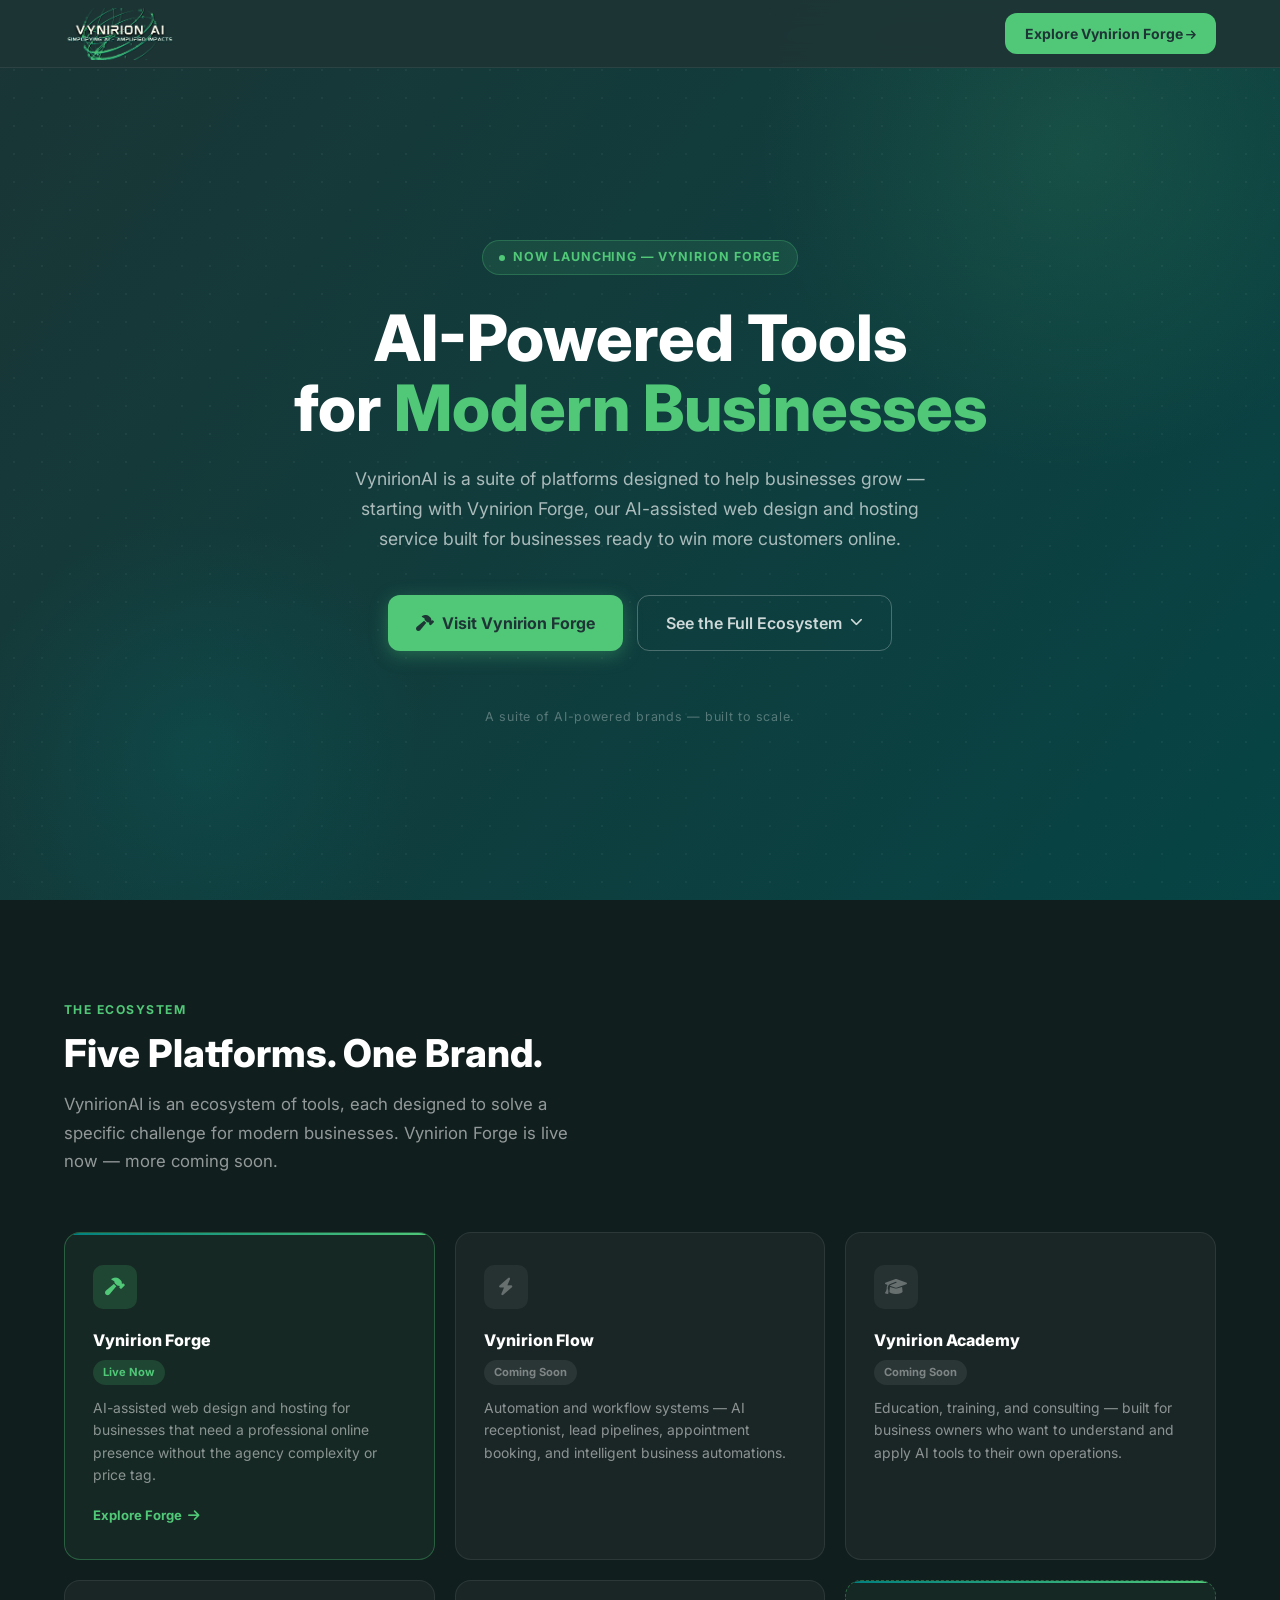
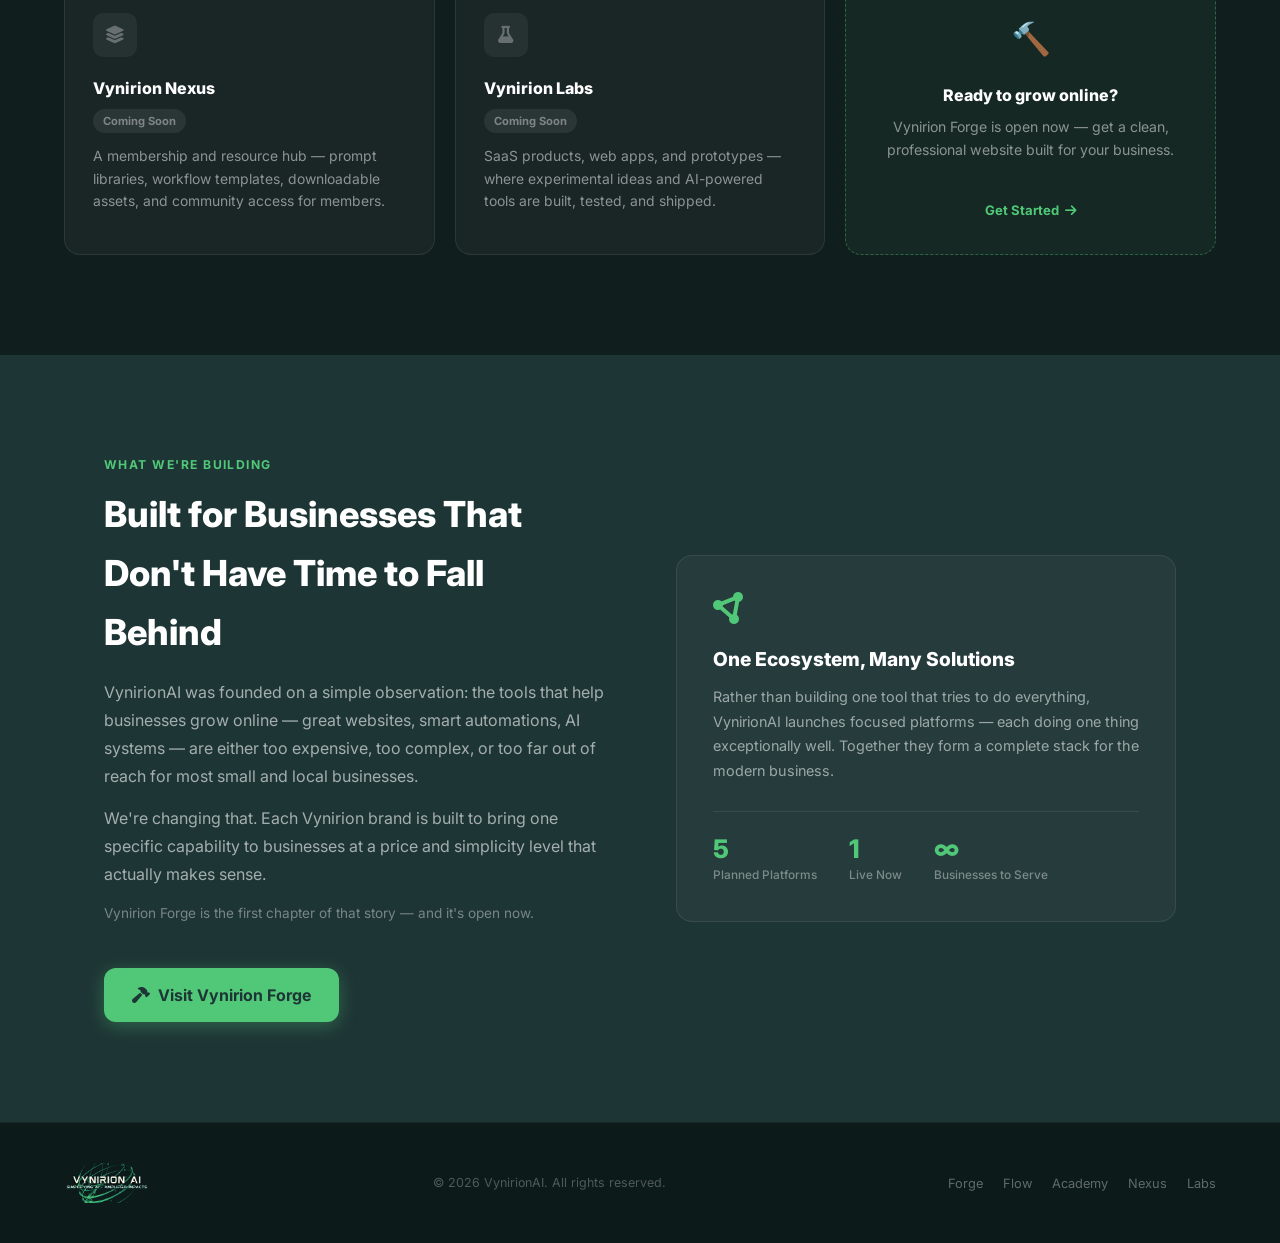
<file: index.html>
<!DOCTYPE html>
<html lang="en">
<head>
  <meta charset="UTF-8">
  <meta name="viewport" content="width=device-width, initial-scale=1.0">
  <title>VynirionAI — AI-Powered Tools for Modern Businesses</title>
  <meta name="description" content="VynirionAI is a suite of AI-powered platforms built for modern businesses. Currently launching Vynirion Forge — professional web design for businesses ready to grow.">

  <meta property="og:type"        content="website">
  <meta property="og:title"       content="VynirionAI — AI-Powered Tools for Modern Businesses">
  <meta property="og:description" content="The brand behind Vynirion Forge, Flow, Academy, Nexus, and Labs. Currently launching web design services for local businesses.">
  <meta property="og:url"         content="https://vynirionai.com"><!-- UPDATE -->
  <meta property="og:image"       content="https://vynirionai.com/assets/og.jpg"><!-- UPDATE -->
  <meta name="twitter:card"       content="summary_large_image">

  <link rel="icon" type="image/png" href="assets/vynirionai-logo.png">
  <link href="https://fonts.googleapis.com/css2?family=Inter:wght@400;500;600;700;800&display=swap" rel="stylesheet">
  <link rel="stylesheet" href="https://cdnjs.cloudflare.com/ajax/libs/font-awesome/6.5.0/css/all.min.css">
  <link rel="stylesheet" href="style.css?v=3">
</head>
<body>

  <!-- NAV -->
  <nav id="nav">
    <a href="#" class="nav-logo">
      <img src="assets/vynirionai-logo.png" alt="VynirionAI" class="nav-logo-img" style="width:112px;height:52px;object-fit:cover;object-position:center;">
    </a>
    <a href="/vynirion-forge/" class="nav-cta">
      Explore Vynirion Forge <i class="fa-solid fa-arrow-right" style="font-size:.8em;"></i>
    </a>
  </nav>


  <!-- HERO -->
  <section class="hero">
    <div class="hero-grid"></div>
    <div class="hero-inner">

      <div class="hero-eyebrow">
        <span></span> Now Launching — Vynirion Forge
      </div>

      <h1>AI-Powered Tools<br>for <em>Modern Businesses</em></h1>

      <p class="hero-sub">
        VynirionAI is a suite of platforms designed to help businesses grow — starting with Vynirion Forge, our AI-assisted web design and hosting service built for businesses ready to win more customers online.
      </p>

      <div class="hero-actions">
        <a href="/vynirion-forge/" class="btn-primary">
          <i class="fa-solid fa-hammer"></i> Visit Vynirion Forge
        </a>
        <a href="#ecosystem" class="btn-ghost">
          See the Full Ecosystem <i class="fa-solid fa-chevron-down" style="font-size:.8em;"></i>
        </a>
      </div>

      <p class="hero-powered">A suite of AI-powered brands &mdash; built to scale.</p>
    </div>
  </section>


  <!-- ECOSYSTEM SECTION -->
  <section class="ecosystem" id="ecosystem">
    <div style="max-width:1200px;margin:0 auto;">
      <div class="section-header">
        <div class="section-label">The Ecosystem</div>
        <h2 class="section-title">Five Platforms. One Brand.</h2>
        <p class="section-sub">VynirionAI is an ecosystem of tools, each designed to solve a specific challenge for modern businesses. Vynirion Forge is live now — more coming soon.</p>
      </div>

      <div class="eco-grid">

        <!-- Forge — ACTIVE -->
        <a href="/vynirion-forge/" class="eco-card active">
          <div class="eco-card-icon"><i class="fa-solid fa-hammer"></i></div>
          <h3>Vynirion Forge</h3>
          <span class="eco-tag tag-live">Live Now</span>
          <p>AI-assisted web design and hosting for businesses that need a professional online presence without the agency complexity or price tag.</p>
          <span class="eco-arrow">Explore Forge <i class="fa-solid fa-arrow-right"></i></span>
        </a>

        <!-- Flow — Coming Soon -->
        <div class="eco-card coming-soon">
          <div class="eco-card-icon" style="background:rgba(255,255,255,.05);color:rgba(255,255,255,.3);"><i class="fa-solid fa-bolt"></i></div>
          <h3>Vynirion Flow</h3>
          <span class="eco-tag tag-soon">Coming Soon</span>
          <p>Automation and workflow systems — AI receptionist, lead pipelines, appointment booking, and intelligent business automations.</p>
        </div>

        <!-- Academy — Coming Soon -->
        <div class="eco-card coming-soon">
          <div class="eco-card-icon" style="background:rgba(255,255,255,.05);color:rgba(255,255,255,.3);"><i class="fa-solid fa-graduation-cap"></i></div>
          <h3>Vynirion Academy</h3>
          <span class="eco-tag tag-soon">Coming Soon</span>
          <p>Education, training, and consulting — built for business owners who want to understand and apply AI tools to their own operations.</p>
        </div>

        <!-- Nexus — Coming Soon -->
        <div class="eco-card coming-soon">
          <div class="eco-card-icon" style="background:rgba(255,255,255,.05);color:rgba(255,255,255,.3);"><i class="fa-solid fa-layer-group"></i></div>
          <h3>Vynirion Nexus</h3>
          <span class="eco-tag tag-soon">Coming Soon</span>
          <p>A membership and resource hub — prompt libraries, workflow templates, downloadable assets, and community access for members.</p>
        </div>

        <!-- Labs — Coming Soon -->
        <div class="eco-card coming-soon">
          <div class="eco-card-icon" style="background:rgba(255,255,255,.05);color:rgba(255,255,255,.3);"><i class="fa-solid fa-flask"></i></div>
          <h3>Vynirion Labs</h3>
          <span class="eco-tag tag-soon">Coming Soon</span>
          <p>SaaS products, web apps, and prototypes — where experimental ideas and AI-powered tools are built, tested, and shipped.</p>
        </div>

        <!-- Forge CTA card -->
        <a href="/vynirion-forge/" class="eco-card active" style="display:flex;flex-direction:column;justify-content:center;text-align:center;border-style:dashed;border-color:rgba(80,200,120,.4);"><!-- UPDATE href -->
          <div style="font-size:2rem;margin-bottom:16px;">🔨</div>
          <h3 style="margin-bottom:8px;">Ready to grow online?</h3>
          <p style="margin-bottom:20px;font-size:.88rem;">Vynirion Forge is open now — get a clean, professional website built for your business.</p>
          <span class="eco-arrow" style="justify-content:center;">Get Started <i class="fa-solid fa-arrow-right"></i></span>
        </a>

      </div>
    </div>
  </section>


  <!-- MISSION SECTION -->
  <section class="mission-section">
    <div class="mission">
      <div>
        <div class="mission-label">What We're Building</div>
        <h2>Built for Businesses That Don't Have Time to Fall Behind</h2>
        <p>VynirionAI was founded on a simple observation: the tools that help businesses grow online — great websites, smart automations, AI systems — are either too expensive, too complex, or too far out of reach for most small and local businesses.</p>
        <p>We're changing that. Each Vynirion brand is built to bring one specific capability to businesses at a price and simplicity level that actually makes sense.</p>
        <p style="color:rgba(255,255,255,.4);font-size:.85rem;">Vynirion Forge is the first chapter of that story — and it's open now.</p>
        <!-- UPDATE: replace # -->
        <a href="/vynirion-forge/" class="btn-primary" style="margin-top:28px;display:inline-flex;">
          <i class="fa-solid fa-hammer"></i> Visit Vynirion Forge
        </a>
      </div>

      <div>
        <div class="mission-card">
          <i class="fa-solid fa-circle-nodes"></i>
          <h3>One Ecosystem, Many Solutions</h3>
          <p>Rather than building one tool that tries to do everything, VynirionAI launches focused platforms — each doing one thing exceptionally well. Together they form a complete stack for the modern business.</p>
          <div class="mission-stat">
            <div>
              <div class="mstat-num">5</div>
              <div class="mstat-label">Planned Platforms</div>
            </div>
            <div>
              <div class="mstat-num">1</div>
              <div class="mstat-label">Live Now</div>
            </div>
            <div>
              <div class="mstat-num">∞</div>
              <div class="mstat-label">Businesses to Serve</div>
            </div>
          </div>
        </div>
      </div>
    </div>
  </section>


  <!-- FOOTER -->
  <footer>
    <a href="#" class="footer-logo">
      <img src="assets/vynirionai-logo.png" alt="VynirionAI" class="footer-logo-img" style="width:86px;height:40px;object-fit:cover;object-position:center;">
    </a>
    <span class="footer-copy">&copy; 2026 VynirionAI. All rights reserved.</span>
    <div class="footer-links">
      <!-- UPDATE: add real links as each brand launches -->
      <a href="/vynirion-forge/">Forge</a>
      <a href="#">Flow</a>
      <a href="#">Academy</a>
      <a href="#">Nexus</a>
      <a href="#">Labs</a>
    </div>
  </footer>


  <script src="script.js?v=3"></script>
</body>
</html>
</file>
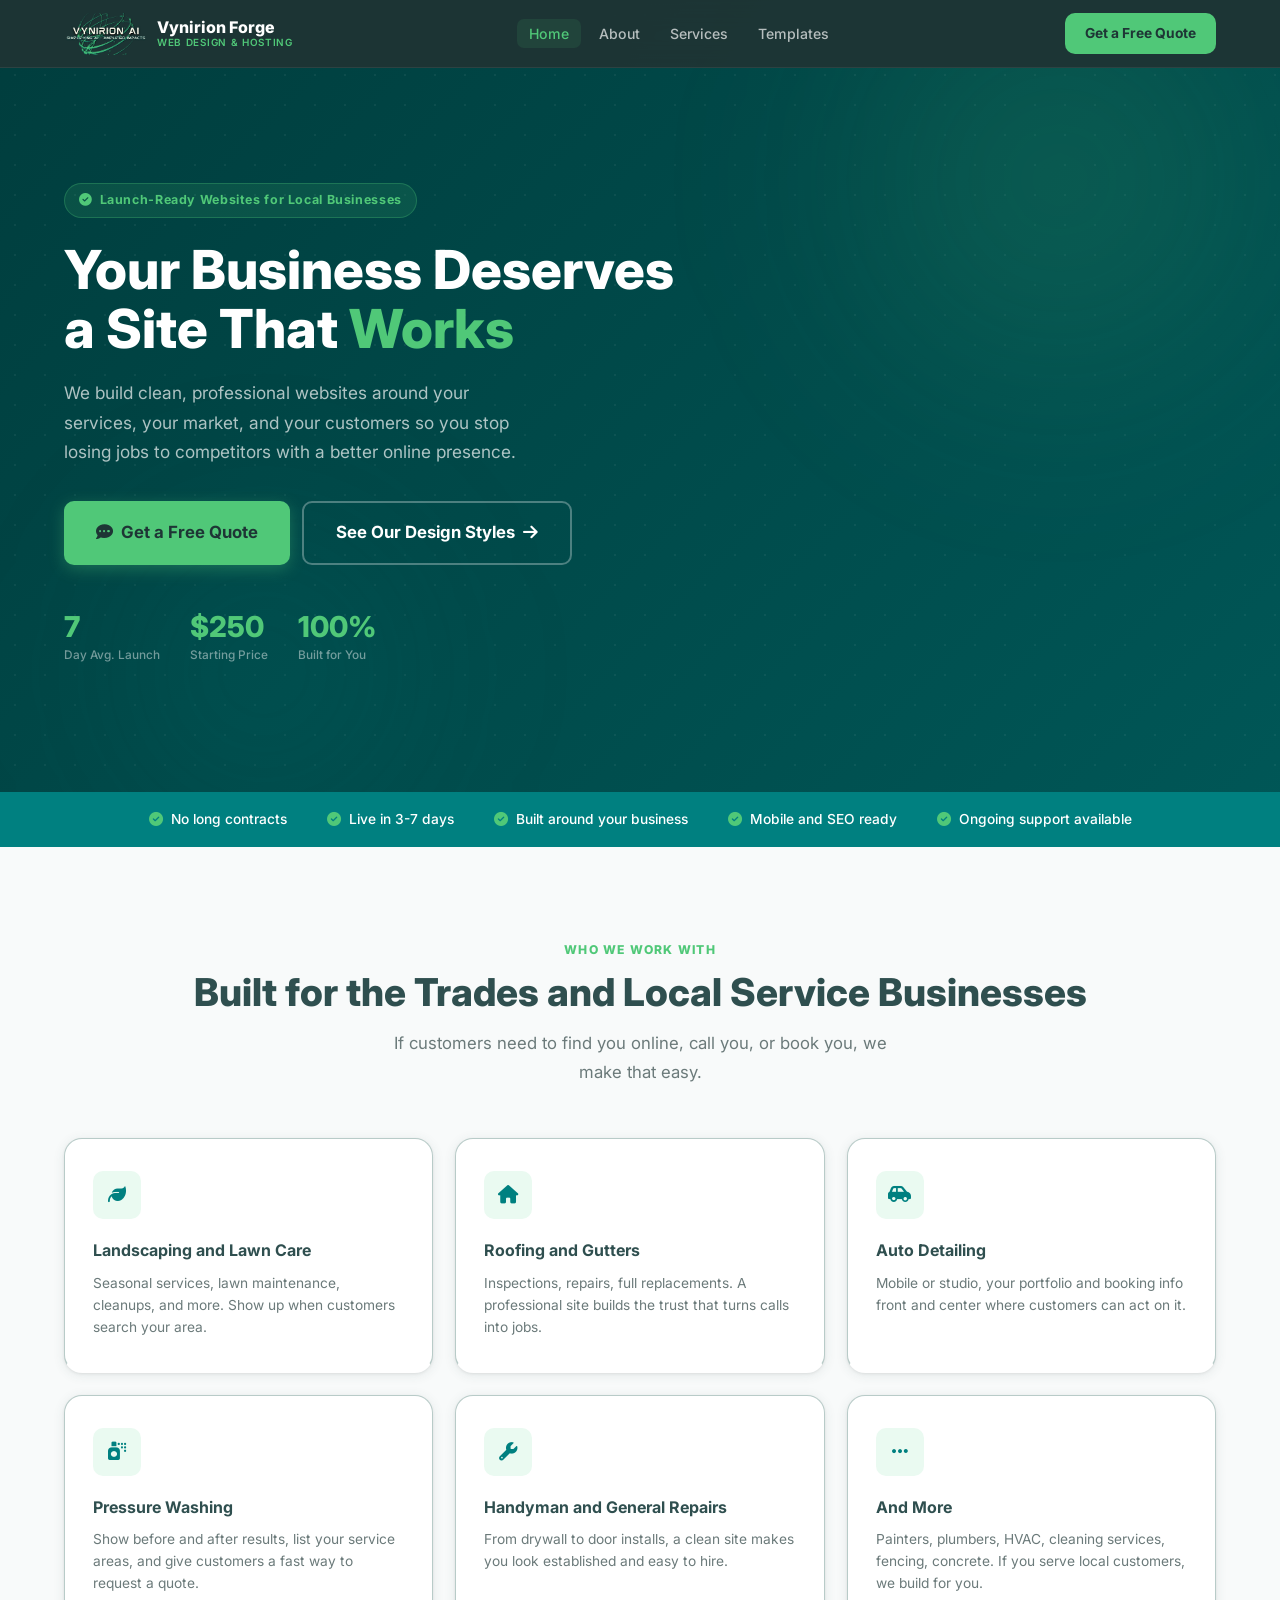
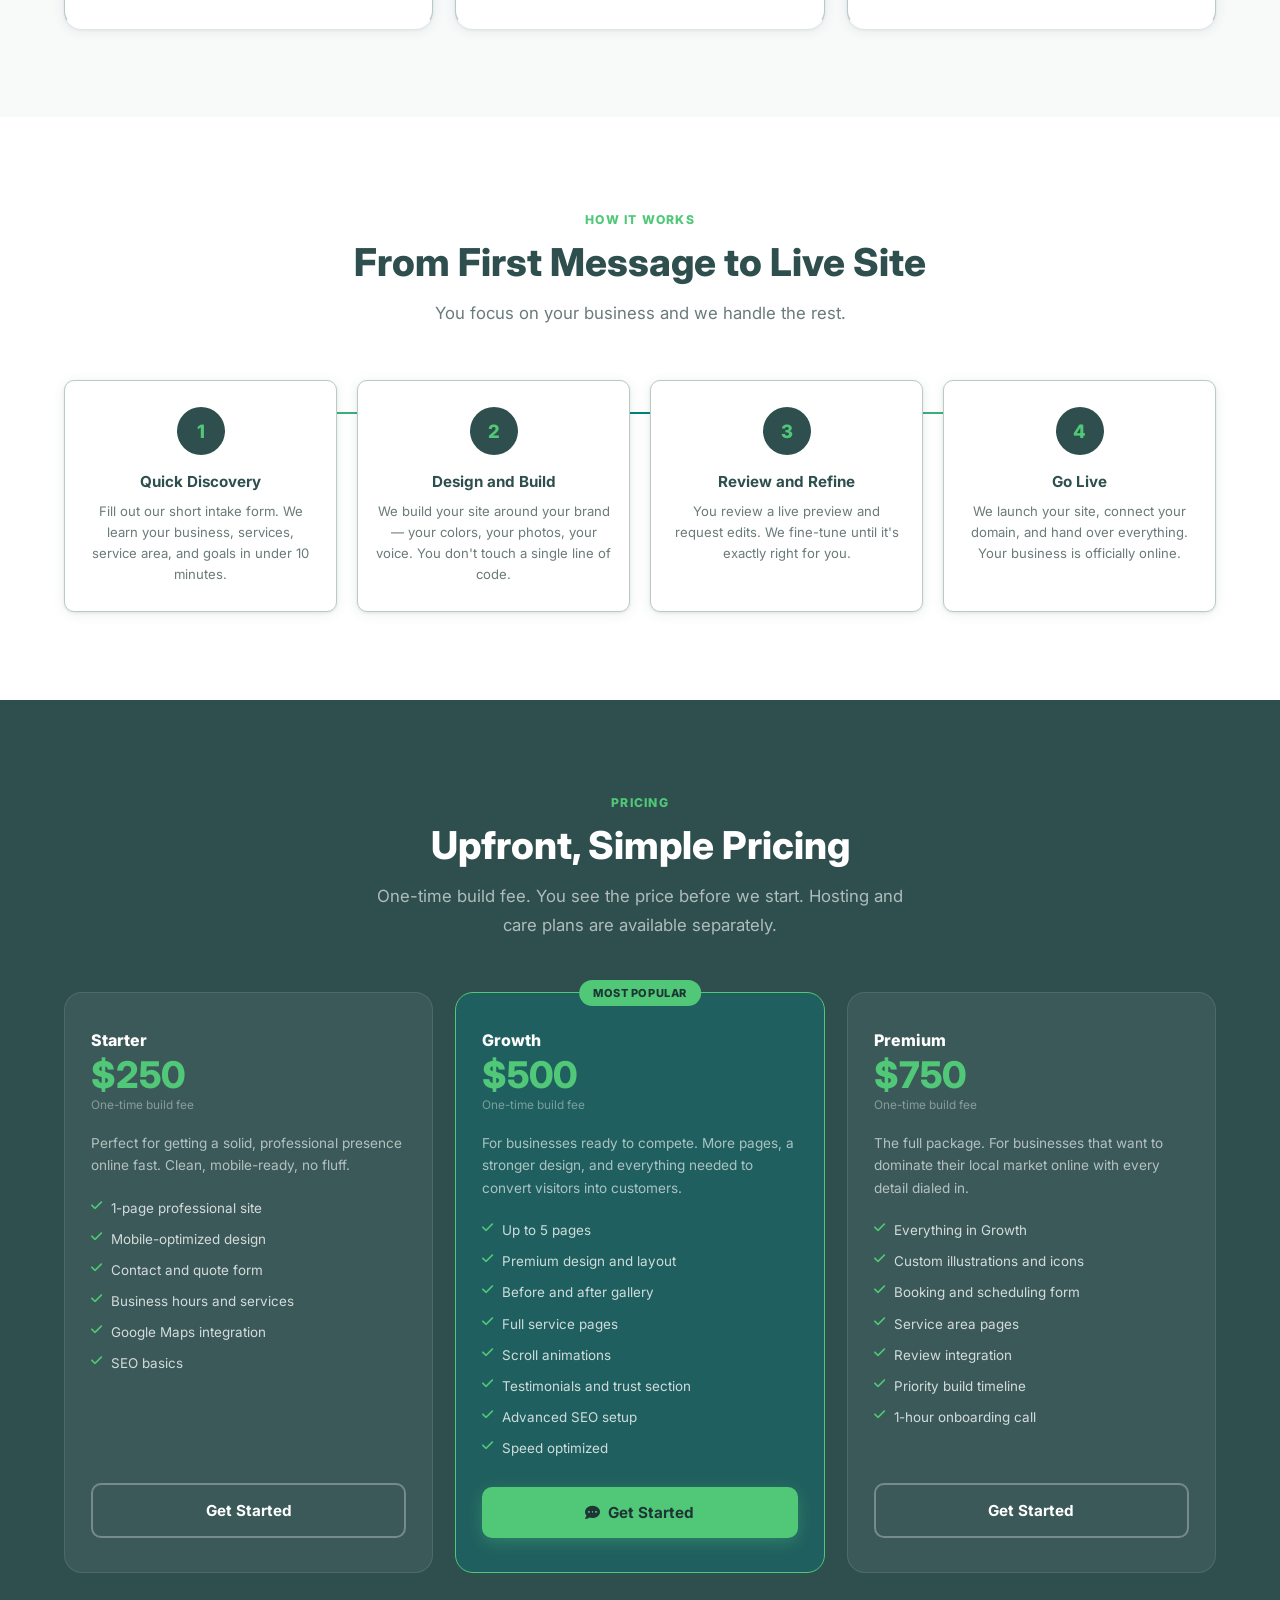
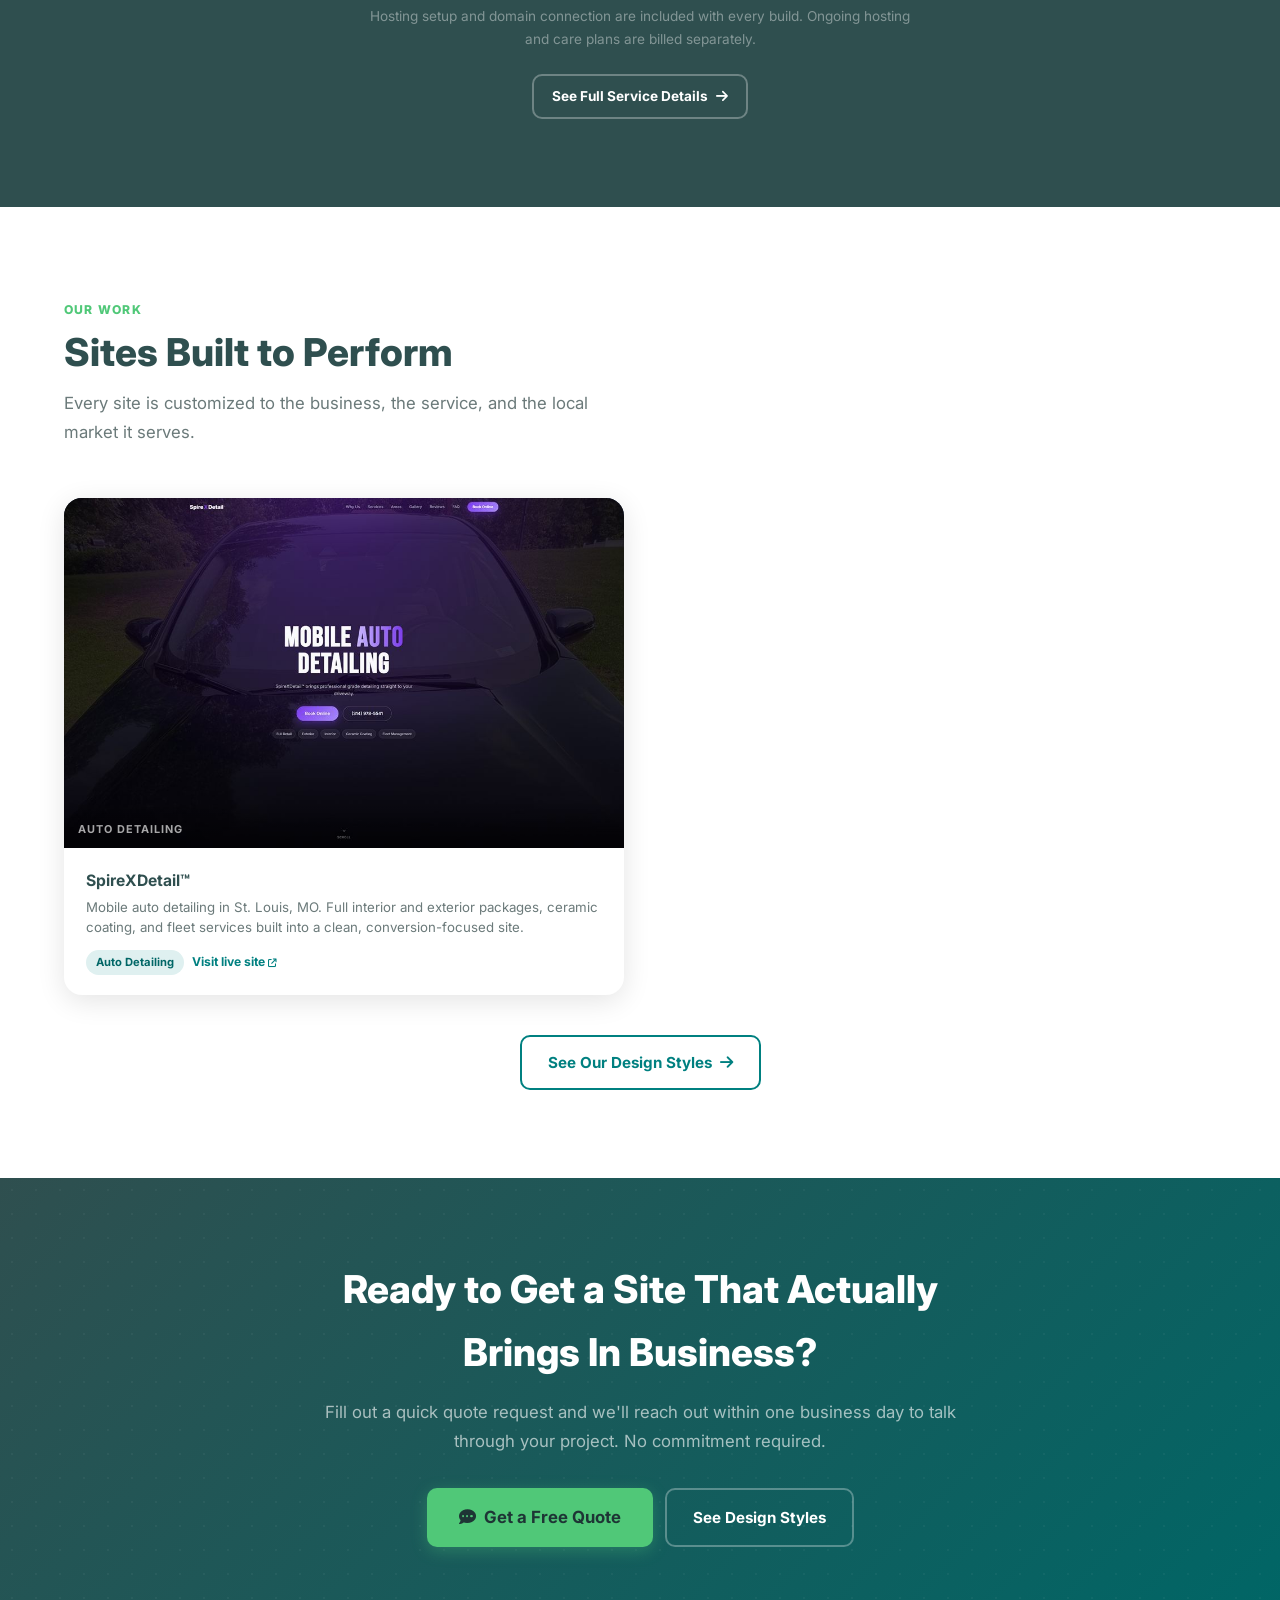
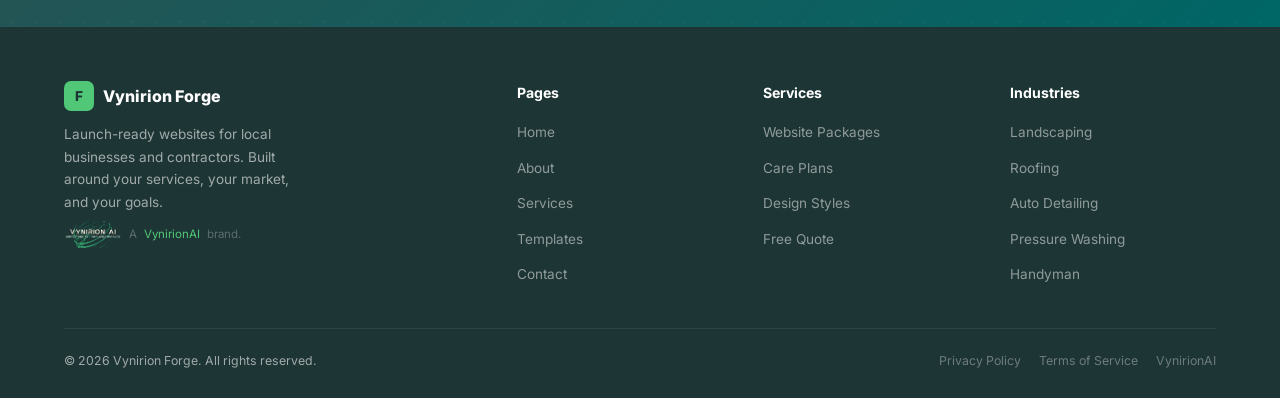
<file: vynirion-forge/index.html>
<!DOCTYPE html>
<html lang="en">
<head>
  <meta charset="UTF-8">
  <meta name="viewport" content="width=device-width, initial-scale=1.0">
  <title>Vynirion Forge — Professional Websites for Local Businesses</title>
  <meta name="description" content="Vynirion Forge builds professional, launch-ready websites for contractors and local businesses. Landscapers, roofers, detailers, handymen — if customers need to find you online, we build it right.">
  <link rel="icon" type="image/png" href="assets/vynirionai-logo.png">
  <link href="https://fonts.googleapis.com/css2?family=Inter:wght@400;500;600;700;800&display=swap" rel="stylesheet">
  <link rel="stylesheet" href="https://cdnjs.cloudflare.com/ajax/libs/font-awesome/6.5.0/css/all.min.css">
  <link rel="stylesheet" href="style.css?v=3">
</head>
<body>

  <!-- NAV -->
  <nav class="site-nav" id="site-nav">
    <a href="index.html" class="nav-logo">
      <img src="assets/vynirionai-logo.png" alt="VynirionAI" class="nav-logo-img">
      <div class="nav-logo-wrap">
        <span class="nav-logo-name">Vynirion Forge</span>
        <span class="nav-logo-sub">Web Design &amp; Hosting</span>
      </div>
    </a>
    <ul class="nav-links">
      <li><a href="index.html" class="active">Home</a></li>
      <li><a href="about.html">About</a></li>
      <li><a href="services.html">Services</a></li>
      <li><a href="templates.html">Templates</a></li>
    </ul>
    <a href="contact.html" class="nav-cta">Get a Free Quote</a>
    <button class="hamburger" id="hamburger" aria-label="Toggle menu" aria-expanded="false">
      <span></span><span></span><span></span>
    </button>
  </nav>

  <!-- MOBILE NAV -->
  <div class="mobile-nav" id="mobile-nav">
    <a href="index.html" class="active">Home</a>
    <a href="about.html">About</a>
    <a href="services.html">Services</a>
    <a href="templates.html">Templates</a>
    <a href="contact.html" class="mob-cta">Get a Free Quote</a>
  </div>

  <!-- MOBILE CTA BAR -->
  <div class="mobile-cta-bar">
    <a href="contact.html"><i class="fa-solid fa-comment-dots"></i> Get a Free Quote</a>
  </div>


  <!-- HERO -->
  <section class="home-hero home-hero--single">
    <div class="home-hero-glow glow-1"></div>
    <div class="home-hero-glow glow-2"></div>

    <div class="home-hero-content">
      <div class="home-hero-badge">
        <i class="fa-solid fa-circle-check" style="color:var(--emerald);font-size:.8rem;"></i>
        Launch-Ready Websites for Local Businesses
      </div>

      <h1>Your Business Deserves<br>a Site That <em>Works</em></h1>

      <p>We build clean, professional websites around your services, your market, and your customers so you stop losing jobs to competitors with a better online presence.</p>

      <div class="hero-btns">
        <a href="contact.html" class="btn btn-em btn-lg"><i class="fa-solid fa-comment-dots"></i> Get a Free Quote</a>
        <a href="templates.html" class="btn btn-outline-w btn-lg">See Our Design Styles <i class="fa-solid fa-arrow-right"></i></a>
      </div>

      <div class="hero-stats">
        <div>
          <div class="hstat-num">7</div>
          <div class="hstat-label">Day Avg. Launch</div>
        </div>
        <div>
          <div class="hstat-num">$250</div>
          <div class="hstat-label">Starting Price</div>
        </div>
        <div>
          <div class="hstat-num">100%</div>
          <div class="hstat-label">Built for You</div>
        </div>
      </div>
    </div>
  </section>


  <!-- TRUST BAR -->
  <div class="trust-bar">
    <div class="trust-item"><i class="fa-solid fa-circle-check"></i> No long contracts</div>
    <div class="trust-item"><i class="fa-solid fa-circle-check"></i> Live in 3-7 days</div>
    <div class="trust-item"><i class="fa-solid fa-circle-check"></i> Built around your business</div>
    <div class="trust-item"><i class="fa-solid fa-circle-check"></i> Mobile and SEO ready</div>
    <div class="trust-item"><i class="fa-solid fa-circle-check"></i> Ongoing support available</div>
  </div>


  <!-- WHO WE BUILD FOR -->
  <section class="bg-light">
    <div class="wrap">
      <div class="section-header center">
        <div class="label">Who We Work With</div>
        <h2 class="h2">Built for the Trades and Local Service Businesses</h2>
        <p class="lead">If customers need to find you online, call you, or book you, we make that easy.</p>
      </div>

      <div class="svc-grid">
        <div class="svc-card">
          <div class="svc-icon"><i class="fa-solid fa-leaf"></i></div>
          <h3>Landscaping and Lawn Care</h3>
          <p>Seasonal services, lawn maintenance, cleanups, and more. Show up when customers search your area.</p>
        </div>
        <div class="svc-card">
          <div class="svc-icon"><i class="fa-solid fa-house"></i></div>
          <h3>Roofing and Gutters</h3>
          <p>Inspections, repairs, full replacements. A professional site builds the trust that turns calls into jobs.</p>
        </div>
        <div class="svc-card">
          <div class="svc-icon"><i class="fa-solid fa-car-side"></i></div>
          <h3>Auto Detailing</h3>
          <p>Mobile or studio, your portfolio and booking info front and center where customers can act on it.</p>
        </div>
        <div class="svc-card">
          <div class="svc-icon"><i class="fa-solid fa-spray-can"></i></div>
          <h3>Pressure Washing</h3>
          <p>Show before and after results, list your service areas, and give customers a fast way to request a quote.</p>
        </div>
        <div class="svc-card">
          <div class="svc-icon"><i class="fa-solid fa-wrench"></i></div>
          <h3>Handyman and General Repairs</h3>
          <p>From drywall to door installs, a clean site makes you look established and easy to hire.</p>
        </div>
        <div class="svc-card">
          <div class="svc-icon"><i class="fa-solid fa-ellipsis"></i></div>
          <h3>And More</h3>
          <p>Painters, plumbers, HVAC, cleaning services, fencing, concrete. If you serve local customers, we build for you.</p>
        </div>
      </div>
    </div>
  </section>


  <!-- HOW IT WORKS -->
  <section>
    <div class="wrap">
      <div class="section-header center">
        <div class="label">How It Works</div>
        <h2 class="h2">From First Message to Live Site</h2>
        <p class="lead">You focus on your business and we handle the rest.</p>
      </div>

      <div class="process-grid">
        <div class="step">
          <div class="step-num">1</div>
          <h3>Quick Discovery</h3>
          <p>Fill out our short intake form. We learn your business, services, service area, and goals in under 10 minutes.</p>
        </div>
        <div class="step">
          <div class="step-num">2</div>
          <h3>Design and Build</h3>
          <p>We build your site around your brand — your colors, your photos, your voice. You don't touch a single line of code.</p>
        </div>
        <div class="step">
          <div class="step-num">3</div>
          <h3>Review and Refine</h3>
          <p>You review a live preview and request edits. We fine-tune until it's exactly right for you.</p>
        </div>
        <div class="step">
          <div class="step-num">4</div>
          <h3>Go Live</h3>
          <p>We launch your site, connect your domain, and hand over everything. Your business is officially online.</p>
        </div>
      </div>
    </div>
  </section>


  <!-- PACKAGES -->
  <section class="bg-slate">
    <div class="wrap">
      <div class="section-header center on-dark">
        <div class="label">Pricing</div>
        <h2 class="h2">Upfront, Simple Pricing</h2>
        <p class="lead">One-time build fee. You see the price before we start. Hosting and care plans are available separately.</p>
      </div>

      <div class="pkg-grid">
        <div class="pkg-card">
          <div class="pkg-name">Starter</div>
          <div class="pkg-price">$250</div>
          <div class="pkg-price-note">One-time build fee</div>
          <div class="pkg-desc">Perfect for getting a solid, professional presence online fast. Clean, mobile-ready, no fluff.</div>
          <ul class="pkg-list">
            <li><i class="fa-solid fa-check"></i> 1-page professional site</li>
            <li><i class="fa-solid fa-check"></i> Mobile-optimized design</li>
            <li><i class="fa-solid fa-check"></i> Contact and quote form</li>
            <li><i class="fa-solid fa-check"></i> Business hours and services</li>
            <li><i class="fa-solid fa-check"></i> Google Maps integration</li>
            <li><i class="fa-solid fa-check"></i> SEO basics</li>
          </ul>
          <div class="pkg-footer">
            <a href="contact.html" class="btn btn-outline-w" style="width:100%;justify-content:center;">Get Started</a>
          </div>
        </div>

        <div class="pkg-card featured">
          <div class="pkg-badge">Most Popular</div>
          <div class="pkg-name">Growth</div>
          <div class="pkg-price">$500</div>
          <div class="pkg-price-note">One-time build fee</div>
          <div class="pkg-desc">For businesses ready to compete. More pages, a stronger design, and everything needed to convert visitors into customers.</div>
          <ul class="pkg-list">
            <li><i class="fa-solid fa-check"></i> Up to 5 pages</li>
            <li><i class="fa-solid fa-check"></i> Premium design and layout</li>
            <li><i class="fa-solid fa-check"></i> Before and after gallery</li>
            <li><i class="fa-solid fa-check"></i> Full service pages</li>
            <li><i class="fa-solid fa-check"></i> Scroll animations</li>
            <li><i class="fa-solid fa-check"></i> Testimonials and trust section</li>
            <li><i class="fa-solid fa-check"></i> Advanced SEO setup</li>
            <li><i class="fa-solid fa-check"></i> Speed optimized</li>
          </ul>
          <div class="pkg-footer">
            <a href="contact.html" class="btn btn-em" style="width:100%;justify-content:center;"><i class="fa-solid fa-comment-dots"></i> Get Started</a>
          </div>
        </div>

        <div class="pkg-card">
          <div class="pkg-name">Premium</div>
          <div class="pkg-price">$750</div>
          <div class="pkg-price-note">One-time build fee</div>
          <div class="pkg-desc">The full package. For businesses that want to dominate their local market online with every detail dialed in.</div>
          <ul class="pkg-list">
            <li><i class="fa-solid fa-check"></i> Everything in Growth</li>
            <li><i class="fa-solid fa-check"></i> Custom illustrations and icons</li>
            <li><i class="fa-solid fa-check"></i> Booking and scheduling form</li>
            <li><i class="fa-solid fa-check"></i> Service area pages</li>
            <li><i class="fa-solid fa-check"></i> Review integration</li>
            <li><i class="fa-solid fa-check"></i> Priority build timeline</li>
            <li><i class="fa-solid fa-check"></i> 1-hour onboarding call</li>
          </ul>
          <div class="pkg-footer">
            <a href="contact.html" class="btn btn-outline-w" style="width:100%;justify-content:center;">Get Started</a>
          </div>
        </div>
      </div>

      <p class="pkg-note">Hosting setup and domain connection are included with every build. Ongoing hosting and care plans are billed separately.</p>
      <div style="text-align:center;margin-top:24px;">
        <a href="services.html" class="btn btn-outline-w btn-sm">See Full Service Details <i class="fa-solid fa-arrow-right"></i></a>
      </div>
    </div>
  </section>


  <!-- OUR WORK -->
  <section>
    <div class="wrap">
      <div class="section-header">
        <div class="label">Our Work</div>
        <h2 class="h2">Sites Built to Perform</h2>
        <p class="lead">Every site is customized to the business, the service, and the local market it serves.</p>
      </div>

      <div class="work-grid" style="grid-template-columns:1fr;max-width:560px;">

        <!-- SpireX Detail — real client -->
        <div class="work-card">
          <div class="work-thumb wt-spirex" style="overflow:hidden;position:relative;">
            <img src="assets/spirex-screenshot.jpg" alt="SpireX Detail Website" loading="lazy" style="width:100%;height:100%;object-fit:cover;position:absolute;inset:0;">
            <div class="work-thumb-label">Auto Detailing</div>
          </div>
          <div class="work-info">
            <h3>SpireXDetail&#8482;</h3>
            <p>Mobile auto detailing in St. Louis, MO. Full interior and exterior packages, ceramic coating, and fleet services built into a clean, conversion-focused site.</p>
            <div style="display:flex;gap:8px;align-items:center;flex-wrap:wrap;">
              <span class="work-pill">Auto Detailing</span>
              <a href="https://spirexdetail.com" target="_blank" rel="noopener" style="font-size:.76rem;color:var(--teal);font-weight:700;text-decoration:none;">Visit live site <i class="fa-solid fa-arrow-up-right-from-square" style="font-size:.7em;"></i></a>
            </div>
          </div>
        </div>

      </div>

      <div style="text-align:center;margin-top:40px;">
        <a href="templates.html" class="btn btn-outline-em">See Our Design Styles <i class="fa-solid fa-arrow-right"></i></a>
      </div>
    </div>
  </section>


  <!-- CTA BAND -->
  <section class="cta-band">
    <div class="cta-band-inner">
      <h2>Ready to Get a Site That Actually Brings In Business?</h2>
      <p>Fill out a quick quote request and we'll reach out within one business day to talk through your project. No commitment required.</p>
      <div class="cta-btns">
        <a href="contact.html" class="btn btn-em btn-lg"><i class="fa-solid fa-comment-dots"></i> Get a Free Quote</a>
        <a href="templates.html" class="btn btn-outline-w">See Design Styles</a>
      </div>
    </div>
  </section>


  <!-- FOOTER -->
  <footer class="site-footer">
    <div class="wrap">
      <div class="footer-grid">
        <div>
          <a href="index.html" class="footer-brand-link">
            <div class="footer-brand-mark">F</div>
            <span class="footer-brand-name">Vynirion Forge</span>
          </a>
          <p class="footer-tagline">Launch-ready websites for local businesses and contractors. Built around your services, your market, and your goals.</p>
          <p class="footer-powered"><img src="assets/vynirionai-logo.png" alt="VynirionAI" class="footer-powered-logo"> A <a href="https://vynirionai.com">VynirionAI</a> brand.</p>
        </div>
        <div class="footer-col">
          <h4>Pages</h4>
          <ul>
            <li><a href="index.html">Home</a></li>
            <li><a href="about.html">About</a></li>
            <li><a href="services.html">Services</a></li>
            <li><a href="templates.html">Templates</a></li>
            <li><a href="contact.html">Contact</a></li>
          </ul>
        </div>
        <div class="footer-col">
          <h4>Services</h4>
          <ul>
            <li><a href="services.html">Website Packages</a></li>
            <li><a href="services.html#care">Care Plans</a></li>
            <li><a href="templates.html">Design Styles</a></li>
            <li><a href="contact.html">Free Quote</a></li>
          </ul>
        </div>
        <div class="footer-col">
          <h4>Industries</h4>
          <ul>
            <li><a href="contact.html">Landscaping</a></li>
            <li><a href="contact.html">Roofing</a></li>
            <li><a href="contact.html">Auto Detailing</a></li>
            <li><a href="contact.html">Pressure Washing</a></li>
            <li><a href="contact.html">Handyman</a></li>
          </ul>
        </div>
      </div>

      <div class="footer-bottom">
        <span>&copy; 2026 Vynirion Forge. All rights reserved.</span>
        <div class="footer-legal">
          <a href="privacy-policy.html">Privacy Policy</a>
          <a href="terms-of-service.html">Terms of Service</a>
          <a href="https://vynirionai.com">VynirionAI</a>
        </div>
      </div>
    </div>
  </footer>

  <button class="back-top" id="back-top" aria-label="Back to top">
    <i class="fa-solid fa-chevron-up"></i>
  </button>

  <script src="script.js?v=3"></script>
</body>
</html>
</file>
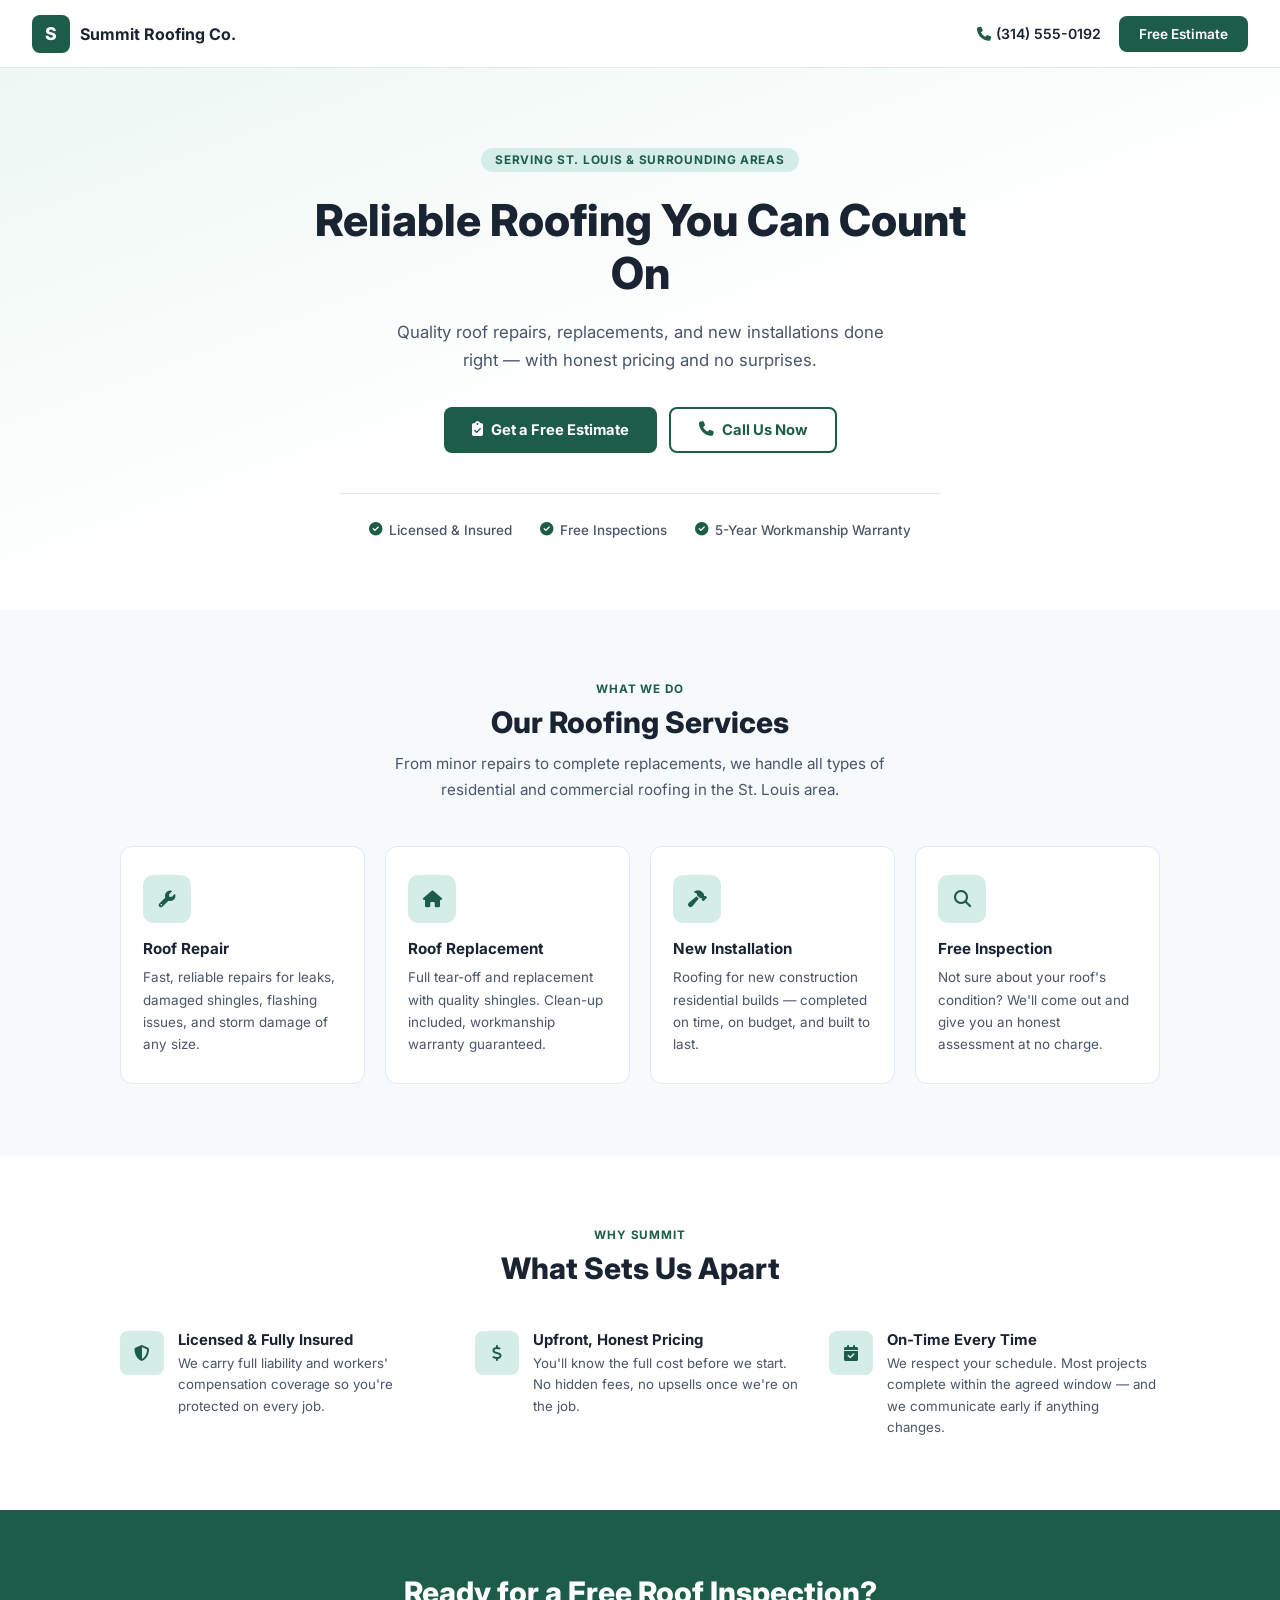
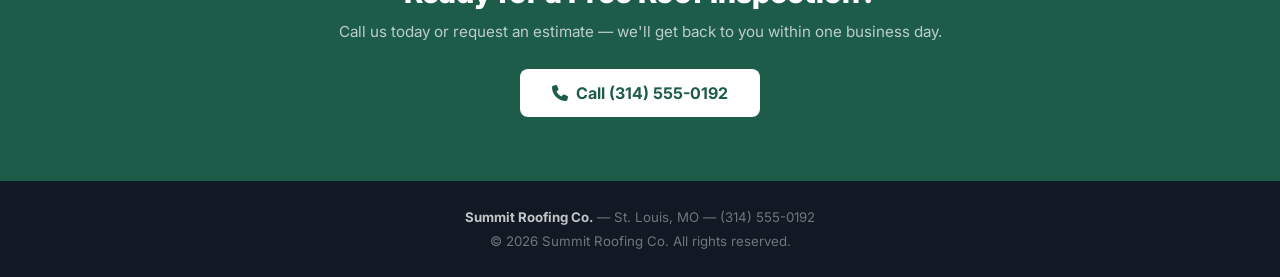
<file: vynirion-forge/demos/tier1/index.html>
<!DOCTYPE html>
<html lang="en">
<head>
  <meta charset="UTF-8">
  <meta name="viewport" content="width=device-width, initial-scale=1.0">
  <title>Summit Roofing Co. — Trusted Local Roofers in St. Louis</title>
  <link href="https://fonts.googleapis.com/css2?family=Inter:wght@400;500;600;700;800&display=swap" rel="stylesheet">
  <link rel="stylesheet" href="https://cdnjs.cloudflare.com/ajax/libs/font-awesome/6.5.0/css/all.min.css">
  <style>
    *, *::before, *::after { box-sizing: border-box; margin: 0; padding: 0; }
    body { font-family: 'Inter', sans-serif; color: #1a2332; background: #fff; }
    a { text-decoration: none; color: inherit; }

    nav {
      display: flex; align-items: center; justify-content: space-between;
      padding: 0 32px; height: 68px; background: #fff;
      border-bottom: 1px solid #e2e8f0; position: sticky; top: 0; z-index: 100;
    }
    .nav-logo { display: flex; align-items: center; gap: 10px; }
    .nav-logo-mark {
      width: 38px; height: 38px; background: #1e5c4a; color: #fff;
      border-radius: 8px; display: flex; align-items: center; justify-content: center;
      font-weight: 800; font-size: 1.1rem;
    }
    .nav-logo-name { font-weight: 700; font-size: 1rem; }
    .nav-right { display: flex; align-items: center; gap: 18px; }
    .nav-phone { font-size: .88rem; font-weight: 600; }
    .nav-phone i { color: #1e5c4a; margin-right: 5px; }
    .nav-btn {
      background: #1e5c4a; color: #fff; padding: 10px 20px;
      border-radius: 8px; font-weight: 600; font-size: .85rem;
    }

    .hero {
      background: linear-gradient(160deg, #edf7f4 0%, #fff 55%);
      padding: 80px 32px 72px; text-align: center;
    }
    .hero-tag {
      display: inline-block; background: #d4ede6; color: #1e5c4a;
      font-size: .74rem; font-weight: 700; padding: 5px 14px;
      border-radius: 20px; margin-bottom: 22px; text-transform: uppercase; letter-spacing: .06em;
    }
    .hero h1 {
      font-size: 2.75rem; font-weight: 800; line-height: 1.2;
      margin-bottom: 18px; max-width: 680px; margin-left: auto; margin-right: auto;
    }
    .hero p {
      font-size: 1.05rem; color: #4a5568; max-width: 520px;
      margin: 0 auto 32px; line-height: 1.7;
    }
    .hero-btns { display: flex; gap: 12px; justify-content: center; flex-wrap: wrap; margin-bottom: 40px; }
    .btn-primary {
      background: #1e5c4a; color: #fff; padding: 14px 28px;
      border-radius: 8px; font-weight: 700; font-size: .92rem;
      display: inline-flex; align-items: center; gap: 8px;
    }
    .btn-outline {
      border: 2px solid #1e5c4a; color: #1e5c4a; padding: 12px 28px;
      border-radius: 8px; font-weight: 700; font-size: .92rem;
      display: inline-flex; align-items: center; gap: 8px; background: transparent;
    }
    .hero-trust {
      display: flex; gap: 28px; justify-content: center; flex-wrap: wrap;
      padding-top: 28px; border-top: 1px solid #e2e8f0; max-width: 600px; margin: 0 auto;
    }
    .trust-item { display: flex; align-items: center; gap: 7px; font-size: .84rem; color: #4a5568; font-weight: 500; }
    .trust-item i { color: #1e5c4a; }

    .section { padding: 72px 32px; }
    .section-gray { background: #f7fafc; }
    .wrap { max-width: 1040px; margin: 0 auto; }
    .section-label {
      font-size: .73rem; font-weight: 700; color: #1e5c4a;
      text-transform: uppercase; letter-spacing: .08em; margin-bottom: 8px;
    }
    .section-title { font-size: 1.85rem; font-weight: 800; margin-bottom: 10px; line-height: 1.25; }
    .section-sub { color: #4a5568; font-size: .95rem; line-height: 1.7; margin-bottom: 44px; }
    .center { text-align: center; }
    .center .section-sub { max-width: 540px; margin-left: auto; margin-right: auto; }

    .services-grid {
      display: grid; grid-template-columns: repeat(auto-fit, minmax(220px, 1fr)); gap: 20px;
    }
    .svc-card {
      background: #fff; border: 1px solid #e2e8f0; border-radius: 12px; padding: 28px 22px;
    }
    .svc-icon {
      width: 48px; height: 48px; background: #d4ede6; border-radius: 10px;
      display: flex; align-items: center; justify-content: center;
      color: #1e5c4a; font-size: 1.05rem; margin-bottom: 16px;
    }
    .svc-card h3 { font-size: .95rem; font-weight: 700; margin-bottom: 8px; }
    .svc-card p { font-size: .84rem; color: #4a5568; line-height: 1.65; }

    .why-grid { display: grid; grid-template-columns: repeat(auto-fit, minmax(260px, 1fr)); gap: 24px; }
    .why-item { display: flex; gap: 14px; }
    .why-icon {
      width: 44px; height: 44px; background: #d4ede6; border-radius: 8px;
      display: flex; align-items: center; justify-content: center;
      color: #1e5c4a; flex-shrink: 0;
    }
    .why-item h4 { font-size: .93rem; font-weight: 700; margin-bottom: 4px; }
    .why-item p { font-size: .83rem; color: #4a5568; line-height: 1.6; }

    .cta-bar { background: #1e5c4a; padding: 64px 32px; text-align: center; }
    .cta-bar h2 { font-size: 1.85rem; font-weight: 800; color: #fff; margin-bottom: 12px; }
    .cta-bar p { color: rgba(255,255,255,.7); margin-bottom: 28px; font-size: .95rem; }
    .btn-white {
      background: #fff; color: #1e5c4a; padding: 14px 32px;
      border-radius: 8px; font-weight: 700; display: inline-flex; align-items: center; gap: 8px;
    }

    footer {
      background: #111a24; color: rgba(255,255,255,.4);
      padding: 28px 32px; text-align: center; font-size: .83rem;
    }
    footer strong { color: rgba(255,255,255,.75); }

    @media (max-width: 640px) {
      .hero h1 { font-size: 2rem; }
      .section { padding: 52px 20px; }
      nav { padding: 0 20px; }
      .nav-phone { display: none; }
    }
  </style>
</head>
<body>

  <nav>
    <a href="index.html" class="nav-logo">
      <div class="nav-logo-mark">S</div>
      <span class="nav-logo-name">Summit Roofing Co.</span>
    </a>
    <div class="nav-right">
      <span class="nav-phone"><i class="fa-solid fa-phone"></i>(314) 555-0192</span>
      <a href="#contact" class="nav-btn">Free Estimate</a>
    </div>
  </nav>

  <div class="hero">
    <div class="hero-tag">Serving St. Louis &amp; Surrounding Areas</div>
    <h1>Reliable Roofing You Can Count On</h1>
    <p>Quality roof repairs, replacements, and new installations done right — with honest pricing and no surprises.</p>
    <div class="hero-btns">
      <a href="#contact" class="btn-primary"><i class="fa-solid fa-clipboard-check"></i> Get a Free Estimate</a>
      <a href="tel:3145550192" class="btn-outline"><i class="fa-solid fa-phone"></i> Call Us Now</a>
    </div>
    <div class="hero-trust">
      <div class="trust-item"><i class="fa-solid fa-circle-check"></i> Licensed &amp; Insured</div>
      <div class="trust-item"><i class="fa-solid fa-circle-check"></i> Free Inspections</div>
      <div class="trust-item"><i class="fa-solid fa-circle-check"></i> 5-Year Workmanship Warranty</div>
    </div>
  </div>

  <div class="section section-gray">
    <div class="wrap">
      <div class="center">
        <div class="section-label">What We Do</div>
        <h2 class="section-title">Our Roofing Services</h2>
        <p class="section-sub">From minor repairs to complete replacements, we handle all types of residential and commercial roofing in the St. Louis area.</p>
      </div>
      <div class="services-grid">
        <div class="svc-card">
          <div class="svc-icon"><i class="fa-solid fa-wrench"></i></div>
          <h3>Roof Repair</h3>
          <p>Fast, reliable repairs for leaks, damaged shingles, flashing issues, and storm damage of any size.</p>
        </div>
        <div class="svc-card">
          <div class="svc-icon"><i class="fa-solid fa-house"></i></div>
          <h3>Roof Replacement</h3>
          <p>Full tear-off and replacement with quality shingles. Clean-up included, workmanship warranty guaranteed.</p>
        </div>
        <div class="svc-card">
          <div class="svc-icon"><i class="fa-solid fa-hammer"></i></div>
          <h3>New Installation</h3>
          <p>Roofing for new construction residential builds — completed on time, on budget, and built to last.</p>
        </div>
        <div class="svc-card">
          <div class="svc-icon"><i class="fa-solid fa-magnifying-glass"></i></div>
          <h3>Free Inspection</h3>
          <p>Not sure about your roof's condition? We'll come out and give you an honest assessment at no charge.</p>
        </div>
      </div>
    </div>
  </div>

  <div class="section">
    <div class="wrap">
      <div class="center" style="margin-bottom:44px;">
        <div class="section-label">Why Summit</div>
        <h2 class="section-title">What Sets Us Apart</h2>
      </div>
      <div class="why-grid">
        <div class="why-item">
          <div class="why-icon"><i class="fa-solid fa-shield-halved"></i></div>
          <div>
            <h4>Licensed &amp; Fully Insured</h4>
            <p>We carry full liability and workers' compensation coverage so you're protected on every job.</p>
          </div>
        </div>
        <div class="why-item">
          <div class="why-icon"><i class="fa-solid fa-dollar-sign"></i></div>
          <div>
            <h4>Upfront, Honest Pricing</h4>
            <p>You'll know the full cost before we start. No hidden fees, no upsells once we're on the job.</p>
          </div>
        </div>
        <div class="why-item">
          <div class="why-icon"><i class="fa-solid fa-calendar-check"></i></div>
          <div>
            <h4>On-Time Every Time</h4>
            <p>We respect your schedule. Most projects complete within the agreed window — and we communicate early if anything changes.</p>
          </div>
        </div>
      </div>
    </div>
  </div>

  <div class="cta-bar" id="contact">
    <div class="wrap">
      <h2>Ready for a Free Roof Inspection?</h2>
      <p>Call us today or request an estimate — we'll get back to you within one business day.</p>
      <a href="tel:3145550192" class="btn-white"><i class="fa-solid fa-phone"></i> Call (314) 555-0192</a>
    </div>
  </div>

  <footer>
    <p><strong>Summit Roofing Co.</strong> &mdash; St. Louis, MO &mdash; (314) 555-0192</p>
    <p style="margin-top:8px;">&copy; 2026 Summit Roofing Co. All rights reserved.</p>
  </footer>

</body>
</html>
</file>
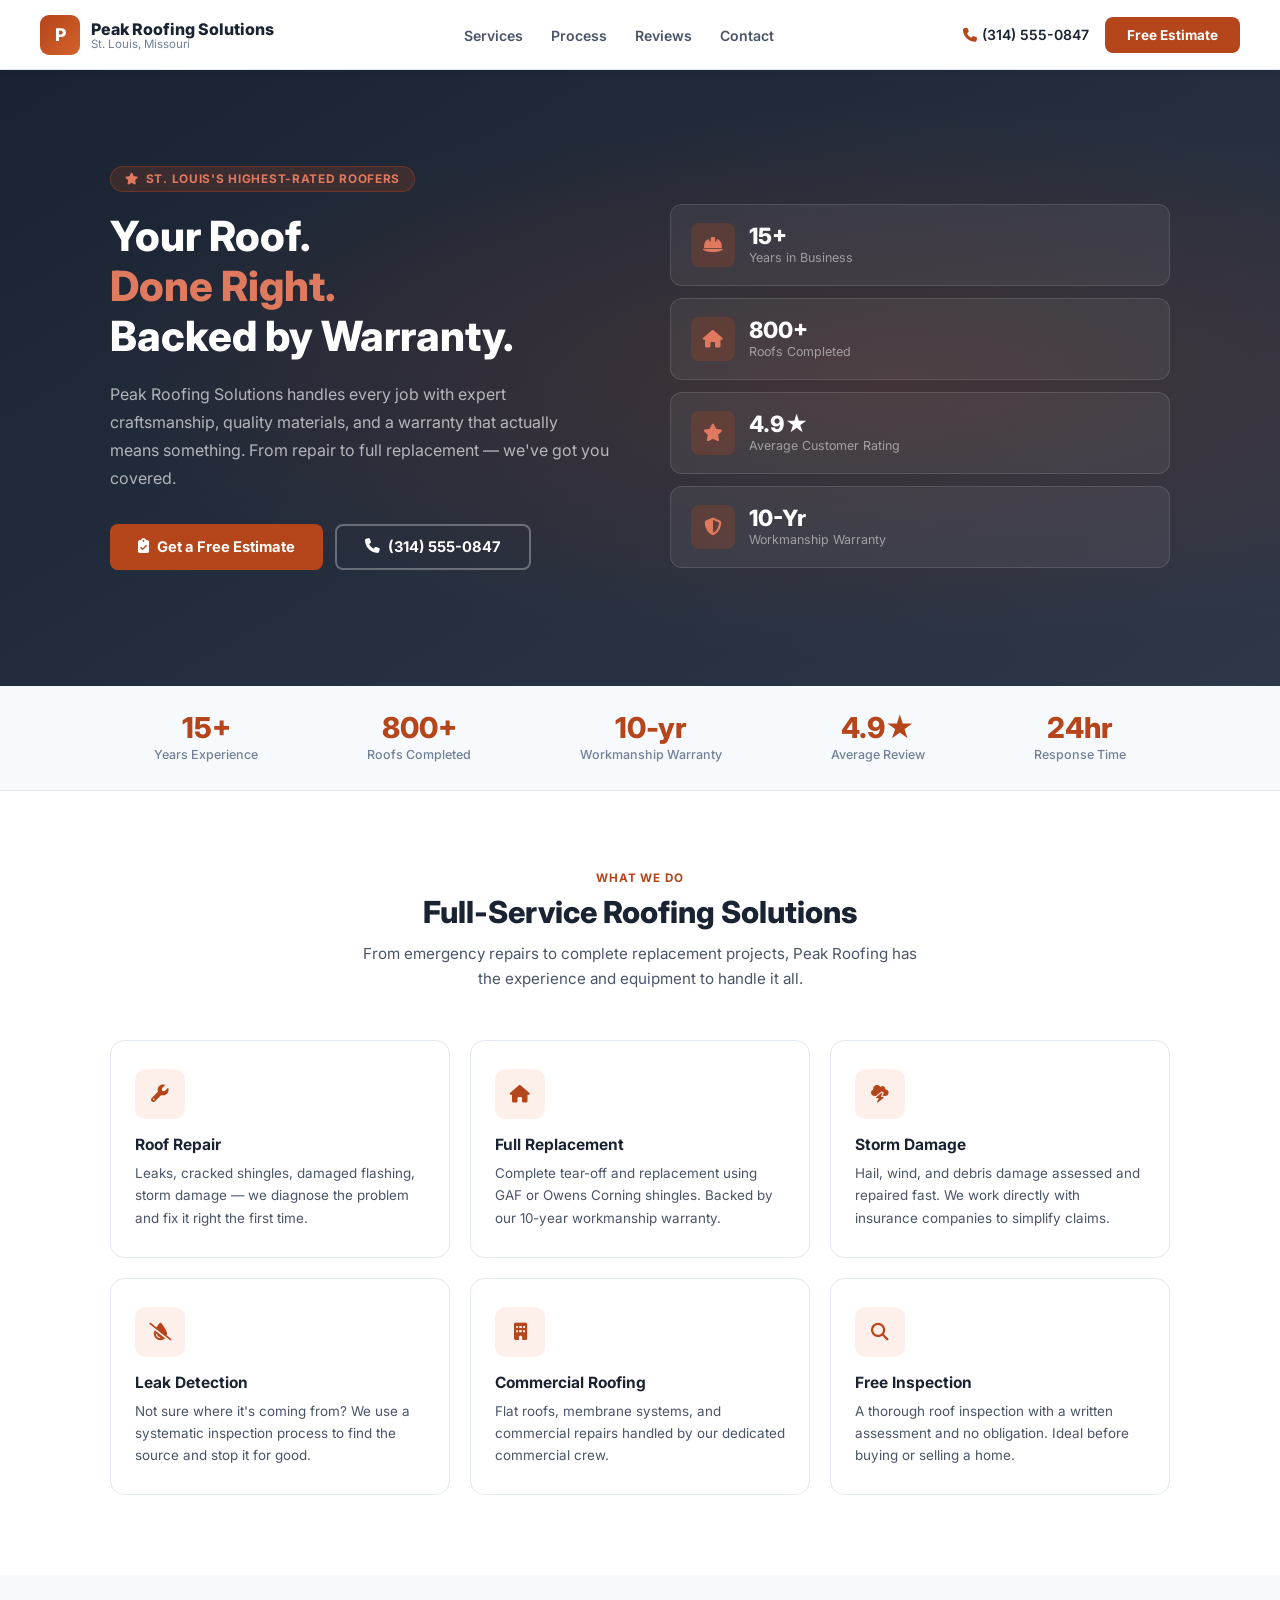
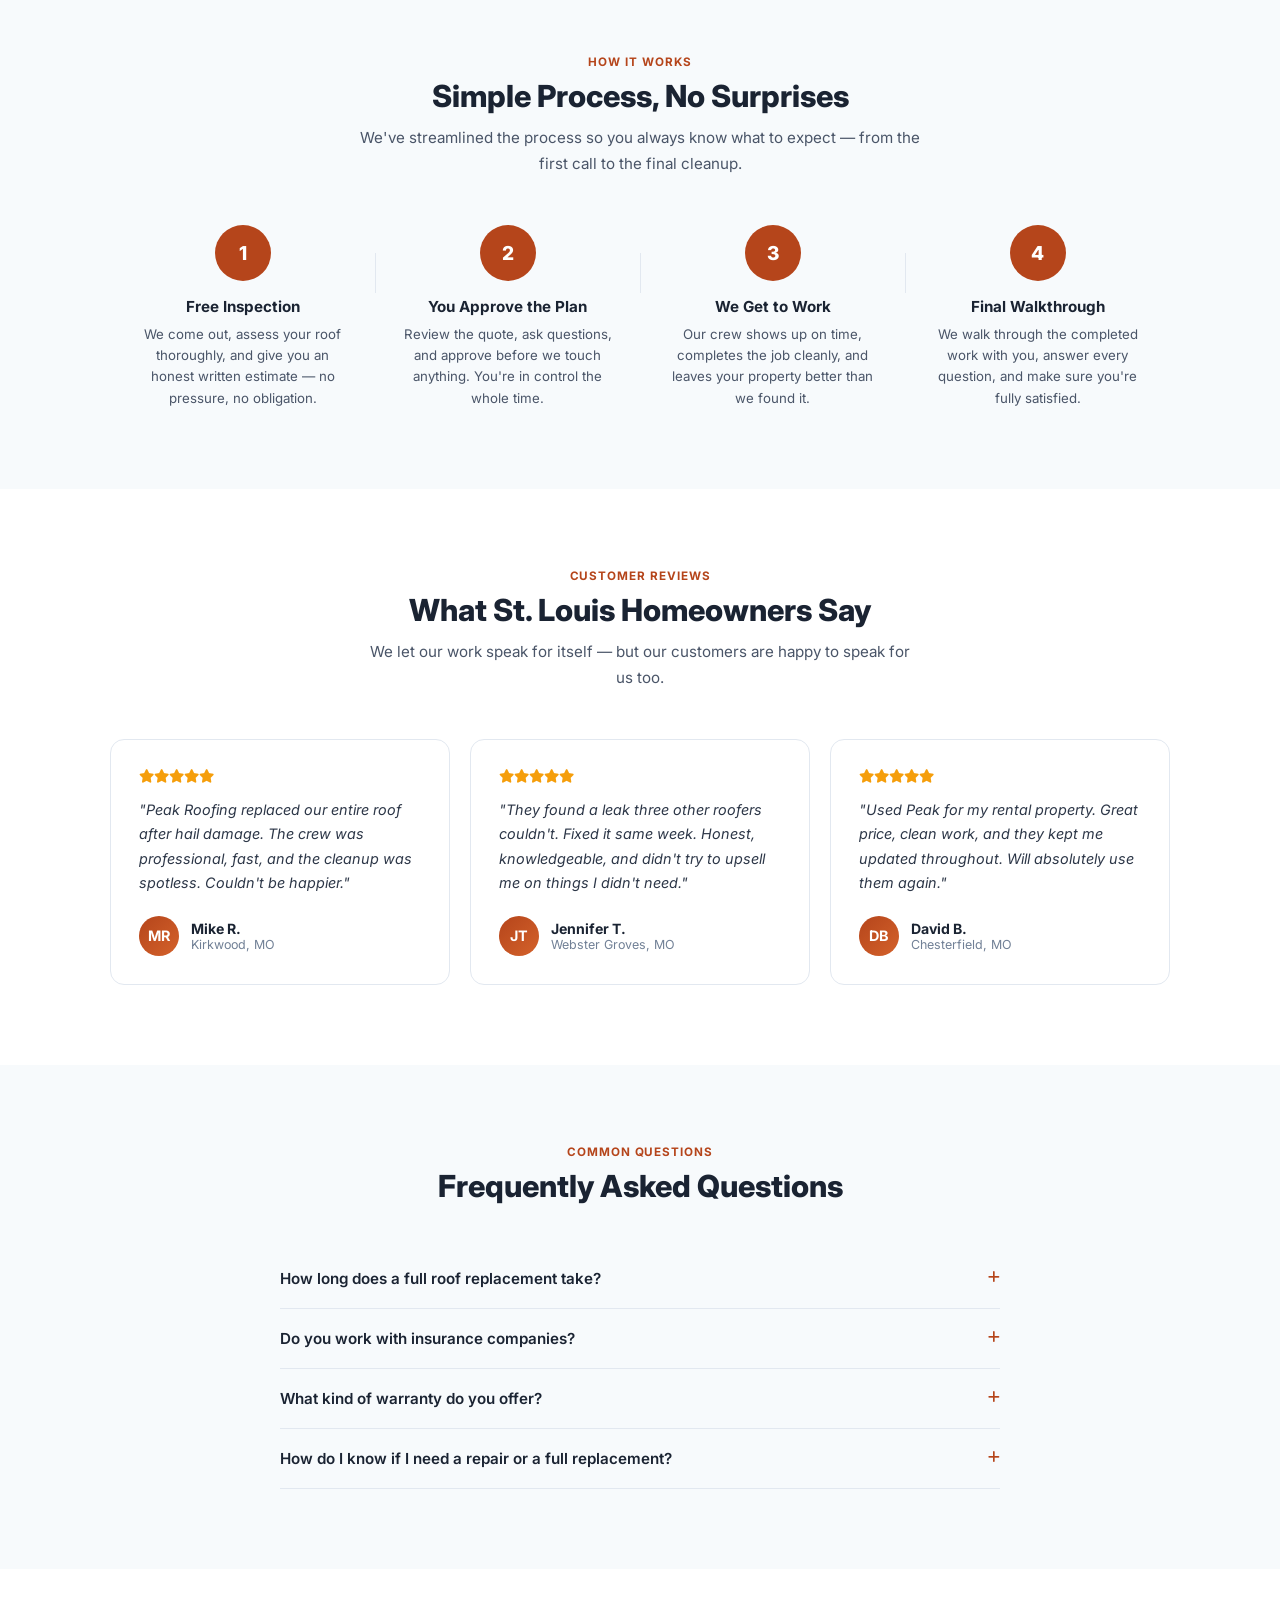
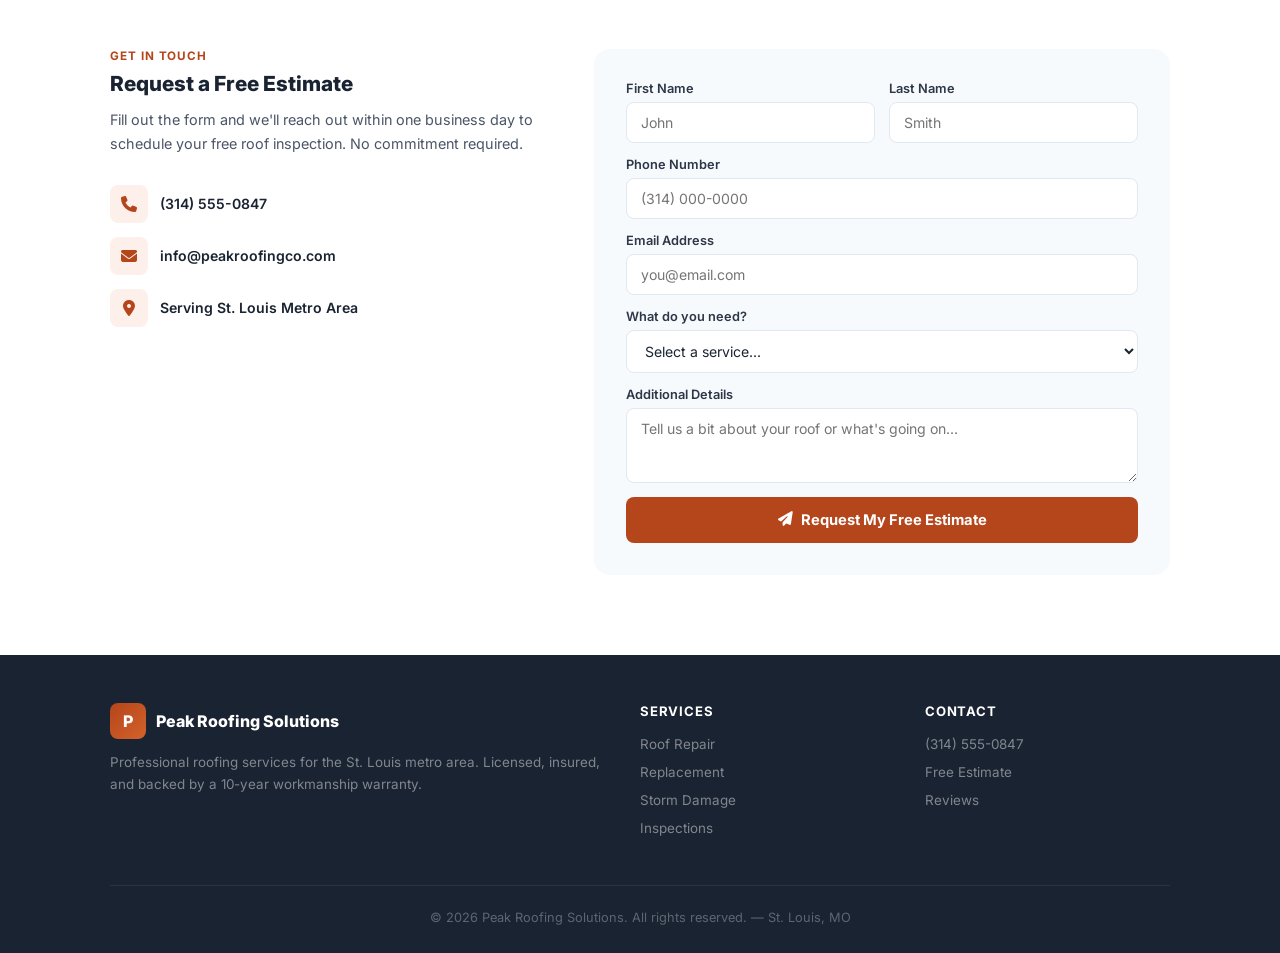
<file: vynirion-forge/demos/tier2/index.html>
<!DOCTYPE html>
<html lang="en">
<head>
  <meta charset="UTF-8">
  <meta name="viewport" content="width=device-width, initial-scale=1.0">
  <title>Peak Roofing Solutions — Professional Roofing in St. Louis</title>
  <link href="https://fonts.googleapis.com/css2?family=Inter:wght@400;500;600;700;800&display=swap" rel="stylesheet">
  <link rel="stylesheet" href="https://cdnjs.cloudflare.com/ajax/libs/font-awesome/6.5.0/css/all.min.css">
  <style>
    *, *::before, *::after { box-sizing: border-box; margin: 0; padding: 0; }
    body { font-family: 'Inter', sans-serif; color: #1a2332; background: #fff; }
    a { text-decoration: none; color: inherit; }

    /* NAV */
    nav {
      display: flex; align-items: center; justify-content: space-between;
      padding: 0 40px; height: 70px; background: #fff;
      border-bottom: 1px solid #e2e8f0; position: sticky; top: 0; z-index: 100;
      box-shadow: 0 1px 8px rgba(0,0,0,.05);
    }
    .nav-logo { display: flex; align-items: center; gap: 11px; }
    .nav-logo-mark {
      width: 40px; height: 40px; background: linear-gradient(135deg,#b5451b,#d4622b);
      color: #fff; border-radius: 9px;
      display: flex; align-items: center; justify-content: center; font-weight: 800; font-size: 1.1rem;
    }
    .nav-logo-name { font-weight: 800; font-size: 1rem; }
    .nav-logo-sub { font-size: .72rem; color: #718096; display: block; margin-top: -2px; }
    .nav-links { display: flex; gap: 28px; list-style: none; }
    .nav-links a { font-size: .88rem; font-weight: 600; color: #4a5568; }
    .nav-links a:hover { color: #b5451b; }
    .nav-right { display: flex; align-items: center; gap: 16px; }
    .nav-phone { font-size: .88rem; font-weight: 600; color: #1a2332; }
    .nav-phone i { color: #b5451b; margin-right: 5px; }
    .nav-btn {
      background: #b5451b; color: #fff; padding: 10px 22px;
      border-radius: 8px; font-weight: 700; font-size: .85rem;
    }

    /* HERO */
    .hero {
      background: linear-gradient(150deg, #1a2332 0%, #2d3748 100%);
      padding: 96px 40px 80px; position: relative; overflow: hidden;
    }
    .hero::before {
      content: ''; position: absolute; inset: 0;
      background: radial-gradient(ellipse at 70% 50%, rgba(181,69,27,.2) 0%, transparent 65%);
    }
    .hero-inner { max-width: 1060px; margin: 0 auto; display: grid; grid-template-columns: 1fr 1fr; gap: 60px; align-items: center; position: relative; }
    .hero-tag {
      display: inline-flex; align-items: center; gap: 7px;
      background: rgba(181,69,27,.2); border: 1px solid rgba(181,69,27,.4); color: #e07a5f;
      font-size: .74rem; font-weight: 700; padding: 5px 14px;
      border-radius: 20px; margin-bottom: 20px; text-transform: uppercase; letter-spacing: .06em;
    }
    .hero h1 { font-size: 2.6rem; font-weight: 800; line-height: 1.2; color: #fff; margin-bottom: 18px; }
    .hero h1 em { color: #e07a5f; font-style: normal; }
    .hero-sub { font-size: 1rem; color: rgba(255,255,255,.65); line-height: 1.75; margin-bottom: 32px; }
    .hero-btns { display: flex; gap: 12px; flex-wrap: wrap; margin-bottom: 36px; }
    .btn-orange {
      background: #b5451b; color: #fff; padding: 14px 28px;
      border-radius: 8px; font-weight: 700; font-size: .92rem;
      display: inline-flex; align-items: center; gap: 8px;
    }
    .btn-ghost-w {
      border: 2px solid rgba(255,255,255,.3); color: #fff; padding: 12px 28px;
      border-radius: 8px; font-weight: 700; font-size: .92rem;
      display: inline-flex; align-items: center; gap: 8px; background: transparent;
    }
    .hero-badges { display: flex; flex-direction: column; gap: 12px; }
    .hero-badge {
      background: rgba(255,255,255,.06); border: 1px solid rgba(255,255,255,.12);
      border-radius: 12px; padding: 18px 20px;
      display: flex; align-items: center; gap: 14px;
    }
    .badge-icon {
      width: 44px; height: 44px; background: rgba(181,69,27,.25);
      border-radius: 8px; display: flex; align-items: center; justify-content: center;
      color: #e07a5f; font-size: 1.1rem; flex-shrink: 0;
    }
    .badge-num { font-size: 1.4rem; font-weight: 800; color: #fff; line-height: 1; }
    .badge-label { font-size: .78rem; color: rgba(255,255,255,.5); margin-top: 2px; }

    /* STATS BAR */
    .stats-bar {
      background: #f7fafc; border-bottom: 1px solid #e2e8f0;
      padding: 28px 40px;
    }
    .stats-inner {
      max-width: 1060px; margin: 0 auto;
      display: flex; justify-content: space-around; flex-wrap: wrap; gap: 20px;
    }
    .stat-item { text-align: center; }
    .stat-num { font-size: 1.8rem; font-weight: 800; color: #b5451b; line-height: 1; }
    .stat-label { font-size: .78rem; color: #718096; margin-top: 4px; font-weight: 500; }

    /* SECTIONS */
    .section { padding: 80px 40px; }
    .section-gray { background: #f7fafc; }
    .wrap { max-width: 1060px; margin: 0 auto; }
    .section-label {
      font-size: .73rem; font-weight: 700; color: #b5451b;
      text-transform: uppercase; letter-spacing: .08em; margin-bottom: 8px;
    }
    .section-title { font-size: 1.9rem; font-weight: 800; margin-bottom: 10px; line-height: 1.25; }
    .section-sub { color: #4a5568; font-size: .95rem; line-height: 1.7; margin-bottom: 48px; }
    .center { text-align: center; }
    .center .section-sub { max-width: 560px; margin-left: auto; margin-right: auto; }

    /* SERVICES */
    .services-grid {
      display: grid; grid-template-columns: repeat(auto-fit, minmax(300px, 1fr)); gap: 20px;
    }
    .svc-card {
      background: #fff; border: 1px solid #e2e8f0; border-radius: 14px; padding: 28px 24px;
      transition: border-color .2s, box-shadow .2s;
    }
    .svc-card:hover { border-color: #b5451b; box-shadow: 0 4px 20px rgba(181,69,27,.1); }
    .svc-icon {
      width: 50px; height: 50px; background: #fdf0eb; border-radius: 10px;
      display: flex; align-items: center; justify-content: center;
      color: #b5451b; font-size: 1.1rem; margin-bottom: 16px;
    }
    .svc-card h3 { font-size: .97rem; font-weight: 700; margin-bottom: 8px; }
    .svc-card p { font-size: .84rem; color: #4a5568; line-height: 1.65; }

    /* PROCESS */
    .process-grid { display: grid; grid-template-columns: repeat(auto-fit, minmax(240px, 1fr)); gap: 0; position: relative; }
    .process-step { text-align: center; padding: 0 24px; position: relative; }
    .process-step::after {
      content: ''; position: absolute; top: 28px; right: -1px;
      width: 1px; height: 40px; background: #e2e8f0;
    }
    .process-step:last-child::after { display: none; }
    .process-num {
      width: 56px; height: 56px; background: #b5451b; color: #fff;
      border-radius: 50%; display: flex; align-items: center; justify-content: center;
      font-weight: 800; font-size: 1.2rem; margin: 0 auto 16px;
    }
    .process-step h4 { font-size: .95rem; font-weight: 700; margin-bottom: 8px; }
    .process-step p { font-size: .83rem; color: #4a5568; line-height: 1.6; }

    /* TESTIMONIALS */
    .testimonials-grid { display: grid; grid-template-columns: repeat(auto-fit, minmax(280px, 1fr)); gap: 20px; }
    .testi-card {
      background: #fff; border: 1px solid #e2e8f0; border-radius: 14px; padding: 28px;
    }
    .testi-stars { color: #f59e0b; font-size: .85rem; margin-bottom: 14px; }
    .testi-text { font-size: .9rem; color: #2d3748; line-height: 1.7; margin-bottom: 20px; font-style: italic; }
    .testi-author { display: flex; align-items: center; gap: 12px; }
    .testi-avatar {
      width: 40px; height: 40px; border-radius: 50%;
      background: linear-gradient(135deg, #b5451b, #d4622b);
      display: flex; align-items: center; justify-content: center;
      color: #fff; font-weight: 700; font-size: .9rem; flex-shrink: 0;
    }
    .testi-name { font-size: .88rem; font-weight: 700; }
    .testi-location { font-size: .78rem; color: #718096; }

    /* FAQ */
    .faq-list { max-width: 720px; margin: 0 auto; }
    .faq-item { border-bottom: 1px solid #e2e8f0; }
    .faq-q {
      display: flex; justify-content: space-between; align-items: center;
      padding: 20px 0; cursor: pointer; font-weight: 600; font-size: .95rem; gap: 16px;
    }
    .faq-q i { color: #b5451b; font-size: .85rem; transition: transform .25s; flex-shrink: 0; }
    .faq-item.open .faq-q i { transform: rotate(45deg); }
    .faq-a { font-size: .88rem; color: #4a5568; line-height: 1.7; padding-bottom: 20px; display: none; }
    .faq-item.open .faq-a { display: block; }

    /* CONTACT FORM */
    .contact-grid { display: grid; grid-template-columns: 1fr 1fr; gap: 60px; align-items: start; }
    .contact-info h3 { font-size: 1.3rem; font-weight: 800; margin-bottom: 12px; }
    .contact-info p { font-size: .9rem; color: #4a5568; line-height: 1.7; margin-bottom: 28px; }
    .contact-detail { display: flex; gap: 12px; align-items: center; margin-bottom: 14px; }
    .contact-detail-icon {
      width: 38px; height: 38px; background: #fdf0eb; border-radius: 8px;
      display: flex; align-items: center; justify-content: center; color: #b5451b; flex-shrink: 0;
    }
    .contact-detail-text { font-size: .88rem; font-weight: 600; }
    .form-box { background: #f7fafc; border-radius: 16px; padding: 32px; }
    .form-row { display: grid; grid-template-columns: 1fr 1fr; gap: 14px; }
    .fg { display: flex; flex-direction: column; gap: 6px; margin-bottom: 14px; }
    .fg label { font-size: .8rem; font-weight: 600; color: #2d3748; }
    .fg input, .fg select, .fg textarea {
      padding: 11px 14px; border: 1px solid #e2e8f0; border-radius: 8px;
      font-family: inherit; font-size: .88rem; color: #1a2332; background: #fff;
      outline: none; transition: border-color .2s;
    }
    .fg input:focus, .fg select:focus, .fg textarea:focus { border-color: #b5451b; }
    .fg textarea { resize: vertical; }
    .form-submit {
      width: 100%; background: #b5451b; color: #fff; border: none;
      padding: 14px; border-radius: 8px; font-weight: 700; font-size: .92rem;
      cursor: pointer; display: flex; align-items: center; justify-content: center; gap: 8px;
      font-family: inherit;
    }

    /* CTA BANNER */
    .cta-banner { background: #b5451b; padding: 64px 40px; text-align: center; }
    .cta-banner h2 { font-size: 1.85rem; font-weight: 800; color: #fff; margin-bottom: 12px; }
    .cta-banner p { color: rgba(255,255,255,.75); margin-bottom: 28px; }
    .btn-white {
      background: #fff; color: #b5451b; padding: 14px 32px;
      border-radius: 8px; font-weight: 700; display: inline-flex; align-items: center; gap: 8px;
    }

    /* FOOTER */
    footer { background: #1a2332; padding: 48px 40px 28px; }
    .footer-grid { max-width: 1060px; margin: 0 auto; display: grid; grid-template-columns: 2fr 1fr 1fr; gap: 40px; margin-bottom: 40px; }
    .footer-brand p { font-size: .84rem; color: rgba(255,255,255,.45); line-height: 1.7; margin-top: 12px; }
    .footer-col h4 { font-size: .82rem; font-weight: 700; color: #fff; text-transform: uppercase; letter-spacing: .06em; margin-bottom: 14px; }
    .footer-col ul { list-style: none; }
    .footer-col li { margin-bottom: 8px; }
    .footer-col a { font-size: .84rem; color: rgba(255,255,255,.45); }
    .footer-bottom { max-width: 1060px; margin: 0 auto; padding-top: 24px; border-top: 1px solid rgba(255,255,255,.08); font-size: .8rem; color: rgba(255,255,255,.3); text-align: center; }

    /* ANIMATIONS */
    .fade-up { opacity: 0; transform: translateY(24px); transition: opacity .55s ease, transform .55s ease; }
    .fade-up.visible { opacity: 1; transform: translateY(0); }

    @media (max-width: 1020px) {
      .nav-links { display: none; }
      .nav-phone { display: none; }
    }
    @media (max-width: 860px) {
      .hero-inner { grid-template-columns: 1fr; }
      .hero-badges { display: none; }
      .contact-grid { grid-template-columns: 1fr; }
      .footer-grid { grid-template-columns: 1fr 1fr; }
    }
    @media (max-width: 640px) {
      .hero h1 { font-size: 2rem; }
      .section { padding: 56px 20px; }
      nav { padding: 0 20px; }
      .nav-phone { display: none; }
      .form-row { grid-template-columns: 1fr; }
      .process-step::after { display: none; }
    }
  </style>
</head>
<body>

  <nav>
    <a href="index.html" class="nav-logo">
      <div class="nav-logo-mark">P</div>
      <div>
        <span class="nav-logo-name">Peak Roofing Solutions</span>
        <span class="nav-logo-sub">St. Louis, Missouri</span>
      </div>
    </a>
    <ul class="nav-links">
      <li><a href="#services">Services</a></li>
      <li><a href="#process">Process</a></li>
      <li><a href="#reviews">Reviews</a></li>
      <li><a href="#contact">Contact</a></li>
    </ul>
    <div class="nav-right">
      <span class="nav-phone"><i class="fa-solid fa-phone"></i>(314) 555-0847</span>
      <a href="#contact" class="nav-btn">Free Estimate</a>
    </div>
  </nav>

  <!-- HERO -->
  <div class="hero">
    <div class="hero-inner">
      <div>
        <div class="hero-tag"><i class="fa-solid fa-star"></i> St. Louis's Highest-Rated Roofers</div>
        <h1>Your Roof.<br><em>Done Right.</em><br>Backed by Warranty.</h1>
        <p class="hero-sub">Peak Roofing Solutions handles every job with expert craftsmanship, quality materials, and a warranty that actually means something. From repair to full replacement — we've got you covered.</p>
        <div class="hero-btns">
          <a href="#contact" class="btn-orange"><i class="fa-solid fa-clipboard-check"></i> Get a Free Estimate</a>
          <a href="tel:3145550847" class="btn-ghost-w"><i class="fa-solid fa-phone"></i> (314) 555-0847</a>
        </div>
      </div>
      <div class="hero-badges">
        <div class="hero-badge">
          <div class="badge-icon"><i class="fa-solid fa-hard-hat"></i></div>
          <div>
            <div class="badge-num">15+</div>
            <div class="badge-label">Years in Business</div>
          </div>
        </div>
        <div class="hero-badge">
          <div class="badge-icon"><i class="fa-solid fa-house"></i></div>
          <div>
            <div class="badge-num">800+</div>
            <div class="badge-label">Roofs Completed</div>
          </div>
        </div>
        <div class="hero-badge">
          <div class="badge-icon"><i class="fa-solid fa-star"></i></div>
          <div>
            <div class="badge-num">4.9★</div>
            <div class="badge-label">Average Customer Rating</div>
          </div>
        </div>
        <div class="hero-badge">
          <div class="badge-icon"><i class="fa-solid fa-shield-halved"></i></div>
          <div>
            <div class="badge-num">10-Yr</div>
            <div class="badge-label">Workmanship Warranty</div>
          </div>
        </div>
      </div>
    </div>
  </div>

  <!-- STATS BAR -->
  <div class="stats-bar">
    <div class="stats-inner">
      <div class="stat-item"><div class="stat-num">15+</div><div class="stat-label">Years Experience</div></div>
      <div class="stat-item"><div class="stat-num">800+</div><div class="stat-label">Roofs Completed</div></div>
      <div class="stat-item"><div class="stat-num">10-yr</div><div class="stat-label">Workmanship Warranty</div></div>
      <div class="stat-item"><div class="stat-num">4.9★</div><div class="stat-label">Average Review</div></div>
      <div class="stat-item"><div class="stat-num">24hr</div><div class="stat-label">Response Time</div></div>
    </div>
  </div>

  <!-- SERVICES -->
  <div class="section" id="services">
    <div class="wrap">
      <div class="center fade-up">
        <div class="section-label">What We Do</div>
        <h2 class="section-title">Full-Service Roofing Solutions</h2>
        <p class="section-sub">From emergency repairs to complete replacement projects, Peak Roofing has the experience and equipment to handle it all.</p>
      </div>
      <div class="services-grid">
        <div class="svc-card fade-up">
          <div class="svc-icon"><i class="fa-solid fa-wrench"></i></div>
          <h3>Roof Repair</h3>
          <p>Leaks, cracked shingles, damaged flashing, storm damage — we diagnose the problem and fix it right the first time.</p>
        </div>
        <div class="svc-card fade-up">
          <div class="svc-icon"><i class="fa-solid fa-house"></i></div>
          <h3>Full Replacement</h3>
          <p>Complete tear-off and replacement using GAF or Owens Corning shingles. Backed by our 10-year workmanship warranty.</p>
        </div>
        <div class="svc-card fade-up">
          <div class="svc-icon"><i class="fa-solid fa-cloud-bolt"></i></div>
          <h3>Storm Damage</h3>
          <p>Hail, wind, and debris damage assessed and repaired fast. We work directly with insurance companies to simplify claims.</p>
        </div>
        <div class="svc-card fade-up">
          <div class="svc-icon"><i class="fa-solid fa-droplet-slash"></i></div>
          <h3>Leak Detection</h3>
          <p>Not sure where it's coming from? We use a systematic inspection process to find the source and stop it for good.</p>
        </div>
        <div class="svc-card fade-up">
          <div class="svc-icon"><i class="fa-solid fa-building"></i></div>
          <h3>Commercial Roofing</h3>
          <p>Flat roofs, membrane systems, and commercial repairs handled by our dedicated commercial crew.</p>
        </div>
        <div class="svc-card fade-up">
          <div class="svc-icon"><i class="fa-solid fa-magnifying-glass"></i></div>
          <h3>Free Inspection</h3>
          <p>A thorough roof inspection with a written assessment and no obligation. Ideal before buying or selling a home.</p>
        </div>
      </div>
    </div>
  </div>

  <!-- PROCESS -->
  <div class="section section-gray" id="process">
    <div class="wrap">
      <div class="center fade-up">
        <div class="section-label">How It Works</div>
        <h2 class="section-title">Simple Process, No Surprises</h2>
        <p class="section-sub">We've streamlined the process so you always know what to expect — from the first call to the final cleanup.</p>
      </div>
      <div class="process-grid">
        <div class="process-step fade-up">
          <div class="process-num">1</div>
          <h4>Free Inspection</h4>
          <p>We come out, assess your roof thoroughly, and give you an honest written estimate — no pressure, no obligation.</p>
        </div>
        <div class="process-step fade-up">
          <div class="process-num">2</div>
          <h4>You Approve the Plan</h4>
          <p>Review the quote, ask questions, and approve before we touch anything. You're in control the whole time.</p>
        </div>
        <div class="process-step fade-up">
          <div class="process-num">3</div>
          <h4>We Get to Work</h4>
          <p>Our crew shows up on time, completes the job cleanly, and leaves your property better than we found it.</p>
        </div>
        <div class="process-step fade-up">
          <div class="process-num">4</div>
          <h4>Final Walkthrough</h4>
          <p>We walk through the completed work with you, answer every question, and make sure you're fully satisfied.</p>
        </div>
      </div>
    </div>
  </div>

  <!-- TESTIMONIALS -->
  <div class="section" id="reviews">
    <div class="wrap">
      <div class="center fade-up">
        <div class="section-label">Customer Reviews</div>
        <h2 class="section-title">What St. Louis Homeowners Say</h2>
        <p class="section-sub">We let our work speak for itself — but our customers are happy to speak for us too.</p>
      </div>
      <div class="testimonials-grid">
        <div class="testi-card fade-up">
          <div class="testi-stars"><i class="fa-solid fa-star"></i><i class="fa-solid fa-star"></i><i class="fa-solid fa-star"></i><i class="fa-solid fa-star"></i><i class="fa-solid fa-star"></i></div>
          <p class="testi-text">"Peak Roofing replaced our entire roof after hail damage. The crew was professional, fast, and the cleanup was spotless. Couldn't be happier."</p>
          <div class="testi-author">
            <div class="testi-avatar">MR</div>
            <div>
              <div class="testi-name">Mike R.</div>
              <div class="testi-location">Kirkwood, MO</div>
            </div>
          </div>
        </div>
        <div class="testi-card fade-up">
          <div class="testi-stars"><i class="fa-solid fa-star"></i><i class="fa-solid fa-star"></i><i class="fa-solid fa-star"></i><i class="fa-solid fa-star"></i><i class="fa-solid fa-star"></i></div>
          <p class="testi-text">"They found a leak three other roofers couldn't. Fixed it same week. Honest, knowledgeable, and didn't try to upsell me on things I didn't need."</p>
          <div class="testi-author">
            <div class="testi-avatar">JT</div>
            <div>
              <div class="testi-name">Jennifer T.</div>
              <div class="testi-location">Webster Groves, MO</div>
            </div>
          </div>
        </div>
        <div class="testi-card fade-up">
          <div class="testi-stars"><i class="fa-solid fa-star"></i><i class="fa-solid fa-star"></i><i class="fa-solid fa-star"></i><i class="fa-solid fa-star"></i><i class="fa-solid fa-star"></i></div>
          <p class="testi-text">"Used Peak for my rental property. Great price, clean work, and they kept me updated throughout. Will absolutely use them again."</p>
          <div class="testi-author">
            <div class="testi-avatar">DB</div>
            <div>
              <div class="testi-name">David B.</div>
              <div class="testi-location">Chesterfield, MO</div>
            </div>
          </div>
        </div>
      </div>
    </div>
  </div>

  <!-- FAQ -->
  <div class="section section-gray">
    <div class="wrap">
      <div class="center fade-up" style="margin-bottom:44px;">
        <div class="section-label">Common Questions</div>
        <h2 class="section-title">Frequently Asked Questions</h2>
      </div>
      <div class="faq-list">
        <div class="faq-item">
          <div class="faq-q">How long does a full roof replacement take? <i class="fa-solid fa-plus"></i></div>
          <div class="faq-a">Most residential replacements take 1–2 days depending on the size and complexity of the roof. We'll give you a specific timeline in your estimate.</div>
        </div>
        <div class="faq-item">
          <div class="faq-q">Do you work with insurance companies? <i class="fa-solid fa-plus"></i></div>
          <div class="faq-a">Yes. We have experience with all major insurers and can help you navigate the claims process, document damage, and coordinate with your adjuster.</div>
        </div>
        <div class="faq-item">
          <div class="faq-q">What kind of warranty do you offer? <i class="fa-solid fa-plus"></i></div>
          <div class="faq-a">We back all replacement work with a 10-year workmanship warranty in addition to the manufacturer's warranty on materials (typically 25–50 years for asphalt shingles).</div>
        </div>
        <div class="faq-item">
          <div class="faq-q">How do I know if I need a repair or a full replacement? <i class="fa-solid fa-plus"></i></div>
          <div class="faq-a">That's exactly what our free inspection is for. We'll give you an honest recommendation — if a repair is enough, we'll tell you. We don't push replacements when they're not warranted.</div>
        </div>
      </div>
    </div>
  </div>

  <!-- CONTACT FORM -->
  <div class="section" id="contact">
    <div class="wrap">
      <div class="contact-grid">
        <div class="contact-info fade-up">
          <div class="section-label">Get in Touch</div>
          <h3>Request a Free Estimate</h3>
          <p>Fill out the form and we'll reach out within one business day to schedule your free roof inspection. No commitment required.</p>
          <div class="contact-detail">
            <div class="contact-detail-icon"><i class="fa-solid fa-phone"></i></div>
            <div class="contact-detail-text">(314) 555-0847</div>
          </div>
          <div class="contact-detail">
            <div class="contact-detail-icon"><i class="fa-solid fa-envelope"></i></div>
            <div class="contact-detail-text">info@peakroofingco.com</div>
          </div>
          <div class="contact-detail">
            <div class="contact-detail-icon"><i class="fa-solid fa-location-dot"></i></div>
            <div class="contact-detail-text">Serving St. Louis Metro Area</div>
          </div>
        </div>
        <div class="fade-up">
          <div class="form-box">
            <div class="form-row">
              <div class="fg"><label>First Name</label><input type="text" placeholder="John"></div>
              <div class="fg"><label>Last Name</label><input type="text" placeholder="Smith"></div>
            </div>
            <div class="fg"><label>Phone Number</label><input type="tel" placeholder="(314) 000-0000"></div>
            <div class="fg"><label>Email Address</label><input type="email" placeholder="you@email.com"></div>
            <div class="fg">
              <label>What do you need?</label>
              <select>
                <option value="" disabled selected>Select a service...</option>
                <option>Roof Repair</option>
                <option>Full Replacement</option>
                <option>Storm Damage / Insurance Claim</option>
                <option>Leak Detection</option>
                <option>Free Inspection</option>
                <option>Not Sure — Need Assessment</option>
              </select>
            </div>
            <div class="fg"><label>Additional Details</label><textarea rows="3" placeholder="Tell us a bit about your roof or what's going on..."></textarea></div>
            <button type="button" class="form-submit"><i class="fa-solid fa-paper-plane"></i> Request My Free Estimate</button>
          </div>
        </div>
      </div>
    </div>
  </div>

  <!-- FOOTER -->
  <footer>
    <div class="footer-grid">
      <div class="footer-brand">
        <div style="display:flex;align-items:center;gap:10px;margin-bottom:4px;">
          <div style="width:36px;height:36px;background:linear-gradient(135deg,#b5451b,#d4622b);border-radius:8px;display:flex;align-items:center;justify-content:center;color:#fff;font-weight:800;">P</div>
          <span style="font-weight:800;color:#fff;">Peak Roofing Solutions</span>
        </div>
        <p>Professional roofing services for the St. Louis metro area. Licensed, insured, and backed by a 10-year workmanship warranty.</p>
      </div>
      <div class="footer-col">
        <h4>Services</h4>
        <ul>
          <li><a href="#services">Roof Repair</a></li>
          <li><a href="#services">Replacement</a></li>
          <li><a href="#services">Storm Damage</a></li>
          <li><a href="#services">Inspections</a></li>
        </ul>
      </div>
      <div class="footer-col">
        <h4>Contact</h4>
        <ul>
          <li><a href="tel:3145550847">(314) 555-0847</a></li>
          <li><a href="#contact">Free Estimate</a></li>
          <li><a href="#reviews">Reviews</a></li>
        </ul>
      </div>
    </div>
    <div class="footer-bottom">&copy; 2026 Peak Roofing Solutions. All rights reserved. &mdash; St. Louis, MO</div>
  </footer>

  <script>
    // Scroll animations
    const observer = new IntersectionObserver(entries => {
      entries.forEach(e => { if (e.isIntersecting) { e.target.classList.add('visible'); observer.unobserve(e.target); } });
    }, { threshold: 0.12 });
    document.querySelectorAll('.fade-up').forEach(el => observer.observe(el));

    // FAQ accordion
    document.querySelectorAll('.faq-q').forEach(q => {
      q.addEventListener('click', () => {
        const item = q.parentElement;
        const wasOpen = item.classList.contains('open');
        document.querySelectorAll('.faq-item').forEach(i => i.classList.remove('open'));
        if (!wasOpen) item.classList.add('open');
      });
    });
  </script>
</body>
</html>
</file>
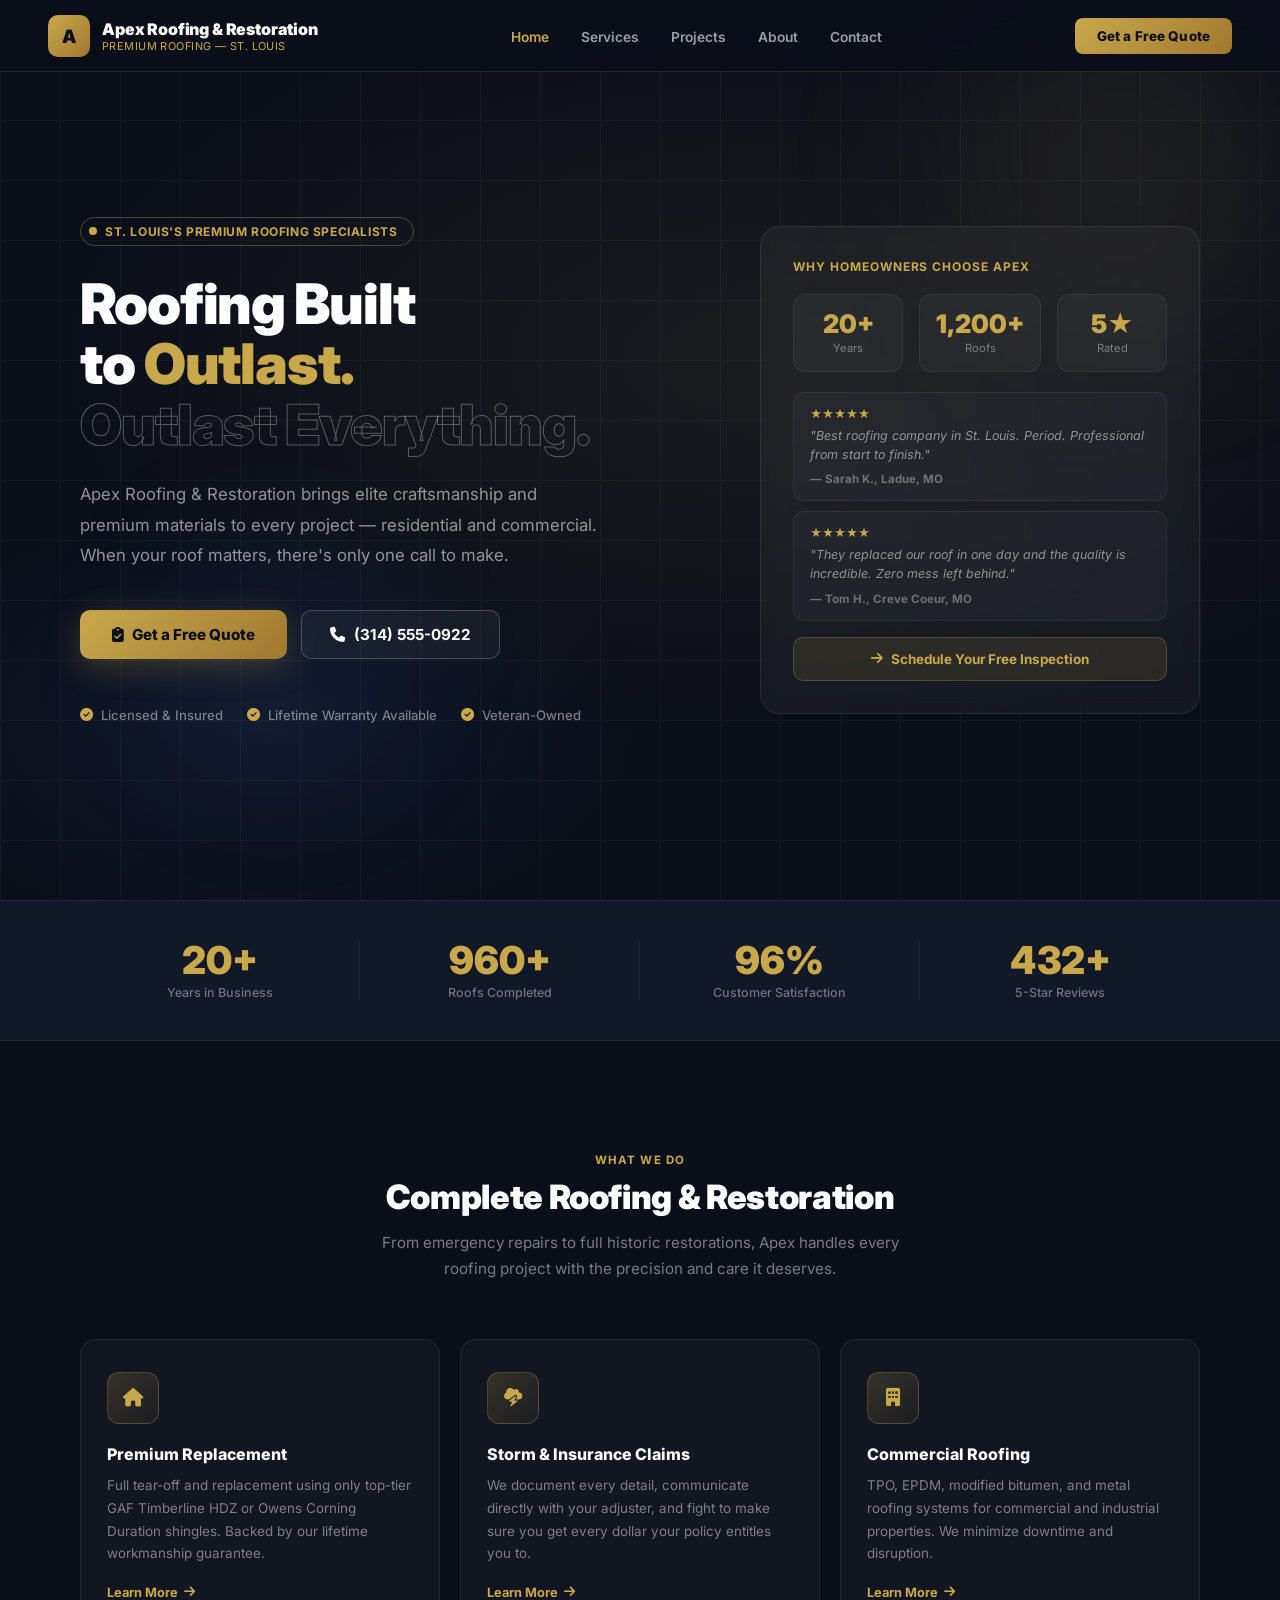
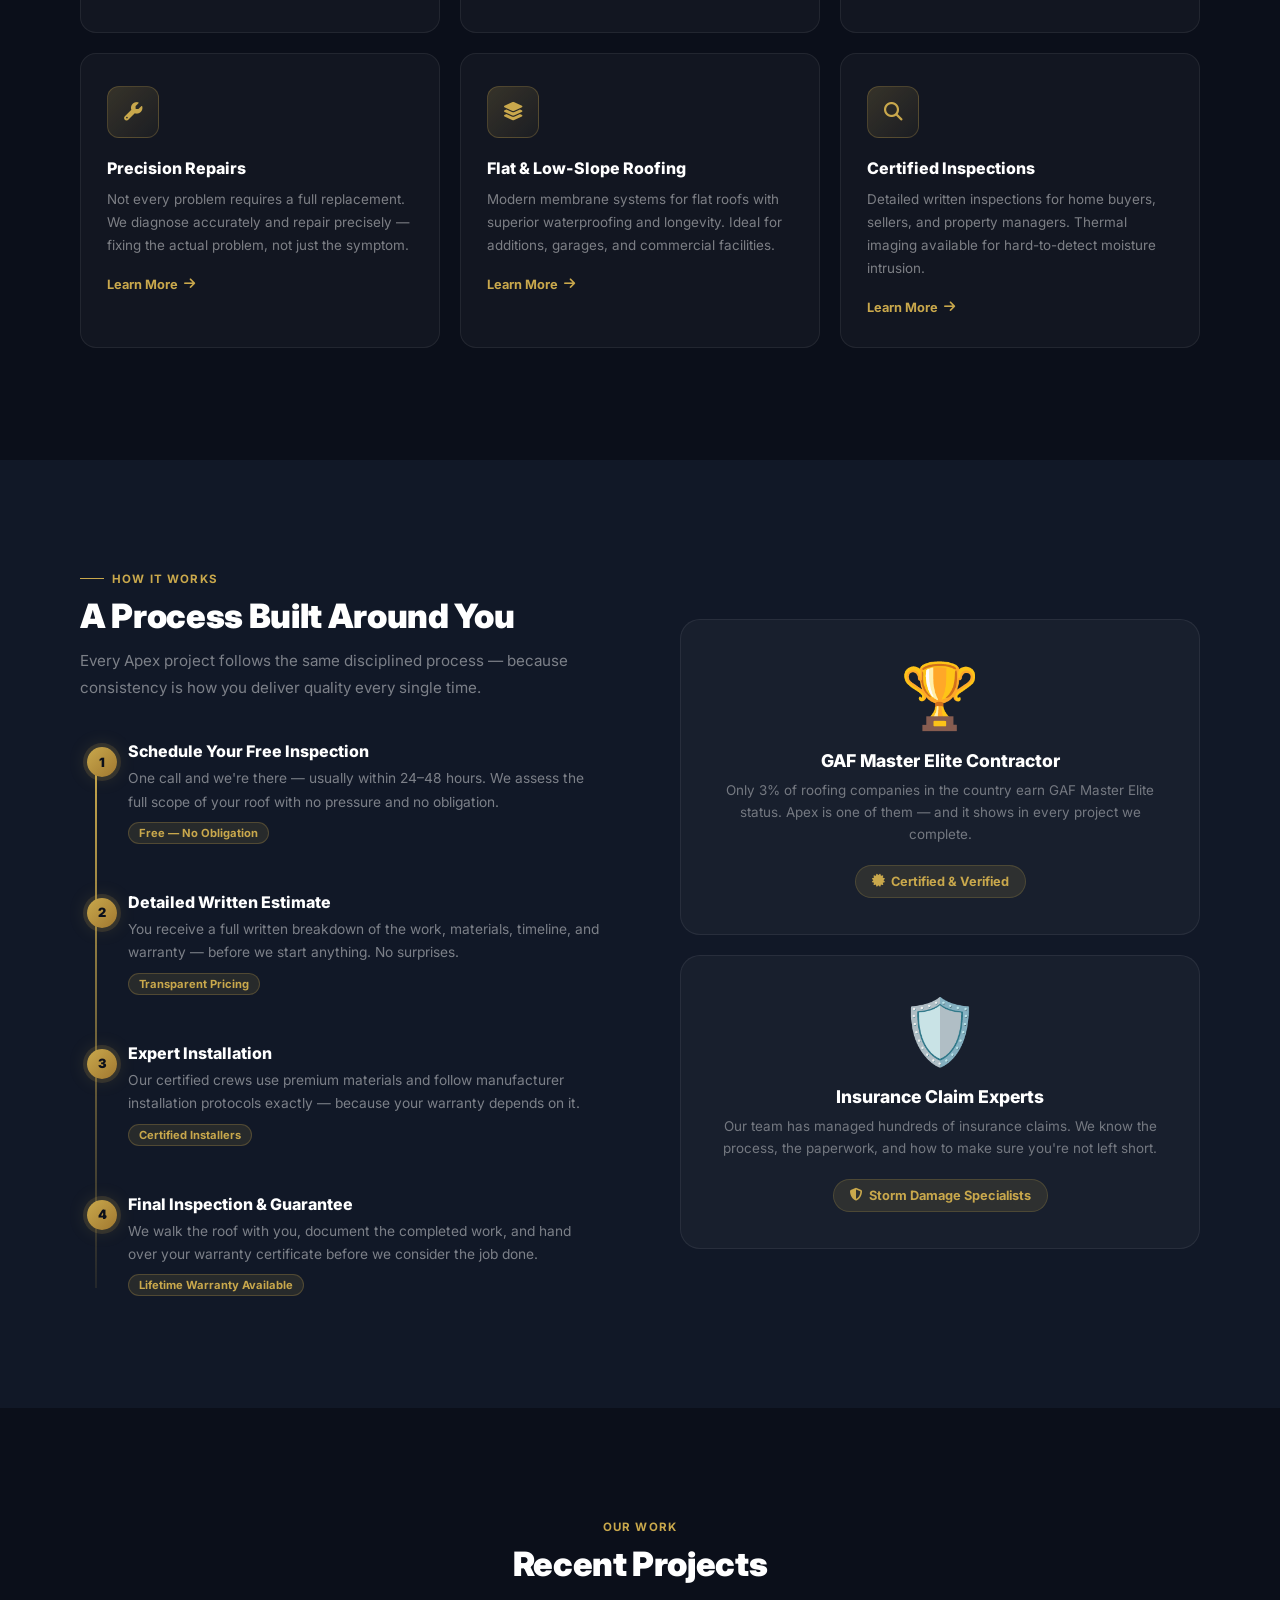
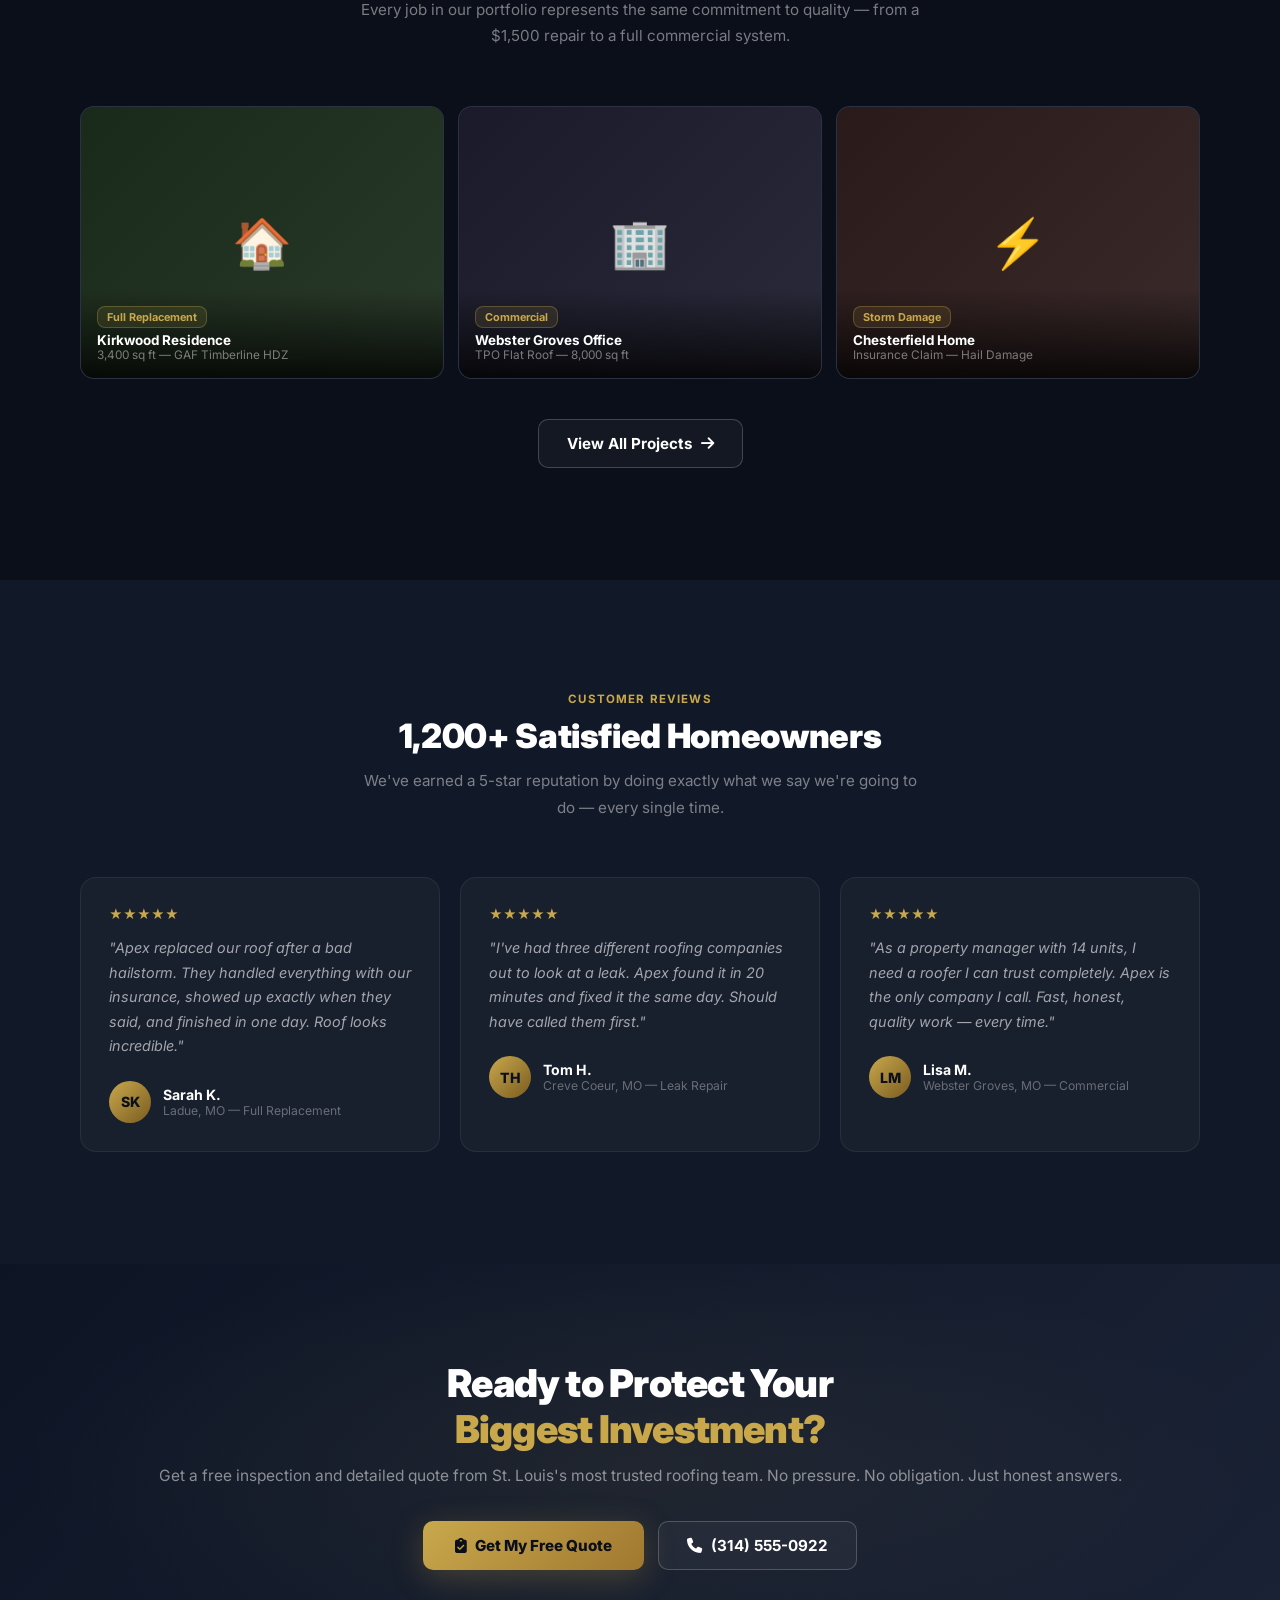
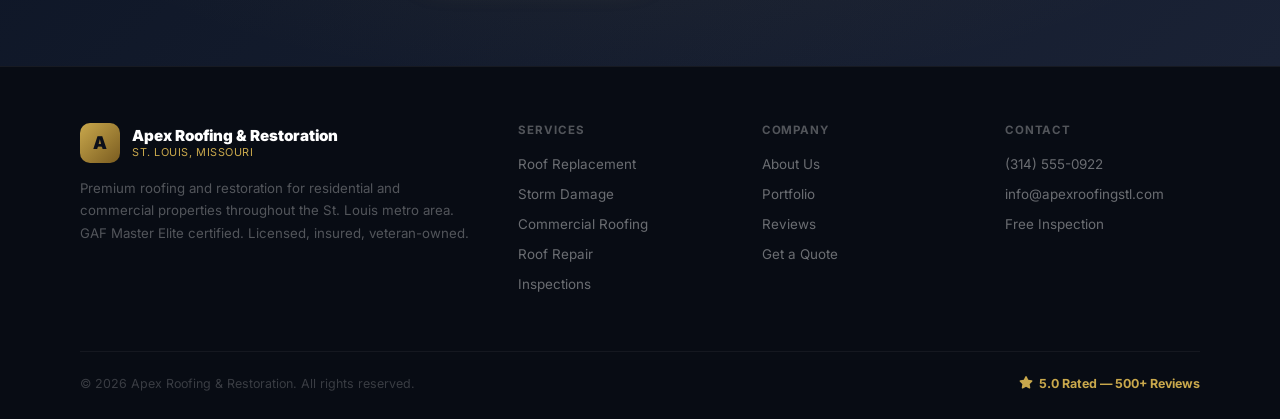
<file: vynirion-forge/demos/tier3/index.html>
<!DOCTYPE html>
<html lang="en">
<head>
  <meta charset="UTF-8">
  <meta name="viewport" content="width=device-width, initial-scale=1.0">
  <title>Apex Roofing &amp; Restoration — Premium Roofing St. Louis</title>
  <link href="https://fonts.googleapis.com/css2?family=Inter:wght@400;500;600;700;800;900&display=swap" rel="stylesheet">
  <link rel="stylesheet" href="https://cdnjs.cloudflare.com/ajax/libs/font-awesome/6.5.0/css/all.min.css">
  <link rel="stylesheet" href="apex.css?v=3">
</head>
<body>

  <nav>
    <a href="index.html" class="nav-logo">
      <div class="nav-logo-mark">A</div>
      <div>
        <span class="nav-logo-name">Apex Roofing &amp; Restoration</span>
        <span class="nav-logo-sub">Premium Roofing — St. Louis</span>
      </div>
    </a>
    <ul class="nav-links">
      <li><a href="index.html" class="active">Home</a></li>
      <li><a href="services.html">Services</a></li>
      <li><a href="projects.html">Projects</a></li>
      <li><a href="about.html">About</a></li>
      <li><a href="contact.html">Contact</a></li>
    </ul>
    <a href="contact.html" class="nav-btn">Get a Free Quote</a>
  </nav>

  <!-- HERO -->
  <div class="hero">
    <div class="hero-bg"></div>
    <div class="hero-grid-lines"></div>
    <div class="hero-orb hero-orb-1"></div>
    <div class="hero-orb hero-orb-2"></div>
    <div class="hero-inner">
      <div>
        <div class="hero-eyebrow">
          <div class="hero-eyebrow-dot"></div>
          <span>St. Louis's Premium Roofing Specialists</span>
        </div>
        <h1>
          Roofing Built<br>
          to <span class="gold">Outlast.</span><br>
          <span class="outline">Outlast Everything.</span>
        </h1>
        <p class="hero-sub">Apex Roofing &amp; Restoration brings elite craftsmanship and premium materials to every project — residential and commercial. When your roof matters, there's only one call to make.</p>
        <div class="hero-ctas">
          <a href="contact.html" class="btn-gold"><i class="fa-solid fa-clipboard-check"></i> Get a Free Quote</a>
          <a href="tel:3145550922" class="btn-outline-w"><i class="fa-solid fa-phone"></i> (314) 555-0922</a>
        </div>
        <div class="hero-trust">
          <div class="hero-trust-item"><i class="fa-solid fa-circle-check"></i> Licensed &amp; Insured</div>
          <div class="hero-trust-item"><i class="fa-solid fa-circle-check"></i> Lifetime Warranty Available</div>
          <div class="hero-trust-item"><i class="fa-solid fa-circle-check"></i> Veteran-Owned</div>
        </div>
      </div>
      <div class="hero-card">
        <div class="hero-card-title">Why Homeowners Choose Apex</div>
        <div class="hero-stat-row">
          <div class="hero-stat"><div class="hero-stat-num">20+</div><div class="hero-stat-lbl">Years</div></div>
          <div class="hero-stat"><div class="hero-stat-num">1,200+</div><div class="hero-stat-lbl">Roofs</div></div>
          <div class="hero-stat"><div class="hero-stat-num">5★</div><div class="hero-stat-lbl">Rated</div></div>
        </div>
        <div class="hero-reviews">
          <div class="hero-review">
            <div class="hero-review-stars">★★★★★</div>
            <div class="hero-review-text">"Best roofing company in St. Louis. Period. Professional from start to finish."</div>
            <div class="hero-review-name">— Sarah K., Ladue, MO</div>
          </div>
          <div class="hero-review">
            <div class="hero-review-stars">★★★★★</div>
            <div class="hero-review-text">"They replaced our roof in one day and the quality is incredible. Zero mess left behind."</div>
            <div class="hero-review-name">— Tom H., Creve Coeur, MO</div>
          </div>
        </div>
        <a href="contact.html" class="hero-card-cta"><i class="fa-solid fa-arrow-right"></i> Schedule Your Free Inspection</a>
      </div>
    </div>
  </div>

  <!-- COUNTER STRIP -->
  <div class="counter-strip">
    <div class="counter-inner">
      <div class="counter-item">
        <div class="counter-num" data-target="20">0</div>
        <div class="counter-label">Years in Business</div>
      </div>
      <div class="counter-item">
        <div class="counter-num" data-target="1200">0</div>
        <div class="counter-label">Roofs Completed</div>
      </div>
      <div class="counter-item">
        <div class="counter-num" data-target="99" data-suffix="%">0</div>
        <div class="counter-label">Customer Satisfaction</div>
      </div>
      <div class="counter-item">
        <div class="counter-num" data-target="500">0</div>
        <div class="counter-label">5-Star Reviews</div>
      </div>
    </div>
  </div>

  <!-- SERVICES -->
  <div class="section" id="services">
    <div class="wrap">
      <div class="center fade-up">
        <div class="section-label">What We Do</div>
        <h2 class="section-title">Complete Roofing &amp; Restoration</h2>
        <p class="section-sub">From emergency repairs to full historic restorations, Apex handles every roofing project with the precision and care it deserves.</p>
      </div>
      <div class="services-grid">
        <a href="services.html" class="svc-card fade-up delay-1">
          <div class="svc-icon"><i class="fa-solid fa-house"></i></div>
          <h3>Premium Replacement</h3>
          <p>Full tear-off and replacement using only top-tier GAF Timberline HDZ or Owens Corning Duration shingles. Backed by our lifetime workmanship guarantee.</p>
          <div class="svc-arrow">Learn More <i class="fa-solid fa-arrow-right"></i></div>
        </a>
        <a href="services.html" class="svc-card fade-up delay-2">
          <div class="svc-icon"><i class="fa-solid fa-cloud-bolt"></i></div>
          <h3>Storm &amp; Insurance Claims</h3>
          <p>We document every detail, communicate directly with your adjuster, and fight to make sure you get every dollar your policy entitles you to.</p>
          <div class="svc-arrow">Learn More <i class="fa-solid fa-arrow-right"></i></div>
        </a>
        <a href="services.html" class="svc-card fade-up delay-3">
          <div class="svc-icon"><i class="fa-solid fa-building"></i></div>
          <h3>Commercial Roofing</h3>
          <p>TPO, EPDM, modified bitumen, and metal roofing systems for commercial and industrial properties. We minimize downtime and disruption.</p>
          <div class="svc-arrow">Learn More <i class="fa-solid fa-arrow-right"></i></div>
        </a>
        <a href="services.html" class="svc-card fade-up delay-1">
          <div class="svc-icon"><i class="fa-solid fa-wrench"></i></div>
          <h3>Precision Repairs</h3>
          <p>Not every problem requires a full replacement. We diagnose accurately and repair precisely — fixing the actual problem, not just the symptom.</p>
          <div class="svc-arrow">Learn More <i class="fa-solid fa-arrow-right"></i></div>
        </a>
        <a href="services.html" class="svc-card fade-up delay-2">
          <div class="svc-icon"><i class="fa-solid fa-layer-group"></i></div>
          <h3>Flat &amp; Low-Slope Roofing</h3>
          <p>Modern membrane systems for flat roofs with superior waterproofing and longevity. Ideal for additions, garages, and commercial facilities.</p>
          <div class="svc-arrow">Learn More <i class="fa-solid fa-arrow-right"></i></div>
        </a>
        <a href="services.html" class="svc-card fade-up delay-3">
          <div class="svc-icon"><i class="fa-solid fa-magnifying-glass"></i></div>
          <h3>Certified Inspections</h3>
          <p>Detailed written inspections for home buyers, sellers, and property managers. Thermal imaging available for hard-to-detect moisture intrusion.</p>
          <div class="svc-arrow">Learn More <i class="fa-solid fa-arrow-right"></i></div>
        </a>
      </div>
    </div>
  </div>

  <!-- PROCESS -->
  <div class="section section-dark2" id="process">
    <div class="wrap">
      <div class="process-layout">
        <div class="fade-left">
          <div class="section-label">How It Works</div>
          <h2 class="section-title">A Process Built Around You</h2>
          <p class="section-sub" style="margin-bottom:40px;">Every Apex project follows the same disciplined process — because consistency is how you deliver quality every single time.</p>
          <div class="timeline">
            <div class="timeline-step fade-up delay-1">
              <div class="timeline-dot">1</div>
              <h4>Schedule Your Free Inspection</h4>
              <p>One call and we're there — usually within 24–48 hours. We assess the full scope of your roof with no pressure and no obligation.</p>
              <span class="timeline-badge">Free — No Obligation</span>
            </div>
            <div class="timeline-step fade-up delay-2">
              <div class="timeline-dot">2</div>
              <h4>Detailed Written Estimate</h4>
              <p>You receive a full written breakdown of the work, materials, timeline, and warranty — before we start anything. No surprises.</p>
              <span class="timeline-badge">Transparent Pricing</span>
            </div>
            <div class="timeline-step fade-up delay-3">
              <div class="timeline-dot">3</div>
              <h4>Expert Installation</h4>
              <p>Our certified crews use premium materials and follow manufacturer installation protocols exactly — because your warranty depends on it.</p>
              <span class="timeline-badge">Certified Installers</span>
            </div>
            <div class="timeline-step fade-up delay-4">
              <div class="timeline-dot">4</div>
              <h4>Final Inspection &amp; Guarantee</h4>
              <p>We walk the roof with you, document the completed work, and hand over your warranty certificate before we consider the job done.</p>
              <span class="timeline-badge">Lifetime Warranty Available</span>
            </div>
          </div>
        </div>
        <div class="fade-right">
          <div class="process-visual" style="margin-bottom:20px;">
            <div class="process-visual-icon">🏆</div>
            <h3>GAF Master Elite Contractor</h3>
            <p>Only 3% of roofing companies in the country earn GAF Master Elite status. Apex is one of them — and it shows in every project we complete.</p>
            <div class="process-pill"><i class="fa-solid fa-certificate"></i> Certified &amp; Verified</div>
          </div>
          <div class="process-visual">
            <div class="process-visual-icon">🛡️</div>
            <h3>Insurance Claim Experts</h3>
            <p>Our team has managed hundreds of insurance claims. We know the process, the paperwork, and how to make sure you're not left short.</p>
            <div class="process-pill"><i class="fa-solid fa-shield-halved"></i> Storm Damage Specialists</div>
          </div>
        </div>
      </div>
    </div>
  </div>

  <!-- WORK GALLERY (preview) -->
  <div class="section" id="work">
    <div class="wrap">
      <div class="center fade-up">
        <div class="section-label">Our Work</div>
        <h2 class="section-title">Recent Projects</h2>
        <p class="section-sub">Every job in our portfolio represents the same commitment to quality — from a $1,500 repair to a full commercial system.</p>
      </div>
      <div class="gallery-grid">
        <div class="gallery-card fade-up delay-1">
          <div class="gallery-fill" style="background:linear-gradient(135deg,#1a2a1a,#2a3a2a);">🏠</div>
          <div class="gallery-overlay">
            <div class="gallery-tag">Full Replacement</div>
            <div class="gallery-title">Kirkwood Residence</div>
            <div class="gallery-sub">3,400 sq ft — GAF Timberline HDZ</div>
          </div>
        </div>
        <div class="gallery-card fade-up delay-2">
          <div class="gallery-fill" style="background:linear-gradient(135deg,#1a1a2a,#2a2a3a);">🏢</div>
          <div class="gallery-overlay">
            <div class="gallery-tag">Commercial</div>
            <div class="gallery-title">Webster Groves Office</div>
            <div class="gallery-sub">TPO Flat Roof — 8,000 sq ft</div>
          </div>
        </div>
        <div class="gallery-card fade-up delay-3">
          <div class="gallery-fill" style="background:linear-gradient(135deg,#2a1a1a,#3a2a2a);">⚡</div>
          <div class="gallery-overlay">
            <div class="gallery-tag">Storm Damage</div>
            <div class="gallery-title">Chesterfield Home</div>
            <div class="gallery-sub">Insurance Claim — Hail Damage</div>
          </div>
        </div>
      </div>
      <div style="text-align:center;margin-top:40px;" class="fade-up">
        <a href="projects.html" class="btn-outline-w">View All Projects <i class="fa-solid fa-arrow-right"></i></a>
      </div>
    </div>
  </div>

  <!-- TESTIMONIALS -->
  <div class="section section-dark2" id="reviews">
    <div class="wrap">
      <div class="center fade-up">
        <div class="section-label">Customer Reviews</div>
        <h2 class="section-title">1,200+ Satisfied Homeowners</h2>
        <p class="section-sub">We've earned a 5-star reputation by doing exactly what we say we're going to do — every single time.</p>
      </div>
      <div class="testi-grid">
        <div class="testi-card fade-up delay-1">
          <div class="testi-stars">★★★★★</div>
          <p class="testi-quote">"Apex replaced our roof after a bad hailstorm. They handled everything with our insurance, showed up exactly when they said, and finished in one day. Roof looks incredible."</p>
          <div class="testi-author">
            <div class="testi-avatar">SK</div>
            <div>
              <div class="testi-name">Sarah K.</div>
              <div class="testi-loc">Ladue, MO — Full Replacement</div>
            </div>
          </div>
        </div>
        <div class="testi-card fade-up delay-2">
          <div class="testi-stars">★★★★★</div>
          <p class="testi-quote">"I've had three different roofing companies out to look at a leak. Apex found it in 20 minutes and fixed it the same day. Should have called them first."</p>
          <div class="testi-author">
            <div class="testi-avatar">TH</div>
            <div>
              <div class="testi-name">Tom H.</div>
              <div class="testi-loc">Creve Coeur, MO — Leak Repair</div>
            </div>
          </div>
        </div>
        <div class="testi-card fade-up delay-3">
          <div class="testi-stars">★★★★★</div>
          <p class="testi-quote">"As a property manager with 14 units, I need a roofer I can trust completely. Apex is the only company I call. Fast, honest, quality work — every time."</p>
          <div class="testi-author">
            <div class="testi-avatar">LM</div>
            <div>
              <div class="testi-name">Lisa M.</div>
              <div class="testi-loc">Webster Groves, MO — Commercial</div>
            </div>
          </div>
        </div>
      </div>
    </div>
  </div>

  <!-- CTA SECTION -->
  <div class="cta-section">
    <h2>Ready to Protect Your<br><span>Biggest Investment?</span></h2>
    <p>Get a free inspection and detailed quote from St. Louis's most trusted roofing team. No pressure. No obligation. Just honest answers.</p>
    <div class="cta-actions">
      <a href="contact.html" class="btn-gold"><i class="fa-solid fa-clipboard-check"></i> Get My Free Quote</a>
      <a href="tel:3145550922" class="btn-outline-w"><i class="fa-solid fa-phone"></i> (314) 555-0922</a>
    </div>
  </div>

  <!-- FOOTER -->
  <footer>
    <div class="footer-top">
      <div class="footer-brand">
        <div style="display:flex;align-items:center;gap:12px;">
          <div style="width:40px;height:40px;background:linear-gradient(135deg,var(--gold),#7a5c20);border-radius:10px;display:flex;align-items:center;justify-content:center;color:#0b0f1a;font-weight:900;font-size:1.1rem;">A</div>
          <div>
            <div style="font-weight:900;color:#fff;font-size:.95rem;">Apex Roofing &amp; Restoration</div>
            <div style="font-size:.68rem;color:var(--gold);text-transform:uppercase;letter-spacing:.05em;">St. Louis, Missouri</div>
          </div>
        </div>
        <p>Premium roofing and restoration for residential and commercial properties throughout the St. Louis metro area. GAF Master Elite certified. Licensed, insured, veteran-owned.</p>
      </div>
      <div class="footer-col">
        <h4>Services</h4>
        <ul>
          <li><a href="services.html">Roof Replacement</a></li>
          <li><a href="services.html">Storm Damage</a></li>
          <li><a href="services.html">Commercial Roofing</a></li>
          <li><a href="services.html">Roof Repair</a></li>
          <li><a href="services.html">Inspections</a></li>
        </ul>
      </div>
      <div class="footer-col">
        <h4>Company</h4>
        <ul>
          <li><a href="about.html">About Us</a></li>
          <li><a href="projects.html">Portfolio</a></li>
          <li><a href="index.html#reviews">Reviews</a></li>
          <li><a href="contact.html">Get a Quote</a></li>
        </ul>
      </div>
      <div class="footer-col">
        <h4>Contact</h4>
        <ul>
          <li><a href="tel:3145550922">(314) 555-0922</a></li>
          <li><a href="mailto:info@apexroofingstl.com">info@apexroofingstl.com</a></li>
          <li><a href="contact.html">Free Inspection</a></li>
        </ul>
      </div>
    </div>
    <div class="footer-bottom">
      <span>&copy; 2026 Apex Roofing &amp; Restoration. All rights reserved.</span>
      <div class="footer-rating"><i class="fa-solid fa-star"></i> 5.0 Rated — 500+ Reviews</div>
    </div>
  </footer>

  <script src="apex.js?v=3"></script>
</body>
</html>
</file>
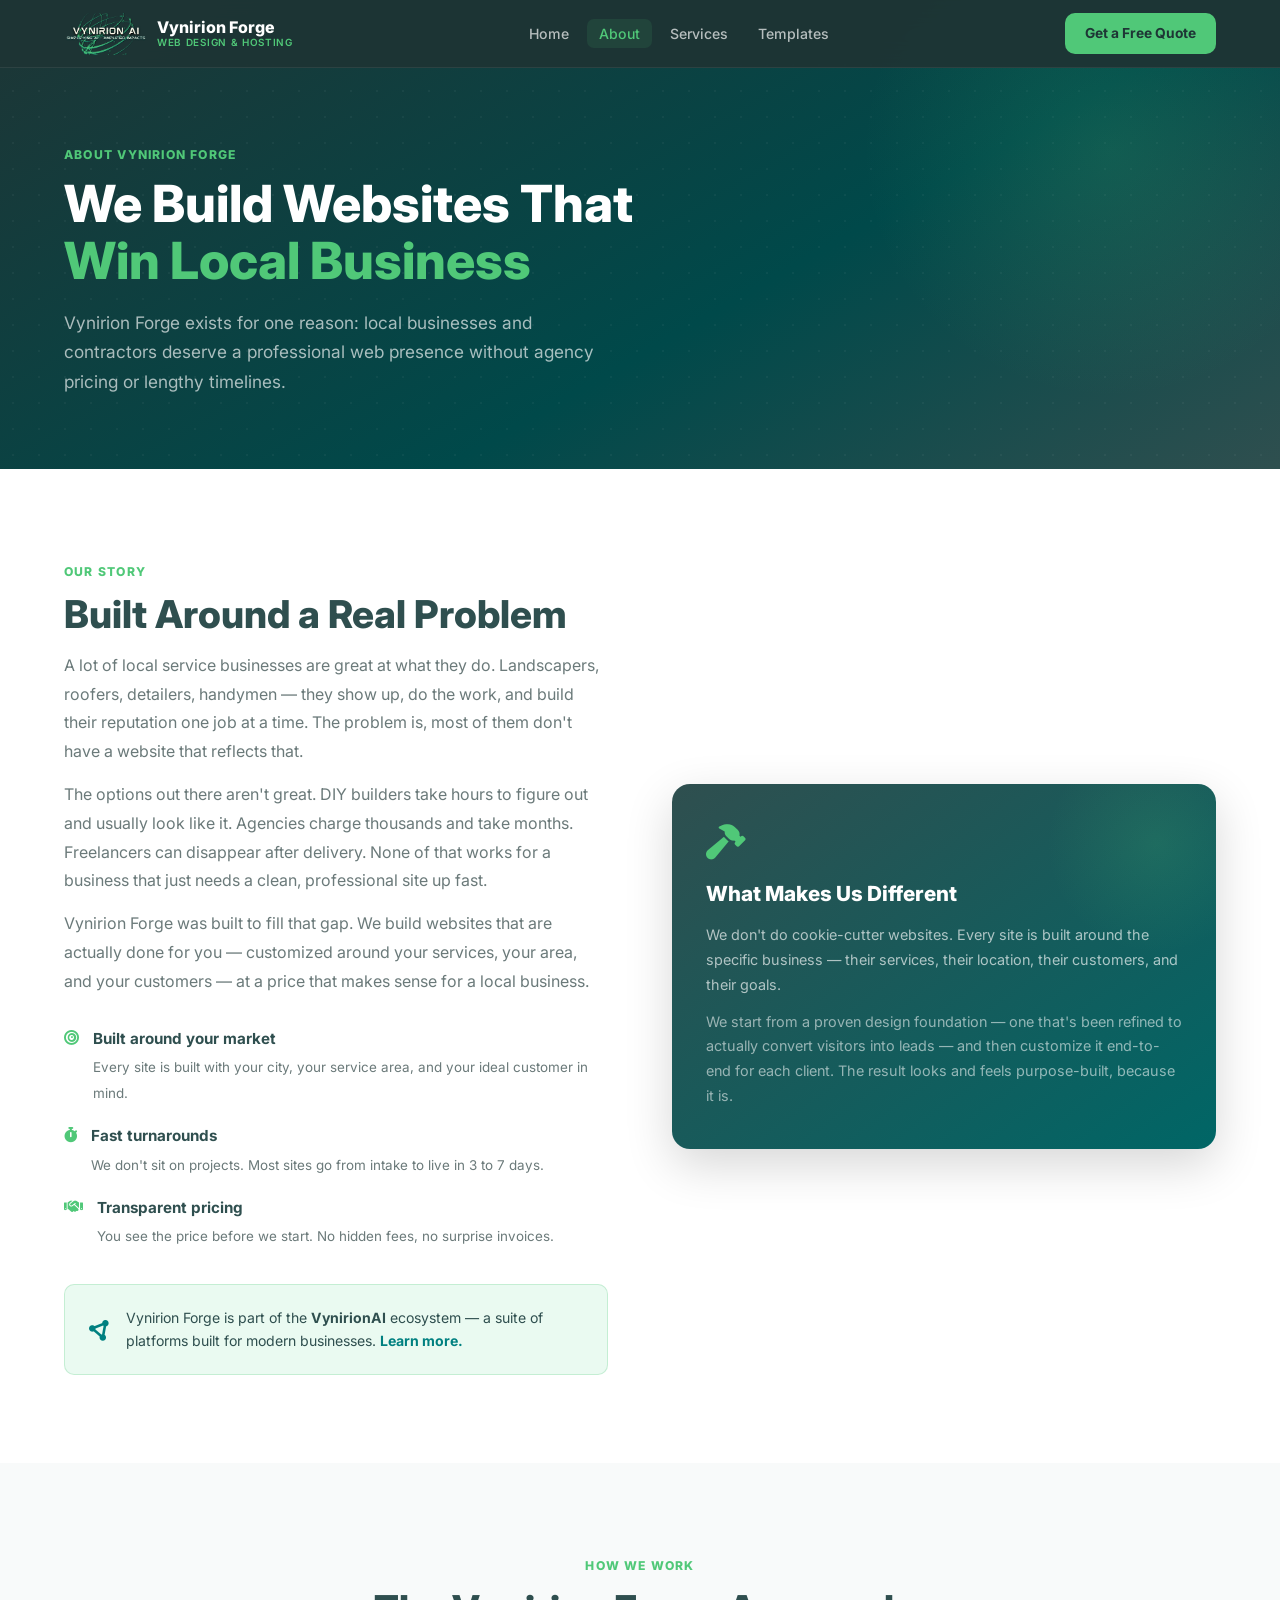
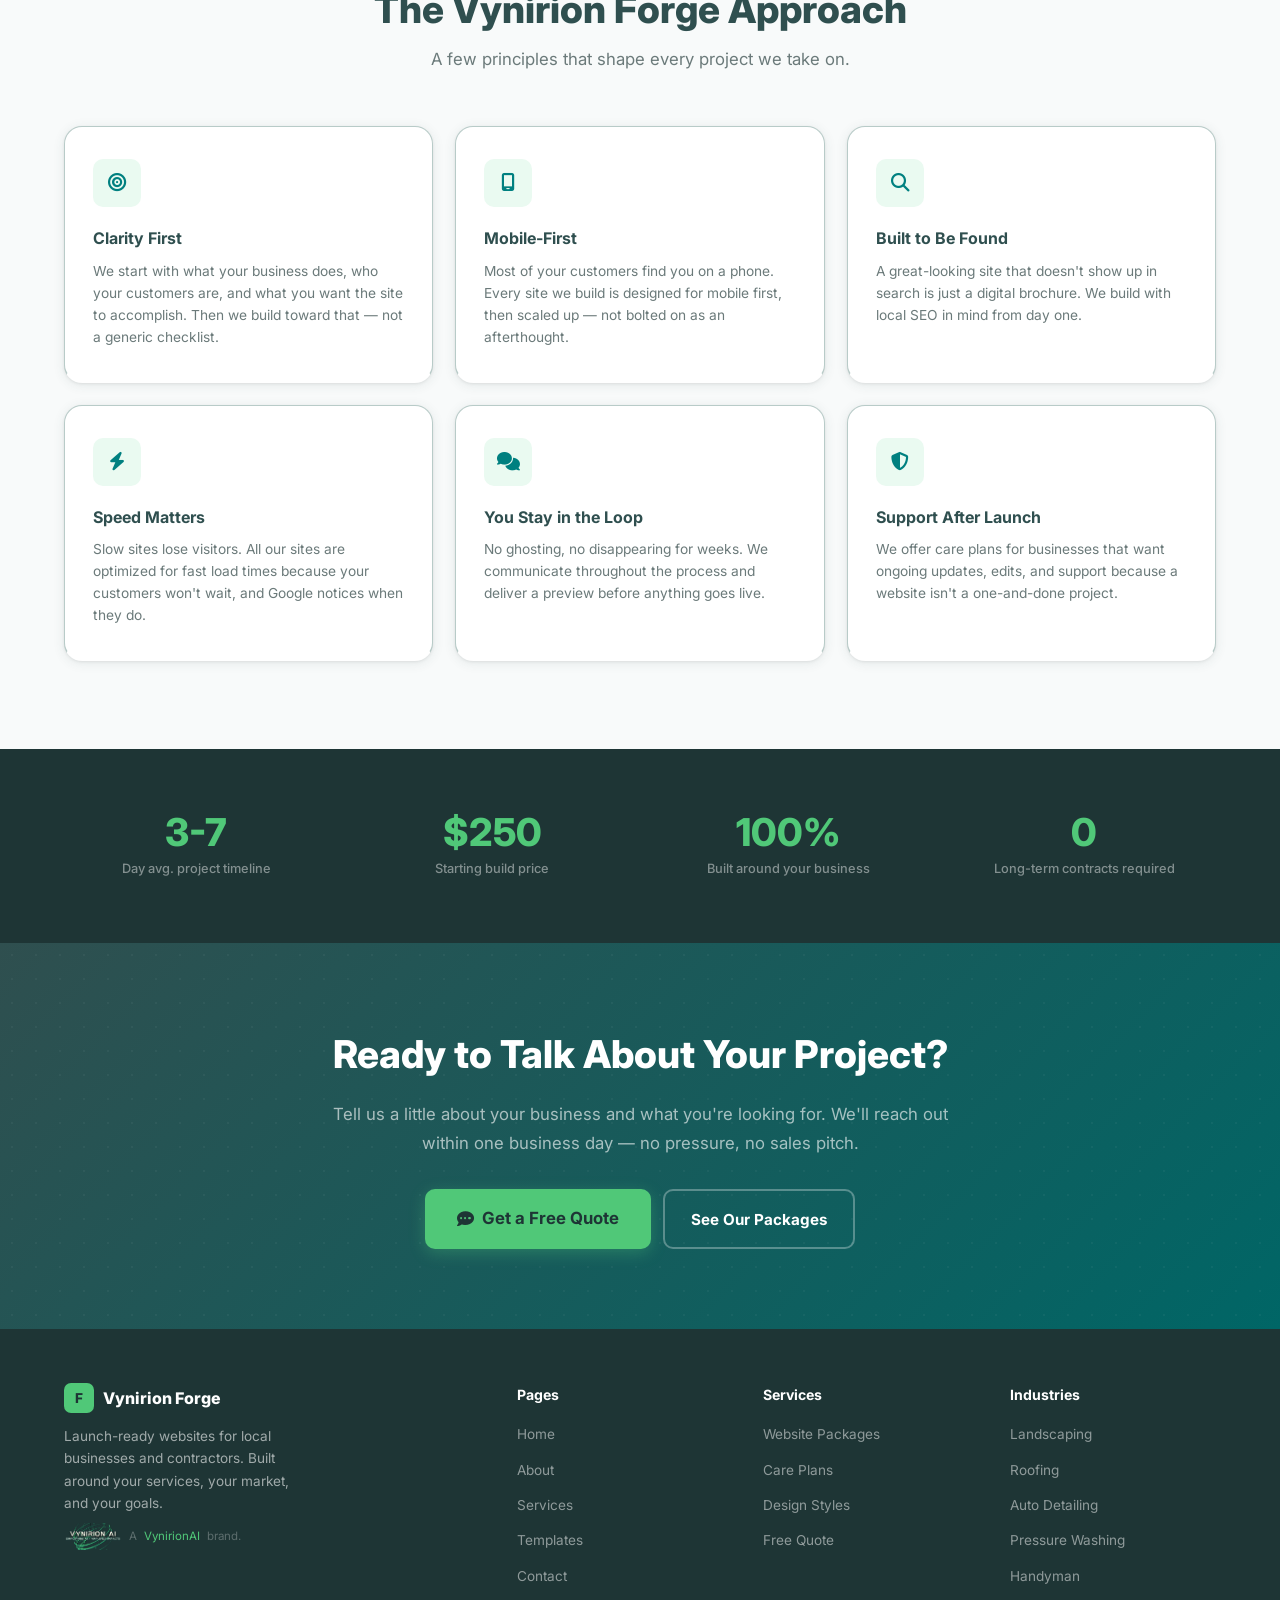
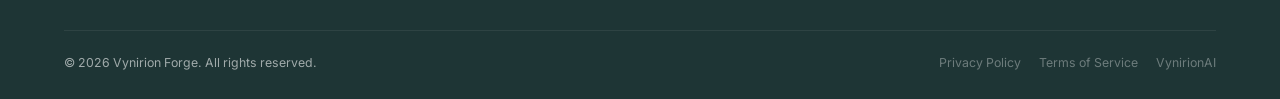
<file: vynirion-forge/about.html>
<!DOCTYPE html>
<html lang="en">
<head>
  <meta charset="UTF-8">
  <meta name="viewport" content="width=device-width, initial-scale=1.0">
  <title>About — Vynirion Forge</title>
  <meta name="description" content="Learn about Vynirion Forge — who we are, why we build for contractors and local businesses, and what makes our approach different.">
  <link rel="icon" type="image/png" href="assets/vynirionai-logo.png">
  <link href="https://fonts.googleapis.com/css2?family=Inter:wght@400;500;600;700;800&display=swap" rel="stylesheet">
  <link rel="stylesheet" href="https://cdnjs.cloudflare.com/ajax/libs/font-awesome/6.5.0/css/all.min.css">
  <link rel="stylesheet" href="style.css?v=3">
</head>
<body>

  <!-- NAV -->
  <nav class="site-nav" id="site-nav">
    <a href="index.html" class="nav-logo">
      <img src="assets/vynirionai-logo.png" alt="VynirionAI" class="nav-logo-img">
      <div class="nav-logo-wrap">
        <span class="nav-logo-name">Vynirion Forge</span>
        <span class="nav-logo-sub">Web Design &amp; Hosting</span>
      </div>
    </a>
    <ul class="nav-links">
      <li><a href="index.html">Home</a></li>
      <li><a href="about.html" class="active">About</a></li>
      <li><a href="services.html">Services</a></li>
      <li><a href="templates.html">Templates</a></li>
    </ul>
    <a href="contact.html" class="nav-cta">Get a Free Quote</a>
    <button class="hamburger" id="hamburger" aria-label="Toggle menu" aria-expanded="false">
      <span></span><span></span><span></span>
    </button>
  </nav>

  <div class="mobile-nav" id="mobile-nav">
    <a href="index.html">Home</a>
    <a href="about.html" class="active">About</a>
    <a href="services.html">Services</a>
    <a href="templates.html">Templates</a>
    <a href="contact.html" class="mob-cta">Get a Free Quote</a>
  </div>

  <div class="mobile-cta-bar">
    <a href="contact.html"><i class="fa-solid fa-comment-dots"></i> Get a Free Quote</a>
  </div>


  <!-- PAGE HERO -->
  <div class="page-hero">
    <div class="page-hero-inner">
      <div class="label">About Vynirion Forge</div>
      <h1>We Build Websites That<br><em>Win Local Business</em></h1>
      <p>Vynirion Forge exists for one reason: local businesses and contractors deserve a professional web presence without agency pricing or lengthy timelines.</p>
    </div>
  </div>


  <!-- STORY SECTION -->
  <section>
    <div class="wrap">
      <div class="about-grid">
        <div>
          <div class="label">Our Story</div>
          <h2 class="h2">Built Around a Real Problem</h2>
          <p style="color:var(--gray-500);line-height:1.8;margin-bottom:14px;">A lot of local service businesses are great at what they do. Landscapers, roofers, detailers, handymen — they show up, do the work, and build their reputation one job at a time. The problem is, most of them don't have a website that reflects that.</p>
          <p style="color:var(--gray-500);line-height:1.8;margin-bottom:14px;">The options out there aren't great. DIY builders take hours to figure out and usually look like it. Agencies charge thousands and take months. Freelancers can disappear after delivery. None of that works for a business that just needs a clean, professional site up fast.</p>
          <p style="color:var(--gray-500);line-height:1.8;margin-bottom:24px;">Vynirion Forge was built to fill that gap. We build websites that are actually done for you — customized around your services, your area, and your customers — at a price that makes sense for a local business.</p>

          <ul class="value-list">
            <li>
              <i class="fa-solid fa-bullseye"></i>
              <div>
                <strong>Built around your market</strong>
                <span>Every site is built with your city, your service area, and your ideal customer in mind.</span>
              </div>
            </li>
            <li>
              <i class="fa-solid fa-stopwatch"></i>
              <div>
                <strong>Fast turnarounds</strong>
                <span>We don't sit on projects. Most sites go from intake to live in 3 to 7 days.</span>
              </div>
            </li>
            <li>
              <i class="fa-solid fa-handshake"></i>
              <div>
                <strong>Transparent pricing</strong>
                <span>You see the price before we start. No hidden fees, no surprise invoices.</span>
              </div>
            </li>
          </ul>

          <div class="eco-mention">
            <i class="fa-solid fa-circle-nodes"></i>
            <p>Vynirion Forge is part of the <strong>VynirionAI</strong> ecosystem — a suite of platforms built for modern businesses. <a href="https://vynirionai.com">Learn more.</a></p>
          </div>
        </div>

        <div>
          <div class="about-card">
            <i class="fa-solid fa-hammer"></i>
            <h3>What Makes Us Different</h3>
            <p>We don't do cookie-cutter websites. Every site is built around the specific business — their services, their location, their customers, and their goals.</p>
            <p style="margin-top:12px;color:rgba(255,255,255,.55);font-size:.9rem;line-height:1.72;">We start from a proven design foundation — one that's been refined to actually convert visitors into leads — and then customize it end-to-end for each client. The result looks and feels purpose-built, because it is.</p>
          </div>
        </div>
      </div>
    </div>
  </section>


  <!-- VALUES -->
  <section class="bg-light">
    <div class="wrap">
      <div class="section-header center">
        <div class="label">How We Work</div>
        <h2 class="h2">The Vynirion Forge Approach</h2>
        <p class="lead">A few principles that shape every project we take on.</p>
      </div>

      <div class="svc-grid">
        <div class="svc-card">
          <div class="svc-icon"><i class="fa-solid fa-bullseye"></i></div>
          <h3>Clarity First</h3>
          <p>We start with what your business does, who your customers are, and what you want the site to accomplish. Then we build toward that — not a generic checklist.</p>
        </div>
        <div class="svc-card">
          <div class="svc-icon"><i class="fa-solid fa-mobile-screen"></i></div>
          <h3>Mobile-First</h3>
          <p>Most of your customers find you on a phone. Every site we build is designed for mobile first, then scaled up — not bolted on as an afterthought.</p>
        </div>
        <div class="svc-card">
          <div class="svc-icon"><i class="fa-solid fa-magnifying-glass"></i></div>
          <h3>Built to Be Found</h3>
          <p>A great-looking site that doesn't show up in search is just a digital brochure. We build with local SEO in mind from day one.</p>
        </div>
        <div class="svc-card">
          <div class="svc-icon"><i class="fa-solid fa-bolt"></i></div>
          <h3>Speed Matters</h3>
          <p>Slow sites lose visitors. All our sites are optimized for fast load times because your customers won't wait, and Google notices when they do.</p>
        </div>
        <div class="svc-card">
          <div class="svc-icon"><i class="fa-solid fa-comments"></i></div>
          <h3>You Stay in the Loop</h3>
          <p>No ghosting, no disappearing for weeks. We communicate throughout the process and deliver a preview before anything goes live.</p>
        </div>
        <div class="svc-card">
          <div class="svc-icon"><i class="fa-solid fa-shield-halved"></i></div>
          <h3>Support After Launch</h3>
          <p>We offer care plans for businesses that want ongoing updates, edits, and support because a website isn't a one-and-done project.</p>
        </div>
      </div>
    </div>
  </section>


  <!-- QUICK STATS -->
  <section class="bg-dark" style="padding:64px 5%;">
    <div class="wrap">
      <div style="display:grid;grid-template-columns:repeat(4,1fr);gap:32px;text-align:center;">
        <div>
          <div style="font-size:2.4rem;font-weight:800;color:var(--emerald);line-height:1;">3-7</div>
          <div style="font-size:.8rem;color:rgba(255,255,255,.45);margin-top:6px;font-weight:500;">Day avg. project timeline</div>
        </div>
        <div>
          <div style="font-size:2.4rem;font-weight:800;color:var(--emerald);line-height:1;">$250</div>
          <div style="font-size:.8rem;color:rgba(255,255,255,.45);margin-top:6px;font-weight:500;">Starting build price</div>
        </div>
        <div>
          <div style="font-size:2.4rem;font-weight:800;color:var(--emerald);line-height:1;">100%</div>
          <div style="font-size:.8rem;color:rgba(255,255,255,.45);margin-top:6px;font-weight:500;">Built around your business</div>
        </div>
        <div>
          <div style="font-size:2.4rem;font-weight:800;color:var(--emerald);line-height:1;">0</div>
          <div style="font-size:.8rem;color:rgba(255,255,255,.45);margin-top:6px;font-weight:500;">Long-term contracts required</div>
        </div>
      </div>
    </div>
  </section>


  <!-- CTA -->
  <section class="cta-band">
    <div class="cta-band-inner">
      <h2>Ready to Talk About Your Project?</h2>
      <p>Tell us a little about your business and what you're looking for. We'll reach out within one business day — no pressure, no sales pitch.</p>
      <div class="cta-btns">
        <a href="contact.html" class="btn btn-em btn-lg"><i class="fa-solid fa-comment-dots"></i> Get a Free Quote</a>
        <a href="services.html" class="btn btn-outline-w">See Our Packages</a>
      </div>
    </div>
  </section>


  <!-- FOOTER -->
  <footer class="site-footer">
    <div class="wrap">
      <div class="footer-grid">
        <div>
          <a href="index.html" class="footer-brand-link">
            <div class="footer-brand-mark">F</div>
            <span class="footer-brand-name">Vynirion Forge</span>
          </a>
          <p class="footer-tagline">Launch-ready websites for local businesses and contractors. Built around your services, your market, and your goals.</p>
          <p class="footer-powered"><img src="assets/vynirionai-logo.png" alt="VynirionAI" class="footer-powered-logo"> A <a href="https://vynirionai.com">VynirionAI</a> brand.</p>
        </div>
        <div class="footer-col">
          <h4>Pages</h4>
          <ul>
            <li><a href="index.html">Home</a></li>
            <li><a href="about.html">About</a></li>
            <li><a href="services.html">Services</a></li>
            <li><a href="templates.html">Templates</a></li>
            <li><a href="contact.html">Contact</a></li>
          </ul>
        </div>
        <div class="footer-col">
          <h4>Services</h4>
          <ul>
            <li><a href="services.html">Website Packages</a></li>
            <li><a href="services.html#care">Care Plans</a></li>
            <li><a href="templates.html">Design Styles</a></li>
            <li><a href="contact.html">Free Quote</a></li>
          </ul>
        </div>
        <div class="footer-col">
          <h4>Industries</h4>
          <ul>
            <li><a href="contact.html">Landscaping</a></li>
            <li><a href="contact.html">Roofing</a></li>
            <li><a href="contact.html">Auto Detailing</a></li>
            <li><a href="contact.html">Pressure Washing</a></li>
            <li><a href="contact.html">Handyman</a></li>
          </ul>
        </div>
      </div>
      <div class="footer-bottom">
        <span>&copy; 2026 Vynirion Forge. All rights reserved.</span>
        <div class="footer-legal">
          <a href="privacy-policy.html">Privacy Policy</a>
          <a href="terms-of-service.html">Terms of Service</a>
          <a href="https://vynirionai.com">VynirionAI</a>
        </div>
      </div>
    </div>
  </footer>

  <button class="back-top" id="back-top" aria-label="Back to top">
    <i class="fa-solid fa-chevron-up"></i>
  </button>

  <script src="script.js?v=3"></script>
</body>
</html>
</file>
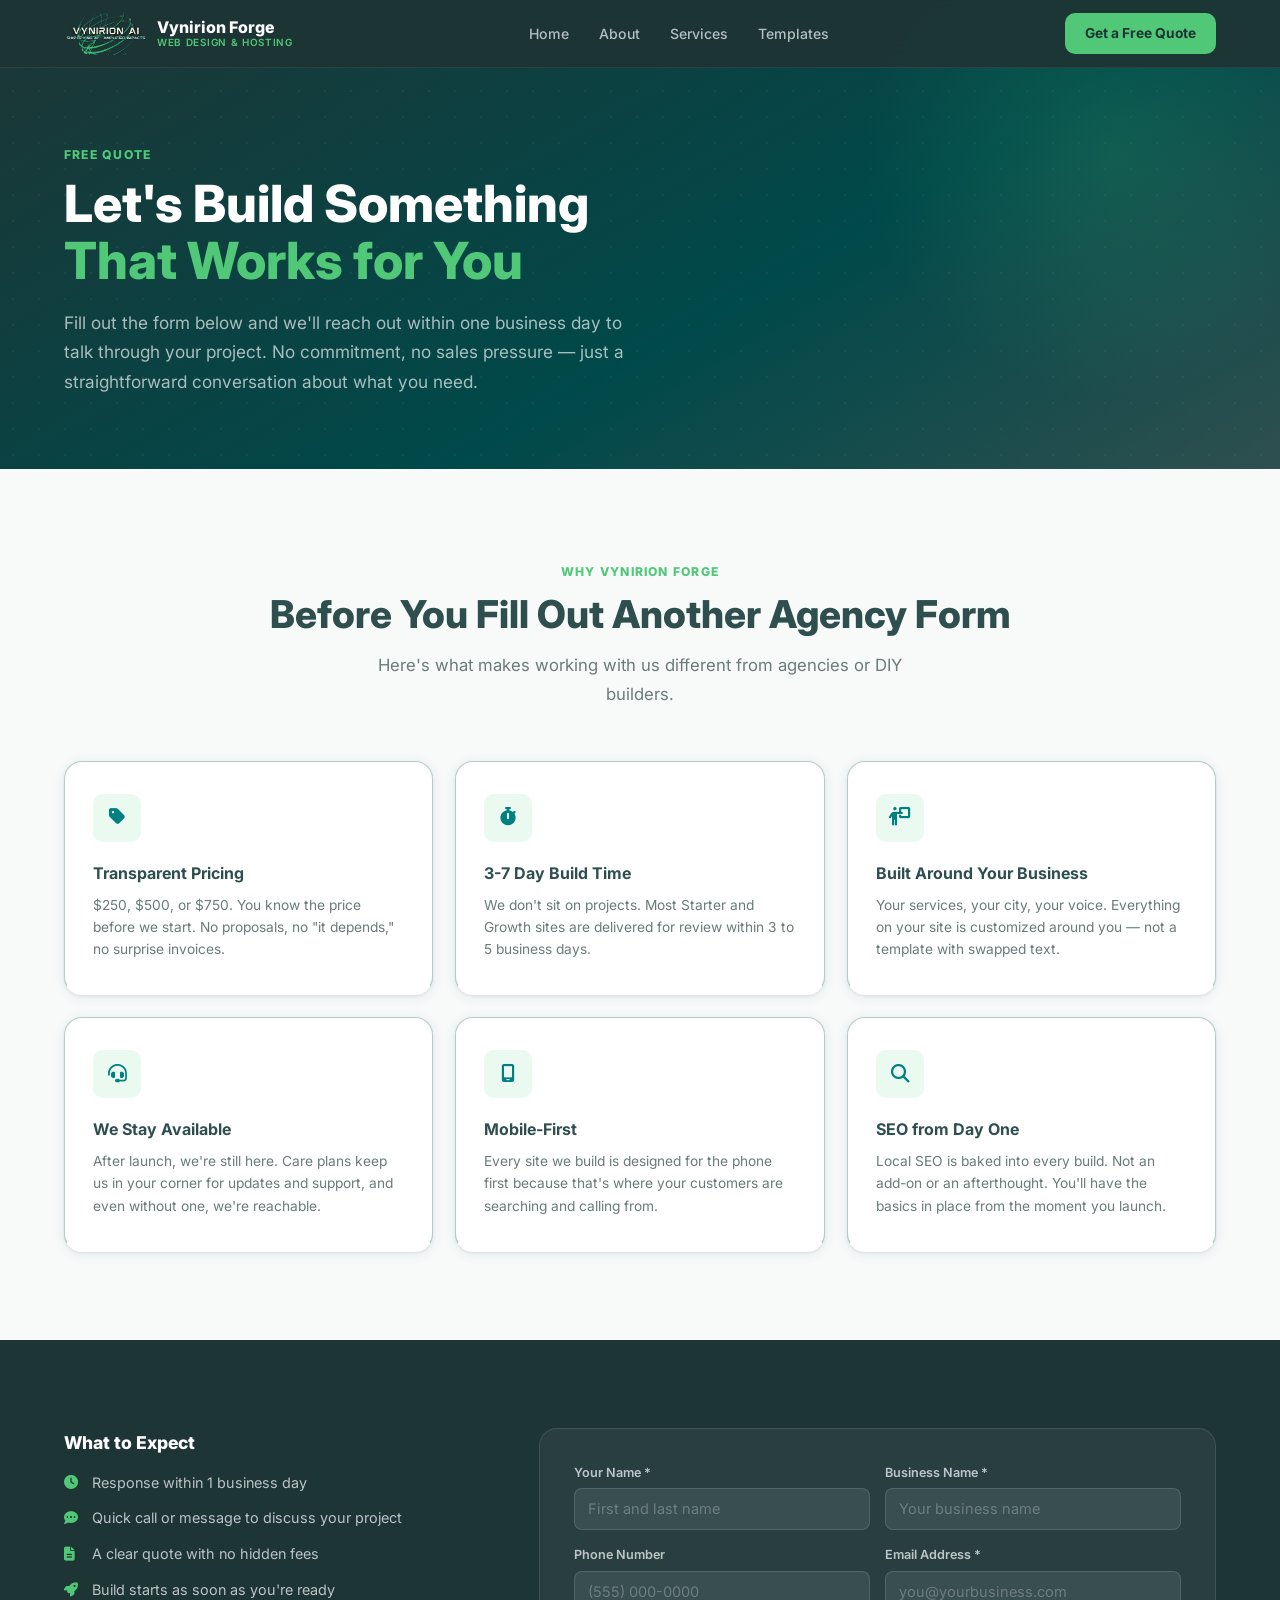
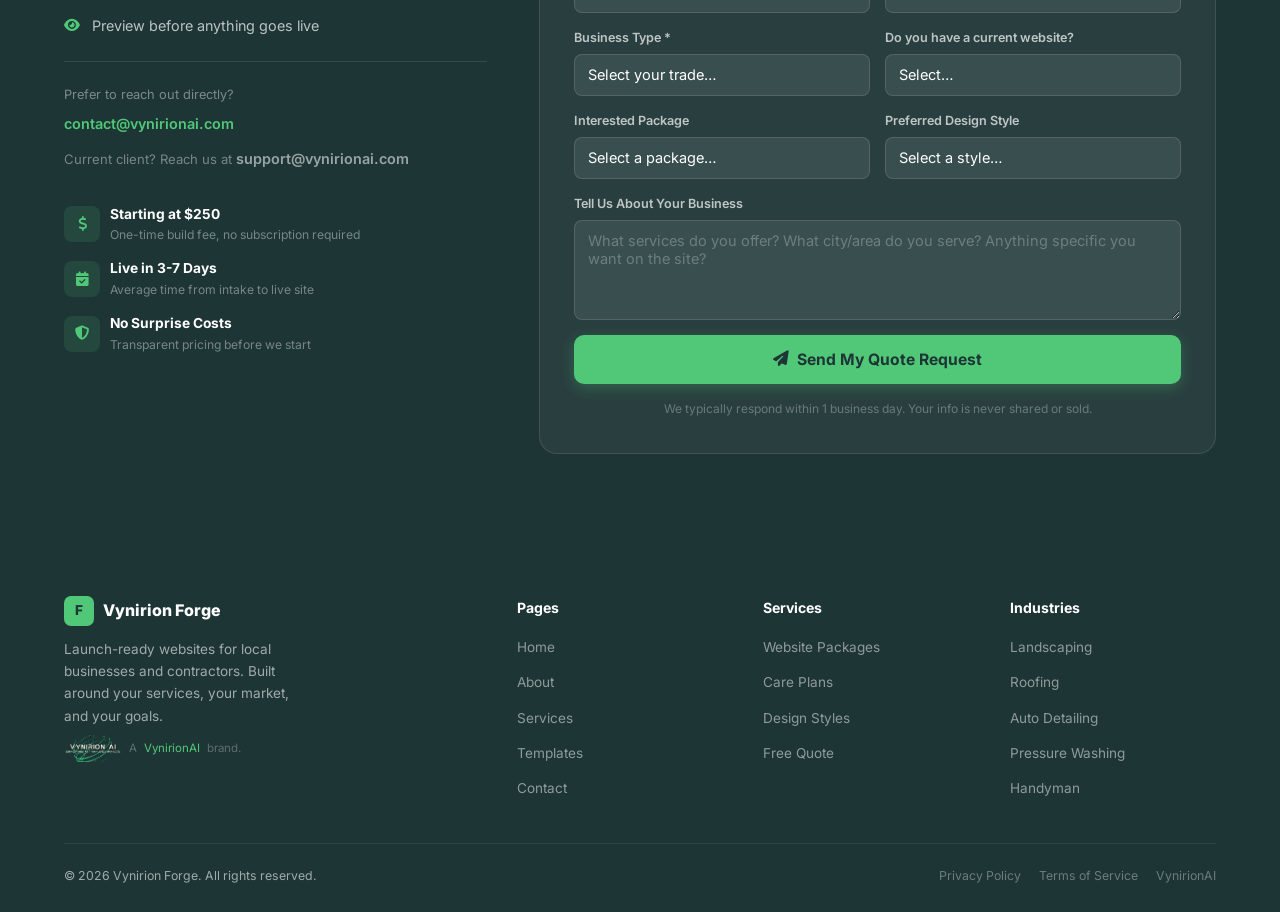
<file: vynirion-forge/contact.html>
<!DOCTYPE html>
<html lang="en">
<head>
  <meta charset="UTF-8">
  <meta name="viewport" content="width=device-width, initial-scale=1.0">
  <title>Get a Free Quote — Vynirion Forge</title>
  <meta name="description" content="Tell us about your business and we'll reach out within one business day with a quote and project plan. No commitment required.">
  <link rel="icon" type="image/png" href="assets/vynirionai-logo.png">
  <link href="https://fonts.googleapis.com/css2?family=Inter:wght@400;500;600;700;800&display=swap" rel="stylesheet">
  <link rel="stylesheet" href="https://cdnjs.cloudflare.com/ajax/libs/font-awesome/6.5.0/css/all.min.css">
  <link rel="stylesheet" href="style.css?v=3">
</head>
<body>

  <!-- NAV -->
  <nav class="site-nav" id="site-nav">
    <a href="index.html" class="nav-logo">
      <img src="assets/vynirionai-logo.png" alt="VynirionAI" class="nav-logo-img">
      <div class="nav-logo-wrap">
        <span class="nav-logo-name">Vynirion Forge</span>
        <span class="nav-logo-sub">Web Design &amp; Hosting</span>
      </div>
    </a>
    <ul class="nav-links">
      <li><a href="index.html">Home</a></li>
      <li><a href="about.html">About</a></li>
      <li><a href="services.html">Services</a></li>
      <li><a href="templates.html">Templates</a></li>
    </ul>
    <a href="contact.html" class="nav-cta">Get a Free Quote</a>
    <button class="hamburger" id="hamburger" aria-label="Toggle menu" aria-expanded="false">
      <span></span><span></span><span></span>
    </button>
  </nav>

  <div class="mobile-nav" id="mobile-nav">
    <a href="index.html">Home</a>
    <a href="about.html">About</a>
    <a href="services.html">Services</a>
    <a href="templates.html">Templates</a>
    <a href="contact.html" class="mob-cta">Get a Free Quote</a>
  </div>

  <div class="mobile-cta-bar">
    <a href="contact.html"><i class="fa-solid fa-comment-dots"></i> Get a Free Quote</a>
  </div>


  <!-- PAGE HERO -->
  <div class="page-hero">
    <div class="page-hero-inner">
      <div class="label">Free Quote</div>
      <h1>Let's Build Something<br><em>That Works for You</em></h1>
      <p>Fill out the form below and we'll reach out within one business day to talk through your project. No commitment, no sales pressure — just a straightforward conversation about what you need.</p>
    </div>
  </div>


  <!-- WHY FORGE -->
  <section class="bg-light">
    <div class="wrap">
      <div class="section-header center">
        <div class="label">Why Vynirion Forge</div>
        <h2 class="h2">Before You Fill Out Another Agency Form</h2>
        <p class="lead">Here's what makes working with us different from agencies or DIY builders.</p>
      </div>

      <div class="svc-grid">
        <div class="svc-card">
          <div class="svc-icon"><i class="fa-solid fa-tag"></i></div>
          <h3>Transparent Pricing</h3>
          <p>$250, $500, or $750. You know the price before we start. No proposals, no "it depends," no surprise invoices.</p>
        </div>
        <div class="svc-card">
          <div class="svc-icon"><i class="fa-solid fa-stopwatch"></i></div>
          <h3>3-7 Day Build Time</h3>
          <p>We don't sit on projects. Most Starter and Growth sites are delivered for review within 3 to 5 business days.</p>
        </div>
        <div class="svc-card">
          <div class="svc-icon"><i class="fa-solid fa-person-chalkboard"></i></div>
          <h3>Built Around Your Business</h3>
          <p>Your services, your city, your voice. Everything on your site is customized around you — not a template with swapped text.</p>
        </div>
        <div class="svc-card">
          <div class="svc-icon"><i class="fa-solid fa-headset"></i></div>
          <h3>We Stay Available</h3>
          <p>After launch, we're still here. Care plans keep us in your corner for updates and support, and even without one, we're reachable.</p>
        </div>
        <div class="svc-card">
          <div class="svc-icon"><i class="fa-solid fa-mobile-screen"></i></div>
          <h3>Mobile-First</h3>
          <p>Every site we build is designed for the phone first because that's where your customers are searching and calling from.</p>
        </div>
        <div class="svc-card">
          <div class="svc-icon"><i class="fa-solid fa-magnifying-glass"></i></div>
          <h3>SEO from Day One</h3>
          <p>Local SEO is baked into every build. Not an add-on or an afterthought. You'll have the basics in place from the moment you launch.</p>
        </div>
      </div>
    </div>
  </section>


  <!-- CONTACT SECTION -->
  <section class="bg-dark">
    <div class="wrap">
      <div class="contact-layout">

        <!-- Left: info -->
        <div>
          <p class="contact-info-title">What to Expect</p>
          <ul class="contact-bullets">
            <li><i class="fa-solid fa-clock"></i> Response within 1 business day</li>
            <li><i class="fa-solid fa-comment-dots"></i> Quick call or message to discuss your project</li>
            <li><i class="fa-solid fa-file-lines"></i> A clear quote with no hidden fees</li>
            <li><i class="fa-solid fa-rocket"></i> Build starts as soon as you're ready</li>
            <li><i class="fa-solid fa-eye"></i> Preview before anything goes live</li>
          </ul>

          <div class="contact-direct">
            <p>Prefer to reach out directly?</p>
            <a href="mailto:contact@vynirionai.com">contact@vynirionai.com</a>
            <p style="margin-top:10px;font-size:.82rem;color:rgba(255,255,255,.4);">Current client? Reach us at <a href="mailto:support@vynirionai.com" style="color:rgba(255,255,255,.55);">support@vynirionai.com</a></p>
          </div>

          <!-- Quick trust badges -->
          <div style="margin-top:32px;display:flex;flex-direction:column;gap:12px;">
            <div style="display:flex;align-items:center;gap:10px;">
              <div style="width:36px;height:36px;background:rgba(80,200,120,.12);border-radius:8px;display:flex;align-items:center;justify-content:center;flex-shrink:0;">
                <i class="fa-solid fa-dollar-sign" style="color:var(--emerald);font-size:.9rem;"></i>
              </div>
              <div>
                <div style="font-size:.86rem;font-weight:700;color:var(--white);">Starting at $250</div>
                <div style="font-size:.76rem;color:rgba(255,255,255,.4);">One-time build fee, no subscription required</div>
              </div>
            </div>
            <div style="display:flex;align-items:center;gap:10px;">
              <div style="width:36px;height:36px;background:rgba(80,200,120,.12);border-radius:8px;display:flex;align-items:center;justify-content:center;flex-shrink:0;">
                <i class="fa-solid fa-calendar-check" style="color:var(--emerald);font-size:.9rem;"></i>
              </div>
              <div>
                <div style="font-size:.86rem;font-weight:700;color:var(--white);">Live in 3-7 Days</div>
                <div style="font-size:.76rem;color:rgba(255,255,255,.4);">Average time from intake to live site</div>
              </div>
            </div>
            <div style="display:flex;align-items:center;gap:10px;">
              <div style="width:36px;height:36px;background:rgba(80,200,120,.12);border-radius:8px;display:flex;align-items:center;justify-content:center;flex-shrink:0;">
                <i class="fa-solid fa-shield-halved" style="color:var(--emerald);font-size:.9rem;"></i>
              </div>
              <div>
                <div style="font-size:.86rem;font-weight:700;color:var(--white);">No Surprise Costs</div>
                <div style="font-size:.76rem;color:rgba(255,255,255,.4);">Transparent pricing before we start</div>
              </div>
            </div>
          </div>
        </div>

        <!-- Right: form -->
        <div>
          <div class="form-box" id="form-box">
            <form id="contact-form" action="https://formspree.io/f/mbdvrekd" method="POST">
              <div class="form-grid">

                <div class="fg">
                  <label for="name">Your Name *</label>
                  <input type="text" id="name" name="name" placeholder="First and last name" required>
                </div>

                <div class="fg">
                  <label for="business">Business Name *</label>
                  <input type="text" id="business" name="business" placeholder="Your business name" required>
                </div>

                <div class="fg">
                  <label for="phone">Phone Number</label>
                  <input type="tel" id="phone" name="phone" placeholder="(555) 000-0000">
                </div>

                <div class="fg">
                  <label for="email">Email Address *</label>
                  <input type="email" id="email" name="email" placeholder="you@yourbusiness.com" required>
                </div>

                <div class="fg">
                  <label for="industry">Business Type *</label>
                  <select id="industry" name="industry" required>
                    <option value="" disabled selected>Select your trade…</option>
                    <option>Landscaping / Lawn Care</option>
                    <option>Roofing</option>
                    <option>Auto Detailing</option>
                    <option>Pressure Washing</option>
                    <option>Handyman / General Repairs</option>
                    <option>Painting</option>
                    <option>HVAC</option>
                    <option>Plumbing</option>
                    <option>Concrete / Paving</option>
                    <option>Cleaning Services</option>
                    <option>Fencing</option>
                    <option>Other</option>
                  </select>
                </div>

                <div class="fg">
                  <label for="existing">Do you have a current website?</label>
                  <select id="existing" name="existing">
                    <option value="" disabled selected>Select…</option>
                    <option>No — starting fresh</option>
                    <option>Yes — looking to replace it</option>
                    <option>Yes — just need updates</option>
                  </select>
                </div>

                <div class="fg">
                  <label for="package">Interested Package</label>
                  <select id="package" name="package">
                    <option value="" disabled selected>Select a package…</option>
                    <option>Starter — $250</option>
                    <option>Growth — $500 (Most Popular)</option>
                    <option>Premium — $750</option>
                    <option>Not sure yet — help me decide</option>
                  </select>
                </div>

                <div class="fg">
                  <label for="design">Preferred Design Style</label>
                  <select id="design" name="design">
                    <option value="" disabled selected>Select a style…</option>
                    <option>Local Trust — Clean &amp; Light</option>
                    <option>Premium Modern — Dark &amp; Bold</option>
                    <option>Not sure — show me options</option>
                  </select>
                </div>

                <div class="fg full">
                  <label for="message">Tell Us About Your Business</label>
                  <textarea id="message" name="message" rows="4" placeholder="What services do you offer? What city/area do you serve? Anything specific you want on the site?"></textarea>
                </div>

                <button type="submit" class="form-submit" id="submit-btn">
                  <i class="fa-solid fa-paper-plane"></i> Send My Quote Request
                </button>

                <p class="form-note">We typically respond within 1 business day. Your info is never shared or sold.</p>
              </div>
            </form>
          </div>

          <!-- Success state -->
          <div id="form-success" style="display:none;" class="form-box">
            <div class="form-success">
              <i class="fa-solid fa-circle-check"></i>
              <h3>Quote Request Sent!</h3>
              <p>Thanks — we'll reach out within one business day to talk through your project. Check your inbox (and spam just in case).</p>
              <a href="index.html" class="btn btn-em" style="margin-top:24px;display:flex;justify-content:center;font-weight:700;">Back to Home</a>
            </div>
          </div>

          <!-- Error state -->
          <div id="form-error" style="display:none;" class="form-box">
            <div class="form-error">
              <i class="fa-solid fa-circle-exclamation"></i>
              <h3>Something Went Wrong</h3>
              <p>We couldn't send your form. Please try again, or email us directly at <a href="mailto:contact@vynirionai.com" style="color:var(--emerald);">contact@vynirionai.com</a></p>
              <button onclick="document.getElementById('form-error').style.display='none';document.getElementById('form-box').style.display='block';" class="btn btn-outline-w" style="margin-top:20px;">Try Again</button>
            </div>
          </div>

        </div>
      </div>
    </div>
  </section>


  <!-- FOOTER -->
  <footer class="site-footer">
    <div class="wrap">
      <div class="footer-grid">
        <div>
          <a href="index.html" class="footer-brand-link">
            <div class="footer-brand-mark">F</div>
            <span class="footer-brand-name">Vynirion Forge</span>
          </a>
          <p class="footer-tagline">Launch-ready websites for local businesses and contractors. Built around your services, your market, and your goals.</p>
          <p class="footer-powered"><img src="assets/vynirionai-logo.png" alt="VynirionAI" class="footer-powered-logo"> A <a href="https://vynirionai.com">VynirionAI</a> brand.</p>
        </div>
        <div class="footer-col">
          <h4>Pages</h4>
          <ul>
            <li><a href="index.html">Home</a></li>
            <li><a href="about.html">About</a></li>
            <li><a href="services.html">Services</a></li>
            <li><a href="templates.html">Templates</a></li>
            <li><a href="contact.html">Contact</a></li>
          </ul>
        </div>
        <div class="footer-col">
          <h4>Services</h4>
          <ul>
            <li><a href="services.html">Website Packages</a></li>
            <li><a href="services.html#care">Care Plans</a></li>
            <li><a href="templates.html">Design Styles</a></li>
            <li><a href="contact.html">Free Quote</a></li>
          </ul>
        </div>
        <div class="footer-col">
          <h4>Industries</h4>
          <ul>
            <li><a href="contact.html">Landscaping</a></li>
            <li><a href="contact.html">Roofing</a></li>
            <li><a href="contact.html">Auto Detailing</a></li>
            <li><a href="contact.html">Pressure Washing</a></li>
            <li><a href="contact.html">Handyman</a></li>
          </ul>
        </div>
      </div>
      <div class="footer-bottom">
        <span>&copy; 2026 Vynirion Forge. All rights reserved.</span>
        <div class="footer-legal">
          <a href="privacy-policy.html">Privacy Policy</a>
          <a href="terms-of-service.html">Terms of Service</a>
          <a href="https://vynirionai.com">VynirionAI</a>
        </div>
      </div>
    </div>
  </footer>

  <button class="back-top" id="back-top" aria-label="Back to top">
    <i class="fa-solid fa-chevron-up"></i>
  </button>

  <script src="script.js?v=3"></script>
</body>
</html>
</file>
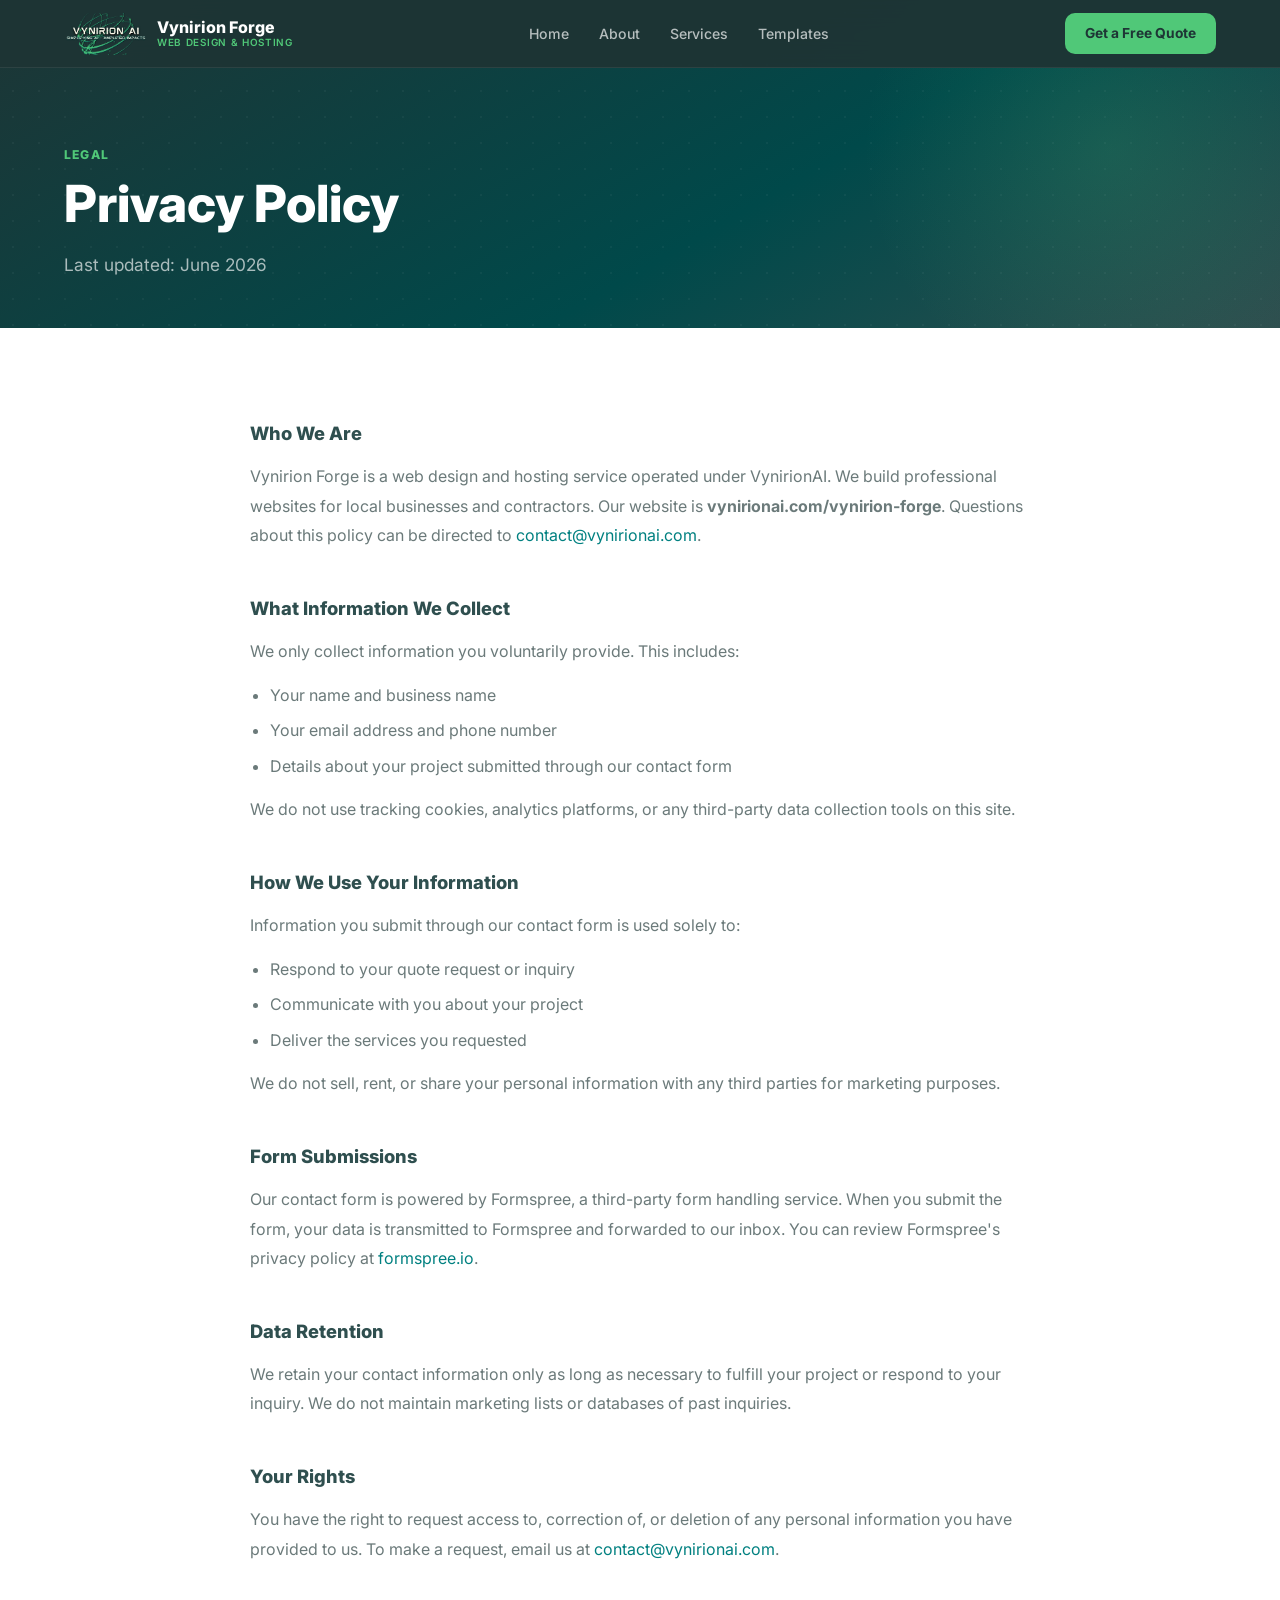
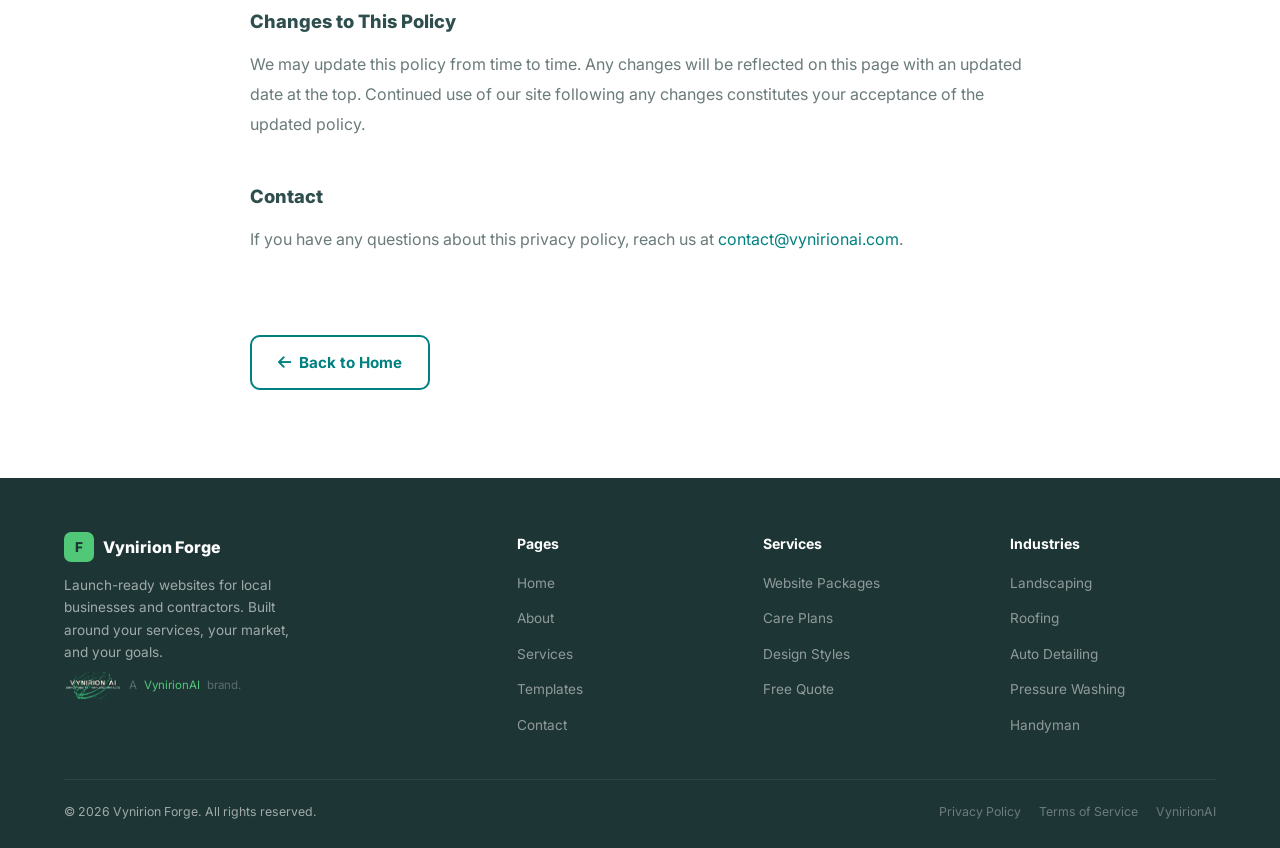
<file: vynirion-forge/privacy-policy.html>
<!DOCTYPE html>
<html lang="en">
<head>
  <meta charset="UTF-8">
  <meta name="viewport" content="width=device-width, initial-scale=1.0">
  <title>Privacy Policy — Vynirion Forge</title>
  <meta name="description" content="Vynirion Forge privacy policy. What information we collect, how we use it, and your rights.">
  <link rel="icon" type="image/png" href="assets/vynirionai-logo.png">
  <link href="https://fonts.googleapis.com/css2?family=Inter:wght@400;500;600;700;800&display=swap" rel="stylesheet">
  <link rel="stylesheet" href="https://cdnjs.cloudflare.com/ajax/libs/font-awesome/6.5.0/css/all.min.css">
  <link rel="stylesheet" href="style.css?v=3">
</head>
<body>

  <!-- NAV -->
  <nav class="site-nav" id="site-nav">
    <a href="index.html" class="nav-logo">
      <img src="assets/vynirionai-logo.png" alt="VynirionAI" class="nav-logo-img">
      <div class="nav-logo-wrap">
        <span class="nav-logo-name">Vynirion Forge</span>
        <span class="nav-logo-sub">Web Design &amp; Hosting</span>
      </div>
    </a>
    <ul class="nav-links">
      <li><a href="index.html">Home</a></li>
      <li><a href="about.html">About</a></li>
      <li><a href="services.html">Services</a></li>
      <li><a href="templates.html">Templates</a></li>
    </ul>
    <a href="contact.html" class="nav-cta">Get a Free Quote</a>
    <button class="hamburger" id="hamburger" aria-label="Toggle menu" aria-expanded="false">
      <span></span><span></span><span></span>
    </button>
  </nav>

  <div class="mobile-nav" id="mobile-nav">
    <a href="index.html">Home</a>
    <a href="about.html">About</a>
    <a href="services.html">Services</a>
    <a href="templates.html">Templates</a>
    <a href="contact.html" class="mob-cta">Get a Free Quote</a>
  </div>

  <div class="mobile-cta-bar">
    <a href="contact.html"><i class="fa-solid fa-comment-dots"></i> Get a Free Quote</a>
  </div>


  <!-- PAGE HERO -->
  <div class="page-hero" style="padding-bottom:48px;">
    <div class="page-hero-inner">
      <div class="label">Legal</div>
      <h1>Privacy Policy</h1>
      <p>Last updated: June 2026</p>
    </div>
  </div>


  <!-- CONTENT -->
  <section>
    <div class="wrap" style="max-width:780px;">
      <div class="legal-body">

        <h2>Who We Are</h2>
        <p>Vynirion Forge is a web design and hosting service operated under VynirionAI. We build professional websites for local businesses and contractors. Our website is <strong>vynirionai.com/vynirion-forge</strong>. Questions about this policy can be directed to <a href="mailto:contact@vynirionai.com">contact@vynirionai.com</a>.</p>

        <h2>What Information We Collect</h2>
        <p>We only collect information you voluntarily provide. This includes:</p>
        <ul>
          <li>Your name and business name</li>
          <li>Your email address and phone number</li>
          <li>Details about your project submitted through our contact form</li>
        </ul>
        <p>We do not use tracking cookies, analytics platforms, or any third-party data collection tools on this site.</p>

        <h2>How We Use Your Information</h2>
        <p>Information you submit through our contact form is used solely to:</p>
        <ul>
          <li>Respond to your quote request or inquiry</li>
          <li>Communicate with you about your project</li>
          <li>Deliver the services you requested</li>
        </ul>
        <p>We do not sell, rent, or share your personal information with any third parties for marketing purposes.</p>

        <h2>Form Submissions</h2>
        <p>Our contact form is powered by Formspree, a third-party form handling service. When you submit the form, your data is transmitted to Formspree and forwarded to our inbox. You can review Formspree's privacy policy at <a href="https://formspree.io/legal/privacy-policy" target="_blank" rel="noopener">formspree.io</a>.</p>

        <h2>Data Retention</h2>
        <p>We retain your contact information only as long as necessary to fulfill your project or respond to your inquiry. We do not maintain marketing lists or databases of past inquiries.</p>

        <h2>Your Rights</h2>
        <p>You have the right to request access to, correction of, or deletion of any personal information you have provided to us. To make a request, email us at <a href="mailto:contact@vynirionai.com">contact@vynirionai.com</a>.</p>

        <h2>Changes to This Policy</h2>
        <p>We may update this policy from time to time. Any changes will be reflected on this page with an updated date at the top. Continued use of our site following any changes constitutes your acceptance of the updated policy.</p>

        <h2>Contact</h2>
        <p>If you have any questions about this privacy policy, reach us at <a href="mailto:contact@vynirionai.com">contact@vynirionai.com</a>.</p>

      </div>

      <div style="margin-top:48px;padding-top:32px;border-top:1px solid var(--border);">
        <a href="index.html" class="btn btn-outline-em"><i class="fa-solid fa-arrow-left"></i> Back to Home</a>
      </div>
    </div>
  </section>


  <!-- FOOTER -->
  <footer class="site-footer">
    <div class="wrap">
      <div class="footer-grid">
        <div>
          <a href="index.html" class="footer-brand-link">
            <div class="footer-brand-mark">F</div>
            <span class="footer-brand-name">Vynirion Forge</span>
          </a>
          <p class="footer-tagline">Launch-ready websites for local businesses and contractors. Built around your services, your market, and your goals.</p>
          <p class="footer-powered"><img src="assets/vynirionai-logo.png" alt="VynirionAI" class="footer-powered-logo"> A <a href="https://vynirionai.com">VynirionAI</a> brand.</p>
        </div>
        <div class="footer-col">
          <h4>Pages</h4>
          <ul>
            <li><a href="index.html">Home</a></li>
            <li><a href="about.html">About</a></li>
            <li><a href="services.html">Services</a></li>
            <li><a href="templates.html">Templates</a></li>
            <li><a href="contact.html">Contact</a></li>
          </ul>
        </div>
        <div class="footer-col">
          <h4>Services</h4>
          <ul>
            <li><a href="services.html">Website Packages</a></li>
            <li><a href="services.html#care">Care Plans</a></li>
            <li><a href="templates.html">Design Styles</a></li>
            <li><a href="contact.html">Free Quote</a></li>
          </ul>
        </div>
        <div class="footer-col">
          <h4>Industries</h4>
          <ul>
            <li><a href="contact.html">Landscaping</a></li>
            <li><a href="contact.html">Roofing</a></li>
            <li><a href="contact.html">Auto Detailing</a></li>
            <li><a href="contact.html">Pressure Washing</a></li>
            <li><a href="contact.html">Handyman</a></li>
          </ul>
        </div>
      </div>
      <div class="footer-bottom">
        <span>&copy; 2026 Vynirion Forge. All rights reserved.</span>
        <div class="footer-legal">
          <a href="privacy-policy.html">Privacy Policy</a>
          <a href="terms-of-service.html">Terms of Service</a>
          <a href="https://vynirionai.com">VynirionAI</a>
        </div>
      </div>
    </div>
  </footer>

  <button class="back-top" id="back-top" aria-label="Back to top">
    <i class="fa-solid fa-chevron-up"></i>
  </button>

  <script src="script.js?v=3"></script>
</body>
</html>
</file>
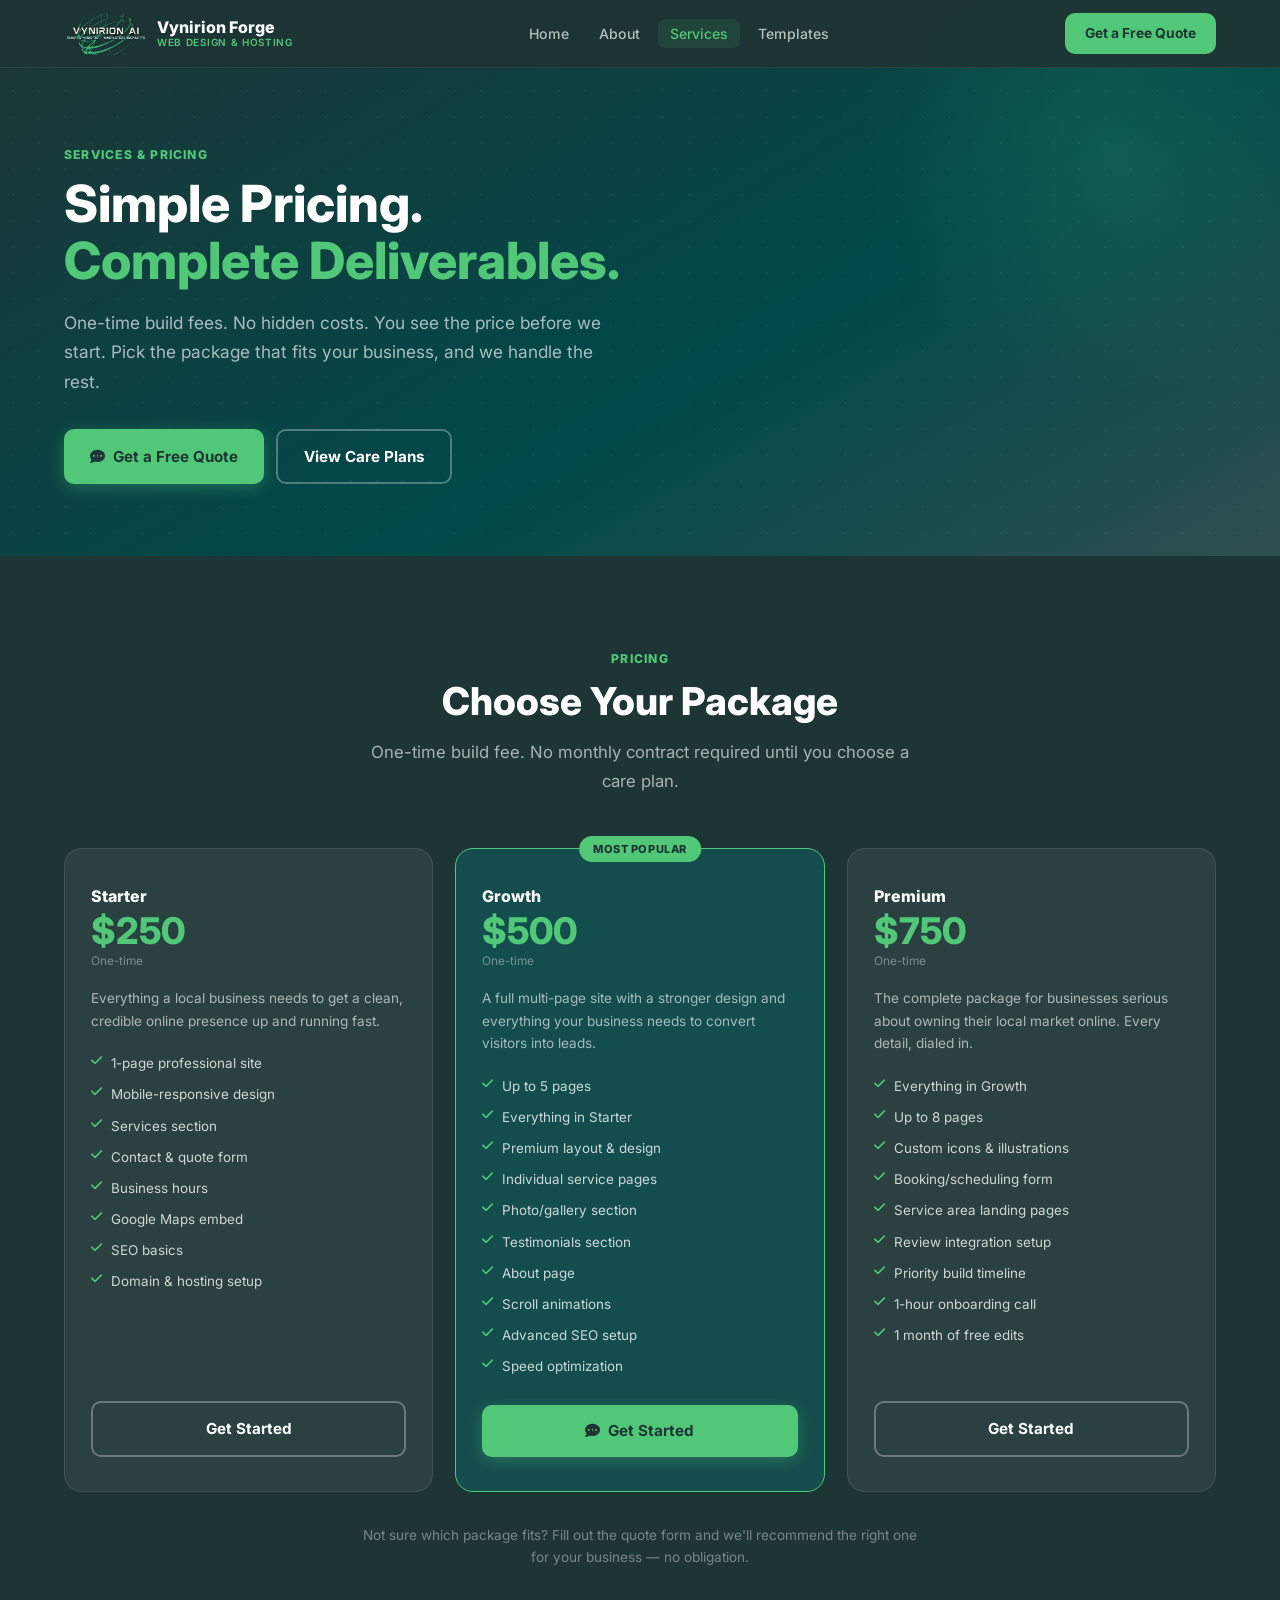
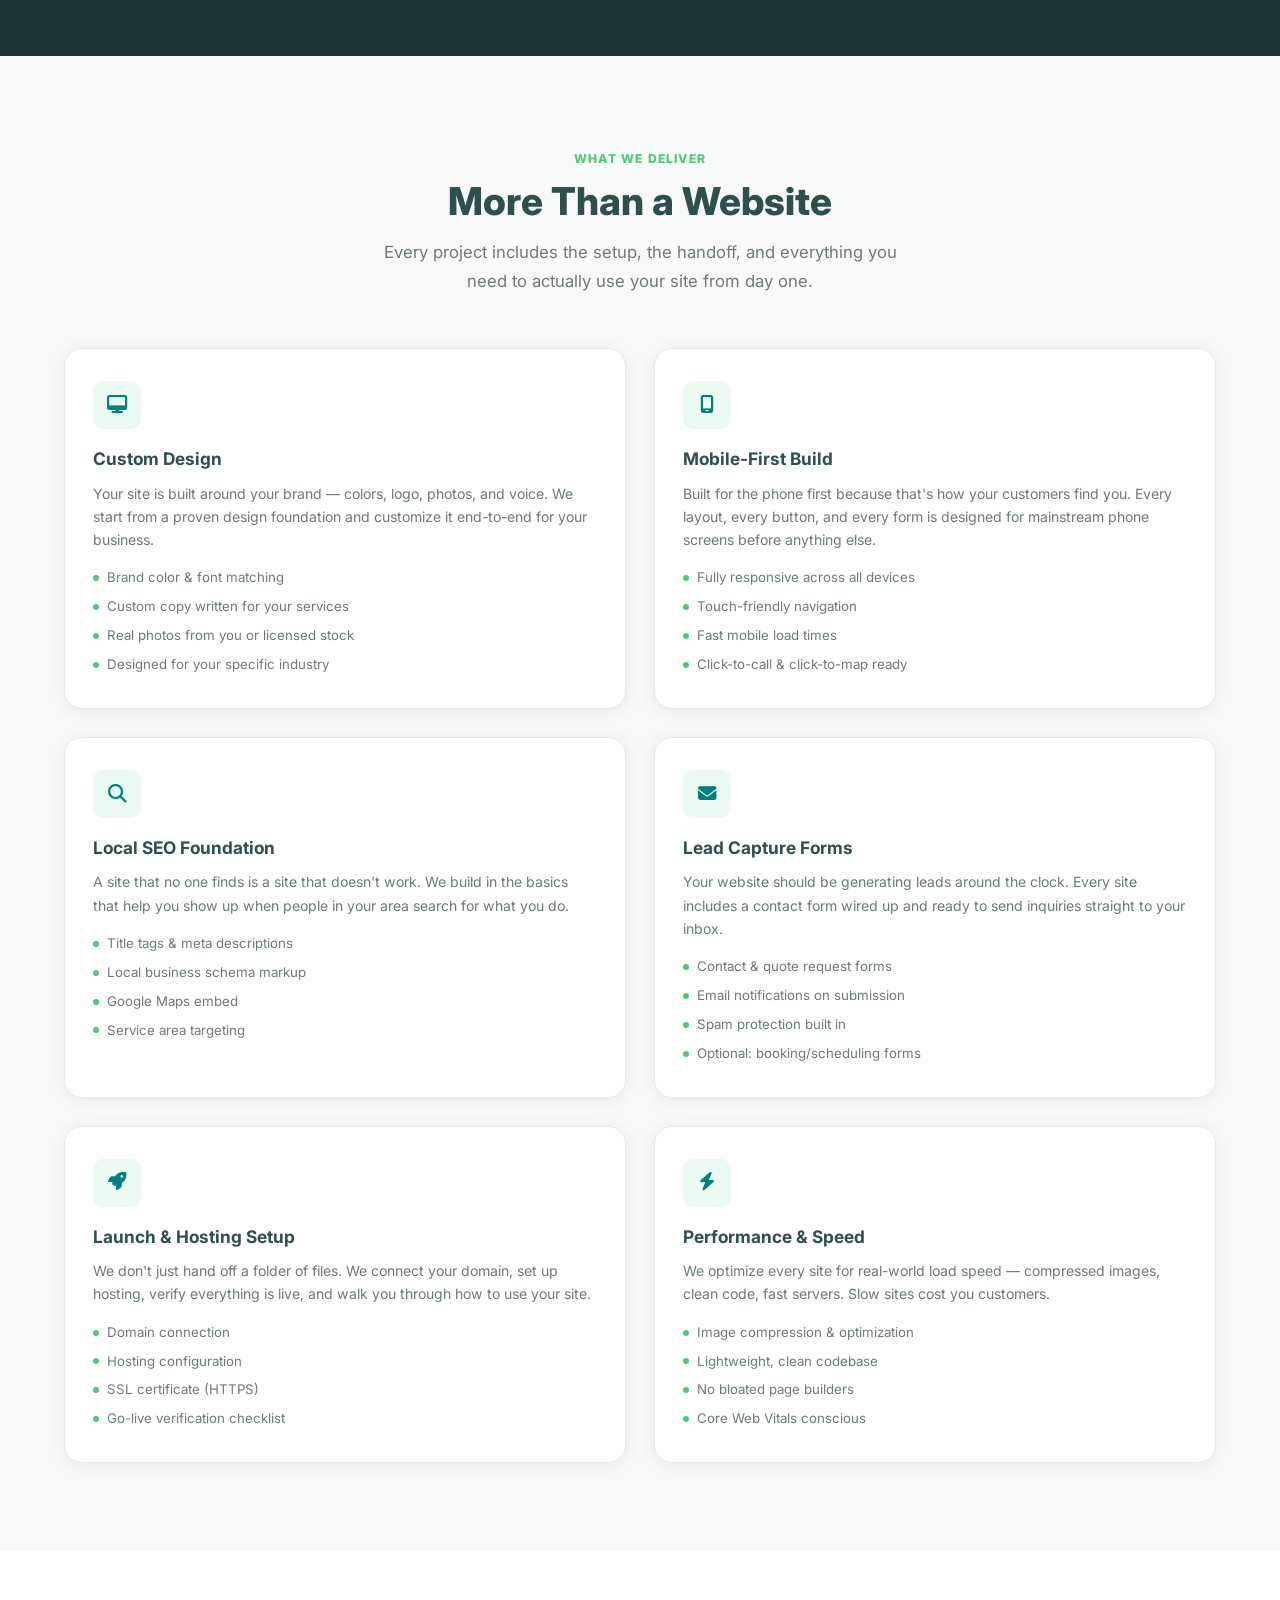
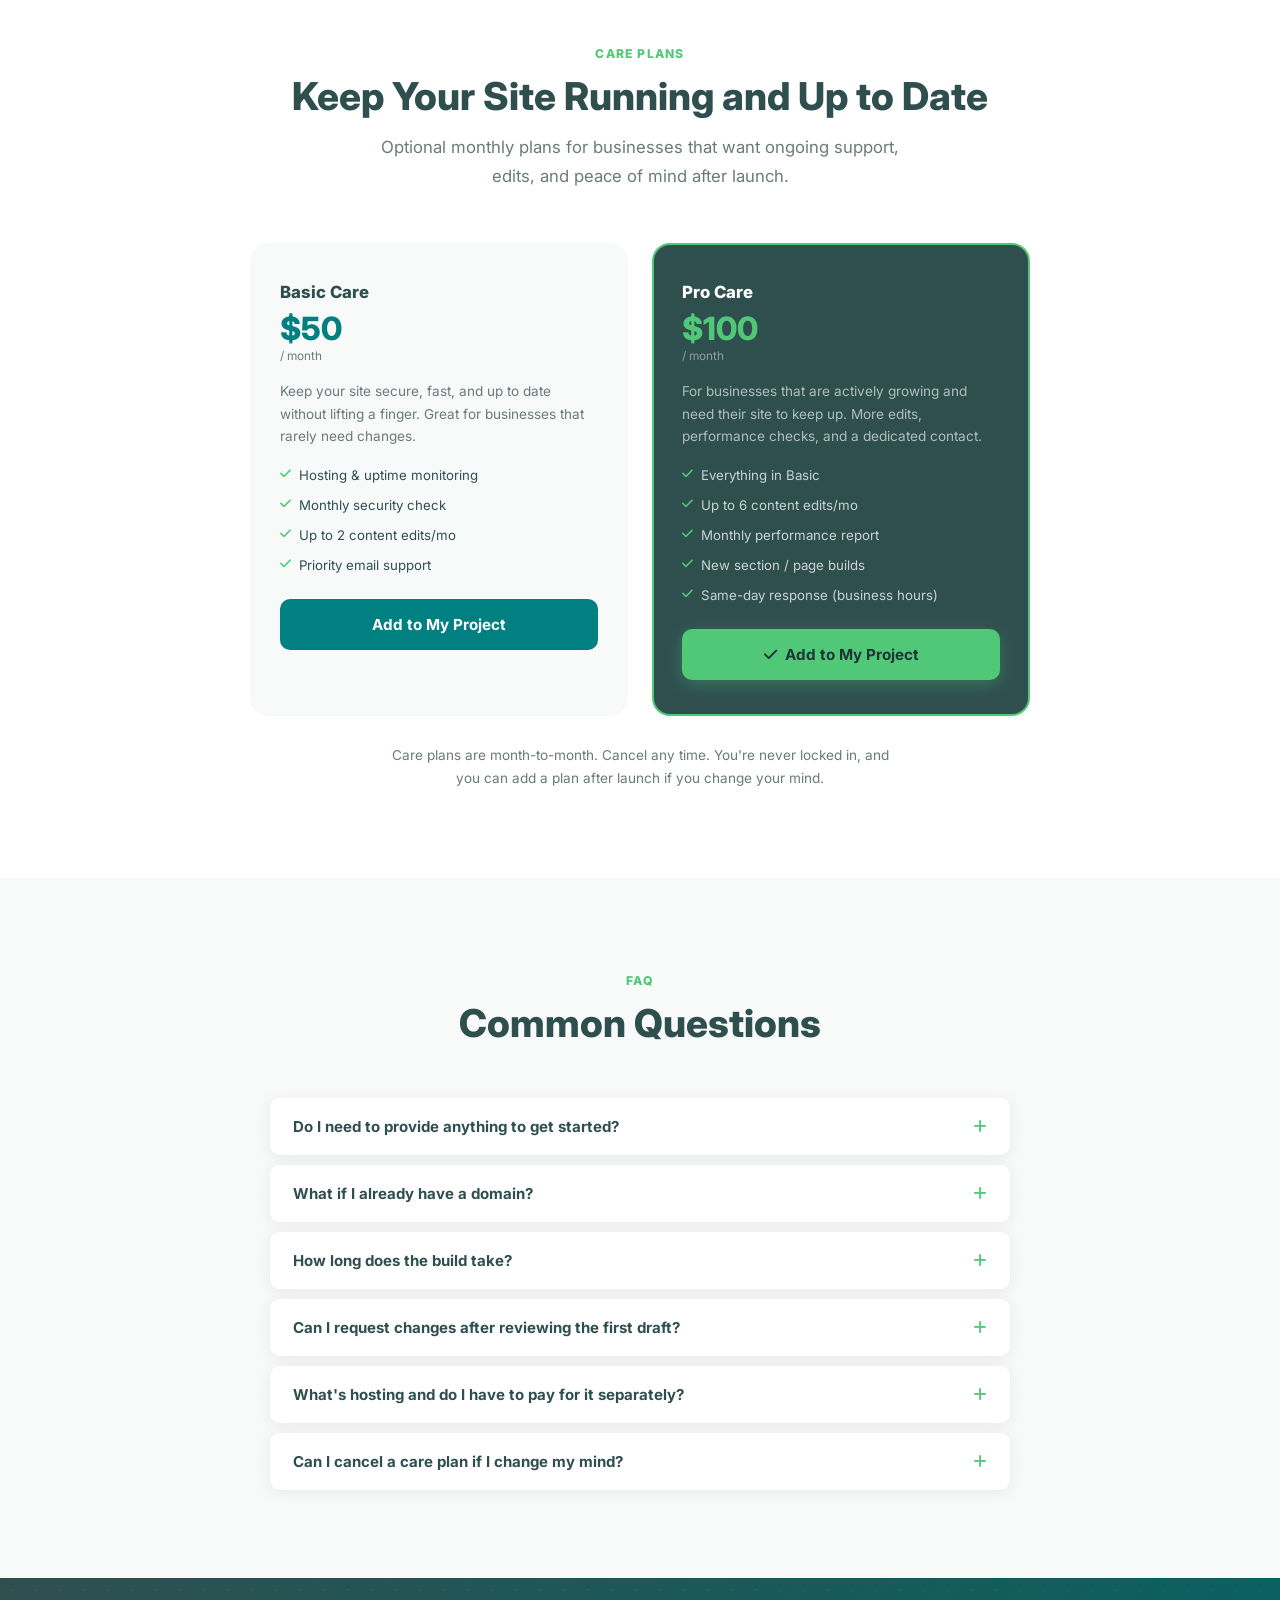
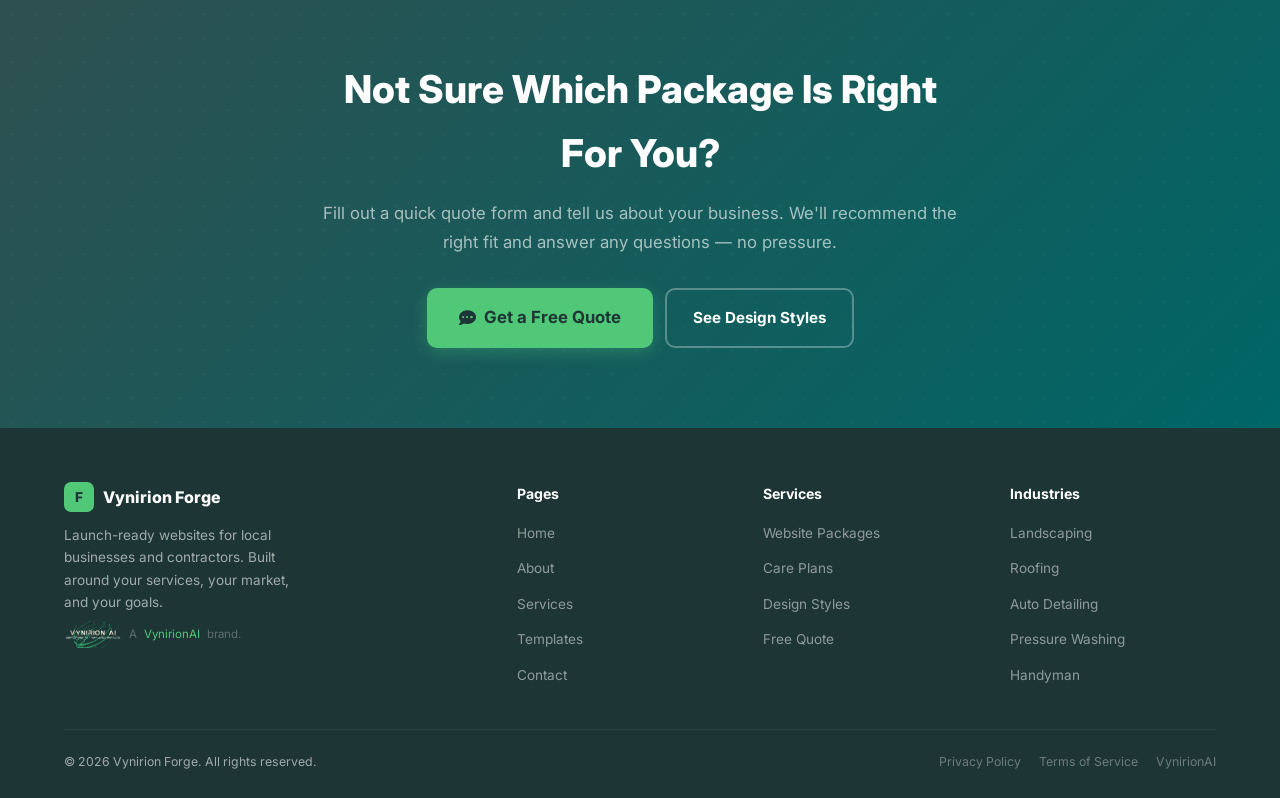
<file: vynirion-forge/services.html>
<!DOCTYPE html>
<html lang="en">
<head>
  <meta charset="UTF-8">
  <meta name="viewport" content="width=device-width, initial-scale=1.0">
  <title>Services &amp; Pricing — Vynirion Forge</title>
  <meta name="description" content="Vynirion Forge website packages for contractors and local businesses. Starter $250, Growth $500, Premium $750. Care plans available from $50/mo.">
  <link rel="icon" type="image/png" href="assets/vynirionai-logo.png">
  <link href="https://fonts.googleapis.com/css2?family=Inter:wght@400;500;600;700;800&display=swap" rel="stylesheet">
  <link rel="stylesheet" href="https://cdnjs.cloudflare.com/ajax/libs/font-awesome/6.5.0/css/all.min.css">
  <link rel="stylesheet" href="style.css?v=3">
</head>
<body>

  <!-- NAV -->
  <nav class="site-nav" id="site-nav">
    <a href="index.html" class="nav-logo">
      <img src="assets/vynirionai-logo.png" alt="VynirionAI" class="nav-logo-img">
      <div class="nav-logo-wrap">
        <span class="nav-logo-name">Vynirion Forge</span>
        <span class="nav-logo-sub">Web Design &amp; Hosting</span>
      </div>
    </a>
    <ul class="nav-links">
      <li><a href="index.html">Home</a></li>
      <li><a href="about.html">About</a></li>
      <li><a href="services.html" class="active">Services</a></li>
      <li><a href="templates.html">Templates</a></li>
    </ul>
    <a href="contact.html" class="nav-cta">Get a Free Quote</a>
    <button class="hamburger" id="hamburger" aria-label="Toggle menu" aria-expanded="false">
      <span></span><span></span><span></span>
    </button>
  </nav>

  <div class="mobile-nav" id="mobile-nav">
    <a href="index.html">Home</a>
    <a href="about.html">About</a>
    <a href="services.html" class="active">Services</a>
    <a href="templates.html">Templates</a>
    <a href="contact.html" class="mob-cta">Get a Free Quote</a>
  </div>

  <div class="mobile-cta-bar">
    <a href="contact.html"><i class="fa-solid fa-comment-dots"></i> Get a Free Quote</a>
  </div>


  <!-- PAGE HERO -->
  <div class="page-hero">
    <div class="page-hero-inner">
      <div class="label">Services &amp; Pricing</div>
      <h1>Simple Pricing.<br><em>Complete Deliverables.</em></h1>
      <p>One-time build fees. No hidden costs. You see the price before we start. Pick the package that fits your business, and we handle the rest.</p>
      <div class="page-hero-actions">
        <a href="contact.html" class="btn btn-em"><i class="fa-solid fa-comment-dots"></i> Get a Free Quote</a>
        <a href="#care" class="btn btn-outline-w">View Care Plans</a>
      </div>
    </div>
  </div>


  <!-- PACKAGES -->
  <section class="bg-dark" id="packages">
    <div class="wrap">
      <div class="section-header center on-dark">
        <div class="label">Pricing</div>
        <h2 class="h2">Choose Your Package</h2>
        <p class="lead">One-time build fee. No monthly contract required until you choose a care plan.</p>
      </div>

      <div class="pkg-grid">
        <div class="pkg-card">
          <div class="pkg-name">Starter</div>
          <div class="pkg-price">$250</div>
          <div class="pkg-price-note">One-time</div>
          <div class="pkg-desc">Everything a local business needs to get a clean, credible online presence up and running fast.</div>
          <ul class="pkg-list">
            <li><i class="fa-solid fa-check"></i> 1-page professional site</li>
            <li><i class="fa-solid fa-check"></i> Mobile-responsive design</li>
            <li><i class="fa-solid fa-check"></i> Services section</li>
            <li><i class="fa-solid fa-check"></i> Contact &amp; quote form</li>
            <li><i class="fa-solid fa-check"></i> Business hours</li>
            <li><i class="fa-solid fa-check"></i> Google Maps embed</li>
            <li><i class="fa-solid fa-check"></i> SEO basics</li>
            <li><i class="fa-solid fa-check"></i> Domain &amp; hosting setup</li>
          </ul>
          <div class="pkg-footer">
            <a href="contact.html" class="btn btn-outline-w" style="width:100%;justify-content:center;">Get Started</a>
          </div>
        </div>

        <div class="pkg-card featured">
          <div class="pkg-badge">Most Popular</div>
          <div class="pkg-name">Growth</div>
          <div class="pkg-price">$500</div>
          <div class="pkg-price-note">One-time</div>
          <div class="pkg-desc">A full multi-page site with a stronger design and everything your business needs to convert visitors into leads.</div>
          <ul class="pkg-list">
            <li><i class="fa-solid fa-check"></i> Up to 5 pages</li>
            <li><i class="fa-solid fa-check"></i> Everything in Starter</li>
            <li><i class="fa-solid fa-check"></i> Premium layout &amp; design</li>
            <li><i class="fa-solid fa-check"></i> Individual service pages</li>
            <li><i class="fa-solid fa-check"></i> Photo/gallery section</li>
            <li><i class="fa-solid fa-check"></i> Testimonials section</li>
            <li><i class="fa-solid fa-check"></i> About page</li>
            <li><i class="fa-solid fa-check"></i> Scroll animations</li>
            <li><i class="fa-solid fa-check"></i> Advanced SEO setup</li>
            <li><i class="fa-solid fa-check"></i> Speed optimization</li>
          </ul>
          <div class="pkg-footer">
            <a href="contact.html" class="btn btn-em" style="width:100%;justify-content:center;"><i class="fa-solid fa-comment-dots"></i> Get Started</a>
          </div>
        </div>

        <div class="pkg-card">
          <div class="pkg-name">Premium</div>
          <div class="pkg-price">$750</div>
          <div class="pkg-price-note">One-time</div>
          <div class="pkg-desc">The complete package for businesses serious about owning their local market online. Every detail, dialed in.</div>
          <ul class="pkg-list">
            <li><i class="fa-solid fa-check"></i> Everything in Growth</li>
            <li><i class="fa-solid fa-check"></i> Up to 8 pages</li>
            <li><i class="fa-solid fa-check"></i> Custom icons &amp; illustrations</li>
            <li><i class="fa-solid fa-check"></i> Booking/scheduling form</li>
            <li><i class="fa-solid fa-check"></i> Service area landing pages</li>
            <li><i class="fa-solid fa-check"></i> Review integration setup</li>
            <li><i class="fa-solid fa-check"></i> Priority build timeline</li>
            <li><i class="fa-solid fa-check"></i> 1-hour onboarding call</li>
            <li><i class="fa-solid fa-check"></i> 1 month of free edits</li>
          </ul>
          <div class="pkg-footer">
            <a href="contact.html" class="btn btn-outline-w" style="width:100%;justify-content:center;">Get Started</a>
          </div>
        </div>
      </div>

      <p class="pkg-note">Not sure which package fits? Fill out the quote form and we'll recommend the right one for your business — no obligation.</p>
    </div>
  </section>


  <!-- WHAT'S INCLUDED OVERVIEW -->
  <section class="bg-light">
    <div class="wrap">
      <div class="section-header center">
        <div class="label">What We Deliver</div>
        <h2 class="h2">More Than a Website</h2>
        <p class="lead">Every project includes the setup, the handoff, and everything you need to actually use your site from day one.</p>
      </div>

      <div class="services-detail-grid">
        <div class="svc-detail-card">
          <div class="svc-icon"><i class="fa-solid fa-desktop"></i></div>
          <h3>Custom Design</h3>
          <p>Your site is built around your brand — colors, logo, photos, and voice. We start from a proven design foundation and customize it end-to-end for your business.</p>
          <ul>
            <li>Brand color &amp; font matching</li>
            <li>Custom copy written for your services</li>
            <li>Real photos from you or licensed stock</li>
            <li>Designed for your specific industry</li>
          </ul>
        </div>

        <div class="svc-detail-card">
          <div class="svc-icon"><i class="fa-solid fa-mobile-screen"></i></div>
          <h3>Mobile-First Build</h3>
          <p>Built for the phone first because that's how your customers find you. Every layout, every button, and every form is designed for mainstream phone screens before anything else.</p>
          <ul>
            <li>Fully responsive across all devices</li>
            <li>Touch-friendly navigation</li>
            <li>Fast mobile load times</li>
            <li>Click-to-call &amp; click-to-map ready</li>
          </ul>
        </div>

        <div class="svc-detail-card">
          <div class="svc-icon"><i class="fa-solid fa-magnifying-glass"></i></div>
          <h3>Local SEO Foundation</h3>
          <p>A site that no one finds is a site that doesn't work. We build in the basics that help you show up when people in your area search for what you do.</p>
          <ul>
            <li>Title tags &amp; meta descriptions</li>
            <li>Local business schema markup</li>
            <li>Google Maps embed</li>
            <li>Service area targeting</li>
          </ul>
        </div>

        <div class="svc-detail-card">
          <div class="svc-icon"><i class="fa-solid fa-envelope"></i></div>
          <h3>Lead Capture Forms</h3>
          <p>Your website should be generating leads around the clock. Every site includes a contact form wired up and ready to send inquiries straight to your inbox.</p>
          <ul>
            <li>Contact &amp; quote request forms</li>
            <li>Email notifications on submission</li>
            <li>Spam protection built in</li>
            <li>Optional: booking/scheduling forms</li>
          </ul>
        </div>

        <div class="svc-detail-card">
          <div class="svc-icon"><i class="fa-solid fa-rocket"></i></div>
          <h3>Launch &amp; Hosting Setup</h3>
          <p>We don't just hand off a folder of files. We connect your domain, set up hosting, verify everything is live, and walk you through how to use your site.</p>
          <ul>
            <li>Domain connection</li>
            <li>Hosting configuration</li>
            <li>SSL certificate (HTTPS)</li>
            <li>Go-live verification checklist</li>
          </ul>
        </div>

        <div class="svc-detail-card">
          <div class="svc-icon"><i class="fa-solid fa-bolt"></i></div>
          <h3>Performance &amp; Speed</h3>
          <p>We optimize every site for real-world load speed — compressed images, clean code, fast servers. Slow sites cost you customers.</p>
          <ul>
            <li>Image compression &amp; optimization</li>
            <li>Lightweight, clean codebase</li>
            <li>No bloated page builders</li>
            <li>Core Web Vitals conscious</li>
          </ul>
        </div>
      </div>
    </div>
  </section>


  <!-- CARE PLANS -->
  <section id="care">
    <div class="wrap">
      <div class="section-header center">
        <div class="label">Care Plans</div>
        <h2 class="h2">Keep Your Site Running and Up to Date</h2>
        <p class="lead">Optional monthly plans for businesses that want ongoing support, edits, and peace of mind after launch.</p>
      </div>

      <div class="care-grid">
        <div class="care-card">
          <div class="care-name">Basic Care</div>
          <div class="care-price">$50</div>
          <div class="care-sub">/ month</div>
          <div class="care-desc">Keep your site secure, fast, and up to date without lifting a finger. Great for businesses that rarely need changes.</div>
          <ul class="care-list">
            <li><i class="fa-solid fa-check"></i> Hosting &amp; uptime monitoring</li>
            <li><i class="fa-solid fa-check"></i> Monthly security check</li>
            <li><i class="fa-solid fa-check"></i> Up to 2 content edits/mo</li>
            <li><i class="fa-solid fa-check"></i> Priority email support</li>
          </ul>
          <a href="contact.html" class="btn btn-teal" style="width:100%;justify-content:center;">Add to My Project</a>
        </div>

        <div class="care-card featured">
          <div class="care-name">Pro Care</div>
          <div class="care-price">$100</div>
          <div class="care-sub">/ month</div>
          <div class="care-desc">For businesses that are actively growing and need their site to keep up. More edits, performance checks, and a dedicated contact.</div>
          <ul class="care-list">
            <li><i class="fa-solid fa-check"></i> Everything in Basic</li>
            <li><i class="fa-solid fa-check"></i> Up to 6 content edits/mo</li>
            <li><i class="fa-solid fa-check"></i> Monthly performance report</li>
            <li><i class="fa-solid fa-check"></i> New section / page builds</li>
            <li><i class="fa-solid fa-check"></i> Same-day response (business hours)</li>
          </ul>
          <a href="contact.html" class="btn btn-em" style="width:100%;justify-content:center;"><i class="fa-solid fa-check"></i> Add to My Project</a>
        </div>
      </div>

      <p style="text-align:center;color:var(--gray-500);font-size:.85rem;margin-top:28px;max-width:500px;margin-left:auto;margin-right:auto;line-height:1.7;">Care plans are month-to-month. Cancel any time. You're never locked in, and you can add a plan after launch if you change your mind.</p>
    </div>
  </section>


  <!-- FAQ -->
  <section class="bg-light">
    <div class="wrap">
      <div class="section-header center">
        <div class="label">FAQ</div>
        <h2 class="h2">Common Questions</h2>
      </div>

      <div class="faq-list">
        <div class="faq-item">
          <button class="faq-q">Do I need to provide anything to get started? <i class="fa-solid fa-plus"></i></button>
          <div class="faq-a">You'll fill out a short intake form with basic info — your business name, services, location, and any photos or branding you have. If you don't have a logo or photos, we work around it.</div>
        </div>
        <div class="faq-item">
          <button class="faq-q">What if I already have a domain? <i class="fa-solid fa-plus"></i></button>
          <div class="faq-a">Perfect — we'll connect your existing domain to the new site as part of the launch process. If you don't have one yet, we can walk you through getting one for around $10–$15/year.</div>
        </div>
        <div class="faq-item">
          <button class="faq-q">How long does the build take? <i class="fa-solid fa-plus"></i></button>
          <div class="faq-a">Most projects are delivered for review within 3 to 5 business days after we receive your intake info. Premium projects are prioritized and typically arrive within 3 days.</div>
        </div>
        <div class="faq-item">
          <button class="faq-q">Can I request changes after reviewing the first draft? <i class="fa-solid fa-plus"></i></button>
          <div class="faq-a">Yes. Every package includes a revision round. We take your feedback on the preview link and make the adjustments before the site goes live.</div>
        </div>
        <div class="faq-item">
          <button class="faq-q">What's hosting and do I have to pay for it separately? <i class="fa-solid fa-plus"></i></button>
          <div class="faq-a">Hosting setup is included in every package. After launch, ongoing hosting runs $5/month — this keeps your site live, fast, and maintained. It's billed separately from our care plans.</div>
        </div>
        <div class="faq-item">
          <button class="faq-q">Can I cancel a care plan if I change my mind? <i class="fa-solid fa-plus"></i></button>
          <div class="faq-a">Yes — care plans are month-to-month with no contracts. You can cancel any time and your site stays live. We'll hand over everything you need to manage it on your own.</div>
        </div>
      </div>
    </div>
  </section>


  <!-- CTA -->
  <section class="cta-band">
    <div class="cta-band-inner">
      <h2>Not Sure Which Package Is Right For You?</h2>
      <p>Fill out a quick quote form and tell us about your business. We'll recommend the right fit and answer any questions — no pressure.</p>
      <div class="cta-btns">
        <a href="contact.html" class="btn btn-em btn-lg"><i class="fa-solid fa-comment-dots"></i> Get a Free Quote</a>
        <a href="templates.html" class="btn btn-outline-w">See Design Styles</a>
      </div>
    </div>
  </section>


  <!-- FOOTER -->
  <footer class="site-footer">
    <div class="wrap">
      <div class="footer-grid">
        <div>
          <a href="index.html" class="footer-brand-link">
            <div class="footer-brand-mark">F</div>
            <span class="footer-brand-name">Vynirion Forge</span>
          </a>
          <p class="footer-tagline">Launch-ready websites for local businesses and contractors. Built around your services, your market, and your goals.</p>
          <p class="footer-powered"><img src="assets/vynirionai-logo.png" alt="VynirionAI" class="footer-powered-logo"> A <a href="https://vynirionai.com">VynirionAI</a> brand.</p>
        </div>
        <div class="footer-col">
          <h4>Pages</h4>
          <ul>
            <li><a href="index.html">Home</a></li>
            <li><a href="about.html">About</a></li>
            <li><a href="services.html">Services</a></li>
            <li><a href="templates.html">Templates</a></li>
            <li><a href="contact.html">Contact</a></li>
          </ul>
        </div>
        <div class="footer-col">
          <h4>Services</h4>
          <ul>
            <li><a href="services.html">Website Packages</a></li>
            <li><a href="services.html#care">Care Plans</a></li>
            <li><a href="templates.html">Design Styles</a></li>
            <li><a href="contact.html">Free Quote</a></li>
          </ul>
        </div>
        <div class="footer-col">
          <h4>Industries</h4>
          <ul>
            <li><a href="contact.html">Landscaping</a></li>
            <li><a href="contact.html">Roofing</a></li>
            <li><a href="contact.html">Auto Detailing</a></li>
            <li><a href="contact.html">Pressure Washing</a></li>
            <li><a href="contact.html">Handyman</a></li>
          </ul>
        </div>
      </div>
      <div class="footer-bottom">
        <span>&copy; 2026 Vynirion Forge. All rights reserved.</span>
        <div class="footer-legal">
          <a href="privacy-policy.html">Privacy Policy</a>
          <a href="terms-of-service.html">Terms of Service</a>
          <a href="https://vynirionai.com">VynirionAI</a>
        </div>
      </div>
    </div>
  </footer>

  <button class="back-top" id="back-top" aria-label="Back to top">
    <i class="fa-solid fa-chevron-up"></i>
  </button>

  <script src="script.js?v=3"></script>
</body>
</html>
</file>
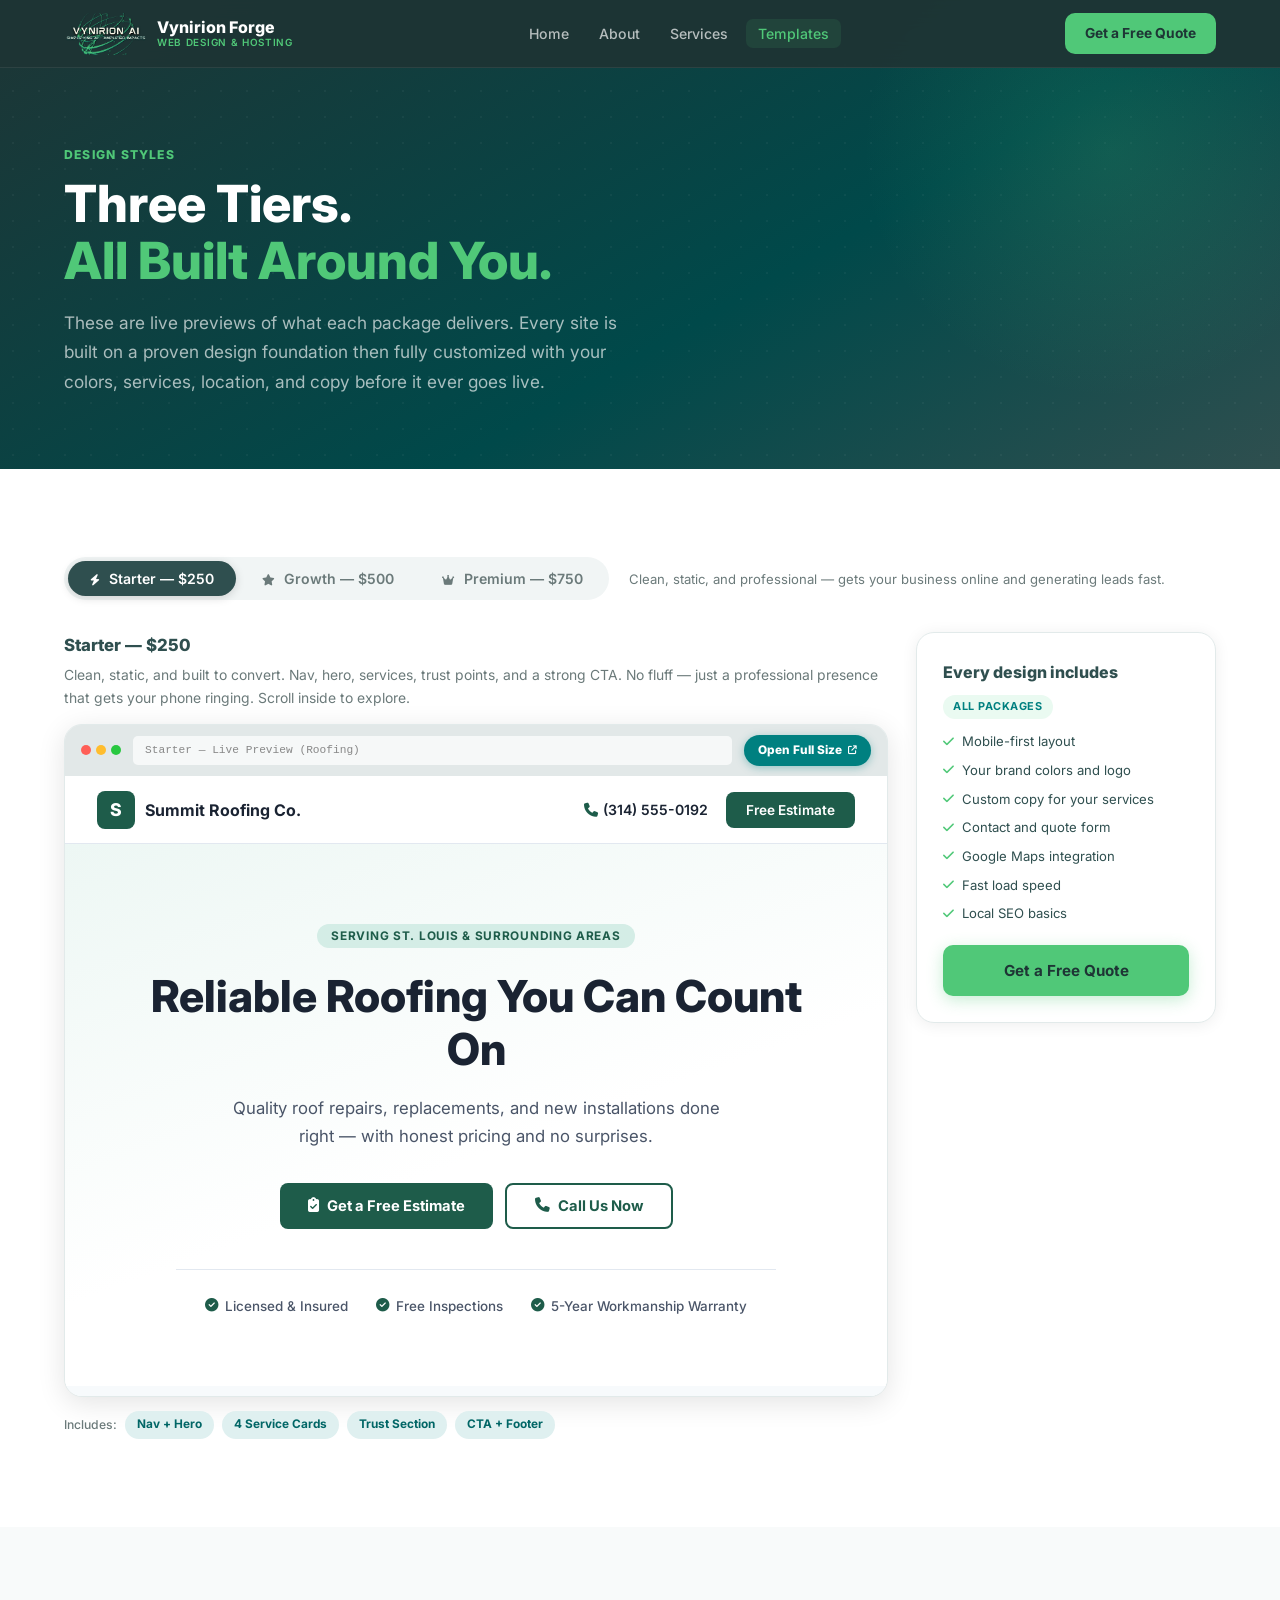
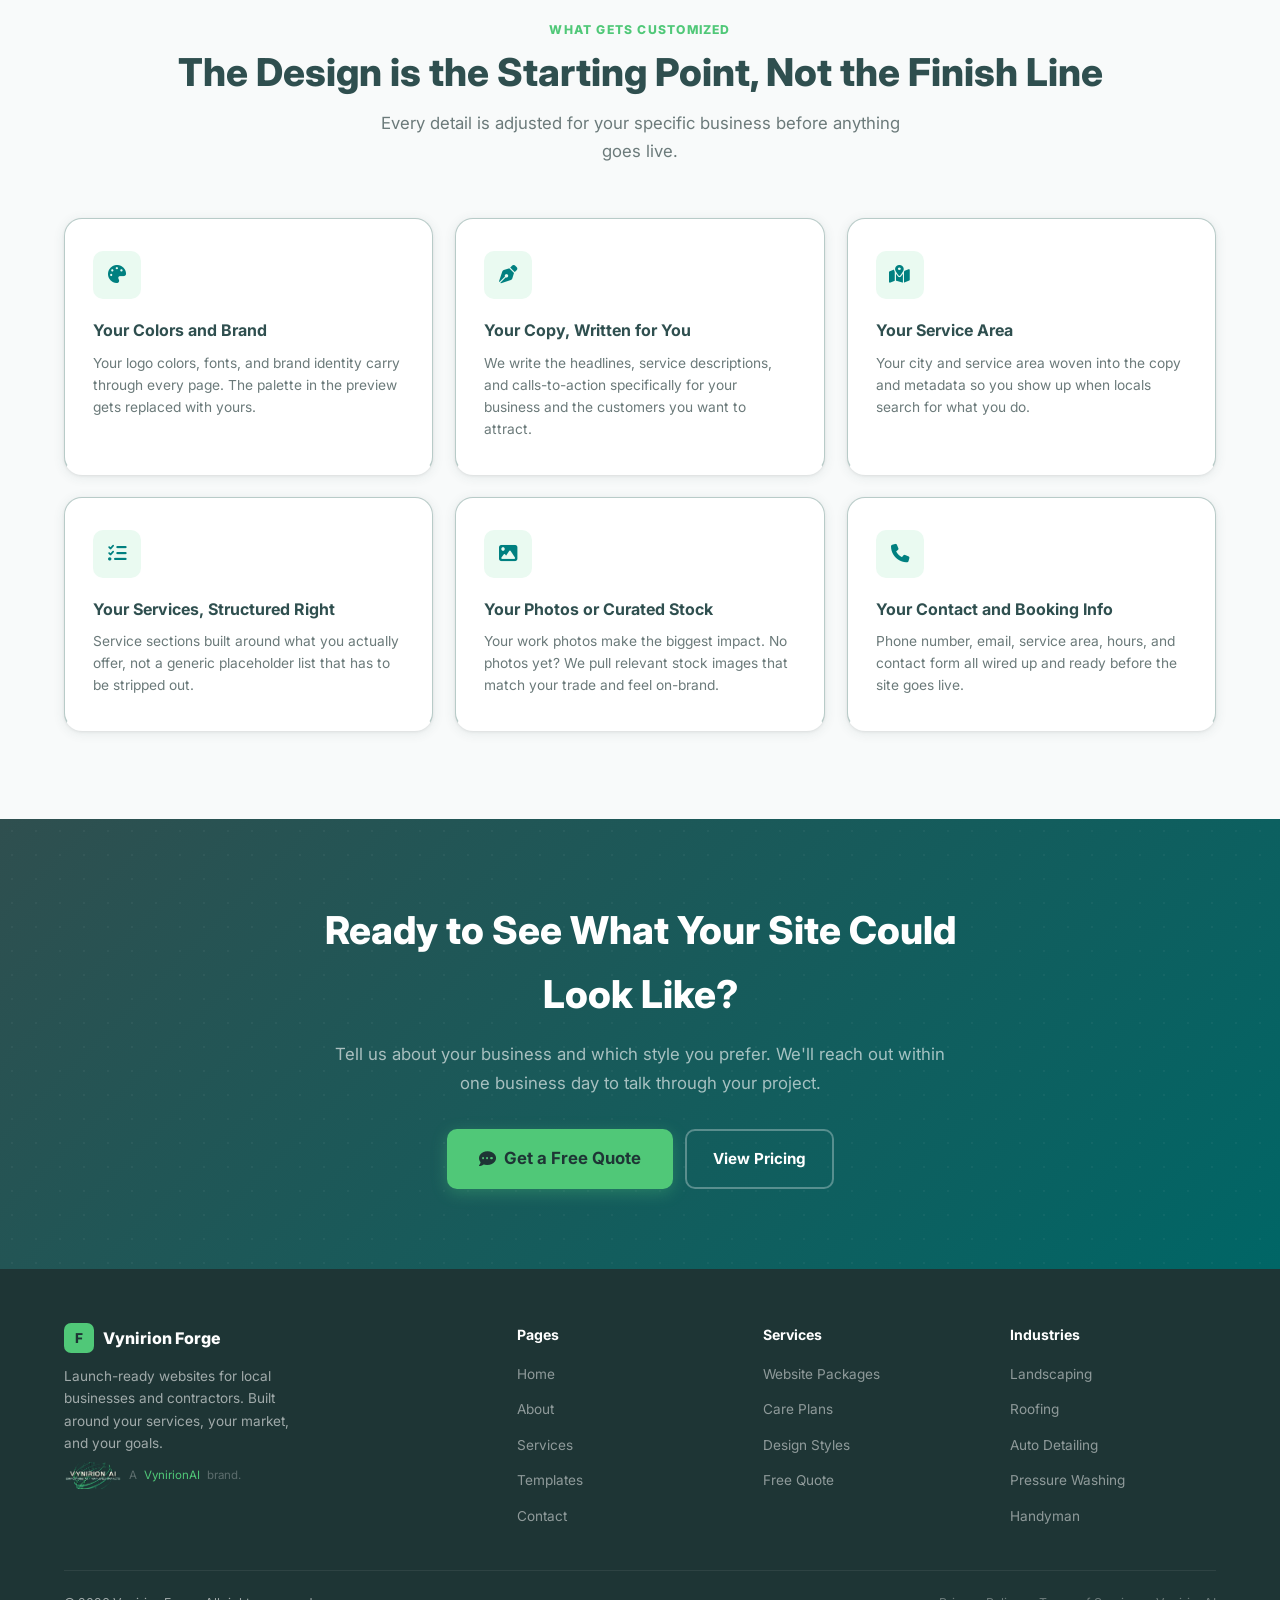
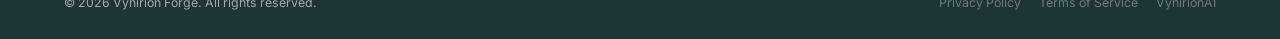
<file: vynirion-forge/templates.html>
<!DOCTYPE html>
<html lang="en">
<head>
  <meta charset="UTF-8">
  <meta name="viewport" content="width=device-width, initial-scale=1.0">
  <title>Design Styles — Vynirion Forge</title>
  <meta name="description" content="Preview all three website tiers from Vynirion Forge — Starter, Growth, and Premium. Live, working previews, fully customized for your business before launch.">
  <link rel="icon" type="image/png" href="assets/vynirionai-logo.png">
  <link href="https://fonts.googleapis.com/css2?family=Inter:wght@400;500;600;700;800&display=swap" rel="stylesheet">
  <link rel="stylesheet" href="https://cdnjs.cloudflare.com/ajax/libs/font-awesome/6.5.0/css/all.min.css">
  <link rel="stylesheet" href="style.css?v=3">
</head>
<body>

  <!-- NAV -->
  <nav class="site-nav" id="site-nav">
    <a href="index.html" class="nav-logo">
      <img src="assets/vynirionai-logo.png" alt="VynirionAI" class="nav-logo-img">
      <div class="nav-logo-wrap">
        <span class="nav-logo-name">Vynirion Forge</span>
        <span class="nav-logo-sub">Web Design &amp; Hosting</span>
      </div>
    </a>
    <ul class="nav-links">
      <li><a href="index.html">Home</a></li>
      <li><a href="about.html">About</a></li>
      <li><a href="services.html">Services</a></li>
      <li><a href="templates.html" class="active">Templates</a></li>
    </ul>
    <a href="contact.html" class="nav-cta">Get a Free Quote</a>
    <button class="hamburger" id="hamburger" aria-label="Toggle menu" aria-expanded="false">
      <span></span><span></span><span></span>
    </button>
  </nav>

  <div class="mobile-nav" id="mobile-nav">
    <a href="index.html">Home</a>
    <a href="about.html">About</a>
    <a href="services.html">Services</a>
    <a href="templates.html" class="active">Templates</a>
    <a href="contact.html" class="mob-cta">Get a Free Quote</a>
  </div>

  <div class="mobile-cta-bar">
    <a href="contact.html"><i class="fa-solid fa-comment-dots"></i> Get a Free Quote</a>
  </div>


  <!-- PAGE HERO -->
  <div class="page-hero">
    <div class="page-hero-inner">
      <div class="label">Design Styles</div>
      <h1>Three Tiers.<br><em>All Built Around You.</em></h1>
      <p>These are live previews of what each package delivers. Every site is built on a proven design foundation then fully customized with your colors, services, location, and copy before it ever goes live.</p>
    </div>
  </div>


  <!-- TIER TOGGLE + TEMPLATE VIEWER -->
  <section>
    <div class="wrap">

      <!-- Tier toggle tabs -->
      <div class="tier-toggle-wrap">
        <div class="tier-tabs" role="tablist" aria-label="Design style selection">
          <button type="button" class="tier-tab active" id="tab-t1" role="tab" aria-selected="true" aria-controls="tier-1" onclick="setTier(1)">
            <i class="fa-solid fa-bolt" style="font-size:.8em;margin-right:5px;"></i> Starter — $250
          </button>
          <button type="button" class="tier-tab" id="tab-t2" role="tab" aria-selected="false" aria-controls="tier-2" onclick="setTier(2)">
            <i class="fa-solid fa-star" style="font-size:.8em;margin-right:5px;"></i> Growth — $500
          </button>
          <button type="button" class="tier-tab" id="tab-t3" role="tab" aria-selected="false" aria-controls="tier-3" onclick="setTier(3)">
            <i class="fa-solid fa-crown" style="font-size:.8em;margin-right:5px;"></i> Premium — $750
          </button>
        </div>
        <span class="tier-desc" id="tier-desc">Clean, static, and professional — gets your business online and generating leads fast.</span>
      </div>

      <!-- Layout: viewer + sidebar -->
      <div class="template-layout">

        <!-- Main preview area -->
        <div>

          <!-- Tier 1 — Starter -->
          <div id="tier-1" class="tier-view active" role="tabpanel" aria-labelledby="tab-t1">
            <div style="margin-bottom:14px;">
              <h3 style="font-size:1.05rem;font-weight:800;color:var(--slate);margin-bottom:4px;">Starter — $250</h3>
              <p style="font-size:.87rem;color:var(--gray-500);">Clean, static, and built to convert. Nav, hero, services, trust points, and a strong CTA. No fluff — just a professional presence that gets your phone ringing. Scroll inside to explore.</p>
            </div>
            <div class="template-viewer">
              <div class="viewer-bar">
                <div class="viewer-dots">
                  <div class="viewer-dot"></div><div class="viewer-dot"></div><div class="viewer-dot"></div>
                </div>
                <div class="viewer-url">Starter — Live Preview (Roofing)</div>
                <a href="demos/tier1/index.html" target="_blank" rel="noopener" class="viewer-open">
                  Open Full Size <i class="fa-solid fa-arrow-up-right-from-square" style="font-size:.75em;"></i>
                </a>
              </div>
              <iframe src="demos/tier1/index.html" class="template-iframe" title="Starter tier — live preview" loading="lazy"></iframe>
            </div>
            <a href="demos/tier1/index.html" target="_blank" rel="noopener" class="mobile-preview-btn">
              <i class="fa-solid fa-mobile-screen-button"></i>
              <strong>Summit Roofing Co.</strong>
              <span>Tap below to open the full Starter demo site in a new tab — best experienced full screen.</span>
              <span class="mpb-cta">View Starter Demo <i class="fa-solid fa-arrow-up-right-from-square" style="font-size:.8em;"></i></span>
            </a>
            <div style="margin-top:14px;display:flex;gap:8px;flex-wrap:wrap;align-items:center;">
              <span style="font-size:.76rem;color:var(--gray-500);font-weight:500;">Includes:</span>
              <span style="background:var(--teal-light);color:var(--teal-dark);font-size:.74rem;font-weight:700;padding:4px 12px;border-radius:100px;">Nav + Hero</span>
              <span style="background:var(--teal-light);color:var(--teal-dark);font-size:.74rem;font-weight:700;padding:4px 12px;border-radius:100px;">4 Service Cards</span>
              <span style="background:var(--teal-light);color:var(--teal-dark);font-size:.74rem;font-weight:700;padding:4px 12px;border-radius:100px;">Trust Section</span>
              <span style="background:var(--teal-light);color:var(--teal-dark);font-size:.74rem;font-weight:700;padding:4px 12px;border-radius:100px;">CTA + Footer</span>
            </div>
          </div>

          <!-- Tier 2 — Growth -->
          <div id="tier-2" class="tier-view" role="tabpanel" aria-labelledby="tab-t2">
            <div style="margin-bottom:14px;">
              <h3 style="font-size:1.05rem;font-weight:800;color:var(--slate);margin-bottom:4px;">Growth — $500</h3>
              <p style="font-size:.87rem;color:var(--gray-500);">More sections, more credibility. Adds scroll animations, a stats bar, How It Works, testimonials, FAQ, and a lead capture form. Built for businesses that want to stand out in their market. Scroll inside to explore.</p>
            </div>
            <div class="template-viewer">
              <div class="viewer-bar">
                <div class="viewer-dots">
                  <div class="viewer-dot"></div><div class="viewer-dot"></div><div class="viewer-dot"></div>
                </div>
                <div class="viewer-url">Growth — Live Preview (Roofing)</div>
                <a href="demos/tier2/index.html" target="_blank" rel="noopener" class="viewer-open">
                  Open Full Size <i class="fa-solid fa-arrow-up-right-from-square" style="font-size:.75em;"></i>
                </a>
              </div>
              <iframe src="demos/tier2/index.html" class="template-iframe" title="Growth tier — live preview" loading="lazy"></iframe>
            </div>
            <a href="demos/tier2/index.html" target="_blank" rel="noopener" class="mobile-preview-btn">
              <i class="fa-solid fa-mobile-screen-button"></i>
              <strong>Peak Roofing Solutions</strong>
              <span>Tap below to open the full Growth demo site in a new tab — best experienced full screen.</span>
              <span class="mpb-cta">View Growth Demo <i class="fa-solid fa-arrow-up-right-from-square" style="font-size:.8em;"></i></span>
            </a>
            <div style="margin-top:14px;display:flex;gap:8px;flex-wrap:wrap;align-items:center;">
              <span style="font-size:.76rem;color:var(--gray-500);font-weight:500;">Adds:</span>
              <span style="background:var(--teal-light);color:var(--teal-dark);font-size:.74rem;font-weight:700;padding:4px 12px;border-radius:100px;">Stats Bar</span>
              <span style="background:var(--teal-light);color:var(--teal-dark);font-size:.74rem;font-weight:700;padding:4px 12px;border-radius:100px;">How It Works</span>
              <span style="background:var(--teal-light);color:var(--teal-dark);font-size:.74rem;font-weight:700;padding:4px 12px;border-radius:100px;">Testimonials</span>
              <span style="background:var(--teal-light);color:var(--teal-dark);font-size:.74rem;font-weight:700;padding:4px 12px;border-radius:100px;">FAQ + Form</span>
              <span style="background:var(--teal-light);color:var(--teal-dark);font-size:.74rem;font-weight:700;padding:4px 12px;border-radius:100px;">Scroll Animations</span>
            </div>
          </div>

          <!-- Tier 3 — Premium -->
          <div id="tier-3" class="tier-view" role="tabpanel" aria-labelledby="tab-t3">
            <div style="margin-bottom:14px;">
              <h3 style="font-size:1.05rem;font-weight:800;color:var(--slate);margin-bottom:4px;">Premium — $750</h3>
              <p style="font-size:.87rem;color:var(--gray-500);">The full experience. A complete multi-page site: animated home page, dedicated services, filterable project portfolio, about, and contact pages. Live counters, scroll animations, and premium dark design throughout. For businesses that want to own their market. Click around inside — it's a real multi-page site.</p>
            </div>
            <div class="template-viewer">
              <div class="viewer-bar">
                <div class="viewer-dots">
                  <div class="viewer-dot"></div><div class="viewer-dot"></div><div class="viewer-dot"></div>
                </div>
                <div class="viewer-url">Premium — Live Preview (Roofing)</div>
                <a href="demos/tier3/index.html" target="_blank" rel="noopener" class="viewer-open">
                  Open Full Size <i class="fa-solid fa-arrow-up-right-from-square" style="font-size:.75em;"></i>
                </a>
              </div>
              <iframe src="demos/tier3/index.html" class="template-iframe" title="Premium tier — live preview" loading="lazy"></iframe>
            </div>
            <a href="demos/tier3/index.html" target="_blank" rel="noopener" class="mobile-preview-btn">
              <i class="fa-solid fa-mobile-screen-button"></i>
              <strong>Apex Roofing & Restoration</strong>
              <span>Tap below to open the full Premium demo site in a new tab — best experienced full screen.</span>
              <span class="mpb-cta">View Premium Demo <i class="fa-solid fa-arrow-up-right-from-square" style="font-size:.8em;"></i></span>
            </a>
            <div style="margin-top:14px;display:flex;gap:8px;flex-wrap:wrap;align-items:center;">
              <span style="font-size:.76rem;color:var(--gray-500);font-weight:500;">Adds:</span>
              <span style="background:var(--slate);color:var(--emerald);font-size:.74rem;font-weight:700;padding:4px 12px;border-radius:100px;">5 Full Pages</span>
              <span style="background:var(--slate);color:var(--emerald);font-size:.74rem;font-weight:700;padding:4px 12px;border-radius:100px;">Animated Hero</span>
              <span style="background:var(--slate);color:var(--emerald);font-size:.74rem;font-weight:700;padding:4px 12px;border-radius:100px;">Live Counters</span>
              <span style="background:var(--slate);color:var(--emerald);font-size:.74rem;font-weight:700;padding:4px 12px;border-radius:100px;">Filterable Portfolio</span>
              <span style="background:var(--slate);color:var(--emerald);font-size:.74rem;font-weight:700;padding:4px 12px;border-radius:100px;">Timeline Process</span>
              <span style="background:var(--slate);color:var(--emerald);font-size:.74rem;font-weight:700;padding:4px 12px;border-radius:100px;">Full Contact Page</span>
            </div>
          </div>

        </div><!-- /main preview -->


        <!-- Sidebar -->
        <div class="template-sidebar">

          <div class="sidebar-card" style="margin-bottom:16px;">
            <h3>Every design includes</h3>
            <span class="sidebar-tag">All Packages</span>
            <ul class="sidebar-included">
              <li><i class="fa-solid fa-check"></i> Mobile-first layout</li>
              <li><i class="fa-solid fa-check"></i> Your brand colors and logo</li>
              <li><i class="fa-solid fa-check"></i> Custom copy for your services</li>
              <li><i class="fa-solid fa-check"></i> Contact and quote form</li>
              <li><i class="fa-solid fa-check"></i> Google Maps integration</li>
              <li><i class="fa-solid fa-check"></i> Fast load speed</li>
              <li><i class="fa-solid fa-check"></i> Local SEO basics</li>
            </ul>
            <a href="contact.html" class="btn btn-em" style="width:100%;justify-content:center;">Get a Free Quote</a>
          </div>


        </div><!-- /sidebar -->
      </div><!-- /template-layout -->

    </div>
  </section>


  <!-- WHAT GETS CUSTOMIZED -->
  <section class="bg-light">
    <div class="wrap">
      <div class="section-header center">
        <div class="label">What Gets Customized</div>
        <h2 class="h2">The Design is the Starting Point, Not the Finish Line</h2>
        <p class="lead">Every detail is adjusted for your specific business before anything goes live.</p>
      </div>

      <div class="svc-grid">
        <div class="svc-card">
          <div class="svc-icon"><i class="fa-solid fa-palette"></i></div>
          <h3>Your Colors and Brand</h3>
          <p>Your logo colors, fonts, and brand identity carry through every page. The palette in the preview gets replaced with yours.</p>
        </div>
        <div class="svc-card">
          <div class="svc-icon"><i class="fa-solid fa-pen-nib"></i></div>
          <h3>Your Copy, Written for You</h3>
          <p>We write the headlines, service descriptions, and calls-to-action specifically for your business and the customers you want to attract.</p>
        </div>
        <div class="svc-card">
          <div class="svc-icon"><i class="fa-solid fa-map-location-dot"></i></div>
          <h3>Your Service Area</h3>
          <p>Your city and service area woven into the copy and metadata so you show up when locals search for what you do.</p>
        </div>
        <div class="svc-card">
          <div class="svc-icon"><i class="fa-solid fa-list-check"></i></div>
          <h3>Your Services, Structured Right</h3>
          <p>Service sections built around what you actually offer, not a generic placeholder list that has to be stripped out.</p>
        </div>
        <div class="svc-card">
          <div class="svc-icon"><i class="fa-solid fa-image"></i></div>
          <h3>Your Photos or Curated Stock</h3>
          <p>Your work photos make the biggest impact. No photos yet? We pull relevant stock images that match your trade and feel on-brand.</p>
        </div>
        <div class="svc-card">
          <div class="svc-icon"><i class="fa-solid fa-phone"></i></div>
          <h3>Your Contact and Booking Info</h3>
          <p>Phone number, email, service area, hours, and contact form all wired up and ready before the site goes live.</p>
        </div>
      </div>
    </div>
  </section>


  <!-- CTA -->
  <section class="cta-band">
    <div class="cta-band-inner">
      <h2>Ready to See What Your Site Could Look Like?</h2>
      <p>Tell us about your business and which style you prefer. We'll reach out within one business day to talk through your project.</p>
      <div class="cta-btns">
        <a href="contact.html" class="btn btn-em btn-lg"><i class="fa-solid fa-comment-dots"></i> Get a Free Quote</a>
        <a href="services.html" class="btn btn-outline-w">View Pricing</a>
      </div>
    </div>
  </section>


  <!-- FOOTER -->
  <footer class="site-footer">
    <div class="wrap">
      <div class="footer-grid">
        <div>
          <a href="index.html" class="footer-brand-link">
            <div class="footer-brand-mark">F</div>
            <span class="footer-brand-name">Vynirion Forge</span>
          </a>
          <p class="footer-tagline">Launch-ready websites for local businesses and contractors. Built around your services, your market, and your goals.</p>
          <p class="footer-powered"><img src="assets/vynirionai-logo.png" alt="VynirionAI" class="footer-powered-logo"> A <a href="https://vynirionai.com">VynirionAI</a> brand.</p>
        </div>
        <div class="footer-col">
          <h4>Pages</h4>
          <ul>
            <li><a href="index.html">Home</a></li>
            <li><a href="about.html">About</a></li>
            <li><a href="services.html">Services</a></li>
            <li><a href="templates.html">Templates</a></li>
            <li><a href="contact.html">Contact</a></li>
          </ul>
        </div>
        <div class="footer-col">
          <h4>Services</h4>
          <ul>
            <li><a href="services.html">Website Packages</a></li>
            <li><a href="services.html#care">Care Plans</a></li>
            <li><a href="templates.html">Design Styles</a></li>
            <li><a href="contact.html">Free Quote</a></li>
          </ul>
        </div>
        <div class="footer-col">
          <h4>Industries</h4>
          <ul>
            <li><a href="contact.html">Landscaping</a></li>
            <li><a href="contact.html">Roofing</a></li>
            <li><a href="contact.html">Auto Detailing</a></li>
            <li><a href="contact.html">Pressure Washing</a></li>
            <li><a href="contact.html">Handyman</a></li>
          </ul>
        </div>
      </div>
      <div class="footer-bottom">
        <span>&copy; 2026 Vynirion Forge. All rights reserved.</span>
        <div class="footer-legal">
          <a href="privacy-policy.html">Privacy Policy</a>
          <a href="terms-of-service.html">Terms of Service</a>
          <a href="https://vynirionai.com">VynirionAI</a>
        </div>
      </div>
    </div>
  </footer>

  <button class="back-top" id="back-top" aria-label="Back to top">
    <i class="fa-solid fa-chevron-up"></i>
  </button>

  <script src="script.js?v=3"></script>
</body>
</html>
</file>
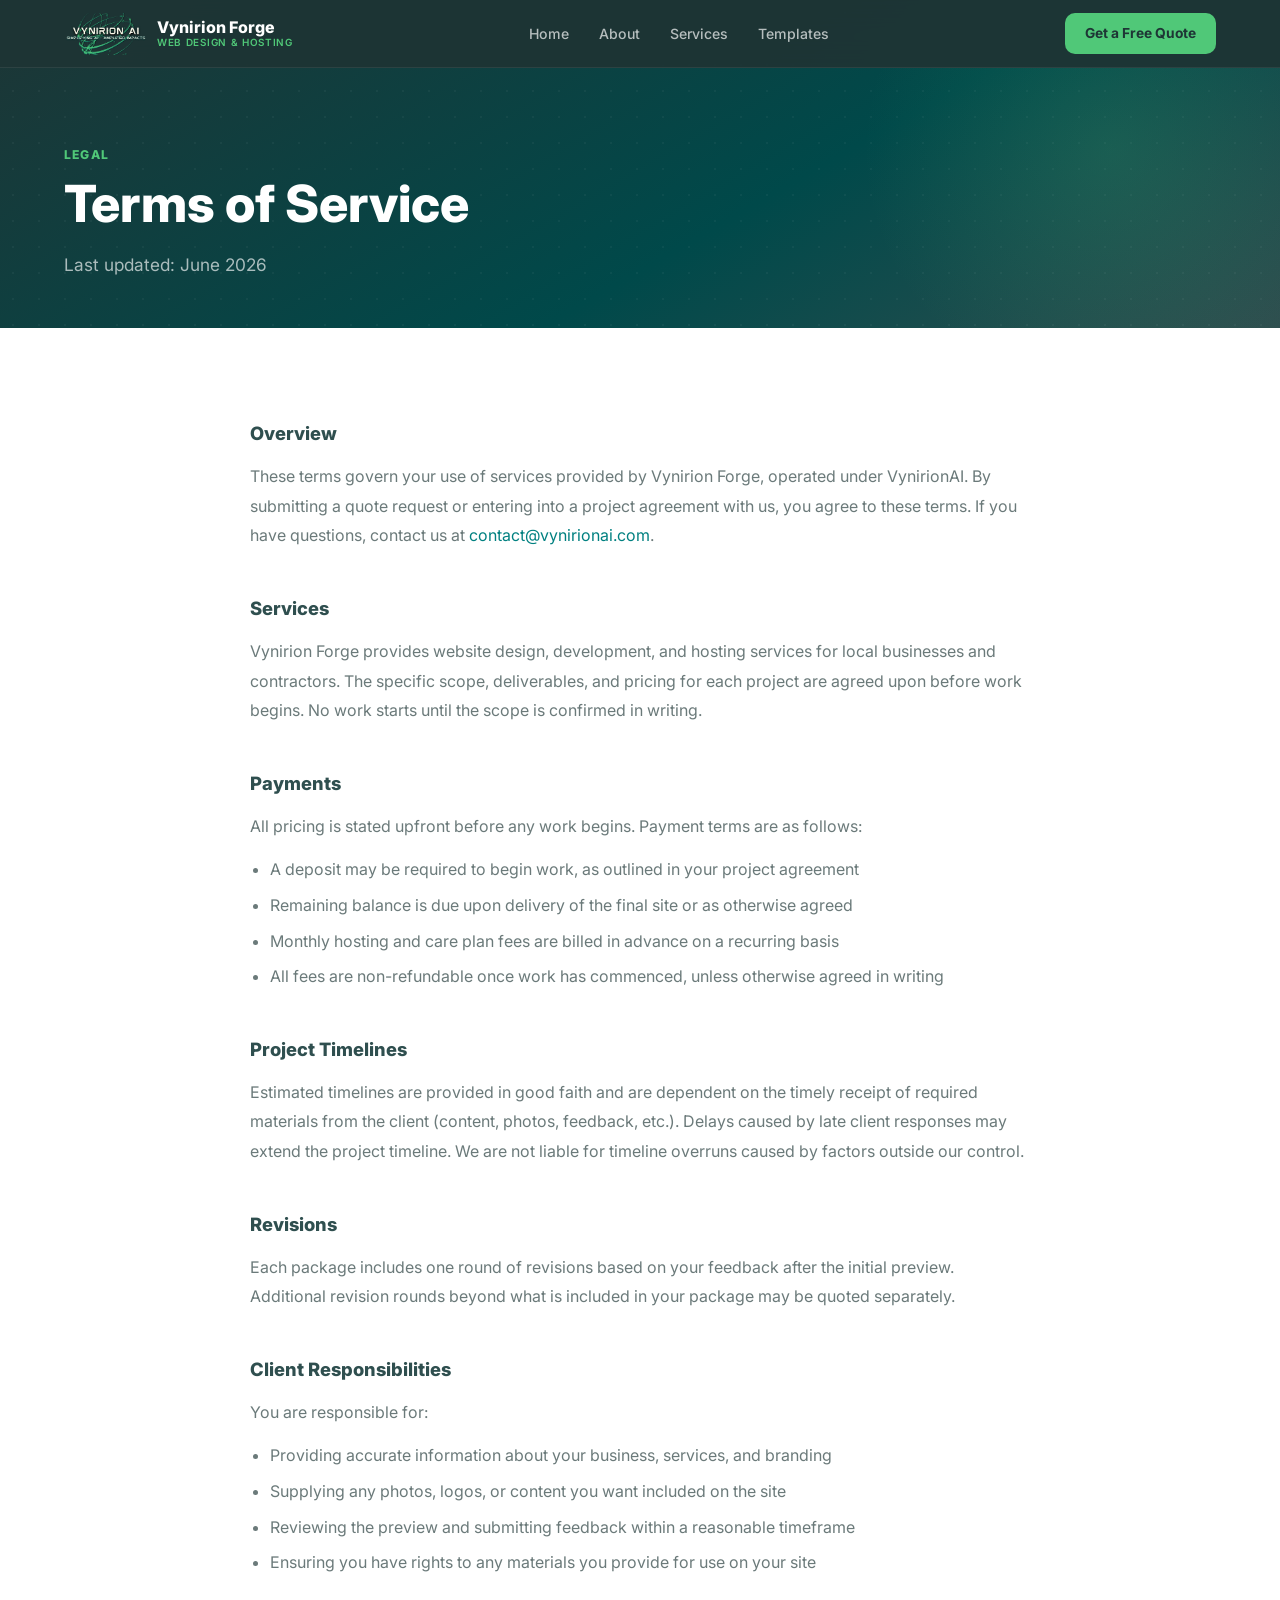
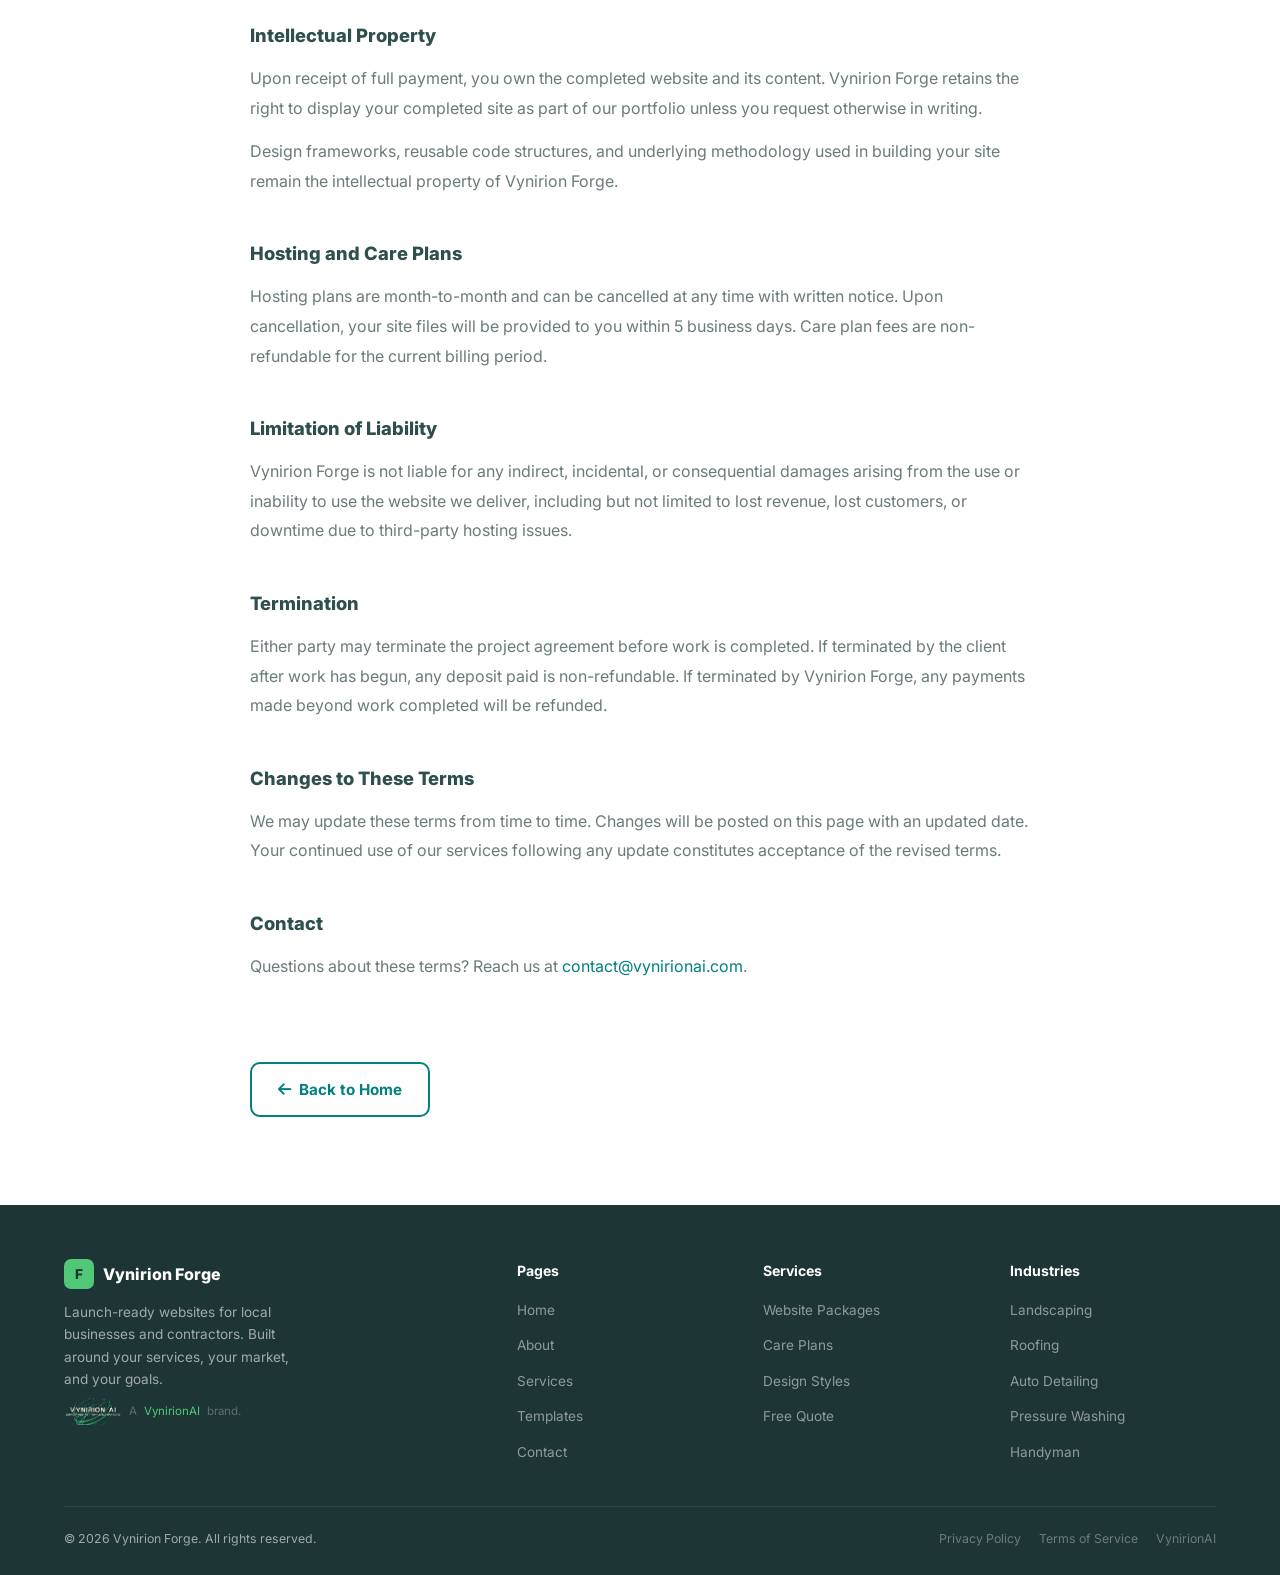
<file: vynirion-forge/terms-of-service.html>
<!DOCTYPE html>
<html lang="en">
<head>
  <meta charset="UTF-8">
  <meta name="viewport" content="width=device-width, initial-scale=1.0">
  <title>Terms of Service — Vynirion Forge</title>
  <meta name="description" content="Vynirion Forge terms of service. Payments, timelines, revisions, and what you can expect when working with us.">
  <link rel="icon" type="image/png" href="assets/vynirionai-logo.png">
  <link href="https://fonts.googleapis.com/css2?family=Inter:wght@400;500;600;700;800&display=swap" rel="stylesheet">
  <link rel="stylesheet" href="https://cdnjs.cloudflare.com/ajax/libs/font-awesome/6.5.0/css/all.min.css">
  <link rel="stylesheet" href="style.css?v=3">
</head>
<body>

  <!-- NAV -->
  <nav class="site-nav" id="site-nav">
    <a href="index.html" class="nav-logo">
      <img src="assets/vynirionai-logo.png" alt="VynirionAI" class="nav-logo-img">
      <div class="nav-logo-wrap">
        <span class="nav-logo-name">Vynirion Forge</span>
        <span class="nav-logo-sub">Web Design &amp; Hosting</span>
      </div>
    </a>
    <ul class="nav-links">
      <li><a href="index.html">Home</a></li>
      <li><a href="about.html">About</a></li>
      <li><a href="services.html">Services</a></li>
      <li><a href="templates.html">Templates</a></li>
    </ul>
    <a href="contact.html" class="nav-cta">Get a Free Quote</a>
    <button class="hamburger" id="hamburger" aria-label="Toggle menu" aria-expanded="false">
      <span></span><span></span><span></span>
    </button>
  </nav>

  <div class="mobile-nav" id="mobile-nav">
    <a href="index.html">Home</a>
    <a href="about.html">About</a>
    <a href="services.html">Services</a>
    <a href="templates.html">Templates</a>
    <a href="contact.html" class="mob-cta">Get a Free Quote</a>
  </div>

  <div class="mobile-cta-bar">
    <a href="contact.html"><i class="fa-solid fa-comment-dots"></i> Get a Free Quote</a>
  </div>


  <!-- PAGE HERO -->
  <div class="page-hero" style="padding-bottom:48px;">
    <div class="page-hero-inner">
      <div class="label">Legal</div>
      <h1>Terms of Service</h1>
      <p>Last updated: June 2026</p>
    </div>
  </div>


  <!-- CONTENT -->
  <section>
    <div class="wrap" style="max-width:780px;">
      <div class="legal-body">

        <h2>Overview</h2>
        <p>These terms govern your use of services provided by Vynirion Forge, operated under VynirionAI. By submitting a quote request or entering into a project agreement with us, you agree to these terms. If you have questions, contact us at <a href="mailto:contact@vynirionai.com">contact@vynirionai.com</a>.</p>

        <h2>Services</h2>
        <p>Vynirion Forge provides website design, development, and hosting services for local businesses and contractors. The specific scope, deliverables, and pricing for each project are agreed upon before work begins. No work starts until the scope is confirmed in writing.</p>

        <h2>Payments</h2>
        <p>All pricing is stated upfront before any work begins. Payment terms are as follows:</p>
        <ul>
          <li>A deposit may be required to begin work, as outlined in your project agreement</li>
          <li>Remaining balance is due upon delivery of the final site or as otherwise agreed</li>
          <li>Monthly hosting and care plan fees are billed in advance on a recurring basis</li>
          <li>All fees are non-refundable once work has commenced, unless otherwise agreed in writing</li>
        </ul>

        <h2>Project Timelines</h2>
        <p>Estimated timelines are provided in good faith and are dependent on the timely receipt of required materials from the client (content, photos, feedback, etc.). Delays caused by late client responses may extend the project timeline. We are not liable for timeline overruns caused by factors outside our control.</p>

        <h2>Revisions</h2>
        <p>Each package includes one round of revisions based on your feedback after the initial preview. Additional revision rounds beyond what is included in your package may be quoted separately.</p>

        <h2>Client Responsibilities</h2>
        <p>You are responsible for:</p>
        <ul>
          <li>Providing accurate information about your business, services, and branding</li>
          <li>Supplying any photos, logos, or content you want included on the site</li>
          <li>Reviewing the preview and submitting feedback within a reasonable timeframe</li>
          <li>Ensuring you have rights to any materials you provide for use on your site</li>
        </ul>

        <h2>Intellectual Property</h2>
        <p>Upon receipt of full payment, you own the completed website and its content. Vynirion Forge retains the right to display your completed site as part of our portfolio unless you request otherwise in writing.</p>
        <p>Design frameworks, reusable code structures, and underlying methodology used in building your site remain the intellectual property of Vynirion Forge.</p>

        <h2>Hosting and Care Plans</h2>
        <p>Hosting plans are month-to-month and can be cancelled at any time with written notice. Upon cancellation, your site files will be provided to you within 5 business days. Care plan fees are non-refundable for the current billing period.</p>

        <h2>Limitation of Liability</h2>
        <p>Vynirion Forge is not liable for any indirect, incidental, or consequential damages arising from the use or inability to use the website we deliver, including but not limited to lost revenue, lost customers, or downtime due to third-party hosting issues.</p>

        <h2>Termination</h2>
        <p>Either party may terminate the project agreement before work is completed. If terminated by the client after work has begun, any deposit paid is non-refundable. If terminated by Vynirion Forge, any payments made beyond work completed will be refunded.</p>

        <h2>Changes to These Terms</h2>
        <p>We may update these terms from time to time. Changes will be posted on this page with an updated date. Your continued use of our services following any update constitutes acceptance of the revised terms.</p>

        <h2>Contact</h2>
        <p>Questions about these terms? Reach us at <a href="mailto:contact@vynirionai.com">contact@vynirionai.com</a>.</p>

      </div>

      <div style="margin-top:48px;padding-top:32px;border-top:1px solid var(--border);">
        <a href="index.html" class="btn btn-outline-em"><i class="fa-solid fa-arrow-left"></i> Back to Home</a>
      </div>
    </div>
  </section>


  <!-- FOOTER -->
  <footer class="site-footer">
    <div class="wrap">
      <div class="footer-grid">
        <div>
          <a href="index.html" class="footer-brand-link">
            <div class="footer-brand-mark">F</div>
            <span class="footer-brand-name">Vynirion Forge</span>
          </a>
          <p class="footer-tagline">Launch-ready websites for local businesses and contractors. Built around your services, your market, and your goals.</p>
          <p class="footer-powered"><img src="assets/vynirionai-logo.png" alt="VynirionAI" class="footer-powered-logo"> A <a href="https://vynirionai.com">VynirionAI</a> brand.</p>
        </div>
        <div class="footer-col">
          <h4>Pages</h4>
          <ul>
            <li><a href="index.html">Home</a></li>
            <li><a href="about.html">About</a></li>
            <li><a href="services.html">Services</a></li>
            <li><a href="templates.html">Templates</a></li>
            <li><a href="contact.html">Contact</a></li>
          </ul>
        </div>
        <div class="footer-col">
          <h4>Services</h4>
          <ul>
            <li><a href="services.html">Website Packages</a></li>
            <li><a href="services.html#care">Care Plans</a></li>
            <li><a href="templates.html">Design Styles</a></li>
            <li><a href="contact.html">Free Quote</a></li>
          </ul>
        </div>
        <div class="footer-col">
          <h4>Industries</h4>
          <ul>
            <li><a href="contact.html">Landscaping</a></li>
            <li><a href="contact.html">Roofing</a></li>
            <li><a href="contact.html">Auto Detailing</a></li>
            <li><a href="contact.html">Pressure Washing</a></li>
            <li><a href="contact.html">Handyman</a></li>
          </ul>
        </div>
      </div>
      <div class="footer-bottom">
        <span>&copy; 2026 Vynirion Forge. All rights reserved.</span>
        <div class="footer-legal">
          <a href="privacy-policy.html">Privacy Policy</a>
          <a href="terms-of-service.html">Terms of Service</a>
          <a href="https://vynirionai.com">VynirionAI</a>
        </div>
      </div>
    </div>
  </footer>

  <button class="back-top" id="back-top" aria-label="Back to top">
    <i class="fa-solid fa-chevron-up"></i>
  </button>

  <script src="script.js?v=3"></script>
</body>
</html>
</file>
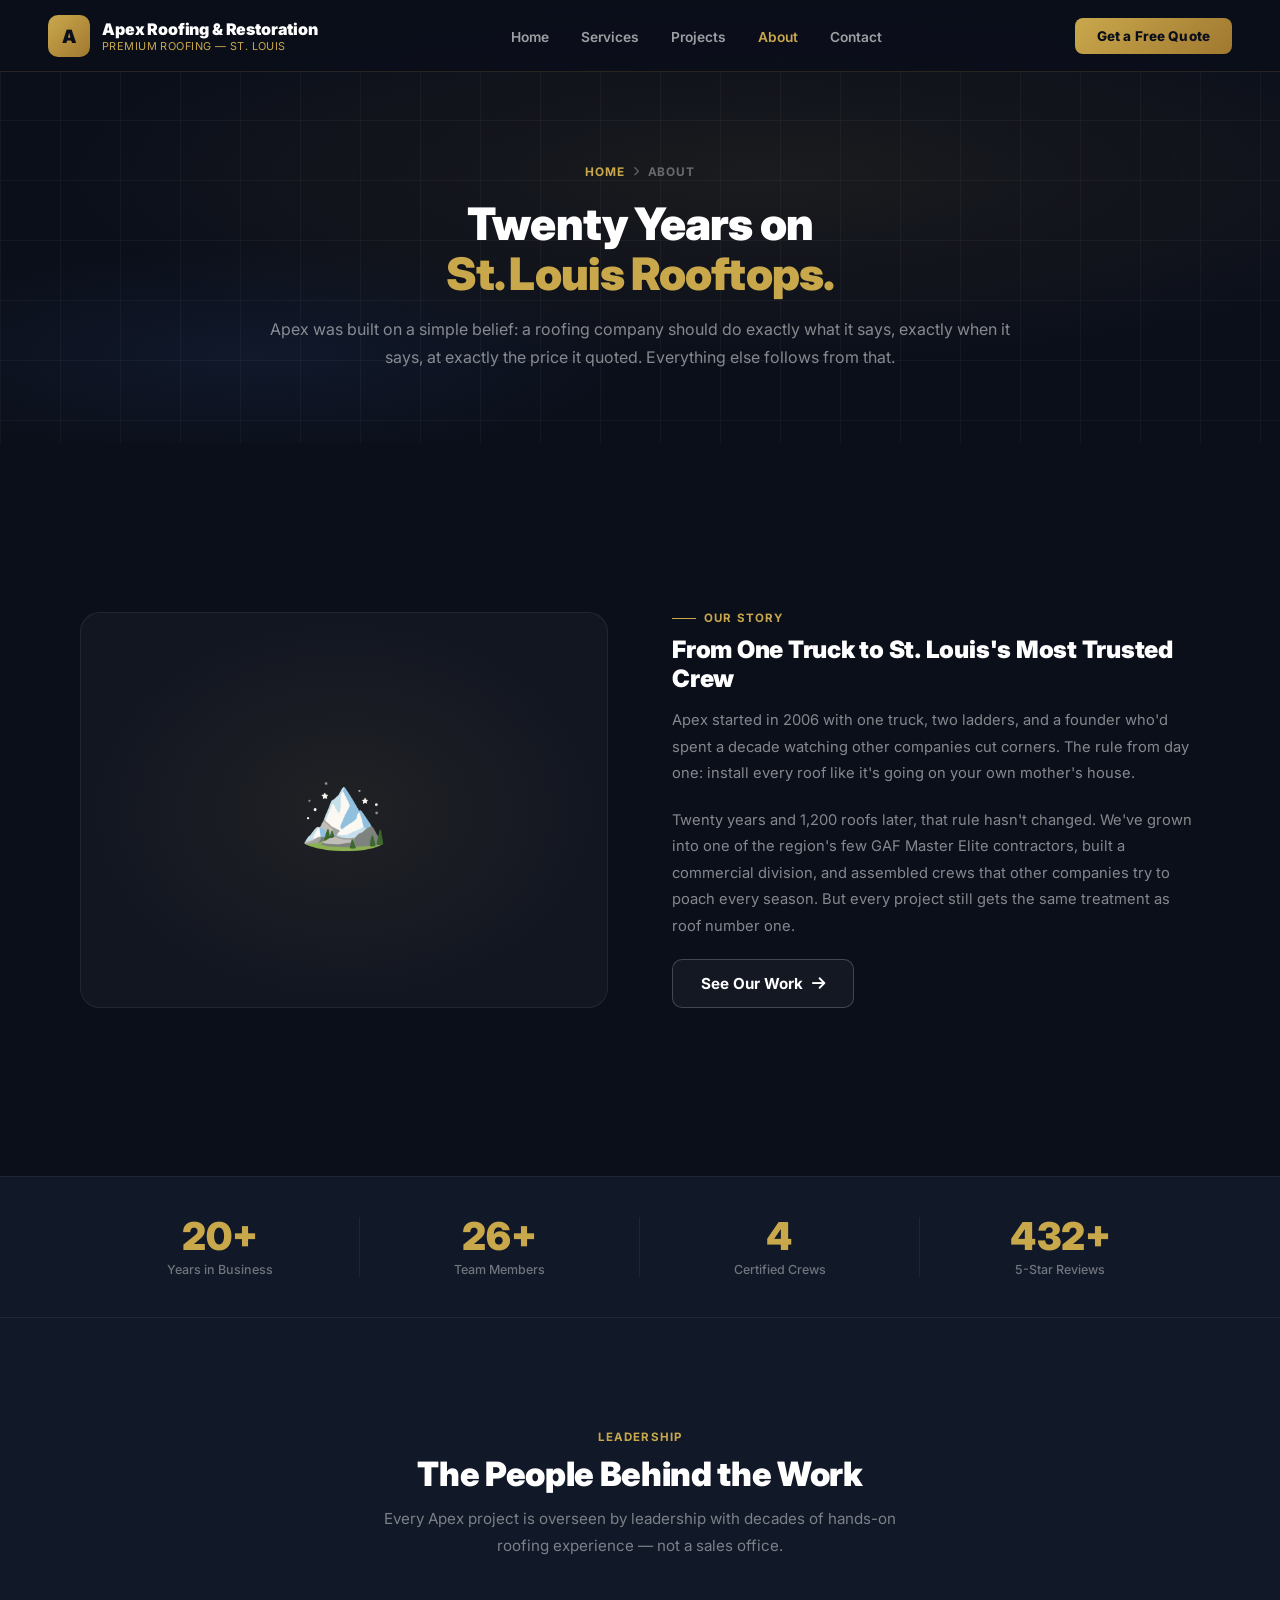
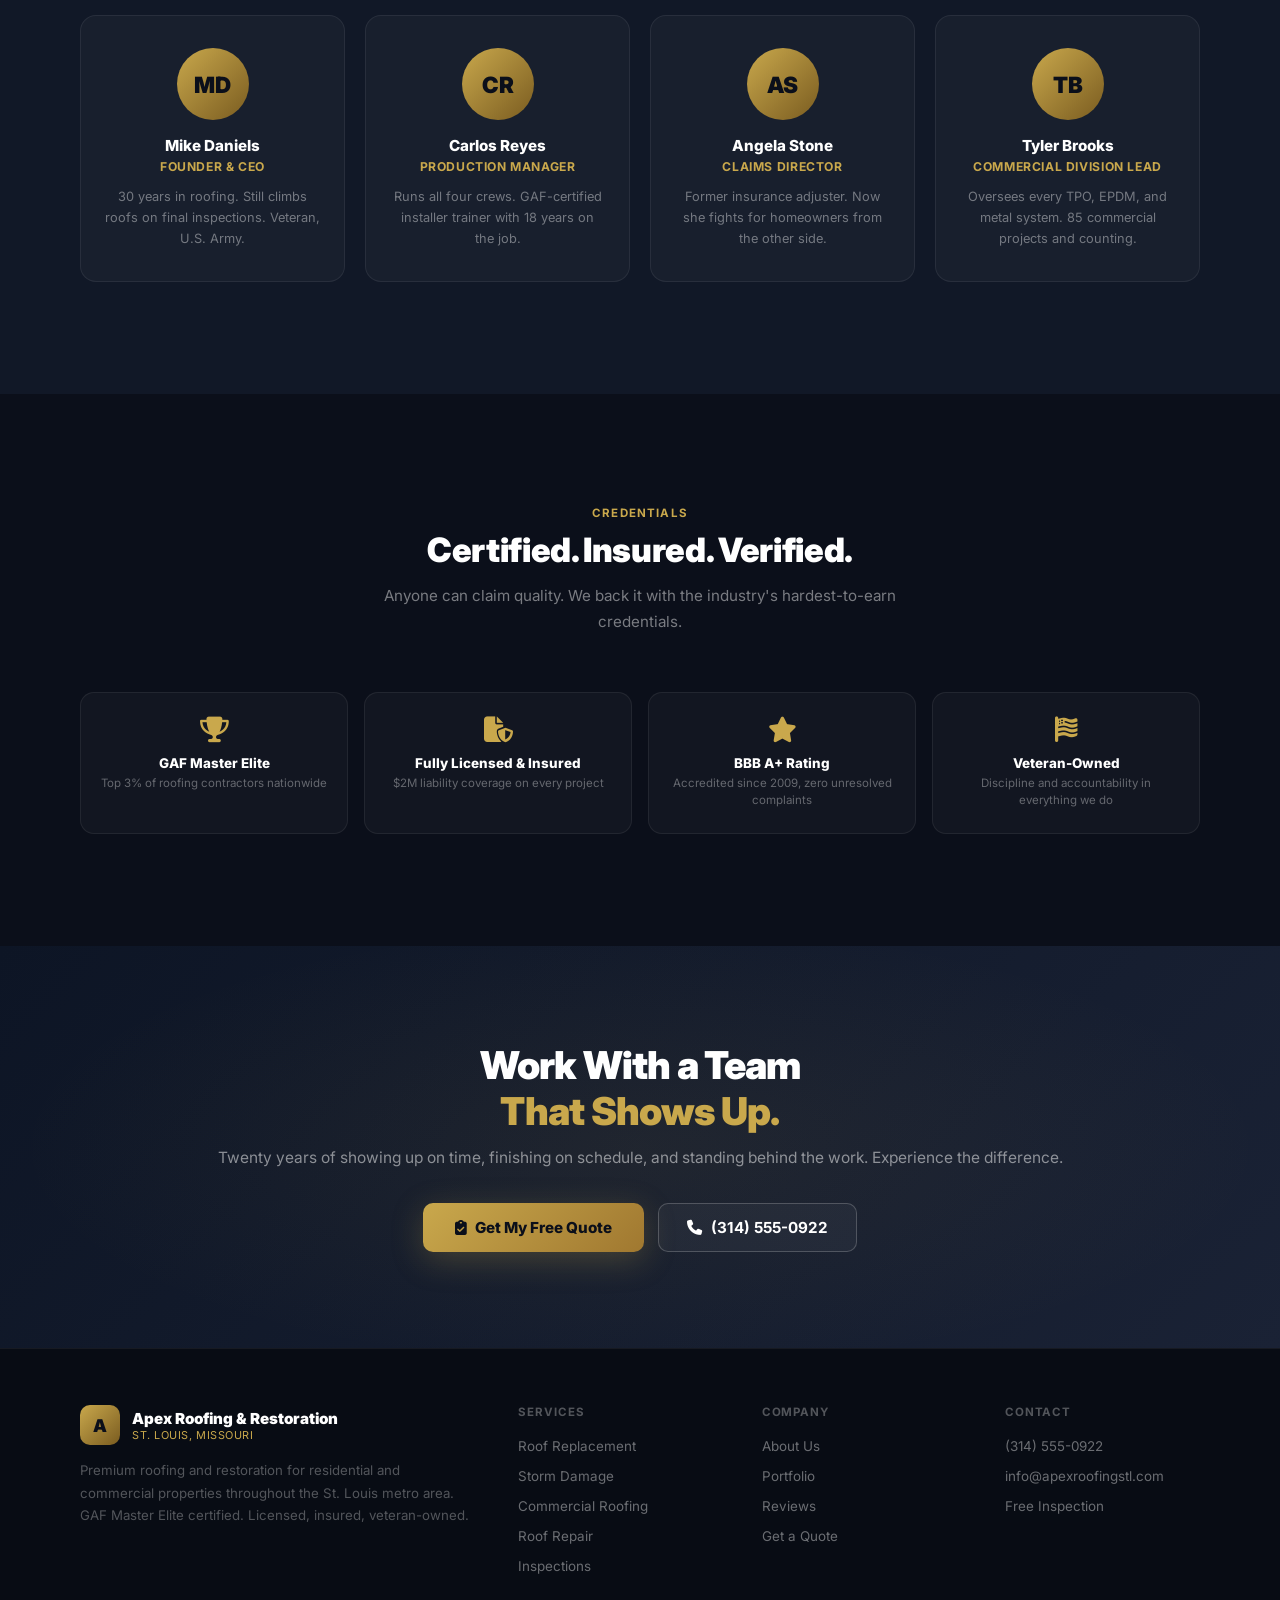
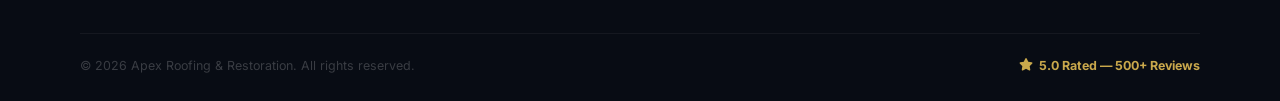
<file: vynirion-forge/demos/tier3/about.html>
<!DOCTYPE html>
<html lang="en">
<head>
  <meta charset="UTF-8">
  <meta name="viewport" content="width=device-width, initial-scale=1.0">
  <title>About — Apex Roofing &amp; Restoration</title>
  <link href="https://fonts.googleapis.com/css2?family=Inter:wght@400;500;600;700;800;900&display=swap" rel="stylesheet">
  <link rel="stylesheet" href="https://cdnjs.cloudflare.com/ajax/libs/font-awesome/6.5.0/css/all.min.css">
  <link rel="stylesheet" href="apex.css?v=3">
</head>
<body>

  <nav>
    <a href="index.html" class="nav-logo">
      <div class="nav-logo-mark">A</div>
      <div>
        <span class="nav-logo-name">Apex Roofing &amp; Restoration</span>
        <span class="nav-logo-sub">Premium Roofing — St. Louis</span>
      </div>
    </a>
    <ul class="nav-links">
      <li><a href="index.html">Home</a></li>
      <li><a href="services.html">Services</a></li>
      <li><a href="projects.html">Projects</a></li>
      <li><a href="about.html" class="active">About</a></li>
      <li><a href="contact.html">Contact</a></li>
    </ul>
    <a href="contact.html" class="nav-btn">Get a Free Quote</a>
  </nav>

  <!-- PAGE HERO -->
  <div class="page-hero">
    <div class="hero-bg"></div>
    <div class="hero-grid-lines"></div>
    <div class="page-hero-inner">
      <div class="breadcrumb"><a href="index.html">Home</a> <i class="fa-solid fa-chevron-right"></i> About</div>
      <h1>Twenty Years on<br><span class="gold">St. Louis Rooftops.</span></h1>
      <p>Apex was built on a simple belief: a roofing company should do exactly what it says, exactly when it says, at exactly the price it quoted. Everything else follows from that.</p>
    </div>
  </div>

  <!-- STORY -->
  <div class="section">
    <div class="wrap">
      <div class="detail-row" style="border-bottom:none;">
        <div class="detail-visual fade-left">🏔️</div>
        <div class="detail-body fade-right">
          <div class="section-label">Our Story</div>
          <h3>From One Truck to St. Louis's Most Trusted Crew</h3>
          <p>Apex started in 2006 with one truck, two ladders, and a founder who'd spent a decade watching other companies cut corners. The rule from day one: install every roof like it's going on your own mother's house.</p>
          <p>Twenty years and 1,200 roofs later, that rule hasn't changed. We've grown into one of the region's few GAF Master Elite contractors, built a commercial division, and assembled crews that other companies try to poach every season. But every project still gets the same treatment as roof number one.</p>
          <a href="projects.html" class="btn-outline-w">See Our Work <i class="fa-solid fa-arrow-right"></i></a>
        </div>
      </div>
    </div>
  </div>

  <!-- COUNTER STRIP -->
  <div class="counter-strip">
    <div class="counter-inner">
      <div class="counter-item">
        <div class="counter-num" data-target="20">0</div>
        <div class="counter-label">Years in Business</div>
      </div>
      <div class="counter-item">
        <div class="counter-num" data-target="26">0</div>
        <div class="counter-label">Team Members</div>
      </div>
      <div class="counter-item">
        <div class="counter-num" data-target="4" data-suffix="">0</div>
        <div class="counter-label">Certified Crews</div>
      </div>
      <div class="counter-item">
        <div class="counter-num" data-target="500">0</div>
        <div class="counter-label">5-Star Reviews</div>
      </div>
    </div>
  </div>

  <!-- LEADERSHIP -->
  <div class="section section-dark2">
    <div class="wrap">
      <div class="center fade-up">
        <div class="section-label">Leadership</div>
        <h2 class="section-title">The People Behind the Work</h2>
        <p class="section-sub">Every Apex project is overseen by leadership with decades of hands-on roofing experience — not a sales office.</p>
      </div>
      <div class="team-grid">
        <div class="team-card fade-up delay-1">
          <div class="team-avatar">MD</div>
          <div class="team-name">Mike Daniels</div>
          <div class="team-role">Founder &amp; CEO</div>
          <p class="team-bio">30 years in roofing. Still climbs roofs on final inspections. Veteran, U.S. Army.</p>
        </div>
        <div class="team-card fade-up delay-2">
          <div class="team-avatar">CR</div>
          <div class="team-name">Carlos Reyes</div>
          <div class="team-role">Production Manager</div>
          <p class="team-bio">Runs all four crews. GAF-certified installer trainer with 18 years on the job.</p>
        </div>
        <div class="team-card fade-up delay-3">
          <div class="team-avatar">AS</div>
          <div class="team-name">Angela Stone</div>
          <div class="team-role">Claims Director</div>
          <p class="team-bio">Former insurance adjuster. Now she fights for homeowners from the other side.</p>
        </div>
        <div class="team-card fade-up delay-4">
          <div class="team-avatar">TB</div>
          <div class="team-name">Tyler Brooks</div>
          <div class="team-role">Commercial Division Lead</div>
          <p class="team-bio">Oversees every TPO, EPDM, and metal system. 85 commercial projects and counting.</p>
        </div>
      </div>
    </div>
  </div>

  <!-- CERTIFICATIONS -->
  <div class="section">
    <div class="wrap">
      <div class="center fade-up">
        <div class="section-label">Credentials</div>
        <h2 class="section-title">Certified. Insured. Verified.</h2>
        <p class="section-sub">Anyone can claim quality. We back it with the industry's hardest-to-earn credentials.</p>
      </div>
      <div class="cert-strip">
        <div class="cert-item fade-up delay-1">
          <i class="fa-solid fa-trophy"></i>
          <h4>GAF Master Elite</h4>
          <p>Top 3% of roofing contractors nationwide</p>
        </div>
        <div class="cert-item fade-up delay-2">
          <i class="fa-solid fa-file-shield"></i>
          <h4>Fully Licensed &amp; Insured</h4>
          <p>$2M liability coverage on every project</p>
        </div>
        <div class="cert-item fade-up delay-3">
          <i class="fa-solid fa-star"></i>
          <h4>BBB A+ Rating</h4>
          <p>Accredited since 2009, zero unresolved complaints</p>
        </div>
        <div class="cert-item fade-up delay-4">
          <i class="fa-solid fa-flag-usa"></i>
          <h4>Veteran-Owned</h4>
          <p>Discipline and accountability in everything we do</p>
        </div>
      </div>
    </div>
  </div>

  <!-- CTA -->
  <div class="cta-section">
    <h2>Work With a Team<br><span>That Shows Up.</span></h2>
    <p>Twenty years of showing up on time, finishing on schedule, and standing behind the work. Experience the difference.</p>
    <div class="cta-actions">
      <a href="contact.html" class="btn-gold"><i class="fa-solid fa-clipboard-check"></i> Get My Free Quote</a>
      <a href="tel:3145550922" class="btn-outline-w"><i class="fa-solid fa-phone"></i> (314) 555-0922</a>
    </div>
  </div>

  <!-- FOOTER -->
  <footer>
    <div class="footer-top">
      <div class="footer-brand">
        <div style="display:flex;align-items:center;gap:12px;">
          <div style="width:40px;height:40px;background:linear-gradient(135deg,var(--gold),#7a5c20);border-radius:10px;display:flex;align-items:center;justify-content:center;color:#0b0f1a;font-weight:900;font-size:1.1rem;">A</div>
          <div>
            <div style="font-weight:900;color:#fff;font-size:.95rem;">Apex Roofing &amp; Restoration</div>
            <div style="font-size:.68rem;color:var(--gold);text-transform:uppercase;letter-spacing:.05em;">St. Louis, Missouri</div>
          </div>
        </div>
        <p>Premium roofing and restoration for residential and commercial properties throughout the St. Louis metro area. GAF Master Elite certified. Licensed, insured, veteran-owned.</p>
      </div>
      <div class="footer-col">
        <h4>Services</h4>
        <ul>
          <li><a href="services.html">Roof Replacement</a></li>
          <li><a href="services.html">Storm Damage</a></li>
          <li><a href="services.html">Commercial Roofing</a></li>
          <li><a href="services.html">Roof Repair</a></li>
          <li><a href="services.html">Inspections</a></li>
        </ul>
      </div>
      <div class="footer-col">
        <h4>Company</h4>
        <ul>
          <li><a href="about.html">About Us</a></li>
          <li><a href="projects.html">Portfolio</a></li>
          <li><a href="index.html#reviews">Reviews</a></li>
          <li><a href="contact.html">Get a Quote</a></li>
        </ul>
      </div>
      <div class="footer-col">
        <h4>Contact</h4>
        <ul>
          <li><a href="tel:3145550922">(314) 555-0922</a></li>
          <li><a href="mailto:info@apexroofingstl.com">info@apexroofingstl.com</a></li>
          <li><a href="contact.html">Free Inspection</a></li>
        </ul>
      </div>
    </div>
    <div class="footer-bottom">
      <span>&copy; 2026 Apex Roofing &amp; Restoration. All rights reserved.</span>
      <div class="footer-rating"><i class="fa-solid fa-star"></i> 5.0 Rated — 500+ Reviews</div>
    </div>
  </footer>

  <script src="apex.js?v=3"></script>
</body>
</html>
</file>
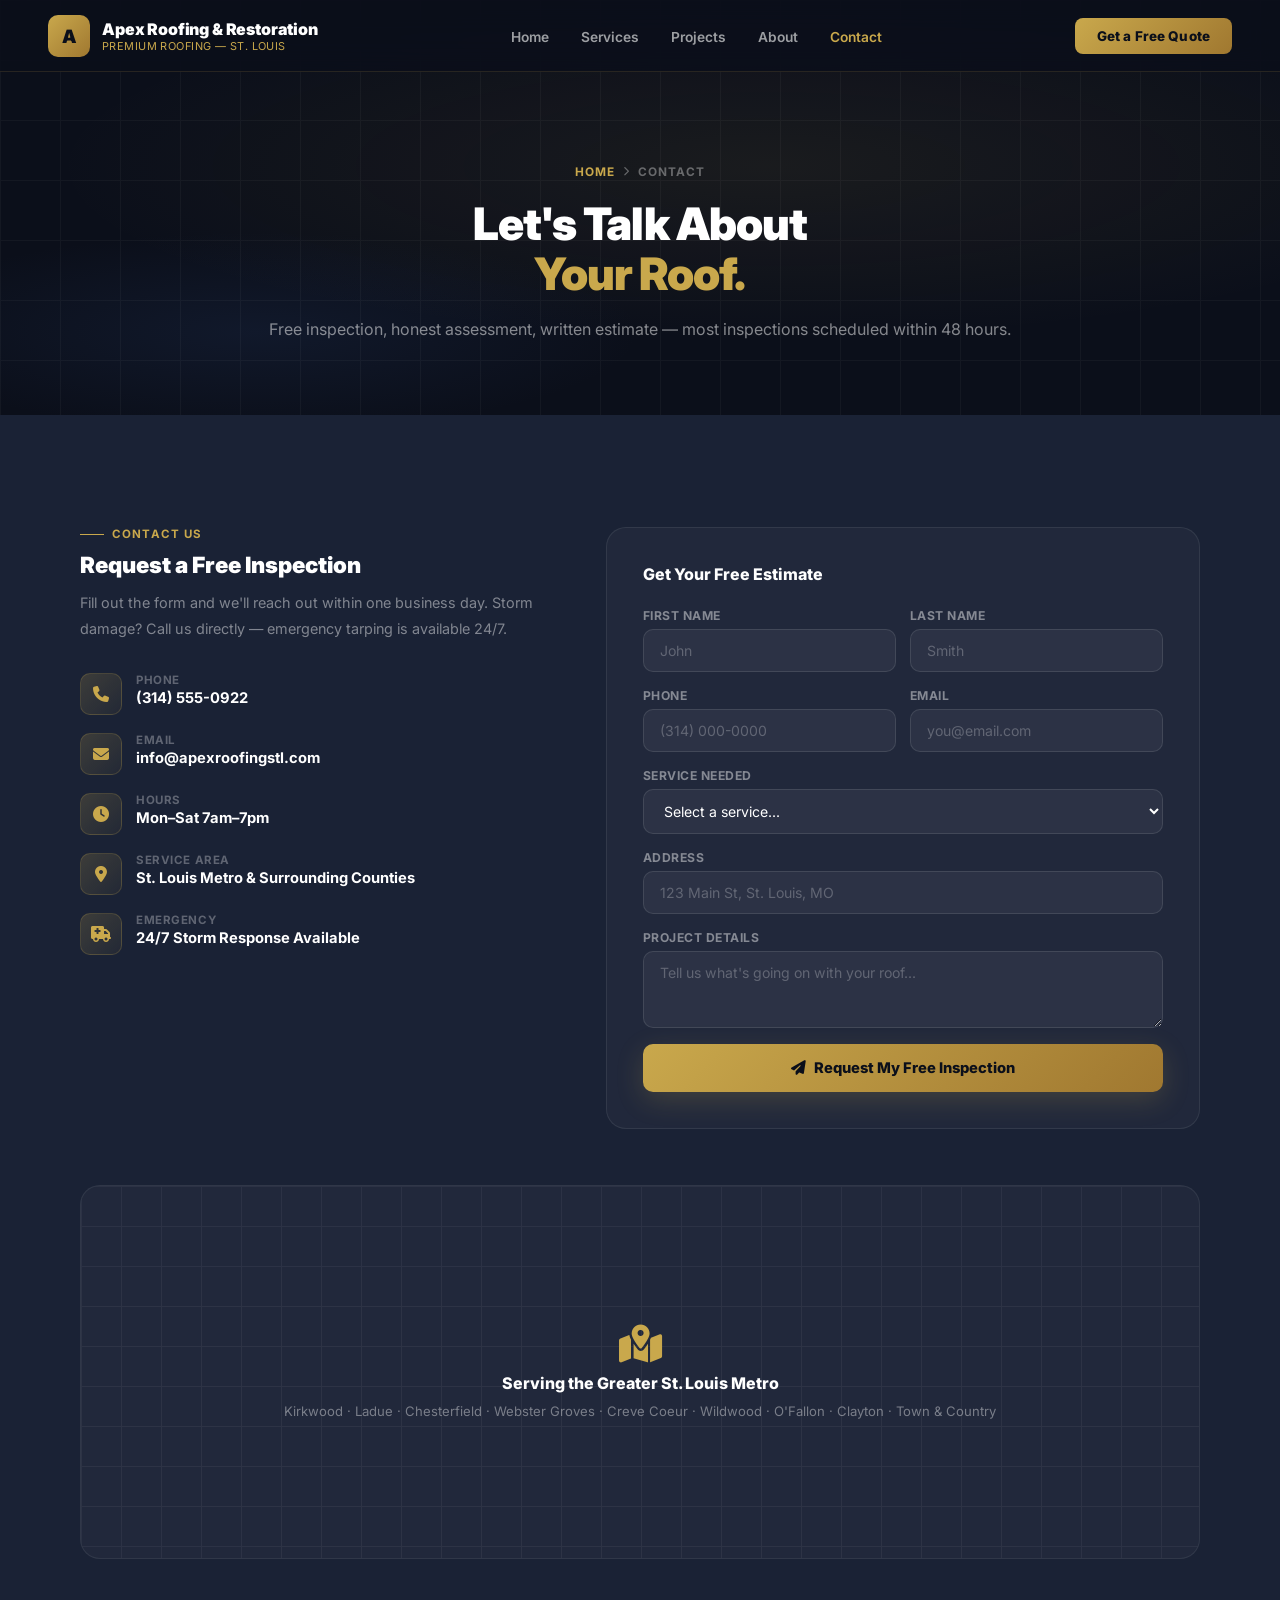
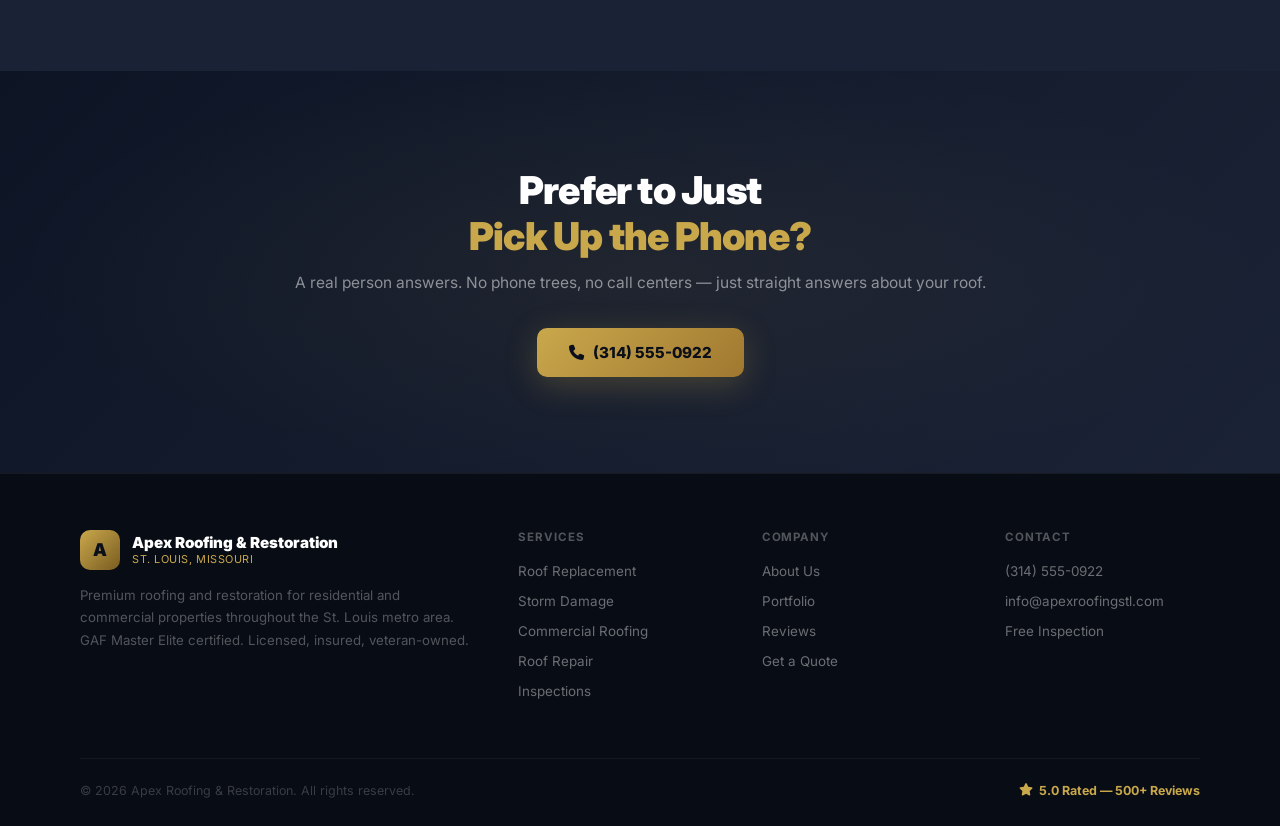
<file: vynirion-forge/demos/tier3/contact.html>
<!DOCTYPE html>
<html lang="en">
<head>
  <meta charset="UTF-8">
  <meta name="viewport" content="width=device-width, initial-scale=1.0">
  <title>Contact — Apex Roofing &amp; Restoration</title>
  <link href="https://fonts.googleapis.com/css2?family=Inter:wght@400;500;600;700;800;900&display=swap" rel="stylesheet">
  <link rel="stylesheet" href="https://cdnjs.cloudflare.com/ajax/libs/font-awesome/6.5.0/css/all.min.css">
  <link rel="stylesheet" href="apex.css?v=3">
</head>
<body>

  <nav>
    <a href="index.html" class="nav-logo">
      <div class="nav-logo-mark">A</div>
      <div>
        <span class="nav-logo-name">Apex Roofing &amp; Restoration</span>
        <span class="nav-logo-sub">Premium Roofing — St. Louis</span>
      </div>
    </a>
    <ul class="nav-links">
      <li><a href="index.html">Home</a></li>
      <li><a href="services.html">Services</a></li>
      <li><a href="projects.html">Projects</a></li>
      <li><a href="about.html">About</a></li>
      <li><a href="contact.html" class="active">Contact</a></li>
    </ul>
    <a href="contact.html" class="nav-btn">Get a Free Quote</a>
  </nav>

  <!-- PAGE HERO -->
  <div class="page-hero">
    <div class="hero-bg"></div>
    <div class="hero-grid-lines"></div>
    <div class="page-hero-inner">
      <div class="breadcrumb"><a href="index.html">Home</a> <i class="fa-solid fa-chevron-right"></i> Contact</div>
      <h1>Let's Talk About<br><span class="gold">Your Roof.</span></h1>
      <p>Free inspection, honest assessment, written estimate — most inspections scheduled within 48 hours.</p>
    </div>
  </div>

  <!-- CONTACT -->
  <div class="section section-dark3">
    <div class="wrap">
      <div class="contact-layout">
        <div class="contact-left fade-left">
          <div class="section-label">Contact Us</div>
          <h3>Request a Free Inspection</h3>
          <p>Fill out the form and we'll reach out within one business day. Storm damage? Call us directly — emergency tarping is available 24/7.</p>
          <div class="contact-detail">
            <div class="cd-icon"><i class="fa-solid fa-phone"></i></div>
            <div><div class="cd-label">Phone</div><div class="cd-value">(314) 555-0922</div></div>
          </div>
          <div class="contact-detail">
            <div class="cd-icon"><i class="fa-solid fa-envelope"></i></div>
            <div><div class="cd-label">Email</div><div class="cd-value">info@apexroofingstl.com</div></div>
          </div>
          <div class="contact-detail">
            <div class="cd-icon"><i class="fa-solid fa-clock"></i></div>
            <div><div class="cd-label">Hours</div><div class="cd-value">Mon–Sat 7am–7pm</div></div>
          </div>
          <div class="contact-detail">
            <div class="cd-icon"><i class="fa-solid fa-location-dot"></i></div>
            <div><div class="cd-label">Service Area</div><div class="cd-value">St. Louis Metro &amp; Surrounding Counties</div></div>
          </div>
          <div class="contact-detail">
            <div class="cd-icon"><i class="fa-solid fa-truck-medical"></i></div>
            <div><div class="cd-label">Emergency</div><div class="cd-value">24/7 Storm Response Available</div></div>
          </div>
        </div>
        <div class="fade-right">
          <div class="form-card">
            <h4>Get Your Free Estimate</h4>
            <div class="form-row2">
              <div class="fg"><label>First Name</label><input type="text" placeholder="John"></div>
              <div class="fg"><label>Last Name</label><input type="text" placeholder="Smith"></div>
            </div>
            <div class="form-row2">
              <div class="fg"><label>Phone</label><input type="tel" placeholder="(314) 000-0000"></div>
              <div class="fg"><label>Email</label><input type="email" placeholder="you@email.com"></div>
            </div>
            <div class="fg">
              <label>Service Needed</label>
              <select>
                <option value="" disabled selected>Select a service...</option>
                <option>Roof Replacement</option>
                <option>Roof Repair</option>
                <option>Storm Damage / Insurance Claim</option>
                <option>Commercial Roofing</option>
                <option>Flat / Low-Slope Roof</option>
                <option>Inspection</option>
                <option>Not Sure — Need Assessment</option>
              </select>
            </div>
            <div class="fg"><label>Address</label><input type="text" placeholder="123 Main St, St. Louis, MO"></div>
            <div class="fg"><label>Project Details</label><textarea rows="3" placeholder="Tell us what's going on with your roof..."></textarea></div>
            <button type="button" class="form-submit"><i class="fa-solid fa-paper-plane"></i> Request My Free Inspection</button>
          </div>
        </div>
      </div>

      <!-- Service area map panel -->
      <div class="map-panel fade-up">
        <i class="fa-solid fa-map-location-dot"></i>
        <h4>Serving the Greater St. Louis Metro</h4>
        <p>Kirkwood · Ladue · Chesterfield · Webster Groves · Creve Coeur · Wildwood · O'Fallon · Clayton · Town &amp; Country</p>
      </div>
    </div>
  </div>

  <!-- CTA -->
  <div class="cta-section">
    <h2>Prefer to Just<br><span>Pick Up the Phone?</span></h2>
    <p>A real person answers. No phone trees, no call centers — just straight answers about your roof.</p>
    <div class="cta-actions">
      <a href="tel:3145550922" class="btn-gold"><i class="fa-solid fa-phone"></i> (314) 555-0922</a>
    </div>
  </div>

  <!-- FOOTER -->
  <footer>
    <div class="footer-top">
      <div class="footer-brand">
        <div style="display:flex;align-items:center;gap:12px;">
          <div style="width:40px;height:40px;background:linear-gradient(135deg,var(--gold),#7a5c20);border-radius:10px;display:flex;align-items:center;justify-content:center;color:#0b0f1a;font-weight:900;font-size:1.1rem;">A</div>
          <div>
            <div style="font-weight:900;color:#fff;font-size:.95rem;">Apex Roofing &amp; Restoration</div>
            <div style="font-size:.68rem;color:var(--gold);text-transform:uppercase;letter-spacing:.05em;">St. Louis, Missouri</div>
          </div>
        </div>
        <p>Premium roofing and restoration for residential and commercial properties throughout the St. Louis metro area. GAF Master Elite certified. Licensed, insured, veteran-owned.</p>
      </div>
      <div class="footer-col">
        <h4>Services</h4>
        <ul>
          <li><a href="services.html">Roof Replacement</a></li>
          <li><a href="services.html">Storm Damage</a></li>
          <li><a href="services.html">Commercial Roofing</a></li>
          <li><a href="services.html">Roof Repair</a></li>
          <li><a href="services.html">Inspections</a></li>
        </ul>
      </div>
      <div class="footer-col">
        <h4>Company</h4>
        <ul>
          <li><a href="about.html">About Us</a></li>
          <li><a href="projects.html">Portfolio</a></li>
          <li><a href="index.html#reviews">Reviews</a></li>
          <li><a href="contact.html">Get a Quote</a></li>
        </ul>
      </div>
      <div class="footer-col">
        <h4>Contact</h4>
        <ul>
          <li><a href="tel:3145550922">(314) 555-0922</a></li>
          <li><a href="mailto:info@apexroofingstl.com">info@apexroofingstl.com</a></li>
          <li><a href="contact.html">Free Inspection</a></li>
        </ul>
      </div>
    </div>
    <div class="footer-bottom">
      <span>&copy; 2026 Apex Roofing &amp; Restoration. All rights reserved.</span>
      <div class="footer-rating"><i class="fa-solid fa-star"></i> 5.0 Rated — 500+ Reviews</div>
    </div>
  </footer>

  <script src="apex.js?v=3"></script>
</body>
</html>
</file>
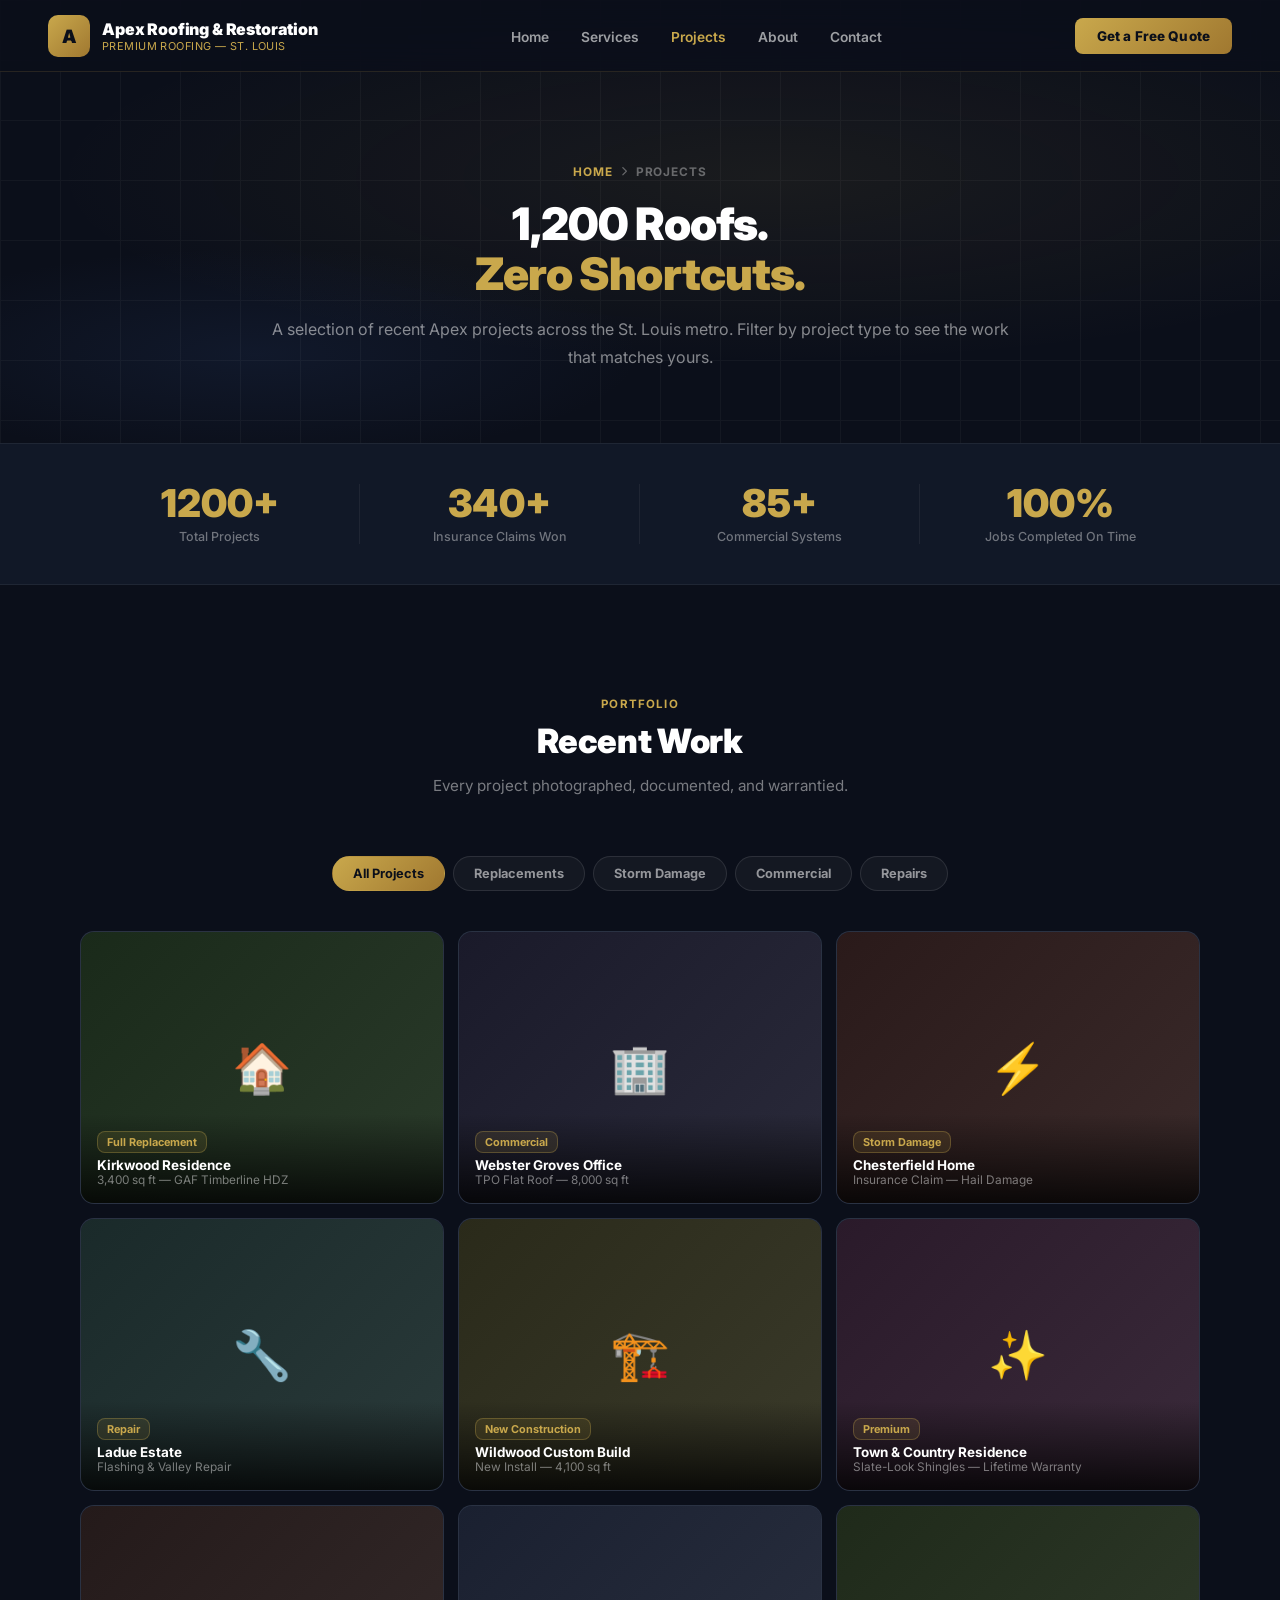
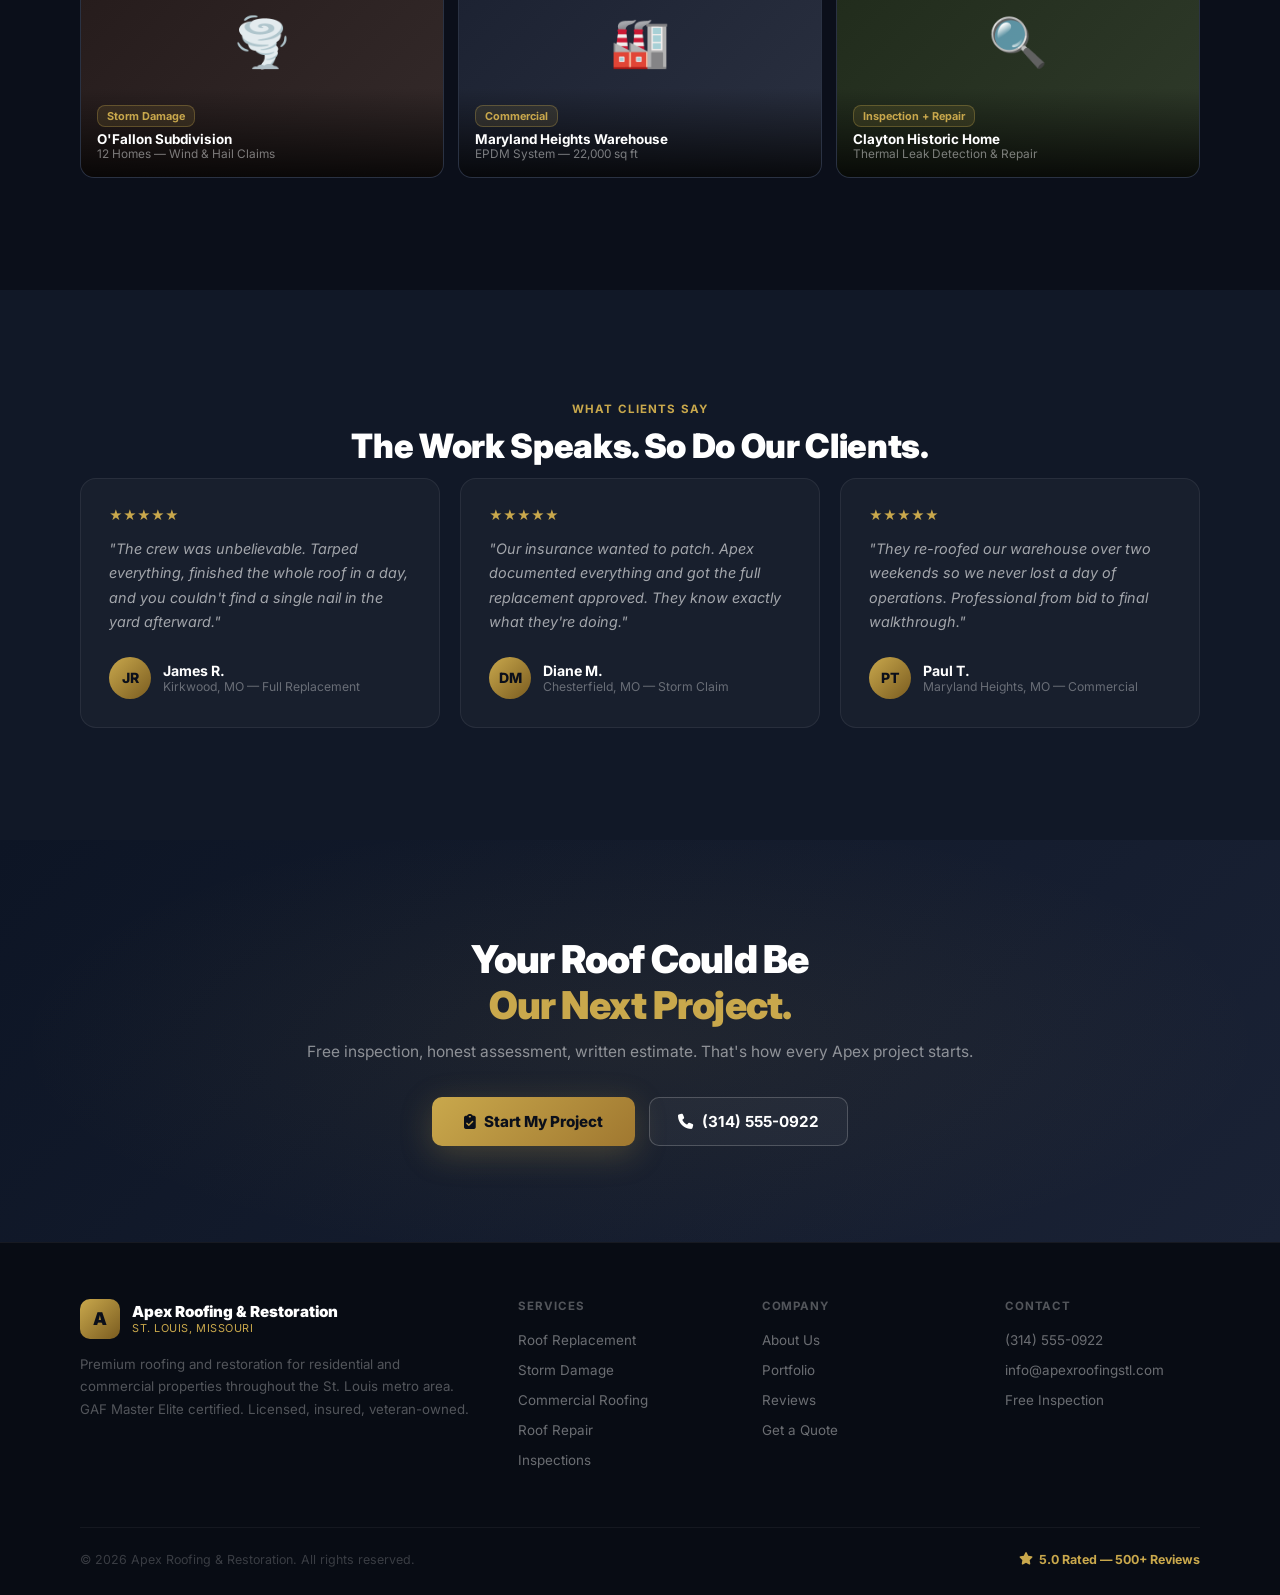
<file: vynirion-forge/demos/tier3/projects.html>
<!DOCTYPE html>
<html lang="en">
<head>
  <meta charset="UTF-8">
  <meta name="viewport" content="width=device-width, initial-scale=1.0">
  <title>Projects — Apex Roofing &amp; Restoration</title>
  <link href="https://fonts.googleapis.com/css2?family=Inter:wght@400;500;600;700;800;900&display=swap" rel="stylesheet">
  <link rel="stylesheet" href="https://cdnjs.cloudflare.com/ajax/libs/font-awesome/6.5.0/css/all.min.css">
  <link rel="stylesheet" href="apex.css?v=3">
</head>
<body>

  <nav>
    <a href="index.html" class="nav-logo">
      <div class="nav-logo-mark">A</div>
      <div>
        <span class="nav-logo-name">Apex Roofing &amp; Restoration</span>
        <span class="nav-logo-sub">Premium Roofing — St. Louis</span>
      </div>
    </a>
    <ul class="nav-links">
      <li><a href="index.html">Home</a></li>
      <li><a href="services.html">Services</a></li>
      <li><a href="projects.html" class="active">Projects</a></li>
      <li><a href="about.html">About</a></li>
      <li><a href="contact.html">Contact</a></li>
    </ul>
    <a href="contact.html" class="nav-btn">Get a Free Quote</a>
  </nav>

  <!-- PAGE HERO -->
  <div class="page-hero">
    <div class="hero-bg"></div>
    <div class="hero-grid-lines"></div>
    <div class="page-hero-inner">
      <div class="breadcrumb"><a href="index.html">Home</a> <i class="fa-solid fa-chevron-right"></i> Projects</div>
      <h1>1,200 Roofs.<br><span class="gold">Zero Shortcuts.</span></h1>
      <p>A selection of recent Apex projects across the St. Louis metro. Filter by project type to see the work that matches yours.</p>
    </div>
  </div>

  <!-- COUNTER STRIP -->
  <div class="counter-strip">
    <div class="counter-inner">
      <div class="counter-item">
        <div class="counter-num" data-target="1200">0</div>
        <div class="counter-label">Total Projects</div>
      </div>
      <div class="counter-item">
        <div class="counter-num" data-target="340">0</div>
        <div class="counter-label">Insurance Claims Won</div>
      </div>
      <div class="counter-item">
        <div class="counter-num" data-target="85">0</div>
        <div class="counter-label">Commercial Systems</div>
      </div>
      <div class="counter-item">
        <div class="counter-num" data-target="100" data-suffix="%">0</div>
        <div class="counter-label">Jobs Completed On Time</div>
      </div>
    </div>
  </div>

  <!-- GALLERY WITH FILTER -->
  <div class="section">
    <div class="wrap">
      <div class="center fade-up">
        <div class="section-label">Portfolio</div>
        <h2 class="section-title">Recent Work</h2>
        <p class="section-sub">Every project photographed, documented, and warrantied.</p>
      </div>

      <div class="filter-bar fade-up">
        <button class="filter-btn active" data-filter="all">All Projects</button>
        <button class="filter-btn" data-filter="replacement">Replacements</button>
        <button class="filter-btn" data-filter="storm">Storm Damage</button>
        <button class="filter-btn" data-filter="commercial">Commercial</button>
        <button class="filter-btn" data-filter="repair">Repairs</button>
      </div>

      <div class="gallery-grid">
        <div class="gallery-card fade-up delay-1" data-category="replacement">
          <div class="gallery-fill" style="background:linear-gradient(135deg,#1a2a1a,#2a3a2a);">🏠</div>
          <div class="gallery-overlay">
            <div class="gallery-tag">Full Replacement</div>
            <div class="gallery-title">Kirkwood Residence</div>
            <div class="gallery-sub">3,400 sq ft — GAF Timberline HDZ</div>
          </div>
        </div>
        <div class="gallery-card fade-up delay-2" data-category="commercial">
          <div class="gallery-fill" style="background:linear-gradient(135deg,#1a1a2a,#2a2a3a);">🏢</div>
          <div class="gallery-overlay">
            <div class="gallery-tag">Commercial</div>
            <div class="gallery-title">Webster Groves Office</div>
            <div class="gallery-sub">TPO Flat Roof — 8,000 sq ft</div>
          </div>
        </div>
        <div class="gallery-card fade-up delay-3" data-category="storm">
          <div class="gallery-fill" style="background:linear-gradient(135deg,#2a1a1a,#3a2a2a);">⚡</div>
          <div class="gallery-overlay">
            <div class="gallery-tag">Storm Damage</div>
            <div class="gallery-title">Chesterfield Home</div>
            <div class="gallery-sub">Insurance Claim — Hail Damage</div>
          </div>
        </div>
        <div class="gallery-card fade-up delay-1" data-category="repair">
          <div class="gallery-fill" style="background:linear-gradient(135deg,#1a2a2a,#2a3a3a);">🔧</div>
          <div class="gallery-overlay">
            <div class="gallery-tag">Repair</div>
            <div class="gallery-title">Ladue Estate</div>
            <div class="gallery-sub">Flashing &amp; Valley Repair</div>
          </div>
        </div>
        <div class="gallery-card fade-up delay-2" data-category="replacement">
          <div class="gallery-fill" style="background:linear-gradient(135deg,#2a2a1a,#3a3a2a);">🏗️</div>
          <div class="gallery-overlay">
            <div class="gallery-tag">New Construction</div>
            <div class="gallery-title">Wildwood Custom Build</div>
            <div class="gallery-sub">New Install — 4,100 sq ft</div>
          </div>
        </div>
        <div class="gallery-card fade-up delay-3" data-category="replacement">
          <div class="gallery-fill" style="background:linear-gradient(135deg,#2a1a2a,#3a2a3a);">✨</div>
          <div class="gallery-overlay">
            <div class="gallery-tag">Premium</div>
            <div class="gallery-title">Town &amp; Country Residence</div>
            <div class="gallery-sub">Slate-Look Shingles — Lifetime Warranty</div>
          </div>
        </div>
        <div class="gallery-card fade-up delay-1" data-category="storm">
          <div class="gallery-fill" style="background:linear-gradient(135deg,#241a1a,#342a2a);">🌪️</div>
          <div class="gallery-overlay">
            <div class="gallery-tag">Storm Damage</div>
            <div class="gallery-title">O'Fallon Subdivision</div>
            <div class="gallery-sub">12 Homes — Wind &amp; Hail Claims</div>
          </div>
        </div>
        <div class="gallery-card fade-up delay-2" data-category="commercial">
          <div class="gallery-fill" style="background:linear-gradient(135deg,#1a2030,#2a3040);">🏭</div>
          <div class="gallery-overlay">
            <div class="gallery-tag">Commercial</div>
            <div class="gallery-title">Maryland Heights Warehouse</div>
            <div class="gallery-sub">EPDM System — 22,000 sq ft</div>
          </div>
        </div>
        <div class="gallery-card fade-up delay-3" data-category="repair">
          <div class="gallery-fill" style="background:linear-gradient(135deg,#1f2a1a,#2f3a2a);">🔍</div>
          <div class="gallery-overlay">
            <div class="gallery-tag">Inspection + Repair</div>
            <div class="gallery-title">Clayton Historic Home</div>
            <div class="gallery-sub">Thermal Leak Detection &amp; Repair</div>
          </div>
        </div>
      </div>
    </div>
  </div>

  <!-- TESTIMONIAL BAND -->
  <div class="section section-dark2">
    <div class="wrap">
      <div class="center fade-up">
        <div class="section-label">What Clients Say</div>
        <h2 class="section-title">The Work Speaks. So Do Our Clients.</h2>
      </div>
      <div class="testi-grid">
        <div class="testi-card fade-up delay-1">
          <div class="testi-stars">★★★★★</div>
          <p class="testi-quote">"The crew was unbelievable. Tarped everything, finished the whole roof in a day, and you couldn't find a single nail in the yard afterward."</p>
          <div class="testi-author">
            <div class="testi-avatar">JR</div>
            <div>
              <div class="testi-name">James R.</div>
              <div class="testi-loc">Kirkwood, MO — Full Replacement</div>
            </div>
          </div>
        </div>
        <div class="testi-card fade-up delay-2">
          <div class="testi-stars">★★★★★</div>
          <p class="testi-quote">"Our insurance wanted to patch. Apex documented everything and got the full replacement approved. They know exactly what they're doing."</p>
          <div class="testi-author">
            <div class="testi-avatar">DM</div>
            <div>
              <div class="testi-name">Diane M.</div>
              <div class="testi-loc">Chesterfield, MO — Storm Claim</div>
            </div>
          </div>
        </div>
        <div class="testi-card fade-up delay-3">
          <div class="testi-stars">★★★★★</div>
          <p class="testi-quote">"They re-roofed our warehouse over two weekends so we never lost a day of operations. Professional from bid to final walkthrough."</p>
          <div class="testi-author">
            <div class="testi-avatar">PT</div>
            <div>
              <div class="testi-name">Paul T.</div>
              <div class="testi-loc">Maryland Heights, MO — Commercial</div>
            </div>
          </div>
        </div>
      </div>
    </div>
  </div>

  <!-- CTA -->
  <div class="cta-section">
    <h2>Your Roof Could Be<br><span>Our Next Project.</span></h2>
    <p>Free inspection, honest assessment, written estimate. That's how every Apex project starts.</p>
    <div class="cta-actions">
      <a href="contact.html" class="btn-gold"><i class="fa-solid fa-clipboard-check"></i> Start My Project</a>
      <a href="tel:3145550922" class="btn-outline-w"><i class="fa-solid fa-phone"></i> (314) 555-0922</a>
    </div>
  </div>

  <!-- FOOTER -->
  <footer>
    <div class="footer-top">
      <div class="footer-brand">
        <div style="display:flex;align-items:center;gap:12px;">
          <div style="width:40px;height:40px;background:linear-gradient(135deg,var(--gold),#7a5c20);border-radius:10px;display:flex;align-items:center;justify-content:center;color:#0b0f1a;font-weight:900;font-size:1.1rem;">A</div>
          <div>
            <div style="font-weight:900;color:#fff;font-size:.95rem;">Apex Roofing &amp; Restoration</div>
            <div style="font-size:.68rem;color:var(--gold);text-transform:uppercase;letter-spacing:.05em;">St. Louis, Missouri</div>
          </div>
        </div>
        <p>Premium roofing and restoration for residential and commercial properties throughout the St. Louis metro area. GAF Master Elite certified. Licensed, insured, veteran-owned.</p>
      </div>
      <div class="footer-col">
        <h4>Services</h4>
        <ul>
          <li><a href="services.html">Roof Replacement</a></li>
          <li><a href="services.html">Storm Damage</a></li>
          <li><a href="services.html">Commercial Roofing</a></li>
          <li><a href="services.html">Roof Repair</a></li>
          <li><a href="services.html">Inspections</a></li>
        </ul>
      </div>
      <div class="footer-col">
        <h4>Company</h4>
        <ul>
          <li><a href="about.html">About Us</a></li>
          <li><a href="projects.html">Portfolio</a></li>
          <li><a href="index.html#reviews">Reviews</a></li>
          <li><a href="contact.html">Get a Quote</a></li>
        </ul>
      </div>
      <div class="footer-col">
        <h4>Contact</h4>
        <ul>
          <li><a href="tel:3145550922">(314) 555-0922</a></li>
          <li><a href="mailto:info@apexroofingstl.com">info@apexroofingstl.com</a></li>
          <li><a href="contact.html">Free Inspection</a></li>
        </ul>
      </div>
    </div>
    <div class="footer-bottom">
      <span>&copy; 2026 Apex Roofing &amp; Restoration. All rights reserved.</span>
      <div class="footer-rating"><i class="fa-solid fa-star"></i> 5.0 Rated — 500+ Reviews</div>
    </div>
  </footer>

  <script src="apex.js?v=3"></script>
</body>
</html>
</file>
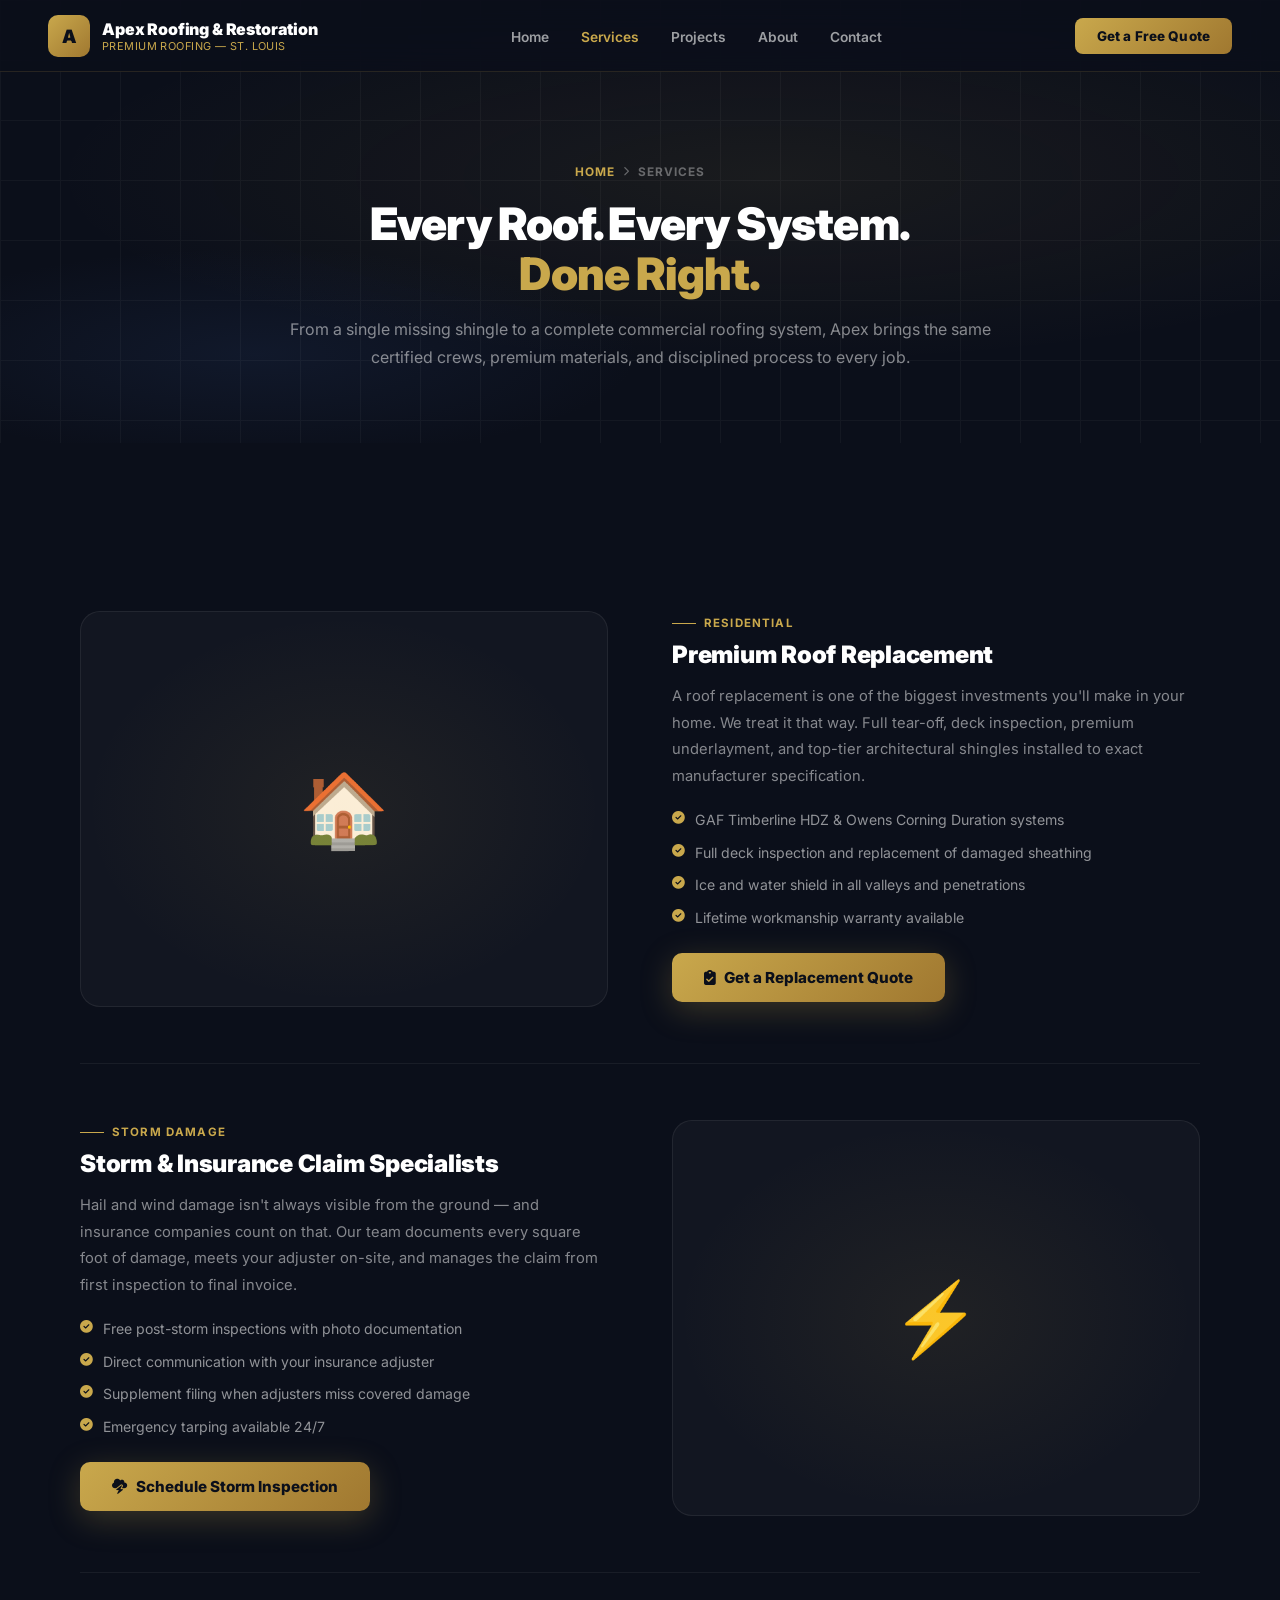
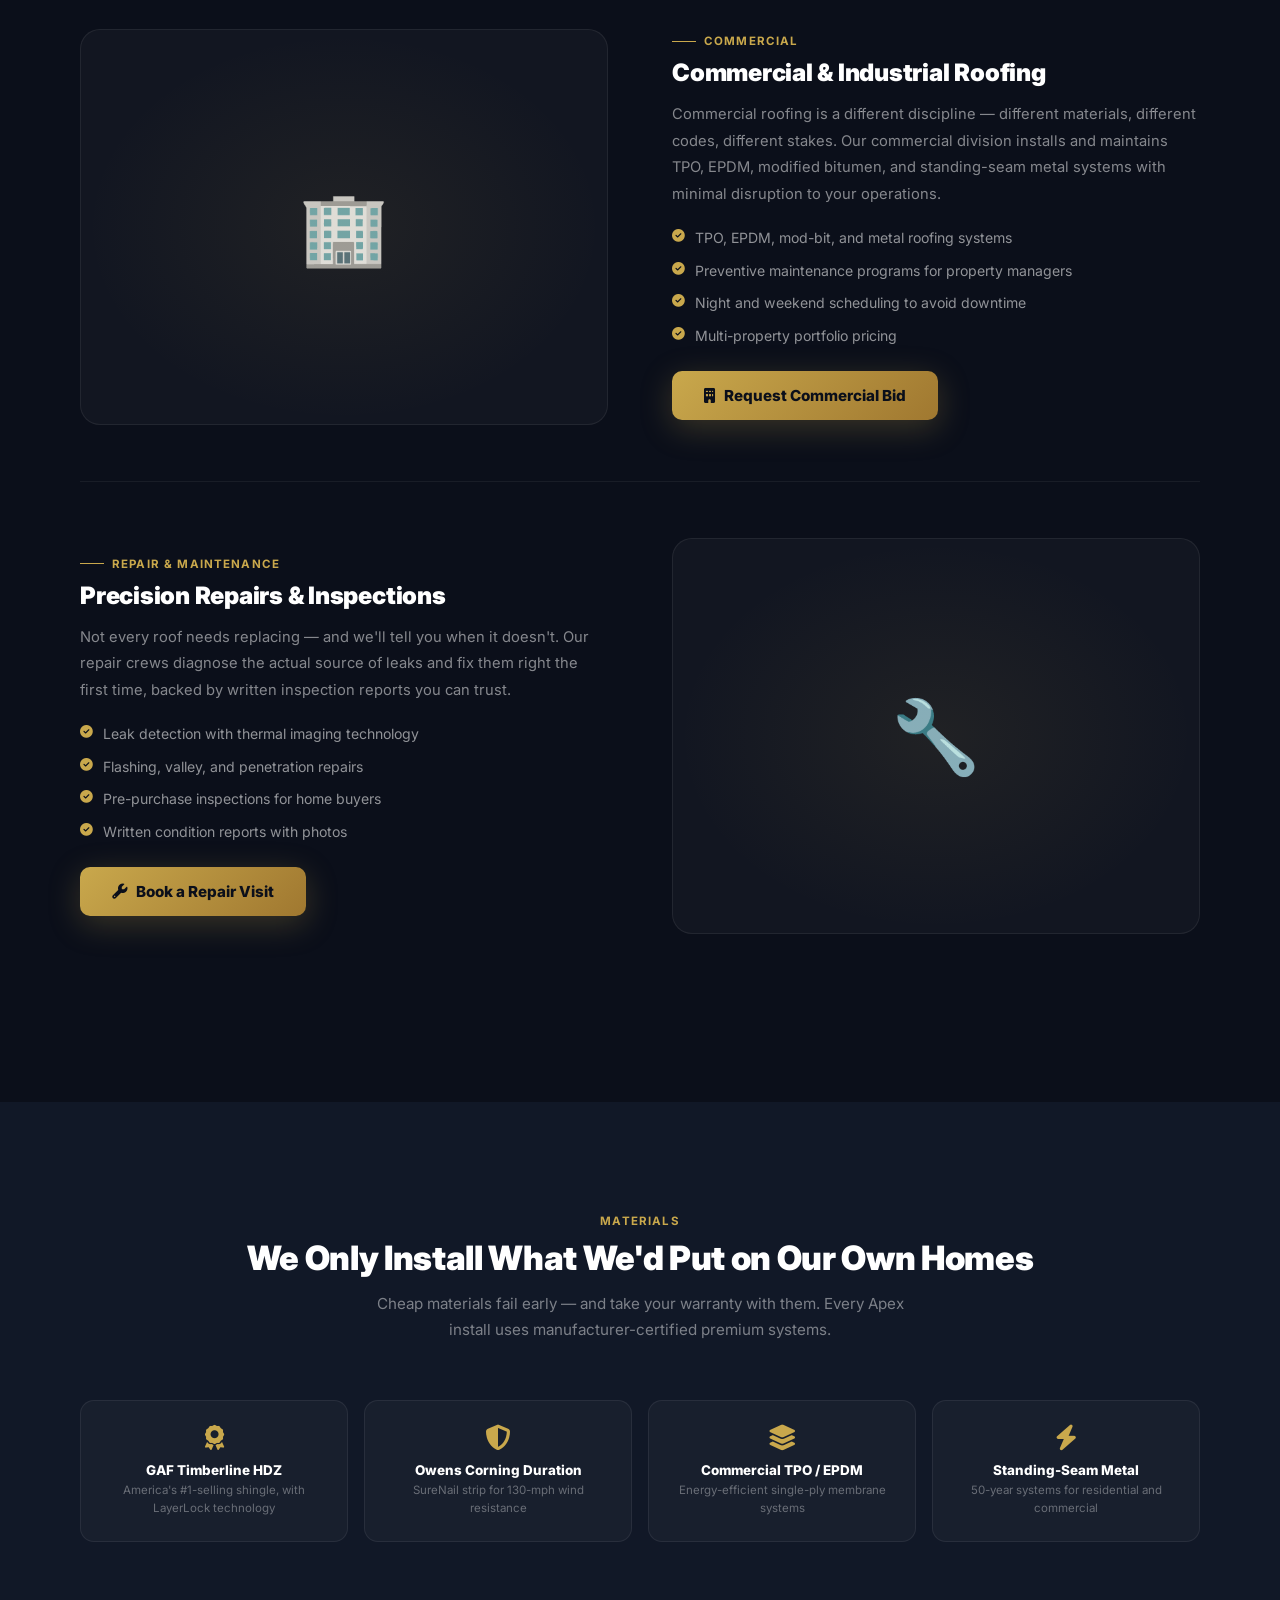
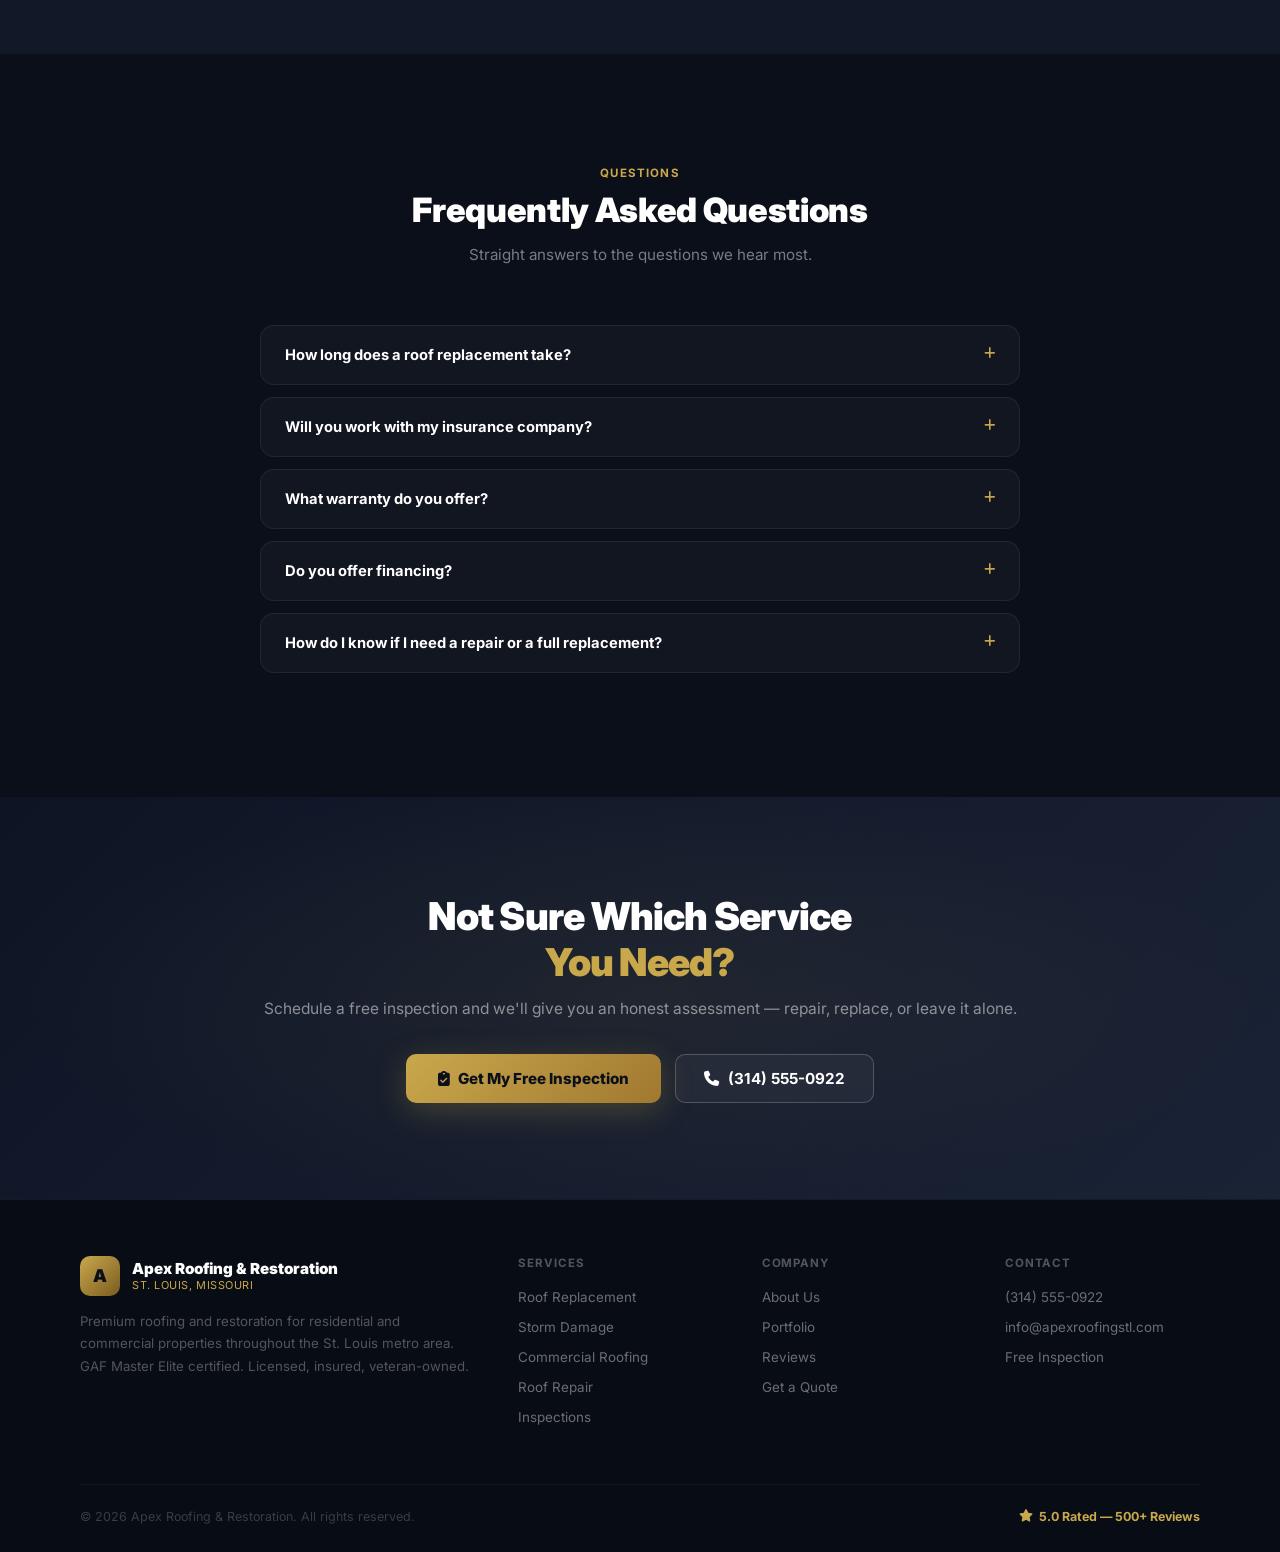
<file: vynirion-forge/demos/tier3/services.html>
<!DOCTYPE html>
<html lang="en">
<head>
  <meta charset="UTF-8">
  <meta name="viewport" content="width=device-width, initial-scale=1.0">
  <title>Services — Apex Roofing &amp; Restoration</title>
  <link href="https://fonts.googleapis.com/css2?family=Inter:wght@400;500;600;700;800;900&display=swap" rel="stylesheet">
  <link rel="stylesheet" href="https://cdnjs.cloudflare.com/ajax/libs/font-awesome/6.5.0/css/all.min.css">
  <link rel="stylesheet" href="apex.css?v=3">
</head>
<body>

  <nav>
    <a href="index.html" class="nav-logo">
      <div class="nav-logo-mark">A</div>
      <div>
        <span class="nav-logo-name">Apex Roofing &amp; Restoration</span>
        <span class="nav-logo-sub">Premium Roofing — St. Louis</span>
      </div>
    </a>
    <ul class="nav-links">
      <li><a href="index.html">Home</a></li>
      <li><a href="services.html" class="active">Services</a></li>
      <li><a href="projects.html">Projects</a></li>
      <li><a href="about.html">About</a></li>
      <li><a href="contact.html">Contact</a></li>
    </ul>
    <a href="contact.html" class="nav-btn">Get a Free Quote</a>
  </nav>

  <!-- PAGE HERO -->
  <div class="page-hero">
    <div class="hero-bg"></div>
    <div class="hero-grid-lines"></div>
    <div class="page-hero-inner">
      <div class="breadcrumb"><a href="index.html">Home</a> <i class="fa-solid fa-chevron-right"></i> Services</div>
      <h1>Every Roof. Every System.<br><span class="gold">Done Right.</span></h1>
      <p>From a single missing shingle to a complete commercial roofing system, Apex brings the same certified crews, premium materials, and disciplined process to every job.</p>
    </div>
  </div>

  <!-- SERVICE DETAILS -->
  <div class="section">
    <div class="wrap">

      <div class="detail-row">
        <div class="detail-visual fade-left">🏠</div>
        <div class="detail-body fade-right">
          <div class="section-label">Residential</div>
          <h3>Premium Roof Replacement</h3>
          <p>A roof replacement is one of the biggest investments you'll make in your home. We treat it that way. Full tear-off, deck inspection, premium underlayment, and top-tier architectural shingles installed to exact manufacturer specification.</p>
          <ul class="detail-list">
            <li><i class="fa-solid fa-circle-check"></i> GAF Timberline HDZ &amp; Owens Corning Duration systems</li>
            <li><i class="fa-solid fa-circle-check"></i> Full deck inspection and replacement of damaged sheathing</li>
            <li><i class="fa-solid fa-circle-check"></i> Ice and water shield in all valleys and penetrations</li>
            <li><i class="fa-solid fa-circle-check"></i> Lifetime workmanship warranty available</li>
          </ul>
          <a href="contact.html" class="btn-gold"><i class="fa-solid fa-clipboard-check"></i> Get a Replacement Quote</a>
        </div>
      </div>

      <div class="detail-row flip">
        <div class="detail-visual fade-right">⚡</div>
        <div class="detail-body fade-left">
          <div class="section-label">Storm Damage</div>
          <h3>Storm &amp; Insurance Claim Specialists</h3>
          <p>Hail and wind damage isn't always visible from the ground — and insurance companies count on that. Our team documents every square foot of damage, meets your adjuster on-site, and manages the claim from first inspection to final invoice.</p>
          <ul class="detail-list">
            <li><i class="fa-solid fa-circle-check"></i> Free post-storm inspections with photo documentation</li>
            <li><i class="fa-solid fa-circle-check"></i> Direct communication with your insurance adjuster</li>
            <li><i class="fa-solid fa-circle-check"></i> Supplement filing when adjusters miss covered damage</li>
            <li><i class="fa-solid fa-circle-check"></i> Emergency tarping available 24/7</li>
          </ul>
          <a href="contact.html" class="btn-gold"><i class="fa-solid fa-cloud-bolt"></i> Schedule Storm Inspection</a>
        </div>
      </div>

      <div class="detail-row">
        <div class="detail-visual fade-left">🏢</div>
        <div class="detail-body fade-right">
          <div class="section-label">Commercial</div>
          <h3>Commercial &amp; Industrial Roofing</h3>
          <p>Commercial roofing is a different discipline — different materials, different codes, different stakes. Our commercial division installs and maintains TPO, EPDM, modified bitumen, and standing-seam metal systems with minimal disruption to your operations.</p>
          <ul class="detail-list">
            <li><i class="fa-solid fa-circle-check"></i> TPO, EPDM, mod-bit, and metal roofing systems</li>
            <li><i class="fa-solid fa-circle-check"></i> Preventive maintenance programs for property managers</li>
            <li><i class="fa-solid fa-circle-check"></i> Night and weekend scheduling to avoid downtime</li>
            <li><i class="fa-solid fa-circle-check"></i> Multi-property portfolio pricing</li>
          </ul>
          <a href="contact.html" class="btn-gold"><i class="fa-solid fa-building"></i> Request Commercial Bid</a>
        </div>
      </div>

      <div class="detail-row flip">
        <div class="detail-visual fade-right">🔧</div>
        <div class="detail-body fade-left">
          <div class="section-label">Repair &amp; Maintenance</div>
          <h3>Precision Repairs &amp; Inspections</h3>
          <p>Not every roof needs replacing — and we'll tell you when it doesn't. Our repair crews diagnose the actual source of leaks and fix them right the first time, backed by written inspection reports you can trust.</p>
          <ul class="detail-list">
            <li><i class="fa-solid fa-circle-check"></i> Leak detection with thermal imaging technology</li>
            <li><i class="fa-solid fa-circle-check"></i> Flashing, valley, and penetration repairs</li>
            <li><i class="fa-solid fa-circle-check"></i> Pre-purchase inspections for home buyers</li>
            <li><i class="fa-solid fa-circle-check"></i> Written condition reports with photos</li>
          </ul>
          <a href="contact.html" class="btn-gold"><i class="fa-solid fa-wrench"></i> Book a Repair Visit</a>
        </div>
      </div>

    </div>
  </div>

  <!-- MATERIALS BAND -->
  <div class="section section-dark2">
    <div class="wrap">
      <div class="center fade-up">
        <div class="section-label">Materials</div>
        <h2 class="section-title">We Only Install What We'd Put on Our Own Homes</h2>
        <p class="section-sub">Cheap materials fail early — and take your warranty with them. Every Apex install uses manufacturer-certified premium systems.</p>
      </div>
      <div class="cert-strip">
        <div class="cert-item fade-up delay-1">
          <i class="fa-solid fa-award"></i>
          <h4>GAF Timberline HDZ</h4>
          <p>America's #1-selling shingle, with LayerLock technology</p>
        </div>
        <div class="cert-item fade-up delay-2">
          <i class="fa-solid fa-shield-halved"></i>
          <h4>Owens Corning Duration</h4>
          <p>SureNail strip for 130-mph wind resistance</p>
        </div>
        <div class="cert-item fade-up delay-3">
          <i class="fa-solid fa-layer-group"></i>
          <h4>Commercial TPO / EPDM</h4>
          <p>Energy-efficient single-ply membrane systems</p>
        </div>
        <div class="cert-item fade-up delay-4">
          <i class="fa-solid fa-bolt"></i>
          <h4>Standing-Seam Metal</h4>
          <p>50-year systems for residential and commercial</p>
        </div>
      </div>
    </div>
  </div>

  <!-- FAQ -->
  <div class="section">
    <div class="wrap">
      <div class="center fade-up">
        <div class="section-label">Questions</div>
        <h2 class="section-title">Frequently Asked Questions</h2>
        <p class="section-sub">Straight answers to the questions we hear most.</p>
      </div>
      <div class="faq-list fade-up">
        <div class="faq-item">
          <button class="faq-q">How long does a roof replacement take? <i class="fa-solid fa-plus"></i></button>
          <div class="faq-a">Most residential replacements are completed in a single day. Larger or more complex roofs may take two. We confirm the schedule in your written estimate and we stick to it.</div>
        </div>
        <div class="faq-item">
          <button class="faq-q">Will you work with my insurance company? <i class="fa-solid fa-plus"></i></button>
          <div class="faq-a">Yes — it's one of our specialties. We document the damage, meet your adjuster on-site, and file supplements if covered damage is missed. You pay your deductible; we handle the rest of the process.</div>
        </div>
        <div class="faq-item">
          <button class="faq-q">What warranty do you offer? <i class="fa-solid fa-plus"></i></button>
          <div class="faq-a">Every install carries the full manufacturer material warranty, and as a GAF Master Elite contractor we can offer the Golden Pledge warranty — up to 50 years of material coverage and 25 years of workmanship coverage.</div>
        </div>
        <div class="faq-item">
          <button class="faq-q">Do you offer financing? <i class="fa-solid fa-plus"></i></button>
          <div class="faq-a">Yes. We offer flexible financing options with approved credit, including 12-month same-as-cash plans. Ask about current offers during your free inspection.</div>
        </div>
        <div class="faq-item">
          <button class="faq-q">How do I know if I need a repair or a full replacement? <i class="fa-solid fa-plus"></i></button>
          <div class="faq-a">That's exactly what the free inspection determines. We'll give you an honest assessment — and if a $600 repair solves the problem, that's what we'll recommend. No upselling, ever.</div>
        </div>
      </div>
    </div>
  </div>

  <!-- CTA -->
  <div class="cta-section">
    <h2>Not Sure Which Service<br><span>You Need?</span></h2>
    <p>Schedule a free inspection and we'll give you an honest assessment — repair, replace, or leave it alone.</p>
    <div class="cta-actions">
      <a href="contact.html" class="btn-gold"><i class="fa-solid fa-clipboard-check"></i> Get My Free Inspection</a>
      <a href="tel:3145550922" class="btn-outline-w"><i class="fa-solid fa-phone"></i> (314) 555-0922</a>
    </div>
  </div>

  <!-- FOOTER -->
  <footer>
    <div class="footer-top">
      <div class="footer-brand">
        <div style="display:flex;align-items:center;gap:12px;">
          <div style="width:40px;height:40px;background:linear-gradient(135deg,var(--gold),#7a5c20);border-radius:10px;display:flex;align-items:center;justify-content:center;color:#0b0f1a;font-weight:900;font-size:1.1rem;">A</div>
          <div>
            <div style="font-weight:900;color:#fff;font-size:.95rem;">Apex Roofing &amp; Restoration</div>
            <div style="font-size:.68rem;color:var(--gold);text-transform:uppercase;letter-spacing:.05em;">St. Louis, Missouri</div>
          </div>
        </div>
        <p>Premium roofing and restoration for residential and commercial properties throughout the St. Louis metro area. GAF Master Elite certified. Licensed, insured, veteran-owned.</p>
      </div>
      <div class="footer-col">
        <h4>Services</h4>
        <ul>
          <li><a href="services.html">Roof Replacement</a></li>
          <li><a href="services.html">Storm Damage</a></li>
          <li><a href="services.html">Commercial Roofing</a></li>
          <li><a href="services.html">Roof Repair</a></li>
          <li><a href="services.html">Inspections</a></li>
        </ul>
      </div>
      <div class="footer-col">
        <h4>Company</h4>
        <ul>
          <li><a href="about.html">About Us</a></li>
          <li><a href="projects.html">Portfolio</a></li>
          <li><a href="index.html#reviews">Reviews</a></li>
          <li><a href="contact.html">Get a Quote</a></li>
        </ul>
      </div>
      <div class="footer-col">
        <h4>Contact</h4>
        <ul>
          <li><a href="tel:3145550922">(314) 555-0922</a></li>
          <li><a href="mailto:info@apexroofingstl.com">info@apexroofingstl.com</a></li>
          <li><a href="contact.html">Free Inspection</a></li>
        </ul>
      </div>
    </div>
    <div class="footer-bottom">
      <span>&copy; 2026 Apex Roofing &amp; Restoration. All rights reserved.</span>
      <div class="footer-rating"><i class="fa-solid fa-star"></i> 5.0 Rated — 500+ Reviews</div>
    </div>
  </footer>

  <script src="apex.js?v=3"></script>
</body>
</html>
</file>
<file: style.css>
/* ============================================================
   VYNIRIONAI — style.css  (Hub / Brand page)

   Same brand tokens as all VynirionAI properties.
   --teal:    #008080  Teal Blue
   --emerald: #50C878  Muted Emerald Green
   --ivory:   #FFFFF0  Soft Ivory
   --slate:   #2F4F4F  Dark Slate Grey
   ============================================================ */

*, *::before, *::after { box-sizing: border-box; margin: 0; padding: 0; }
html { scroll-behavior: smooth; }

:root {
  --teal:         #008080;
  --teal-dark:    #006666;
  --emerald:      #50C878;
  --emerald-dark: #3aaf5e;
  --ivory:        #FFFFF0;
  --slate:        #2F4F4F;
  --slate-dark:   #1e3535;
  --white:        #ffffff;
  --gray:         rgba(255,255,255,.6);
  --font:         'Inter', sans-serif;
  --radius:       12px;
  --nav-h:        68px;
}

body {
  font-family: var(--font);
  background: var(--slate-dark);
  color: var(--white);
  line-height: 1.65;
  overflow-x: hidden;
}

/* ── NAV ── */
nav {
  position: fixed; top: 0; left: 0; right: 0; z-index: 100;
  height: var(--nav-h);
  display: flex; align-items: center; justify-content: space-between;
  padding: 0 5%;
  background: rgba(30,53,53,.9);
  backdrop-filter: blur(12px);
  border-bottom: 1px solid rgba(255,255,255,.07);
  transition: background .3s;
}
nav.scrolled { background: rgba(20,40,40,.97); box-shadow: 0 2px 20px rgba(0,0,0,.3); }

.nav-logo { display: flex; align-items: center; gap: 10px; text-decoration: none; }
.nav-logo-mark {
  width: 34px; height: 34px; border-radius: 8px; background: var(--emerald);
  display: flex; align-items: center; justify-content: center;
  color: var(--slate-dark); font-size: .95rem; font-weight: 800;
  transition: transform .3s;
}
.nav-logo:hover .nav-logo-mark { transform: rotate(8deg) scale(1.05); }
.nav-logo-name { color: var(--white); font-size: 1.05rem; font-weight: 800; }
.nav-logo-ai   { color: var(--emerald); }
.nav-logo-img  {
  width: 112px; height: 52px; display: block;
  object-fit: cover; object-position: center;
}

.nav-cta {
  background: var(--emerald); color: var(--slate-dark);
  padding: 9px 20px; border-radius: var(--radius);
  font-weight: 700; font-size: .875rem;
  text-decoration: none; transition: background .2s, transform .15s;
}
.nav-cta:hover { background: var(--emerald-dark); transform: translateY(-1px); }

/* ── HERO ── */
.hero {
  min-height: 100vh;
  padding-top: var(--nav-h);
  display: flex; align-items: center;
  position: relative; overflow: hidden;
  background: linear-gradient(-50deg, #111e1e, #1e3535, #00494a, #1a3535);
  background-size: 400% 400%;
  animation: bgShift 20s ease infinite;
}
@keyframes bgShift {
  0%,100% { background-position: 0% 50%; }
  50%      { background-position: 100% 50%; }
}

/* Glow orbs */
.hero::before {
  content: ''; position: absolute;
  width: 700px; height: 700px; border-radius: 50%;
  background: radial-gradient(circle, rgba(80,200,120,.13) 0%, transparent 65%);
  top: -200px; right: -150px;
  animation: orb 14s ease-in-out infinite;
}
.hero::after {
  content: ''; position: absolute;
  width: 500px; height: 500px; border-radius: 50%;
  background: radial-gradient(circle, rgba(0,128,128,.18) 0%, transparent 65%);
  bottom: -100px; left: -50px;
  animation: orb 18s ease-in-out infinite reverse;
}
@keyframes orb {
  0%,100% { transform: translate(0,0); }
  50%      { transform: translate(40px,-40px); }
}

/* Dot grid */
.hero-grid {
  position: absolute; inset: 0;
  background-image: radial-gradient(rgba(255,255,255,.045) 1px, transparent 1px);
  background-size: 28px 28px;
  pointer-events: none;
}

.hero-inner {
  position: relative; z-index: 2;
  width: 100%; max-width: 900px;
  margin: 0 auto; padding: 80px 5%;
  text-align: center;
}

.hero-eyebrow {
  display: inline-flex; align-items: center; gap: 8px;
  background: rgba(80,200,120,.12); border: 1px solid rgba(80,200,120,.28);
  color: var(--emerald); padding: 6px 16px; border-radius: 100px;
  font-size: .78rem; font-weight: 700; letter-spacing: .08em;
  text-transform: uppercase; margin-bottom: 28px;
}
.hero-eyebrow span { width: 6px; height: 6px; border-radius: 50%; background: var(--emerald); animation: pulse 2s ease infinite; }
@keyframes pulse { 0%,100%{opacity:1;transform:scale(1)} 50%{opacity:.5;transform:scale(.8)} }

.hero h1 {
  font-size: clamp(2.4rem, 5vw, 4rem);
  font-weight: 800; line-height: 1.1;
  color: var(--white); margin-bottom: 20px;
}
.hero h1 em { color: var(--emerald); font-style: normal; }

.hero-sub {
  font-size: 1.1rem; color: rgba(255,255,255,.65);
  max-width: 600px; margin: 0 auto 40px; line-height: 1.72;
}

.hero-actions { display: flex; gap: 14px; justify-content: center; flex-wrap: wrap; margin-bottom: 56px; }

.btn-primary {
  display: inline-flex; align-items: center; gap: 8px;
  background: var(--emerald); color: var(--slate-dark);
  padding: 14px 28px; border-radius: var(--radius);
  font-weight: 700; font-size: 1rem; text-decoration: none;
  transition: background .2s, transform .15s, box-shadow .2s;
  box-shadow: 0 4px 18px rgba(80,200,120,.35);
}
.btn-primary:hover { background: var(--emerald-dark); transform: translateY(-2px); box-shadow: 0 8px 28px rgba(80,200,120,.45); }

.btn-ghost {
  display: inline-flex; align-items: center; gap: 8px;
  background: transparent; color: rgba(255,255,255,.8);
  padding: 14px 28px; border-radius: var(--radius);
  font-weight: 600; font-size: 1rem; text-decoration: none;
  border: 1.5px solid rgba(255,255,255,.25);
  transition: border-color .2s, color .2s, transform .15s;
}
.btn-ghost:hover { border-color: var(--emerald); color: var(--emerald); transform: translateY(-2px); }

/* Powered-by strip in hero */
.hero-powered {
  font-size: .78rem; color: rgba(255,255,255,.3);
  letter-spacing: .06em;
}

/* ── ECOSYSTEM SECTION ── */
.ecosystem {
  padding: 100px 5%;
  background: #111e1e;
}
.section-label {
  color: var(--emerald); font-size: .76rem; font-weight: 700;
  letter-spacing: .12em; text-transform: uppercase; margin-bottom: 10px;
}
.section-title {
  font-size: clamp(1.8rem, 3vw, 2.6rem); font-weight: 800;
  color: var(--white); margin-bottom: 14px; line-height: 1.2;
}
.section-sub {
  font-size: 1.05rem; color: rgba(255,255,255,.55);
  max-width: 540px; line-height: 1.7;
}
.section-header { margin-bottom: 56px; }

.eco-grid {
  display: grid;
  grid-template-columns: repeat(3, 1fr);
  gap: 20px;
}

.eco-card {
  background: rgba(255,255,255,.04);
  border: 1px solid rgba(255,255,255,.08);
  border-radius: 16px; padding: 32px 28px;
  transition: border-color .2s, background .2s, transform .2s;
  position: relative; overflow: hidden;
  text-decoration: none; color: inherit;
  display: block;
}
.eco-card::before {
  content: ''; position: absolute; top: 0; left: 0; right: 0; height: 2px;
  background: linear-gradient(to right, var(--teal), var(--emerald));
  opacity: 0; transition: opacity .2s;
}
.eco-card.active { border-color: rgba(80,200,120,.35); background: rgba(80,200,120,.06); }
.eco-card.active::before { opacity: 1; }
.eco-card:hover:not(.coming-soon) { border-color: rgba(80,200,120,.3); background: rgba(80,200,120,.05); transform: translateY(-3px); }
.eco-card:hover:not(.coming-soon)::before { opacity: .7; }

.eco-card-icon {
  width: 44px; height: 44px; border-radius: 10px;
  background: rgba(80,200,120,.12);
  display: flex; align-items: center; justify-content: center;
  color: var(--emerald); font-size: 1.1rem;
  margin-bottom: 18px;
}
.eco-card.active .eco-card-icon { background: rgba(80,200,120,.18); }
.eco-card h3 { font-size: 1rem; font-weight: 800; color: var(--white); margin-bottom: 4px; }
.eco-card .eco-tag {
  font-size: .7rem; font-weight: 700; padding: 3px 10px;
  border-radius: 100px; margin-bottom: 12px; display: inline-block;
}
.tag-live { background: rgba(80,200,120,.18); color: var(--emerald); }
.tag-soon { background: rgba(255,255,255,.07); color: rgba(255,255,255,.4); }
.eco-card p { font-size: .87rem; color: rgba(255,255,255,.5); line-height: 1.62; }
.eco-card .eco-arrow {
  display: inline-flex; align-items: center; gap: 6px;
  color: var(--emerald); font-size: .82rem; font-weight: 700;
  margin-top: 18px; text-decoration: none;
  transition: gap .2s;
}
.eco-card:hover .eco-arrow { gap: 10px; }

/* ── ABOUT / MISSION ── */
.mission {
  padding: 100px 5%;
  background: var(--slate-dark);
  display: grid; grid-template-columns: 1fr 1fr;
  gap: 72px; align-items: center;
  max-width: 1200px; margin: 0 auto;
}
/* wrap in section for full-width bg */
.mission-section { background: var(--slate-dark); }
.mission-label { color: var(--emerald); font-size: .76rem; font-weight: 700; letter-spacing: .12em; text-transform: uppercase; margin-bottom: 10px; }
.mission h2 { font-size: clamp(1.8rem, 2.8vw, 2.4rem); font-weight: 800; color: var(--white); margin-bottom: 16px; }
.mission p { font-size: 1rem; color: rgba(255,255,255,.6); line-height: 1.75; margin-bottom: 14px; }

.mission-card {
  background: rgba(255,255,255,.04); border: 1px solid rgba(255,255,255,.08);
  border-radius: 16px; padding: 36px;
}
.mission-card i { font-size: 2rem; color: var(--emerald); margin-bottom: 20px; display: block; }
.mission-card h3 { font-size: 1.2rem; font-weight: 800; color: var(--white); margin-bottom: 10px; }
.mission-card p { font-size: .9rem; color: rgba(255,255,255,.55); line-height: 1.7; }
.mission-stat { display: flex; gap: 32px; margin-top: 28px; padding-top: 24px; border-top: 1px solid rgba(255,255,255,.08); }
.mstat-num { font-size: 1.6rem; font-weight: 800; color: var(--emerald); line-height: 1; }
.mstat-label { font-size: .74rem; color: rgba(255,255,255,.4); font-weight: 500; margin-top: 4px; }

/* ── FOOTER ── */
footer {
  background: #0d1a1a;
  padding: 40px 5%;
  display: flex; align-items: center; justify-content: space-between;
  flex-wrap: wrap; gap: 16px;
  border-top: 1px solid rgba(255,255,255,.06);
}
.footer-logo { display: flex; align-items: center; gap: 9px; text-decoration: none; }
.footer-logo-mark {
  width: 28px; height: 28px; border-radius: 6px; background: var(--emerald);
  display: flex; align-items: center; justify-content: center;
  color: var(--slate-dark); font-size: .8rem; font-weight: 800;
}
.footer-logo-name { color: rgba(255,255,255,.7); font-weight: 700; font-size: .9rem; }
.footer-logo-ai { color: var(--emerald); }
.footer-logo-img {
  width: 86px; height: 40px; display: block;
  object-fit: cover; object-position: center;
}
.footer-copy { font-size: .78rem; color: rgba(255,255,255,.28); }
.footer-links { display: flex; gap: 20px; }
.footer-links a { color: rgba(255,255,255,.35); text-decoration: none; font-size: .8rem; transition: color .2s; }
.footer-links a:hover { color: var(--emerald); }

/* ── RESPONSIVE ── */
@media (max-width: 900px) {
  .eco-grid { grid-template-columns: repeat(2, 1fr); }
  .mission { grid-template-columns: 1fr; gap: 40px; padding: 64px 5%; }
}
@media (max-width: 600px) {
  .eco-grid { grid-template-columns: 1fr; }
  .hero-actions { flex-direction: column; align-items: center; }
  footer { flex-direction: column; text-align: center; }
  .footer-links { justify-content: center; }

  /* Mobile: shorter hero, tighter sections, smaller logo */
  .hero { min-height: auto; padding-top: calc(var(--nav-h) + 40px); padding-bottom: 56px; }
  .hero h1 { font-size: 2rem; }
  .hero-sub { font-size: .92rem; }
  .ecosystem, .mission { padding-top: 48px; padding-bottom: 48px; }
  .nav-logo-img { width: 88px !important; height: 42px !important; }
}
</file>
<file: vynirion-forge/style.css>
/* ============================================================
   VYNIRION FORGE V2 — style.css  (shared across all pages)

   Brand tokens — edit here to restyle the entire site:
   --teal:    #008080   Teal Blue
   --emerald: #50C878   Muted Emerald Green
   --ivory:   #FFFFF0   Soft Ivory
   --slate:   #2F4F4F   Dark Slate Grey
   ============================================================ */

*, *::before, *::after { box-sizing: border-box; margin: 0; padding: 0; }
html { scroll-behavior: smooth; }

:root {
  --teal:         #008080;
  --teal-dark:    #006666;
  --teal-light:   #dff0f0;
  --emerald:      #50C878;
  --emerald-dark: #3aaf5e;
  --emerald-pale: #eafaf1;
  --ivory:        #FFFFF0;
  --slate:        #2F4F4F;
  --slate-dark:   #1e3535;
  --slate-mid:    #3d6363;
  --white:        #ffffff;
  --gray-50:      #f8fafa;
  --gray-100:     #f1f5f5;
  --gray-200:     #e2eaea;
  --gray-500:     #6b7a7a;
  --gray-800:     #1f3030;
  --font:         'Inter', sans-serif;
  --radius:       10px;
  --radius-lg:    18px;
  --shadow:       0 2px 16px rgba(0,0,0,.07);
  --shadow-md:    0 6px 28px rgba(0,0,0,.11);
  --shadow-lg:    0 16px 48px rgba(0,0,0,.16);
  --nav-h:        68px;
}

body {
  font-family: var(--font);
  color: var(--gray-800);
  background: var(--white);
  line-height: 1.65;
  overflow-x: hidden;
}
@media (max-width: 768px) { body { padding-bottom: 68px; } }


/* ─────────────────────────────────────────
   TYPOGRAPHY UTILITIES
───────────────────────────────────────── */
.label {
  display: inline-block; color: var(--emerald);
  font-size: .76rem; font-weight: 800;
  letter-spacing: .1em; text-transform: uppercase;
  margin-bottom: 10px;
}
.h2 {
  font-size: clamp(1.75rem, 3vw, 2.5rem);
  font-weight: 800; line-height: 1.17;
  color: var(--slate); margin-bottom: 14px;
}
.lead {
  font-size: 1.05rem; color: var(--gray-500);
  max-width: 540px; line-height: 1.72;
}
.section-header { margin-bottom: 52px; }
.center { text-align: center; }
.center .lead { margin-left: auto; margin-right: auto; }

.on-dark .h2  { color: var(--white); }
.on-dark .lead { color: rgba(255,255,255,.62); }
.on-dark .label { color: var(--emerald); }


/* ─────────────────────────────────────────
   BUTTONS
───────────────────────────────────────── */
.btn {
  display: inline-flex; align-items: center; gap: 8px;
  padding: 13px 26px; border-radius: var(--radius);
  font-weight: 700; font-size: .95rem;
  text-decoration: none; border: none; cursor: pointer;
  font-family: var(--font); transition: all .2s;
}
.btn-em {
  background: var(--emerald); color: var(--slate-dark);
  box-shadow: 0 4px 16px rgba(80,200,120,.32);
}
.btn-em:hover { background: var(--emerald-dark); transform: translateY(-2px); box-shadow: 0 8px 24px rgba(80,200,120,.42); }

.btn-teal { background: var(--teal); color: var(--white); }
.btn-teal:hover { background: var(--teal-dark); transform: translateY(-1px); }

.btn-outline-em {
  background: transparent; color: var(--teal);
  border: 2px solid var(--teal);
}
.btn-outline-em:hover { background: var(--teal); color: var(--white); }

.btn-outline-w {
  background: transparent; color: var(--white);
  border: 2px solid rgba(255,255,255,.3);
}
.btn-outline-w:hover { border-color: var(--emerald); color: var(--emerald); transform: translateY(-2px); }

.btn-sm { padding: 9px 18px; font-size: .85rem; }
.btn-lg { padding: 16px 32px; font-size: 1.05rem; }


/* ─────────────────────────────────────────
   NAV  (shared across all pages)
   Active page link: add class="active" to matching <a>
───────────────────────────────────────── */
.site-nav {
  position: fixed; top: 0; left: 0; right: 0; z-index: 1000;
  height: var(--nav-h);
  background: rgba(30,53,53,.96);
  backdrop-filter: blur(12px); -webkit-backdrop-filter: blur(12px);
  border-bottom: 1px solid rgba(255,255,255,.07);
  padding: 0 5%;
  display: flex; align-items: center; justify-content: space-between;
  transition: background .3s, box-shadow .3s;
}
.site-nav.scrolled {
  background: rgba(18,38,38,.98);
  box-shadow: 0 2px 24px rgba(0,0,0,.3);
}

.nav-logo { display: flex; align-items: center; gap: 9px; text-decoration: none; }
.nav-logo-mark {
  width: 34px; height: 34px; background: var(--emerald); border-radius: 8px;
  display: flex; align-items: center; justify-content: center;
  color: var(--slate-dark); font-size: .95rem; font-weight: 800;
  transition: transform .3s;
}
.nav-logo:hover .nav-logo-mark { transform: rotate(8deg) scale(1.06); }
.nav-logo-img {
  width: 84px; height: 42px;
  object-fit: cover; object-position: center;
  flex-shrink: 0;
}
.nav-logo-wrap { display: flex; flex-direction: column; line-height: 1.1; }
.nav-logo-name { color: var(--white); font-weight: 800; font-size: 1rem; }
.nav-logo-sub  { color: var(--emerald); font-size: .62rem; font-weight: 600; letter-spacing: .07em; text-transform: uppercase; }

.nav-links { display: flex; align-items: center; gap: 6px; list-style: none; }
.nav-links a {
  color: rgba(255,255,255,.68); text-decoration: none;
  font-weight: 500; font-size: .88rem;
  padding: 6px 12px; border-radius: 7px;
  transition: color .2s, background .2s;
}
.nav-links a:hover { color: var(--white); background: rgba(255,255,255,.08); }
.nav-links a.active { color: var(--emerald); background: rgba(80,200,120,.1); }

.nav-cta {
  background: var(--emerald); color: var(--slate-dark);
  padding: 9px 20px; border-radius: var(--radius);
  font-weight: 700; font-size: .86rem;
  text-decoration: none;
  transition: background .2s, transform .15s;
  white-space: nowrap;
}
.nav-cta:hover { background: var(--emerald-dark); transform: translateY(-1px); }

.hamburger {
  display: none; flex-direction: column; gap: 5px;
  background: none; border: none; cursor: pointer; padding: 4px;
}
.hamburger span {
  display: block; width: 22px; height: 2px;
  background: var(--white); border-radius: 2px;
  transition: transform .3s, opacity .3s;
}
.hamburger.open span:nth-child(1) { transform: translateY(7px) rotate(45deg); }
.hamburger.open span:nth-child(2) { opacity: 0; }
.hamburger.open span:nth-child(3) { transform: translateY(-7px) rotate(-45deg); }

/* Mobile nav */
.mobile-nav {
  display: none; position: fixed;
  top: var(--nav-h); left: 0; right: 0; z-index: 999;
  background: rgba(18,38,38,.99); backdrop-filter: blur(12px);
  padding: 20px 5% 28px;
  flex-direction: column; gap: 2px;
  border-bottom: 1px solid rgba(255,255,255,.07);
}
.mobile-nav.open { display: flex; }
.mobile-nav a {
  color: rgba(255,255,255,.7); text-decoration: none;
  font-weight: 500; font-size: .98rem;
  padding: 11px 0; border-bottom: 1px solid rgba(255,255,255,.06);
  transition: color .2s;
}
.mobile-nav a:hover, .mobile-nav a.active { color: var(--emerald); }
.mobile-nav .mob-cta {
  background: var(--emerald); color: var(--slate-dark) !important;
  text-align: center; border-radius: var(--radius);
  padding: 13px; border-bottom: none; margin-top: 8px;
  font-weight: 700;
}

/* Sticky mobile CTA bar */
.mobile-cta-bar {
  display: none; position: fixed;
  bottom: 0; left: 0; right: 0; z-index: 1001;
  background: var(--emerald);
}
.mobile-cta-bar a {
  display: flex; align-items: center; justify-content: center; gap: 9px;
  padding: 17px 20px; color: var(--slate-dark);
  text-decoration: none; font-weight: 800; font-size: .98rem;
}
@media (max-width: 768px) { .mobile-cta-bar { display: block; } }

/* Back to top */
.back-top {
  position: fixed; bottom: 26px; right: 22px; z-index: 998;
  width: 44px; height: 44px; border-radius: 50%;
  background: var(--teal); color: var(--white);
  border: none; cursor: pointer; font-size: .95rem;
  display: none; align-items: center; justify-content: center;
  box-shadow: 0 4px 14px rgba(0,0,0,.22);
  transition: background .2s, transform .15s;
}
.back-top:hover { background: var(--teal-dark); transform: translateY(-2px); }
.back-top.show { display: flex; }
@media (max-width: 768px) { .back-top { bottom: 80px; } }


/* ─────────────────────────────────────────
   LAYOUT HELPERS
───────────────────────────────────────── */
.wrap  { max-width: 1200px; margin: 0 auto; }
.wrap-sm { max-width: 820px; margin: 0 auto; }
section, .section { padding: 88px 5%; }
.bg-ivory  { background: var(--ivory); }
.bg-light  { background: var(--gray-50); }
.bg-slate  { background: var(--slate); }
.bg-dark   { background: var(--slate-dark); }
.bg-teal-t { background: var(--teal-light); }


/* ─────────────────────────────────────────
   PAGE HERO  (dark gradient — all pages)
───────────────────────────────────────── */
.page-hero {
  padding-top: calc(var(--nav-h) + 72px);
  padding-bottom: 72px;
  padding-left: 5%; padding-right: 5%;
  background: linear-gradient(150deg, var(--slate-dark) 0%, #00494a 60%, var(--slate) 100%);
  position: relative; overflow: hidden;
}
.page-hero::before {
  content: ''; position: absolute; inset: 0;
  background-image: radial-gradient(rgba(255,255,255,.04) 1px, transparent 1px);
  background-size: 26px 26px; pointer-events: none;
}
.page-hero::after {
  content: ''; position: absolute;
  width: 500px; height: 500px; border-radius: 50%;
  background: radial-gradient(circle, rgba(80,200,120,.15) 0%, transparent 70%);
  top: -100px; right: -80px; pointer-events: none;
}
.page-hero-inner { position: relative; z-index: 2; max-width: 760px; }
.page-hero .label { color: var(--emerald); }
.page-hero h1 {
  font-size: clamp(2rem, 4vw, 3.2rem); font-weight: 800;
  line-height: 1.12; color: var(--white); margin-bottom: 18px;
}
.page-hero h1 em { color: var(--emerald); font-style: normal; }
.page-hero p { font-size: 1.08rem; color: rgba(255,255,255,.65); max-width: 560px; line-height: 1.72; }
.page-hero-actions { display: flex; gap: 12px; flex-wrap: wrap; margin-top: 32px; }


/* ─────────────────────────────────────────
   HOME — HERO
───────────────────────────────────────── */
.home-hero {
  min-height: 100vh;
  padding-top: var(--nav-h);
  display: grid; grid-template-columns: 1fr 1fr;
  gap: 60px; align-items: center;
  padding-left: 5%; padding-right: 5%;
  background: linear-gradient(-45deg, #1e3535, #2F4F4F, #005f5f, #003d3d);
  background-size: 400% 400%;
  animation: heroGrad 18s ease infinite;
  position: relative; overflow: hidden;
}
@keyframes heroGrad {
  0%,100% { background-position: 0% 50%; }
  50%      { background-position: 100% 50%; }
}
.home-hero::before {
  content: ''; position: absolute; inset: 0;
  background-image: radial-gradient(rgba(255,255,255,.05) 1px, transparent 1px);
  background-size: 30px 30px; pointer-events: none;
}
.home-hero-glow {
  position: absolute; border-radius: 50%;
  filter: blur(80px); pointer-events: none;
}
.glow-1 {
  width: 600px; height: 600px;
  background: radial-gradient(circle, rgba(80,200,120,.16) 0%, transparent 70%);
  top: -120px; right: -80px; animation: orbf 12s ease-in-out infinite;
}
.glow-2 {
  width: 400px; height: 400px;
  background: radial-gradient(circle, rgba(0,128,128,.2) 0%, transparent 70%);
  bottom: -80px; left: 5%; animation: orbf 16s ease-in-out infinite reverse;
}
@keyframes orbf { 0%,100%{transform:translate(0,0)} 50%{transform:translate(35px,-35px)} }

/* Single-column hero variant */
.home-hero--single {
  grid-template-columns: 1fr;
  min-height: 88vh;
  padding-top: calc(var(--nav-h) + 60px);
  padding-bottom: 72px;
}
.home-hero--single .home-hero-content { max-width: 720px; }

.home-hero-content { position: relative; z-index: 2; }
.home-hero-badge {
  display: inline-flex; align-items: center; gap: 7px;
  background: rgba(80,200,120,.13); border: 1px solid rgba(80,200,120,.28);
  color: var(--emerald); padding: 6px 14px; border-radius: 100px;
  font-size: .78rem; font-weight: 700; letter-spacing: .05em;
  margin-bottom: 22px;
}
.home-hero h1 {
  font-size: clamp(2.1rem, 4.2vw, 3.6rem); font-weight: 800;
  line-height: 1.1; color: var(--white); margin-bottom: 20px;
}
.home-hero h1 em { color: var(--emerald); font-style: normal; }
.home-hero p { font-size: 1.08rem; color: rgba(255,255,255,.68); max-width: 480px; line-height: 1.72; margin-bottom: 34px; }
.hero-btns { display: flex; gap: 12px; flex-wrap: wrap; margin-bottom: 48px; }
.hero-stats { display: flex; gap: 30px; }
.hstat-num   { font-size: 1.8rem; font-weight: 800; color: var(--emerald); line-height: 1; }
.hstat-label { font-size: .74rem; color: rgba(255,255,255,.45); font-weight: 500; margin-top: 4px; }

/* Right side — visual panel */
.home-hero-visual { position: relative; z-index: 2; }
.hero-panel {
  background: rgba(255,255,255,.06);
  border: 1px solid rgba(255,255,255,.1);
  border-radius: var(--radius-lg); padding: 28px;
  backdrop-filter: blur(6px);
}
.hero-panel-label {
  font-size: .7rem; font-weight: 700; color: var(--emerald);
  letter-spacing: .09em; text-transform: uppercase; margin-bottom: 16px;
}
.hero-work-card {
  background: rgba(255,255,255,.05);
  border: 1px solid rgba(255,255,255,.09);
  border-radius: 12px; padding: 18px;
  display: flex; align-items: center; gap: 14px;
  margin-bottom: 12px; transition: background .2s;
}
.hero-work-card:hover { background: rgba(255,255,255,.09); }
.hero-work-card:last-of-type { margin-bottom: 0; }
.hwc-thumb {
  width: 52px; height: 40px; border-radius: 7px;
  flex-shrink: 0; display: flex; align-items: center; justify-content: center;
  font-size: 1.1rem;
}
.hwc-info h4 { font-size: .88rem; font-weight: 700; color: var(--white); margin-bottom: 2px; }
.hwc-info p  { font-size: .75rem; color: rgba(255,255,255,.45); }
.hwc-tag {
  margin-left: auto; font-size: .68rem; font-weight: 700;
  padding: 3px 9px; border-radius: 100px;
  background: rgba(80,200,120,.15); color: var(--emerald);
  white-space: nowrap;
}
.hero-panel-footer {
  margin-top: 20px; padding-top: 18px;
  border-top: 1px solid rgba(255,255,255,.08);
  display: flex; align-items: center; justify-content: space-between;
}
.hero-panel-footer span { font-size: .78rem; color: rgba(255,255,255,.4); }
.hero-panel-footer strong { color: var(--emerald); font-size: .9rem; }


/* Trust bar */
.trust-bar {
  background: var(--teal); padding: 16px 5%;
  display: flex; justify-content: center; gap: 40px; flex-wrap: wrap;
}
.trust-item { display: flex; align-items: center; gap: 8px; color: var(--white); font-size: .86rem; font-weight: 500; }
.trust-item i { color: var(--emerald); font-size: .88rem; }


/* ─────────────────────────────────────────
   WORK / PORTFOLIO STRIP  (homepage)
───────────────────────────────────────── */
.work-grid { display: grid; grid-template-columns: repeat(3,1fr); gap: 22px; }
.work-card {
  border-radius: var(--radius-lg); overflow: hidden;
  box-shadow: var(--shadow-md); background: var(--white);
  transition: transform .25s, box-shadow .25s;
}
.work-card:hover { transform: translateY(-5px); box-shadow: var(--shadow-lg); }
.work-thumb {
  aspect-ratio: 16/10; display: flex; align-items: center; justify-content: center;
  font-size: 3rem; position: relative; overflow: hidden;
}
/*
  PORTFOLIO IMAGES — swap .work-thumb divs for:
  <img src="assets/work-spirex.jpg" alt="SpireX Detail Website" class="work-img">
  CSS: .work-img { width:100%; aspect-ratio:16/10; object-fit:cover; display:block; }
*/
.wt-spirex     { background: linear-gradient(135deg, #1a2640, #2d4a70); }
.wt-landscape  { background: linear-gradient(135deg, #1a4a30, #2d7a50); }
.wt-roofing    { background: linear-gradient(135deg, #4a2a14, #7a4a24); }
.work-thumb-label {
  position: absolute; bottom: 0; left: 0; right: 0;
  background: linear-gradient(to top, rgba(0,0,0,.5) 0%, transparent);
  padding: 20px 14px 10px; font-size: .68rem;
  color: rgba(255,255,255,.65); font-weight: 700;
  letter-spacing: .09em; text-transform: uppercase;
}
.work-info { padding: 20px 22px; }
.work-info h3 { font-size: .98rem; font-weight: 700; color: var(--slate); margin-bottom: 4px; }
.work-info p  { font-size: .83rem; color: var(--gray-500); margin-bottom: 12px; line-height: 1.5; }
.work-pill {
  display: inline-block; background: var(--teal-light);
  color: var(--teal-dark); font-size: .7rem; font-weight: 700;
  padding: 3px 10px; border-radius: 100px;
}


/* ─────────────────────────────────────────
   SERVICES OVERVIEW  (homepage cards)
───────────────────────────────────────── */
.svc-grid { display: grid; grid-template-columns: repeat(3,1fr); gap: 22px; }
.svc-card {
  background: var(--white); border-radius: var(--radius-lg);
  padding: 32px 28px;
  box-shadow: 0 2px 12px rgba(47,79,79,.10), 0 1px 3px rgba(0,0,0,.07);
  border: 1.5px solid #b8cbc8; border-bottom: 3px solid transparent;
  transition: transform .2s, box-shadow .2s, border-color .2s;
}
.svc-card:hover { transform: translateY(-4px); box-shadow: var(--shadow-lg); border-color: #b8cbc8; border-bottom-color: var(--emerald); }
.svc-icon {
  width: 48px; height: 48px; border-radius: 10px;
  background: var(--emerald-pale); color: var(--teal);
  display: flex; align-items: center; justify-content: center;
  font-size: 1.15rem; margin-bottom: 18px;
}
.svc-card h3 { font-size: 1rem; font-weight: 700; color: var(--slate); margin-bottom: 8px; }
.svc-card p  { font-size: .86rem; color: var(--gray-500); line-height: 1.6; }


/* ─────────────────────────────────────────
   PROCESS STEPS
───────────────────────────────────────── */
.process-grid { display: grid; grid-template-columns: repeat(4,1fr); gap: 20px; position: relative; }
.process-grid::before {
  content: ''; position: absolute;
  top: 32px; left: calc(12.5% + 10px); right: calc(12.5% + 10px);
  height: 2px; background: linear-gradient(to right, var(--emerald), var(--teal), var(--emerald));
  z-index: 0;
}
.step {
  background: var(--white); border-radius: var(--radius); padding: 26px 18px;
  text-align: center;
  box-shadow: 0 2px 12px rgba(47,79,79,.10), 0 1px 3px rgba(0,0,0,.07);
  border: 1.5px solid #b8cbc8;
  position: relative; z-index: 1;
  transition: transform .2s, box-shadow .2s, border-color .2s;
}
.step:hover { transform: translateY(-6px); box-shadow: var(--shadow-lg); border-color: var(--emerald); }
.step-num {
  width: 48px; height: 48px; border-radius: 50%;
  background: var(--slate); color: var(--emerald);
  font-size: 1.15rem; font-weight: 800;
  display: flex; align-items: center; justify-content: center;
  margin: 0 auto 14px;
}
.step h3 { font-size: .95rem; font-weight: 700; color: var(--slate); margin-bottom: 7px; }
.step p  { font-size: .82rem; color: var(--gray-500); line-height: 1.6; }


/* ─────────────────────────────────────────
   PRICING / PACKAGES
───────────────────────────────────────── */
.pkg-grid { display: grid; grid-template-columns: repeat(3,1fr); gap: 22px; align-items: stretch; }
.pkg-card {
  background: rgba(255,255,255,.06); border: 1px solid rgba(255,255,255,.1);
  border-radius: var(--radius-lg); padding: 34px 26px;
  display: flex; flex-direction: column;
  transition: transform .2s, border-color .2s;
}
.pkg-card:hover { transform: translateY(-4px); border-color: rgba(80,200,120,.3); }
.pkg-card.featured { background: rgba(0,128,128,.32); border-color: var(--emerald); position: relative; }
.pkg-badge {
  position: absolute; top: -13px; left: 50%; transform: translateX(-50%);
  background: var(--emerald); color: var(--slate-dark);
  font-size: .69rem; font-weight: 800; padding: 4px 14px;
  border-radius: 100px; letter-spacing: .05em;
  text-transform: uppercase; white-space: nowrap;
}
.pkg-name       { font-size: 1rem; font-weight: 800; color: var(--white); margin-bottom: 4px; }
.pkg-price      { font-size: 2.3rem; font-weight: 800; color: var(--emerald); line-height: 1; margin-bottom: 2px; }
.pkg-price-note { font-size: .74rem; color: rgba(255,255,255,.4); margin-bottom: 16px; }
.pkg-desc       { font-size: .85rem; color: rgba(255,255,255,.62); margin-bottom: 20px; line-height: 1.65; }
.pkg-list { list-style: none; flex: 1; display: flex; flex-direction: column; gap: 9px; margin-bottom: 28px; }
.pkg-list li { display: flex; align-items: flex-start; gap: 9px; font-size: .84rem; color: rgba(255,255,255,.78); }
.pkg-list li i { color: var(--emerald); font-size: .8rem; margin-top: 3px; flex-shrink: 0; }
.pkg-footer { margin-top: auto; }
.pkg-note {
  text-align: center; margin-top: 32px; font-size: .85rem;
  color: rgba(255,255,255,.4); max-width: 560px; margin-left: auto; margin-right: auto; line-height: 1.65;
}


/* ─────────────────────────────────────────
   TESTIMONIALS / REVIEWS
───────────────────────────────────────── */
.reviews-grid { display: grid; grid-template-columns: repeat(auto-fit, minmax(270px,1fr)); gap: 22px; }
.review-card {
  background: var(--gray-50); border-radius: var(--radius); padding: 26px;
  border-top: 3px solid var(--emerald); box-shadow: var(--shadow);
  transition: transform .2s, box-shadow .2s;
}
.review-card:hover { transform: translateY(-3px); box-shadow: var(--shadow-md); }
.stars { color: #f59e0b; font-size: .88rem; margin-bottom: 12px; }
.review-text { font-size: .9rem; color: var(--gray-800); font-style: italic; line-height: 1.75; margin-bottom: 16px; }
.reviewer { display: flex; align-items: center; gap: 11px; }
.rev-avatar {
  width: 38px; height: 38px; border-radius: 50%;
  background: var(--emerald-pale); color: var(--teal);
  display: flex; align-items: center; justify-content: center;
  font-weight: 800; font-size: .84rem; flex-shrink: 0;
}
.rev-name { font-weight: 700; font-size: .86rem; color: var(--slate); }
.rev-biz  { font-size: .74rem; color: var(--gray-500); }


/* ─────────────────────────────────────────
   CTA BAND
───────────────────────────────────────── */
.cta-band {
  background: linear-gradient(135deg, var(--slate) 0%, var(--teal-dark) 100%);
  padding: 80px 5%; text-align: center; position: relative; overflow: hidden;
}
.cta-band::before {
  content: ''; position: absolute; inset: 0;
  background-image: radial-gradient(rgba(255,255,255,.04) 1px, transparent 1px);
  background-size: 24px 24px; pointer-events: none;
}
.cta-band-inner { position: relative; z-index: 1; max-width: 640px; margin: 0 auto; }
.cta-band h2 { font-size: clamp(1.8rem, 3vw, 2.5rem); font-weight: 800; color: var(--white); margin-bottom: 14px; }
.cta-band p  { font-size: 1.05rem; color: rgba(255,255,255,.62); margin-bottom: 32px; line-height: 1.7; }
.cta-btns { display: flex; gap: 12px; justify-content: center; flex-wrap: wrap; }


/* ─────────────────────────────────────────
   ABOUT PAGE — specific styles
───────────────────────────────────────── */
.about-grid { display: grid; grid-template-columns: 1fr 1fr; gap: 64px; align-items: center; }
.about-card {
  background: linear-gradient(145deg, var(--slate) 0%, var(--teal-dark) 100%);
  border-radius: var(--radius-lg); padding: 40px 34px;
  box-shadow: var(--shadow-lg); position: relative; overflow: hidden;
}
.about-card::after {
  content: ''; position: absolute;
  width: 220px; height: 220px; border-radius: 50%;
  background: radial-gradient(circle, rgba(80,200,120,.15) 0%, transparent 70%);
  top: -50px; right: -50px; pointer-events: none;
}
.about-card i { font-size: 2.2rem; color: var(--emerald); margin-bottom: 18px; display: block; }
.about-card h3 { font-size: 1.3rem; font-weight: 800; color: var(--white); margin-bottom: 12px; }
.about-card p  { font-size: .9rem; color: rgba(255,255,255,.65); line-height: 1.72; }

.value-list { list-style: none; display: flex; flex-direction: column; gap: 18px; margin-top: 30px; }
.value-list li { display: flex; gap: 14px; align-items: flex-start; }
.value-list li i { color: var(--emerald); font-size: .95rem; margin-top: 4px; flex-shrink: 0; }
.value-list li strong { display: block; font-size: .95rem; font-weight: 700; color: var(--slate); margin-bottom: 2px; }
.value-list li span  { font-size: .84rem; color: var(--gray-500); }

.eco-mention {
  background: var(--emerald-pale); border: 1px solid rgba(80,200,120,.25);
  border-radius: var(--radius); padding: 22px 24px;
  display: flex; align-items: center; gap: 16px; margin-top: 36px;
}
.eco-mention i { font-size: 1.3rem; color: var(--teal); flex-shrink: 0; }
.eco-mention p { font-size: .88rem; color: var(--slate); line-height: 1.6; }
.eco-mention a { color: var(--teal); font-weight: 700; text-decoration: none; }


/* ─────────────────────────────────────────
   SERVICES PAGE — detail styles
───────────────────────────────────────── */
.services-detail-grid { display: grid; grid-template-columns: 1fr 1fr; gap: 28px; }
.svc-detail-card {
  background: var(--white); border-radius: var(--radius-lg);
  border: 1px solid var(--gray-200); padding: 32px 28px;
  box-shadow: var(--shadow); transition: transform .2s, box-shadow .2s, border-color .2s;
}
.svc-detail-card:hover { transform: translateY(-3px); box-shadow: var(--shadow-md); border-color: rgba(80,200,120,.3); }
.svc-detail-card .svc-icon { margin-bottom: 16px; }
.svc-detail-card h3 { font-size: 1.08rem; font-weight: 700; color: var(--slate); margin-bottom: 8px; }
.svc-detail-card p  { font-size: .88rem; color: var(--gray-500); line-height: 1.65; margin-bottom: 16px; }
.svc-detail-card ul { list-style: none; display: flex; flex-direction: column; gap: 7px; }
.svc-detail-card ul li { font-size: .83rem; color: var(--gray-500); display: flex; align-items: center; gap: 8px; }
.svc-detail-card ul li::before { content: ''; width: 6px; height: 6px; border-radius: 50%; background: var(--emerald); flex-shrink: 0; }

.care-grid { display: grid; grid-template-columns: 1fr 1fr; gap: 24px; max-width: 780px; margin: 0 auto; }
.care-card {
  border-radius: var(--radius-lg); padding: 34px 28px;
  background: var(--gray-50); border: 2px solid transparent;
  transition: border-color .2s, transform .2s, box-shadow .2s;
}
.care-card:hover { border-color: var(--emerald); transform: translateY(-3px); box-shadow: var(--shadow-md); }
.care-card.featured { background: var(--slate); border-color: var(--emerald); }
.care-card.featured .care-name  { color: var(--white); }
.care-card.featured .care-price { color: var(--emerald); }
.care-card.featured .care-sub   { color: rgba(255,255,255,.45); }
.care-card.featured .care-desc  { color: rgba(255,255,255,.62); }
.care-card.featured .care-list li { color: rgba(255,255,255,.75); }
.care-card.featured .care-list li i { color: var(--emerald); }
.care-name  { font-size: 1.05rem; font-weight: 800; color: var(--slate); margin-bottom: 6px; }
.care-price { font-size: 2rem; font-weight: 800; color: var(--teal); line-height: 1; margin-bottom: 2px; }
.care-sub   { font-size: .74rem; color: var(--gray-500); margin-bottom: 14px; }
.care-desc  { font-size: .85rem; color: var(--gray-500); line-height: 1.65; margin-bottom: 18px; }
.care-list  { list-style: none; display: flex; flex-direction: column; gap: 8px; margin-bottom: 22px; }
.care-list li { display: flex; align-items: flex-start; gap: 8px; font-size: .83rem; color: var(--slate); }
.care-list li i { color: var(--emerald); font-size: .78rem; margin-top: 3px; flex-shrink: 0; }


/* ─────────────────────────────────────────
   TEMPLATES PAGE — tier toggle
───────────────────────────────────────── */
.template-categories { display: flex; gap: 10px; flex-wrap: wrap; margin-bottom: 40px; }
.cat-btn {
  padding: 9px 20px; border-radius: 100px; border: 2px solid var(--gray-200);
  background: var(--white); color: var(--gray-500); font-weight: 600; font-size: .86rem;
  cursor: pointer; font-family: var(--font); transition: all .2s;
}
.cat-btn:hover { border-color: var(--teal); color: var(--teal); }
.cat-btn.active { background: var(--slate); border-color: var(--slate); color: var(--white); }

/* Tier toggle UI */
.tier-toggle-wrap { margin-bottom: 32px; }
.tier-tabs {
  display: inline-flex; background: var(--gray-100);
  border-radius: 100px; padding: 4px; gap: 4px;
}
.tier-tab {
  padding: 9px 22px; border-radius: 100px;
  border: none; background: transparent;
  color: var(--gray-500); font-weight: 600; font-size: .88rem;
  cursor: pointer; font-family: var(--font);
  transition: all .22s;
}
.tier-tab.active {
  background: var(--slate); color: var(--white);
  box-shadow: 0 2px 10px rgba(0,0,0,.15);
}
.tier-desc {
  display: inline-block; margin-left: 16px;
  font-size: .82rem; color: var(--gray-500);
  vertical-align: middle;
}

/* Template preview viewer */
.template-viewer {
  background: var(--gray-100); border-radius: var(--radius-lg);
  border: 1px solid var(--gray-200); overflow: hidden;
  box-shadow: var(--shadow-md);
}
.viewer-bar {
  background: #e2e8e8; padding: 10px 16px;
  display: flex; align-items: center; gap: 12px;
}
.viewer-dots { display: flex; gap: 5px; }
.viewer-dot  { width: 10px; height: 10px; border-radius: 50%; }
.viewer-dot:nth-child(1) { background: #ff5f57; }
.viewer-dot:nth-child(2) { background: #ffbd2e; }
.viewer-dot:nth-child(3) { background: #28c840; }
.viewer-url {
  flex: 1; background: rgba(255,255,255,.7); border-radius: 5px;
  padding: 5px 12px; font-size: .7rem; color: #888; font-family: monospace;
}
.viewer-open {
  display: inline-flex; align-items: center; gap: 6px;
  font-size: .74rem; font-weight: 800; color: var(--white);
  background: var(--teal); padding: 6px 14px; border-radius: 100px;
  text-decoration: none; white-space: nowrap;
  box-shadow: 0 2px 8px rgba(0,128,128,.35);
  transition: background .2s, transform .15s, box-shadow .2s;
}
.viewer-open:hover { background: var(--teal-dark); transform: translateY(-1px); box-shadow: 0 4px 12px rgba(0,128,128,.45); }

/* Mobile-only template preview card (iframes hidden on touch) */
.mobile-preview-btn {
  display: none; flex-direction: column; align-items: center; gap: 14px;
  background: var(--slate); border-radius: var(--radius-lg);
  padding: 32px 24px; text-align: center; text-decoration: none;
}
.mobile-preview-btn i.fa-mobile-screen-button { font-size: 2rem; color: var(--emerald); }
.mobile-preview-btn strong { color: var(--white); font-size: 1rem; font-weight: 800; }
.mobile-preview-btn span { color: rgba(255,255,255,.55); font-size: .82rem; line-height: 1.5; }
.mobile-preview-btn .mpb-cta {
  display: inline-flex; align-items: center; gap: 8px;
  background: var(--emerald); color: var(--slate-dark);
  font-weight: 800; font-size: .9rem; padding: 13px 26px;
  border-radius: 100px; margin-top: 4px;
}

/* Real iframe preview */
.template-iframe {
  width: 100%; height: 620px; border: none; display: block;
  background: var(--white);
}

/* Tier view containers — Option B */
.tier-view { display: none; }
.tier-view.active { display: block; }

/* Each tier view shows a visual mockup */
.tier-mockup {
  min-height: 480px;
  display: grid;
  grid-template-rows: auto 1fr;
}

/* Tier 1 — Local Trust style mockup */
.mock-t1 { background: linear-gradient(165deg, #e8f5ea, #f0faf2); }
.mock-t1 .mock-nav { background: var(--slate); height: 36px; display: flex; align-items: center; padding: 0 16px; gap: 8px; }
.mock-t1 .mock-logo { width: 48px; height: 5px; background: var(--emerald); border-radius: 2px; }
.mock-t1 .mock-links { display: flex; gap: 8px; margin-left: auto; }
.mock-t1 .mock-link  { width: 28px; height: 4px; background: rgba(255,255,255,.25); border-radius: 2px; }
.mock-t1 .mock-cta-btn { width: 48px; height: 20px; background: var(--emerald); border-radius: 4px; }
.mock-t1 .mock-hero { background: linear-gradient(135deg, var(--teal) 0%, #3a9660 100%); height: 110px; padding: 16px; display: flex; flex-direction: column; gap: 6px; }
.mock-t1 .mock-h1  { width: 55%; height: 9px; background: var(--white); border-radius: 3px; opacity: .92; }
.mock-t1 .mock-h1b { width: 42%; height: 9px; background: var(--white); border-radius: 3px; opacity: .7; }
.mock-t1 .mock-sub { width: 72%; height: 5px; background: rgba(255,255,255,.42); border-radius: 2px; }
.mock-t1 .mock-btn { width: 80px; height: 18px; background: var(--emerald); border-radius: 4px; margin-top: 4px; }
.mock-t1 .mock-cards { padding: 14px 16px; display: grid; grid-template-columns: repeat(3,1fr); gap: 10px; }
.mock-t1 .mock-card { background: var(--white); border-radius: 7px; height: 56px; padding: 10px; box-shadow: 0 2px 8px rgba(0,0,0,.07); display: flex; flex-direction: column; gap: 5px; }
.mock-t1 .mock-card-accent { height: 4px; background: var(--teal); border-radius: 2px; width: 50%; opacity: .6; }
.mock-t1 .mock-card-line   { height: 3px; background: #e0e0e0; border-radius: 2px; }
.mock-t1 .mock-card-line.w80 { width: 80%; }
.mock-t1 .mock-card-line.w60 { width: 60%; }
.mock-t1 .mock-review-row { padding: 0 16px 14px; display: grid; grid-template-columns: repeat(2,1fr); gap: 10px; }
.mock-t1 .mock-review { background: var(--white); border-radius: 7px; height: 48px; padding: 8px; display: flex; flex-direction: column; gap: 4px; }
.mock-t1 .mock-stars { display: flex; gap: 3px; }
.mock-t1 .mock-star  { width: 8px; height: 8px; border-radius: 1px; background: #f59e0b; }
.mock-t1 .mock-review-line { height: 3px; background: #e0e0e0; border-radius: 2px; }
.mock-t1 .mock-form { margin: 0 16px 16px; background: var(--white); border-radius: 8px; padding: 12px; }
.mock-t1 .mock-form-title { width: 40%; height: 6px; background: var(--slate); border-radius: 2px; margin-bottom: 8px; opacity: .7; }
.mock-t1 .mock-input { height: 14px; background: #f1f1f1; border-radius: 3px; margin-bottom: 5px; border: 1px solid #e0e0e0; }
.mock-t1 .mock-submit { height: 16px; background: var(--emerald); border-radius: 4px; margin-top: 6px; }

/* Tier 2 — Premium Modern style mockup */
.mock-t2 { background: #0d1a0d; }
.mock-t2 .mock-nav { background: #080f08; height: 36px; display: flex; align-items: center; padding: 0 16px; gap: 8px; border-bottom: 1px solid rgba(80,200,120,.12); }
.mock-t2 .mock-logo { width: 52px; height: 5px; background: var(--emerald); border-radius: 2px; }
.mock-t2 .mock-links { display: flex; gap: 8px; margin-left: auto; }
.mock-t2 .mock-link  { width: 28px; height: 3px; background: rgba(80,200,120,.3); border-radius: 2px; }
.mock-t2 .mock-cta-btn { width: 52px; height: 20px; background: var(--emerald); border-radius: 4px; }
.mock-t2 .mock-hero  { height: 120px; padding: 18px; display: flex; flex-direction: column; gap: 6px; position: relative; overflow: hidden; }
.mock-t2 .mock-hero::before { content: ''; position: absolute; inset: 0; background: linear-gradient(135deg, #0a1a0a 0%, #1a3a1a 100%); }
.mock-t2 .mock-hero::after  { content: ''; position: absolute; width: 200px; height: 200px; border-radius: 50%; background: radial-gradient(circle, rgba(80,200,120,.18) 0%, transparent 70%); top: -50px; right: -30px; }
.mock-t2 .mock-h1    { position: relative; z-index: 1; width: 58%; height: 10px; background: var(--emerald); border-radius: 3px; opacity: .95; }
.mock-t2 .mock-h1b   { position: relative; z-index: 1; width: 44%; height: 10px; background: rgba(80,200,120,.5); border-radius: 3px; }
.mock-t2 .mock-sub   { position: relative; z-index: 1; width: 70%; height: 4px; background: rgba(255,255,255,.25); border-radius: 2px; }
.mock-t2 .mock-btn   { position: relative; z-index: 1; width: 80px; height: 18px; background: var(--emerald); border-radius: 4px; margin-top: 6px; box-shadow: 0 0 12px rgba(80,200,120,.4); }
.mock-t2 .mock-cards { padding: 14px 16px; display: grid; grid-template-columns: repeat(3,1fr); gap: 8px; }
.mock-t2 .mock-card  { background: rgba(255,255,255,.06); border: 1px solid rgba(80,200,120,.14); border-radius: 7px; height: 56px; padding: 10px; display: flex; flex-direction: column; gap: 5px; }
.mock-t2 .mock-card-accent { height: 4px; background: var(--emerald); border-radius: 2px; width: 50%; opacity: .7; }
.mock-t2 .mock-card-line   { height: 3px; background: rgba(255,255,255,.12); border-radius: 2px; }
.mock-t2 .mock-card-line.w80 { width: 80%; }
.mock-t2 .mock-card-line.w60 { width: 60%; }
.mock-t2 .mock-review-row { padding: 0 16px 14px; display: grid; grid-template-columns: repeat(2,1fr); gap: 8px; }
.mock-t2 .mock-review { background: rgba(255,255,255,.05); border: 1px solid rgba(80,200,120,.1); border-radius: 7px; height: 48px; padding: 8px; display: flex; flex-direction: column; gap: 4px; }
.mock-t2 .mock-stars  { display: flex; gap: 3px; }
.mock-t2 .mock-star   { width: 8px; height: 8px; border-radius: 1px; background: #f59e0b; }
.mock-t2 .mock-review-line { height: 3px; background: rgba(255,255,255,.1); border-radius: 2px; }
.mock-t2 .mock-form { margin: 0 16px 16px; background: rgba(255,255,255,.05); border: 1px solid rgba(80,200,120,.12); border-radius: 8px; padding: 12px; }
.mock-t2 .mock-form-title { width: 40%; height: 6px; background: var(--emerald); border-radius: 2px; margin-bottom: 8px; opacity: .8; }
.mock-t2 .mock-input  { height: 14px; background: rgba(255,255,255,.07); border-radius: 3px; margin-bottom: 5px; border: 1px solid rgba(255,255,255,.1); }
.mock-t2 .mock-submit { height: 16px; background: var(--emerald); border-radius: 4px; margin-top: 6px; box-shadow: 0 0 8px rgba(80,200,120,.3); }

/* Template sidebar info */
.template-layout { display: grid; grid-template-columns: 1fr 300px; gap: 28px; align-items: start; }
.template-sidebar { position: sticky; top: calc(var(--nav-h) + 24px); }
.sidebar-card {
  background: var(--white); border-radius: var(--radius-lg);
  border: 1px solid var(--gray-200); padding: 26px; box-shadow: var(--shadow);
}
.sidebar-card h3 { font-size: 1rem; font-weight: 800; color: var(--slate); margin-bottom: 6px; }
.sidebar-tag {
  display: inline-block; background: var(--emerald-pale); color: var(--teal);
  font-size: .68rem; font-weight: 700; padding: 3px 10px;
  border-radius: 100px; letter-spacing: .05em; text-transform: uppercase;
  margin-bottom: 12px;
}
.sidebar-card p { font-size: .85rem; color: var(--gray-500); line-height: 1.65; margin-bottom: 14px; }
.sidebar-included { list-style: none; display: flex; flex-direction: column; gap: 7px; margin-bottom: 20px; }
.sidebar-included li { display: flex; align-items: center; gap: 8px; font-size: .82rem; color: var(--slate); }
.sidebar-included li i { color: var(--emerald); font-size: .78rem; }
.template-cats-list { display: flex; flex-direction: column; gap: 6px; margin-top: 20px; }
.tcat-item {
  display: flex; align-items: center; gap: 10px; padding: 10px 14px;
  border-radius: var(--radius); border: 1px solid var(--gray-200);
  cursor: pointer; transition: all .18s; text-decoration: none;
  color: var(--slate); font-size: .86rem; font-weight: 600;
  background: var(--white);
}
.tcat-item:hover, .tcat-item.active { background: var(--slate); color: var(--white); border-color: var(--slate); }
.tcat-item i { width: 16px; text-align: center; }


/* ─────────────────────────────────────────
   CONTACT PAGE
───────────────────────────────────────── */
.contact-layout { display: grid; grid-template-columns: 1fr 1.6fr; gap: 52px; align-items: start; }
.contact-info-title { font-size: 1.1rem; font-weight: 800; color: var(--white); margin-bottom: 14px; }
.contact-bullets { list-style: none; display: flex; flex-direction: column; gap: 12px; margin-bottom: 24px; }
.contact-bullets li { display: flex; align-items: center; gap: 10px; font-size: .9rem; color: rgba(255,255,255,.7); }
.contact-bullets li i { color: var(--emerald); width: 18px; font-size: .88rem; }
.contact-direct { padding-top: 22px; border-top: 1px solid rgba(255,255,255,.1); margin-top: 22px; }
.contact-direct p { font-size: .8rem; color: rgba(255,255,255,.42); margin-bottom: 5px; }
.contact-direct a { color: var(--emerald); font-weight: 600; font-size: .9rem; text-decoration: none; }
.contact-direct a:hover { text-decoration: underline; }

/* Form */
.form-box {
  background: rgba(255,255,255,.05); border: 1px solid rgba(255,255,255,.1);
  border-radius: var(--radius-lg); padding: 34px;
}
.form-grid { display: grid; grid-template-columns: 1fr 1fr; gap: 15px; }
.fg { display: flex; flex-direction: column; gap: 5px; }
.fg.full { grid-column: 1 / -1; }
.fg label { font-size: .79rem; font-weight: 600; color: rgba(255,255,255,.7); }
.fg input, .fg select, .fg textarea {
  background: rgba(255,255,255,.08); border: 1px solid rgba(255,255,255,.13);
  border-radius: 8px; padding: 11px 13px;
  font-size: .91rem; font-family: var(--font); color: var(--white);
  transition: border-color .2s, background .2s; -webkit-appearance: none;
}
.fg input::placeholder, .fg textarea::placeholder { color: rgba(255,255,255,.27); }
.fg select option { background: var(--slate-dark); }
.fg input:focus, .fg select:focus, .fg textarea:focus { outline: none; border-color: var(--emerald); background: rgba(255,255,255,.11); }
.fg textarea { resize: vertical; min-height: 100px; }
.form-submit {
  grid-column: 1/-1; background: var(--emerald); color: var(--slate-dark);
  border: none; padding: 15px; border-radius: var(--radius);
  font-size: .98rem; font-weight: 700; cursor: pointer; font-family: var(--font);
  display: flex; align-items: center; justify-content: center; gap: 8px;
  transition: background .2s, transform .15s, box-shadow .2s;
  box-shadow: 0 4px 14px rgba(80,200,120,.28);
}
.form-submit:hover { background: var(--emerald-dark); transform: translateY(-2px); box-shadow: 0 8px 22px rgba(80,200,120,.4); }
.form-submit:disabled { opacity: .65; cursor: not-allowed; transform: none; }
.form-note { grid-column: 1/-1; text-align: center; font-size: .75rem; color: rgba(255,255,255,.3); }
.form-success, .form-error { text-align: center; padding: 48px 20px; }
.form-success i { font-size: 2.8rem; color: var(--emerald); display: block; margin-bottom: 14px; }
.form-error   i { font-size: 2.8rem; color: #ef4444;      display: block; margin-bottom: 14px; }
.form-success h3, .form-error h3 { font-size: 1.25rem; font-weight: 800; color: var(--white); margin-bottom: 8px; }
.form-success p,  .form-error p  { color: rgba(255,255,255,.58); font-size: .9rem; }


/* ─────────────────────────────────────────
   FAQ accordion
───────────────────────────────────────── */
.faq-list { max-width: 740px; margin: 0 auto; display: flex; flex-direction: column; gap: 10px; }
.faq-item { background: var(--white); border-radius: var(--radius); box-shadow: var(--shadow); border: 1px solid transparent; overflow: hidden; transition: border-color .2s; }
.faq-item.open { border-color: var(--emerald); }
.faq-q {
  width: 100%; background: none; border: none;
  padding: 18px 22px; display: flex; justify-content: space-between; align-items: center; gap: 14px;
  cursor: pointer; text-align: left; font-family: var(--font);
  font-size: .94rem; font-weight: 700; color: var(--slate); transition: color .2s;
}
.faq-q:hover { color: var(--teal); }
.faq-q i { color: var(--emerald); transition: transform .3s; flex-shrink: 0; }
.faq-item.open .faq-q i { transform: rotate(45deg); }
.faq-a {
  max-height: 0; overflow: hidden; padding: 0 22px;
  transition: max-height .36s ease, padding .2s;
  font-size: .9rem; color: var(--gray-500); line-height: 1.75;
}
.faq-item.open .faq-a { max-height: 280px; padding: 0 22px 20px; }


/* ─────────────────────────────────────────
   FOOTER  (shared across all pages)
───────────────────────────────────────── */
.site-footer {
  background: var(--slate-dark); color: rgba(255,255,255,.58);
  padding: 54px 5% 26px;
}
.footer-grid {
  display: grid; grid-template-columns: 2fr 1fr 1fr 1fr;
  gap: 40px; margin-bottom: 42px;
}
.footer-brand-link {
  display: flex; align-items: center; gap: 9px;
  text-decoration: none; margin-bottom: 12px;
}
.footer-brand-mark {
  width: 30px; height: 30px; background: var(--emerald); border-radius: 7px;
  display: flex; align-items: center; justify-content: center;
  color: var(--slate-dark); font-size: .85rem; font-weight: 800;
}
.footer-logo-img {
  width: 30px; height: 30px; border-radius: 7px;
  object-fit: cover; object-position: left center;
  flex-shrink: 0;
}
.footer-brand-name { color: var(--white); font-weight: 800; font-size: 1rem; }
.footer-tagline  { font-size: .85rem; line-height: 1.65; margin-bottom: 8px; max-width: 240px; }
.footer-powered  { font-size: .72rem; color: rgba(255,255,255,.28); display:flex; align-items:center; gap:7px; }
.footer-powered-logo { width: 58px; height: 27px; object-fit: cover; object-position: center; flex-shrink: 0; }
.footer-powered a { color: var(--emerald); text-decoration: none; }

.footer-col h4 { color: var(--white); font-weight: 700; font-size: .88rem; margin-bottom: 14px; }
.footer-col ul { list-style: none; display: flex; flex-direction: column; gap: 9px; }
.footer-col a  { color: rgba(255,255,255,.5); text-decoration: none; font-size: .85rem; transition: color .2s; }
.footer-col a:hover { color: var(--emerald); }

.footer-socials { display: none; }
.fsoc {
  width: 33px; height: 33px; border-radius: 7px;
  background: rgba(255,255,255,.07);
  display: flex; align-items: center; justify-content: center;
  color: rgba(255,255,255,.48); text-decoration: none; font-size: .85rem;
  transition: background .2s, color .2s;
}
.fsoc:hover { background: var(--emerald); color: var(--slate-dark); }

.footer-bottom {
  border-top: 1px solid rgba(255,255,255,.07); padding-top: 22px;
  display: flex; justify-content: space-between; align-items: center;
  flex-wrap: wrap; gap: 10px; font-size: .77rem;
}
.footer-bottom a { color: rgba(255,255,255,.35); text-decoration: none; transition: color .2s; }
.footer-bottom a:hover { color: var(--emerald); }
.footer-legal { display: flex; gap: 18px; }


/* ─────────────────────────────────────────
   LEGAL PAGES
───────────────────────────────────────── */
.legal-body { color: var(--gray-500); line-height: 1.85; }
.legal-body h2 { font-size: 1.15rem; font-weight: 800; color: var(--slate); margin: 40px 0 12px; }
.legal-body h2:first-child { margin-top: 0; }
.legal-body p { margin-bottom: 14px; }
.legal-body ul { margin: 0 0 14px 20px; }
.legal-body ul li { margin-bottom: 6px; }
.legal-body a { color: var(--teal); text-decoration: none; }
.legal-body a:hover { text-decoration: underline; }


/* ─────────────────────────────────────────
   RESPONSIVE
───────────────────────────────────────── */
@media (max-width: 1100px) {
  .pkg-grid  { grid-template-columns: 1fr; max-width: 440px; margin: 0 auto; }
  .process-grid { grid-template-columns: repeat(2,1fr); }
  .process-grid::before { display: none; }
  .work-grid { grid-template-columns: repeat(2,1fr); }
  .footer-grid { grid-template-columns: 1fr 1fr; }
  .template-layout { grid-template-columns: 1fr; }
  .template-sidebar { position: static; }
}
@media (max-width: 900px) {
  .home-hero { grid-template-columns: 1fr; min-height: auto; padding-top: calc(var(--nav-h) + 60px); padding-bottom: 60px; }
  .home-hero-visual { display: none; }
  .about-grid { grid-template-columns: 1fr; gap: 36px; }
  .contact-layout { grid-template-columns: 1fr; }
  .services-detail-grid { grid-template-columns: 1fr; }
  .svc-grid { grid-template-columns: 1fr 1fr; }
  .care-grid { grid-template-columns: 1fr; max-width: 440px; margin: 0 auto; }
}
@media (max-width: 768px) {
  /* Tighter vertical rhythm — mobile pages were far too long */
  section, .section { padding: 44px 5%; }
  .section-header { margin-bottom: 32px; }
  .lead { font-size: .95rem; }
  .h2 { font-size: 1.55rem; }

  /* Nav: hamburger only — the top CTA is redundant with the sticky bottom bar */
  .nav-links { display: none; }
  .hamburger { display: flex; }
  .nav-cta { display: none; }
  .nav-logo-img { width: 60px; height: 32px; }
  .nav-logo-sub { display: none; }
  .nav-logo-name { font-size: .95rem; }

  /* Hero: less air, faster to the point */
  .home-hero { padding-top: calc(var(--nav-h) + 32px); padding-bottom: 40px; }
  .home-hero h1 { font-size: 1.8rem; }
  .hero-badge { font-size: .72rem; padding: 6px 12px; }
  .page-hero { padding-top: calc(var(--nav-h) + 36px); padding-bottom: 40px; }
  .page-hero h1 { font-size: 1.7rem; }

  .work-grid { grid-template-columns: 1fr; max-width: 380px; margin: 0 auto; }
  .svc-grid  { grid-template-columns: 1fr; }
  .footer-grid { grid-template-columns: 1fr; gap: 28px; }
  .trust-bar { gap: 10px; justify-content: flex-start; flex-direction: column; padding: 14px 5%; }
  .form-grid { grid-template-columns: 1fr; }

  /* Templates page: iframes are unusable on touch — swap for open-in-new-tab cards */
  .template-viewer { display: none; }
  .mobile-preview-btn { display: flex; }
}
@media (max-width: 480px) {
  .hero-btns { flex-direction: column; }
  .hero-btns .btn { justify-content: center; }
  .hero-stats { gap: 20px; }
  .process-grid { grid-template-columns: 1fr; }
  .cta-btns { flex-direction: column; align-items: center; }
  .footer-legal { flex-direction: column; gap: 6px; }
  .template-categories { gap: 7px; }
}
</file>
<file: vynirion-forge/demos/tier3/apex.css>
/* ============================================================
   APEX ROOFING & RESTORATION — shared styles (all pages)
   Premium tier demo — Vynirion Forge
   ============================================================ */

*, *::before, *::after { box-sizing: border-box; margin: 0; padding: 0; }
html { scroll-behavior: smooth; }
body { font-family: 'Inter', sans-serif; color: #e2e8f0; background: #0b0f1a; overflow-x: hidden; }
a { text-decoration: none; color: inherit; }

/* VARIABLES */
:root {
  --gold: #c9a84c;
  --gold-light: #e8c96a;
  --gold-pale: rgba(201,168,76,.12);
  --dark: #0b0f1a;
  --dark2: #111827;
  --dark3: #1a2235;
  --slate: #1e2d42;
}

/* NAV */
nav {
  position: fixed; top: 0; left: 0; right: 0; z-index: 200;
  display: flex; align-items: center; justify-content: space-between;
  padding: 0 48px; height: 72px;
  background: rgba(11,15,26,.85); backdrop-filter: blur(16px);
  border-bottom: 1px solid rgba(201,168,76,.15);
  transition: background .3s;
}
.nav-logo { display: flex; align-items: center; gap: 12px; }
.nav-logo-mark {
  width: 42px; height: 42px;
  background: linear-gradient(135deg, var(--gold) 0%, #a07830 100%);
  border-radius: 10px; display: flex; align-items: center; justify-content: center;
  font-weight: 900; font-size: 1.15rem; color: #0b0f1a;
}
.nav-logo-name { font-weight: 900; font-size: 1rem; color: #fff; letter-spacing: -.01em; }
.nav-logo-sub { font-size: .68rem; color: var(--gold); display: block; letter-spacing: .04em; text-transform: uppercase; }
.nav-links { display: flex; gap: 32px; list-style: none; }
.nav-links a { font-size: .86rem; font-weight: 600; color: rgba(255,255,255,.6); transition: color .2s; }
.nav-links a:hover { color: var(--gold); }
.nav-links a.active { color: var(--gold); }
.nav-btn {
  background: linear-gradient(135deg, var(--gold), #a07830);
  color: #0b0f1a; padding: 10px 22px;
  border-radius: 8px; font-weight: 800; font-size: .84rem; letter-spacing: .01em;
}

/* HERO (home) */
.hero {
  min-height: 100vh; display: flex; align-items: center;
  position: relative; overflow: hidden;
  background: var(--dark);
  padding: 120px 48px 80px;
}
.hero-bg {
  position: absolute; inset: 0; z-index: 0;
  background: radial-gradient(ellipse 80% 60% at 60% 40%, rgba(201,168,76,.08) 0%, transparent 70%),
              radial-gradient(ellipse 50% 40% at 20% 80%, rgba(50,80,140,.15) 0%, transparent 60%);
}
.hero-grid-lines {
  position: absolute; inset: 0; z-index: 0; opacity: .035;
  background-image:
    linear-gradient(rgba(255,255,255,1) 1px, transparent 1px),
    linear-gradient(90deg, rgba(255,255,255,1) 1px, transparent 1px);
  background-size: 60px 60px;
}
.hero-orb {
  position: absolute; border-radius: 50%;
  filter: blur(80px); animation: orb-float 8s ease-in-out infinite;
}
.hero-orb-1 {
  width: 500px; height: 500px; right: -100px; top: -100px;
  background: radial-gradient(circle, rgba(201,168,76,.12) 0%, transparent 70%);
}
.hero-orb-2 {
  width: 300px; height: 300px; left: 10%; bottom: 10%;
  background: radial-gradient(circle, rgba(50,100,200,.1) 0%, transparent 70%);
  animation-delay: -4s;
}
@keyframes orb-float {
  0%, 100% { transform: translateY(0) scale(1); }
  50% { transform: translateY(-30px) scale(1.04); }
}
.hero-inner {
  max-width: 1120px; margin: 0 auto; width: 100%;
  display: grid; grid-template-columns: 1fr 440px; gap: 64px; align-items: center;
  position: relative; z-index: 1;
}
.hero-eyebrow {
  display: inline-flex; align-items: center; gap: 8px;
  border: 1px solid rgba(201,168,76,.35); border-radius: 24px;
  padding: 6px 16px 6px 8px; margin-bottom: 28px;
}
.hero-eyebrow-dot {
  width: 8px; height: 8px; background: var(--gold); border-radius: 50%;
  animation: pulse-dot 2s ease-in-out infinite;
}
@keyframes pulse-dot {
  0%, 100% { opacity: 1; transform: scale(1); }
  50% { opacity: .5; transform: scale(.7); }
}
.hero-eyebrow span { font-size: .75rem; font-weight: 700; color: var(--gold); letter-spacing: .05em; text-transform: uppercase; }
.hero h1 {
  font-size: 3.5rem; font-weight: 900; line-height: 1.08;
  color: #fff; margin-bottom: 24px; letter-spacing: -.02em;
}
.hero h1 .gold { color: var(--gold); }
.hero h1 .outline {
  -webkit-text-stroke: 1px rgba(255,255,255,.3);
  color: transparent;
}
.hero-sub { font-size: 1.05rem; color: rgba(255,255,255,.55); line-height: 1.8; margin-bottom: 40px; max-width: 520px; }
.hero-ctas { display: flex; gap: 14px; flex-wrap: wrap; margin-bottom: 48px; }
.btn-gold {
  background: linear-gradient(135deg, var(--gold), #a07830);
  color: #0b0f1a; padding: 15px 32px;
  border-radius: 10px; font-weight: 800; font-size: .95rem;
  display: inline-flex; align-items: center; gap: 9px;
  box-shadow: 0 8px 32px rgba(201,168,76,.25);
  transition: box-shadow .25s, transform .2s;
  border: none; cursor: pointer; font-family: inherit;
}
.btn-gold:hover { box-shadow: 0 12px 40px rgba(201,168,76,.4); transform: translateY(-1px); }
.btn-outline-w {
  border: 1px solid rgba(255,255,255,.2); color: #fff; padding: 14px 28px;
  border-radius: 10px; font-weight: 700; font-size: .95rem;
  display: inline-flex; align-items: center; gap: 9px; background: rgba(255,255,255,.04);
  transition: background .2s, border-color .2s;
}
.btn-outline-w:hover { background: rgba(255,255,255,.08); border-color: rgba(255,255,255,.35); }
.hero-trust { display: flex; gap: 24px; flex-wrap: wrap; }
.hero-trust-item { display: flex; align-items: center; gap: 8px; font-size: .82rem; color: rgba(255,255,255,.45); font-weight: 500; }
.hero-trust-item i { color: var(--gold); }

/* HERO RIGHT CARD */
.hero-card {
  background: rgba(255,255,255,.04); border: 1px solid rgba(255,255,255,.08);
  border-radius: 20px; padding: 32px; backdrop-filter: blur(8px);
}
.hero-card-title { font-size: .75rem; font-weight: 700; color: var(--gold); text-transform: uppercase; letter-spacing: .08em; margin-bottom: 20px; }
.hero-stat-row { display: flex; gap: 16px; margin-bottom: 16px; }
.hero-stat {
  flex: 1; background: rgba(255,255,255,.04); border: 1px solid rgba(255,255,255,.06);
  border-radius: 12px; padding: 16px; text-align: center;
}
.hero-stat-num { font-size: 1.6rem; font-weight: 900; color: var(--gold); line-height: 1; }
.hero-stat-lbl { font-size: .7rem; color: rgba(255,255,255,.4); margin-top: 4px; }
.hero-reviews { margin-top: 20px; }
.hero-review {
  background: rgba(255,255,255,.03); border: 1px solid rgba(255,255,255,.06);
  border-radius: 10px; padding: 14px 16px; margin-bottom: 10px;
}
.hero-review-stars { color: var(--gold); font-size: .72rem; margin-bottom: 6px; }
.hero-review-text { font-size: .78rem; color: rgba(255,255,255,.5); line-height: 1.5; margin-bottom: 8px; font-style: italic; }
.hero-review-name { font-size: .72rem; font-weight: 700; color: rgba(255,255,255,.35); }
.hero-card-cta {
  display: flex; align-items: center; justify-content: center; gap: 8px;
  background: var(--gold-pale); border: 1px solid rgba(201,168,76,.25);
  border-radius: 10px; padding: 13px; margin-top: 16px;
  font-size: .84rem; font-weight: 700; color: var(--gold); cursor: pointer;
}

/* PAGE HERO (inner pages) */
.page-hero {
  position: relative; overflow: hidden;
  background: var(--dark);
  padding: 160px 48px 72px; text-align: center;
}
.page-hero .hero-bg, .page-hero .hero-grid-lines { position: absolute; inset: 0; }
.page-hero-inner { position: relative; z-index: 1; max-width: 760px; margin: 0 auto; }
.page-hero h1 {
  font-size: 2.8rem; font-weight: 900; color: #fff;
  letter-spacing: -.02em; line-height: 1.12; margin-bottom: 16px;
}
.page-hero h1 .gold { color: var(--gold); }
.page-hero p { color: rgba(255,255,255,.5); font-size: 1rem; line-height: 1.75; }
.breadcrumb {
  display: inline-flex; align-items: center; gap: 8px;
  font-size: .74rem; font-weight: 700; color: rgba(255,255,255,.35);
  text-transform: uppercase; letter-spacing: .08em; margin-bottom: 20px;
}
.breadcrumb a { color: var(--gold); }
.breadcrumb i { font-size: .6rem; }

/* COUNTER STRIP */
.counter-strip {
  background: var(--dark2); border-top: 1px solid rgba(255,255,255,.06);
  border-bottom: 1px solid rgba(255,255,255,.06); padding: 40px 48px;
}
.counter-inner {
  max-width: 1120px; margin: 0 auto;
  display: grid; grid-template-columns: repeat(4, 1fr); gap: 0;
}
.counter-item {
  text-align: center; padding: 0 20px;
  border-right: 1px solid rgba(255,255,255,.06);
}
.counter-item:last-child { border-right: none; }
.counter-num { font-size: 2.4rem; font-weight: 900; color: var(--gold); line-height: 1; }
.counter-label { font-size: .78rem; color: rgba(255,255,255,.4); margin-top: 6px; font-weight: 500; }

/* SECTIONS */
.section { padding: 112px 48px; }
.section-dark2 { background: var(--dark2); }
.section-dark3 { background: var(--dark3); }
.wrap { max-width: 1120px; margin: 0 auto; }
.section-label {
  font-size: .72rem; font-weight: 700; color: var(--gold);
  text-transform: uppercase; letter-spacing: .1em; margin-bottom: 10px;
  display: flex; align-items: center; gap: 8px;
}
.section-label::before { content: ''; width: 24px; height: 1px; background: var(--gold); }
.section-title { font-size: 2.1rem; font-weight: 900; color: #fff; margin-bottom: 12px; line-height: 1.2; letter-spacing: -.01em; }
.section-sub { color: rgba(255,255,255,.45); font-size: .95rem; line-height: 1.75; margin-bottom: 56px; }
.center { text-align: center; }
.center .section-label { justify-content: center; }
.center .section-label::before { display: none; }
.center .section-sub { max-width: 560px; margin-left: auto; margin-right: auto; }

/* SERVICES */
.services-grid { display: grid; grid-template-columns: repeat(3, 1fr); gap: 20px; }
.svc-card {
  background: rgba(255,255,255,.03); border: 1px solid rgba(255,255,255,.07);
  border-radius: 16px; padding: 32px 26px;
  transition: border-color .3s, background .3s, transform .3s;
  position: relative; overflow: hidden;
  display: block;
}
.svc-card::before {
  content: ''; position: absolute; inset: 0; border-radius: 16px;
  background: linear-gradient(135deg, rgba(201,168,76,.06) 0%, transparent 60%);
  opacity: 0; transition: opacity .3s;
}
.svc-card:hover { border-color: rgba(201,168,76,.35); background: rgba(201,168,76,.04); transform: translateY(-4px); }
.svc-card:hover::before { opacity: 1; }
.svc-icon {
  width: 52px; height: 52px;
  background: linear-gradient(135deg, rgba(201,168,76,.2), rgba(201,168,76,.05));
  border: 1px solid rgba(201,168,76,.25); border-radius: 12px;
  display: flex; align-items: center; justify-content: center;
  color: var(--gold); font-size: 1.15rem; margin-bottom: 20px;
}
.svc-card h3 { font-size: 1rem; font-weight: 800; color: #fff; margin-bottom: 10px; }
.svc-card p { font-size: .84rem; color: rgba(255,255,255,.45); line-height: 1.7; }
.svc-arrow { margin-top: 20px; font-size: .8rem; font-weight: 700; color: var(--gold); display: flex; align-items: center; gap: 6px; }

/* SERVICE DETAIL ROWS (services page) */
.detail-row {
  display: grid; grid-template-columns: 1fr 1fr; gap: 64px; align-items: center;
  padding: 56px 0; border-bottom: 1px solid rgba(255,255,255,.06);
}
.detail-row:last-child { border-bottom: none; }
.detail-row.flip .detail-visual { order: 2; }
.detail-visual {
  background: rgba(255,255,255,.03); border: 1px solid rgba(255,255,255,.07);
  border-radius: 20px; aspect-ratio: 4/3;
  display: flex; align-items: center; justify-content: center;
  font-size: 4.5rem; position: relative; overflow: hidden;
}
.detail-visual::after {
  content: ''; position: absolute; inset: 0;
  background: radial-gradient(ellipse 70% 70% at 50% 50%, rgba(201,168,76,.08) 0%, transparent 70%);
}
.detail-body h3 { font-size: 1.5rem; font-weight: 900; color: #fff; margin-bottom: 14px; letter-spacing: -.01em; }
.detail-body p { font-size: .92rem; color: rgba(255,255,255,.5); line-height: 1.8; margin-bottom: 20px; }
.detail-list { list-style: none; margin-bottom: 24px; }
.detail-list li {
  display: flex; align-items: flex-start; gap: 10px;
  font-size: .88rem; color: rgba(255,255,255,.55); margin-bottom: 10px; line-height: 1.6;
}
.detail-list li i { color: var(--gold); margin-top: 3px; font-size: .8rem; }

/* TIMELINE PROCESS */
.timeline { position: relative; padding-left: 48px; }
.timeline::before {
  content: ''; position: absolute; left: 15px; top: 8px; bottom: 8px;
  width: 2px; background: linear-gradient(to bottom, var(--gold), rgba(201,168,76,.1));
}
.timeline-step { position: relative; margin-bottom: 48px; }
.timeline-step:last-child { margin-bottom: 0; }
.timeline-dot {
  position: absolute; left: -41px; top: 6px;
  width: 30px; height: 30px; border-radius: 50%;
  background: linear-gradient(135deg, var(--gold), #a07830);
  display: flex; align-items: center; justify-content: center;
  font-weight: 900; font-size: .8rem; color: #0b0f1a;
  box-shadow: 0 0 0 4px rgba(201,168,76,.15), 0 0 20px rgba(201,168,76,.2);
}
.timeline-step h4 { font-size: 1rem; font-weight: 800; color: #fff; margin-bottom: 6px; }
.timeline-step p { font-size: .86rem; color: rgba(255,255,255,.45); line-height: 1.7; }
.timeline-badge {
  display: inline-block; background: var(--gold-pale); border: 1px solid rgba(201,168,76,.25);
  color: var(--gold); font-size: .7rem; font-weight: 700;
  padding: 3px 10px; border-radius: 12px; margin-top: 8px;
}
.process-layout { display: grid; grid-template-columns: 1fr 1fr; gap: 80px; align-items: center; }
.process-visual {
  background: rgba(255,255,255,.03); border: 1px solid rgba(255,255,255,.07);
  border-radius: 20px; padding: 36px; text-align: center;
}
.process-visual-icon { font-size: 4rem; margin-bottom: 16px; }
.process-visual h3 { font-size: 1.1rem; font-weight: 800; color: #fff; margin-bottom: 8px; }
.process-visual p { font-size: .84rem; color: rgba(255,255,255,.4); line-height: 1.65; margin-bottom: 20px; }
.process-pill {
  display: inline-flex; align-items: center; gap: 6px;
  background: var(--gold-pale); border: 1px solid rgba(201,168,76,.2);
  border-radius: 20px; padding: 8px 16px; font-size: .8rem; font-weight: 700; color: var(--gold);
}

/* GALLERY GRID */
.gallery-grid { display: grid; grid-template-columns: repeat(3, 1fr); gap: 14px; }
.gallery-card {
  border-radius: 14px; overflow: hidden; position: relative;
  background: var(--dark3); border: 1px solid rgba(255,255,255,.07);
  aspect-ratio: 4/3; display: flex; align-items: flex-end;
  transition: transform .3s, border-color .3s, opacity .35s;
}
.gallery-card:hover { transform: translateY(-4px); border-color: rgba(201,168,76,.35); }
.gallery-card.filtered-out { display: none; }
.gallery-fill {
  position: absolute; inset: 0;
  display: flex; align-items: center; justify-content: center;
  font-size: 3rem;
}
.gallery-overlay {
  position: relative; z-index: 1; width: 100%;
  background: linear-gradient(to top, rgba(0,0,0,.8) 0%, transparent 100%);
  padding: 16px;
}
.gallery-tag {
  display: inline-block; background: var(--gold-pale); border: 1px solid rgba(201,168,76,.3);
  color: var(--gold); font-size: .68rem; font-weight: 700;
  padding: 3px 9px; border-radius: 8px; margin-bottom: 4px;
}
.gallery-title { font-size: .84rem; font-weight: 700; color: #fff; }
.gallery-sub { font-size: .74rem; color: rgba(255,255,255,.45); }

/* FILTER BAR (projects page) */
.filter-bar {
  display: flex; gap: 8px; flex-wrap: wrap; justify-content: center;
  margin-bottom: 40px;
}
.filter-btn {
  background: rgba(255,255,255,.04); border: 1px solid rgba(255,255,255,.1);
  color: rgba(255,255,255,.55); font-family: inherit;
  font-size: .8rem; font-weight: 700; padding: 9px 20px;
  border-radius: 100px; cursor: pointer;
  transition: background .2s, color .2s, border-color .2s;
}
.filter-btn:hover { border-color: rgba(201,168,76,.4); color: var(--gold); }
.filter-btn.active {
  background: linear-gradient(135deg, var(--gold), #a07830);
  border-color: transparent; color: #0b0f1a;
}

/* TESTIMONIALS */
.testi-grid { display: grid; grid-template-columns: repeat(3, 1fr); gap: 20px; }
.testi-card {
  background: rgba(255,255,255,.03); border: 1px solid rgba(255,255,255,.07);
  border-radius: 16px; padding: 28px;
}
.testi-stars { color: var(--gold); font-size: .82rem; margin-bottom: 14px; }
.testi-quote { font-size: .9rem; color: rgba(255,255,255,.6); line-height: 1.7; margin-bottom: 22px; font-style: italic; }
.testi-author { display: flex; align-items: center; gap: 12px; }
.testi-avatar {
  width: 42px; height: 42px; border-radius: 50%;
  background: linear-gradient(135deg, var(--gold), #7a5c20);
  display: flex; align-items: center; justify-content: center;
  color: #0b0f1a; font-weight: 800; font-size: .88rem; flex-shrink: 0;
}
.testi-name { font-size: .88rem; font-weight: 700; color: #fff; }
.testi-loc { font-size: .76rem; color: rgba(255,255,255,.35); }

/* TEAM (about page) */
.team-grid { display: grid; grid-template-columns: repeat(4, 1fr); gap: 20px; }
.team-card {
  background: rgba(255,255,255,.03); border: 1px solid rgba(255,255,255,.07);
  border-radius: 16px; padding: 32px 24px; text-align: center;
  transition: border-color .3s, transform .3s;
}
.team-card:hover { border-color: rgba(201,168,76,.35); transform: translateY(-4px); }
.team-avatar {
  width: 72px; height: 72px; border-radius: 50%; margin: 0 auto 16px;
  background: linear-gradient(135deg, var(--gold), #7a5c20);
  display: flex; align-items: center; justify-content: center;
  color: #0b0f1a; font-weight: 900; font-size: 1.4rem;
}
.team-name { font-size: .95rem; font-weight: 800; color: #fff; }
.team-role { font-size: .76rem; color: var(--gold); font-weight: 700; margin-top: 4px; text-transform: uppercase; letter-spacing: .05em; }
.team-bio { font-size: .8rem; color: rgba(255,255,255,.4); line-height: 1.65; margin-top: 12px; }

/* CERTIFICATION STRIP (about page) */
.cert-strip { display: grid; grid-template-columns: repeat(4, 1fr); gap: 16px; }
.cert-item {
  background: rgba(255,255,255,.03); border: 1px solid rgba(255,255,255,.07);
  border-radius: 14px; padding: 24px 18px; text-align: center;
}
.cert-item i { font-size: 1.6rem; color: var(--gold); margin-bottom: 12px; }
.cert-item h4 { font-size: .84rem; font-weight: 800; color: #fff; margin-bottom: 4px; }
.cert-item p { font-size: .72rem; color: rgba(255,255,255,.35); line-height: 1.5; }

/* FAQ (services page) */
.faq-list { max-width: 760px; margin: 0 auto; }
.faq-item {
  background: rgba(255,255,255,.03); border: 1px solid rgba(255,255,255,.07);
  border-radius: 14px; margin-bottom: 12px; overflow: hidden;
  transition: border-color .3s;
}
.faq-item.open { border-color: rgba(201,168,76,.35); }
.faq-q {
  width: 100%; display: flex; justify-content: space-between; align-items: center;
  background: none; border: none; cursor: pointer; font-family: inherit;
  padding: 20px 24px; font-size: .92rem; font-weight: 700; color: #fff; text-align: left;
}
.faq-q i { color: var(--gold); transition: transform .3s; font-size: .8rem; }
.faq-item.open .faq-q i { transform: rotate(45deg); }
.faq-a {
  max-height: 0; overflow: hidden; transition: max-height .35s ease, padding .35s ease;
  padding: 0 24px; font-size: .86rem; color: rgba(255,255,255,.5); line-height: 1.75;
}
.faq-item.open .faq-a { max-height: 300px; padding: 0 24px 20px; }

/* CTA SECTION */
.cta-section {
  position: relative; overflow: hidden;
  background: linear-gradient(135deg, #0d1525 0%, #1a2235 100%);
  padding: 96px 48px; text-align: center;
}
.cta-section::before {
  content: ''; position: absolute; inset: 0;
  background: radial-gradient(ellipse 70% 80% at 50% 50%, rgba(201,168,76,.07) 0%, transparent 70%);
}
.cta-section > * { position: relative; z-index: 1; }
.cta-section h2 { font-size: 2.4rem; font-weight: 900; color: #fff; margin-bottom: 14px; letter-spacing: -.02em; }
.cta-section h2 span { color: var(--gold); }
.cta-section p { color: rgba(255,255,255,.5); margin-bottom: 36px; font-size: .97rem; }
.cta-actions { display: flex; gap: 14px; justify-content: center; flex-wrap: wrap; }

/* CONTACT */
.contact-layout { display: grid; grid-template-columns: 1fr 1.3fr; gap: 72px; align-items: start; }
.contact-left h3 { font-size: 1.4rem; font-weight: 900; color: #fff; margin-bottom: 12px; }
.contact-left p { font-size: .9rem; color: rgba(255,255,255,.45); line-height: 1.75; margin-bottom: 32px; }
.contact-detail { display: flex; gap: 14px; align-items: flex-start; margin-bottom: 18px; }
.cd-icon {
  width: 42px; height: 42px;
  background: linear-gradient(135deg, rgba(201,168,76,.2), rgba(201,168,76,.05));
  border: 1px solid rgba(201,168,76,.2); border-radius: 10px;
  display: flex; align-items: center; justify-content: center;
  color: var(--gold); flex-shrink: 0;
}
.cd-label { font-size: .72rem; font-weight: 700; color: rgba(255,255,255,.3); text-transform: uppercase; letter-spacing: .05em; }
.cd-value { font-size: .92rem; font-weight: 700; color: #fff; margin-top: 2px; }
.form-card {
  background: rgba(255,255,255,.03); border: 1px solid rgba(255,255,255,.08);
  border-radius: 20px; padding: 36px;
}
.form-card h4 { font-size: 1rem; font-weight: 800; color: #fff; margin-bottom: 24px; }
.fg { display: flex; flex-direction: column; gap: 6px; margin-bottom: 16px; }
.fg label { font-size: .76rem; font-weight: 700; color: rgba(255,255,255,.45); text-transform: uppercase; letter-spacing: .04em; }
.fg input, .fg select, .fg textarea {
  background: rgba(255,255,255,.05); border: 1px solid rgba(255,255,255,.1);
  border-radius: 10px; padding: 12px 16px; font-family: inherit;
  font-size: .88rem; color: #fff; outline: none; transition: border-color .2s;
}
.fg input::placeholder, .fg textarea::placeholder { color: rgba(255,255,255,.25); }
.fg input:focus, .fg select:focus, .fg textarea:focus { border-color: rgba(201,168,76,.5); }
.fg select option { background: #1a2235; color: #fff; }
.fg textarea { resize: vertical; }
.form-row2 { display: grid; grid-template-columns: 1fr 1fr; gap: 14px; }
.form-submit {
  width: 100%; background: linear-gradient(135deg, var(--gold), #a07830);
  color: #0b0f1a; border: none; padding: 15px; border-radius: 10px;
  font-weight: 800; font-size: .92rem; cursor: pointer; font-family: inherit;
  display: flex; align-items: center; justify-content: center; gap: 8px;
  box-shadow: 0 8px 28px rgba(201,168,76,.2); margin-top: 6px;
  transition: box-shadow .25s, transform .2s;
}
.form-submit:hover { box-shadow: 0 12px 36px rgba(201,168,76,.35); transform: translateY(-1px); }

/* MAP PLACEHOLDER (contact page) */
.map-panel {
  background: rgba(255,255,255,.03); border: 1px solid rgba(255,255,255,.07);
  border-radius: 20px; overflow: hidden; margin-top: 56px;
  aspect-ratio: 21/7; display: flex; align-items: center; justify-content: center;
  flex-direction: column; gap: 10px; text-align: center; position: relative;
}
.map-panel::before {
  content: ''; position: absolute; inset: 0; opacity: .05;
  background-image:
    linear-gradient(rgba(255,255,255,1) 1px, transparent 1px),
    linear-gradient(90deg, rgba(255,255,255,1) 1px, transparent 1px);
  background-size: 40px 40px;
}
.map-panel i { font-size: 2.4rem; color: var(--gold); position: relative; }
.map-panel h4 { color: #fff; font-weight: 800; font-size: 1rem; position: relative; }
.map-panel p { color: rgba(255,255,255,.4); font-size: .82rem; position: relative; }

/* FOOTER */
footer {
  background: #080c14; border-top: 1px solid rgba(255,255,255,.06);
  padding: 56px 48px 28px;
}
.footer-top {
  max-width: 1120px; margin: 0 auto;
  display: grid; grid-template-columns: 2fr 1fr 1fr 1fr; gap: 48px; margin-bottom: 48px;
}
.footer-brand p { font-size: .83rem; color: rgba(255,255,255,.3); line-height: 1.7; margin-top: 14px; }
.footer-col h4 { font-size: .72rem; font-weight: 700; color: rgba(255,255,255,.3); text-transform: uppercase; letter-spacing: .08em; margin-bottom: 16px; }
.footer-col ul { list-style: none; }
.footer-col li { margin-bottom: 10px; }
.footer-col a { font-size: .84rem; color: rgba(255,255,255,.4); transition: color .2s; }
.footer-col a:hover { color: var(--gold); }
.footer-bottom {
  max-width: 1120px; margin: 0 auto;
  display: flex; justify-content: space-between; align-items: center;
  padding-top: 24px; border-top: 1px solid rgba(255,255,255,.05);
  font-size: .78rem; color: rgba(255,255,255,.2);
}
.footer-rating { display: flex; align-items: center; gap: 6px; color: var(--gold); font-size: .78rem; font-weight: 700; }

/* ANIMATIONS */
.fade-up { opacity: 0; transform: translateY(28px); transition: opacity .6s ease, transform .6s ease; }
.fade-up.visible { opacity: 1; transform: translateY(0); }
.fade-left { opacity: 0; transform: translateX(-28px); transition: opacity .6s ease, transform .6s ease; }
.fade-left.visible { opacity: 1; transform: translateX(0); }
.fade-right { opacity: 0; transform: translateX(28px); transition: opacity .6s ease, transform .6s ease; }
.fade-right.visible { opacity: 1; transform: translateX(0); }
.delay-1 { transition-delay: .1s; }
.delay-2 { transition-delay: .2s; }
.delay-3 { transition-delay: .3s; }
.delay-4 { transition-delay: .4s; }
.delay-5 { transition-delay: .5s; }

@media (max-width: 1024px) {
  .nav-links { display: none; }
  .services-grid { grid-template-columns: repeat(2, 1fr); }
  .testi-grid { grid-template-columns: 1fr 1fr; }
  .gallery-grid { grid-template-columns: repeat(2, 1fr); }
  .footer-top { grid-template-columns: 1fr 1fr; }
  .process-layout { grid-template-columns: 1fr; }
  .hero-inner { grid-template-columns: 1fr; }
  .hero-card { display: none; }
  .detail-row { grid-template-columns: 1fr; gap: 32px; }
  .detail-row.flip .detail-visual { order: 0; }
  .team-grid { grid-template-columns: 1fr 1fr; }
  .cert-strip { grid-template-columns: 1fr 1fr; }
}
@media (max-width: 768px) {
  nav { padding: 0 24px; }
  .nav-links { display: none; }
  .hero { padding: 100px 24px 64px; }
  .hero h1 { font-size: 2.4rem; }
  .page-hero { padding: 130px 24px 56px; }
  .page-hero h1 { font-size: 2rem; }
  .section { padding: 64px 24px; }
  .services-grid { grid-template-columns: 1fr; }
  .testi-grid { grid-template-columns: 1fr; }
  .gallery-grid { grid-template-columns: 1fr 1fr; }
  .counter-inner { grid-template-columns: repeat(2, 1fr); gap: 24px; }
  .counter-item { border-right: none; }
  .contact-layout { grid-template-columns: 1fr; }
  .form-row2 { grid-template-columns: 1fr; }
  .footer-top { grid-template-columns: 1fr 1fr; }
  .footer-bottom { flex-direction: column; gap: 10px; text-align: center; }
  .team-grid { grid-template-columns: 1fr; }
}
</file>
